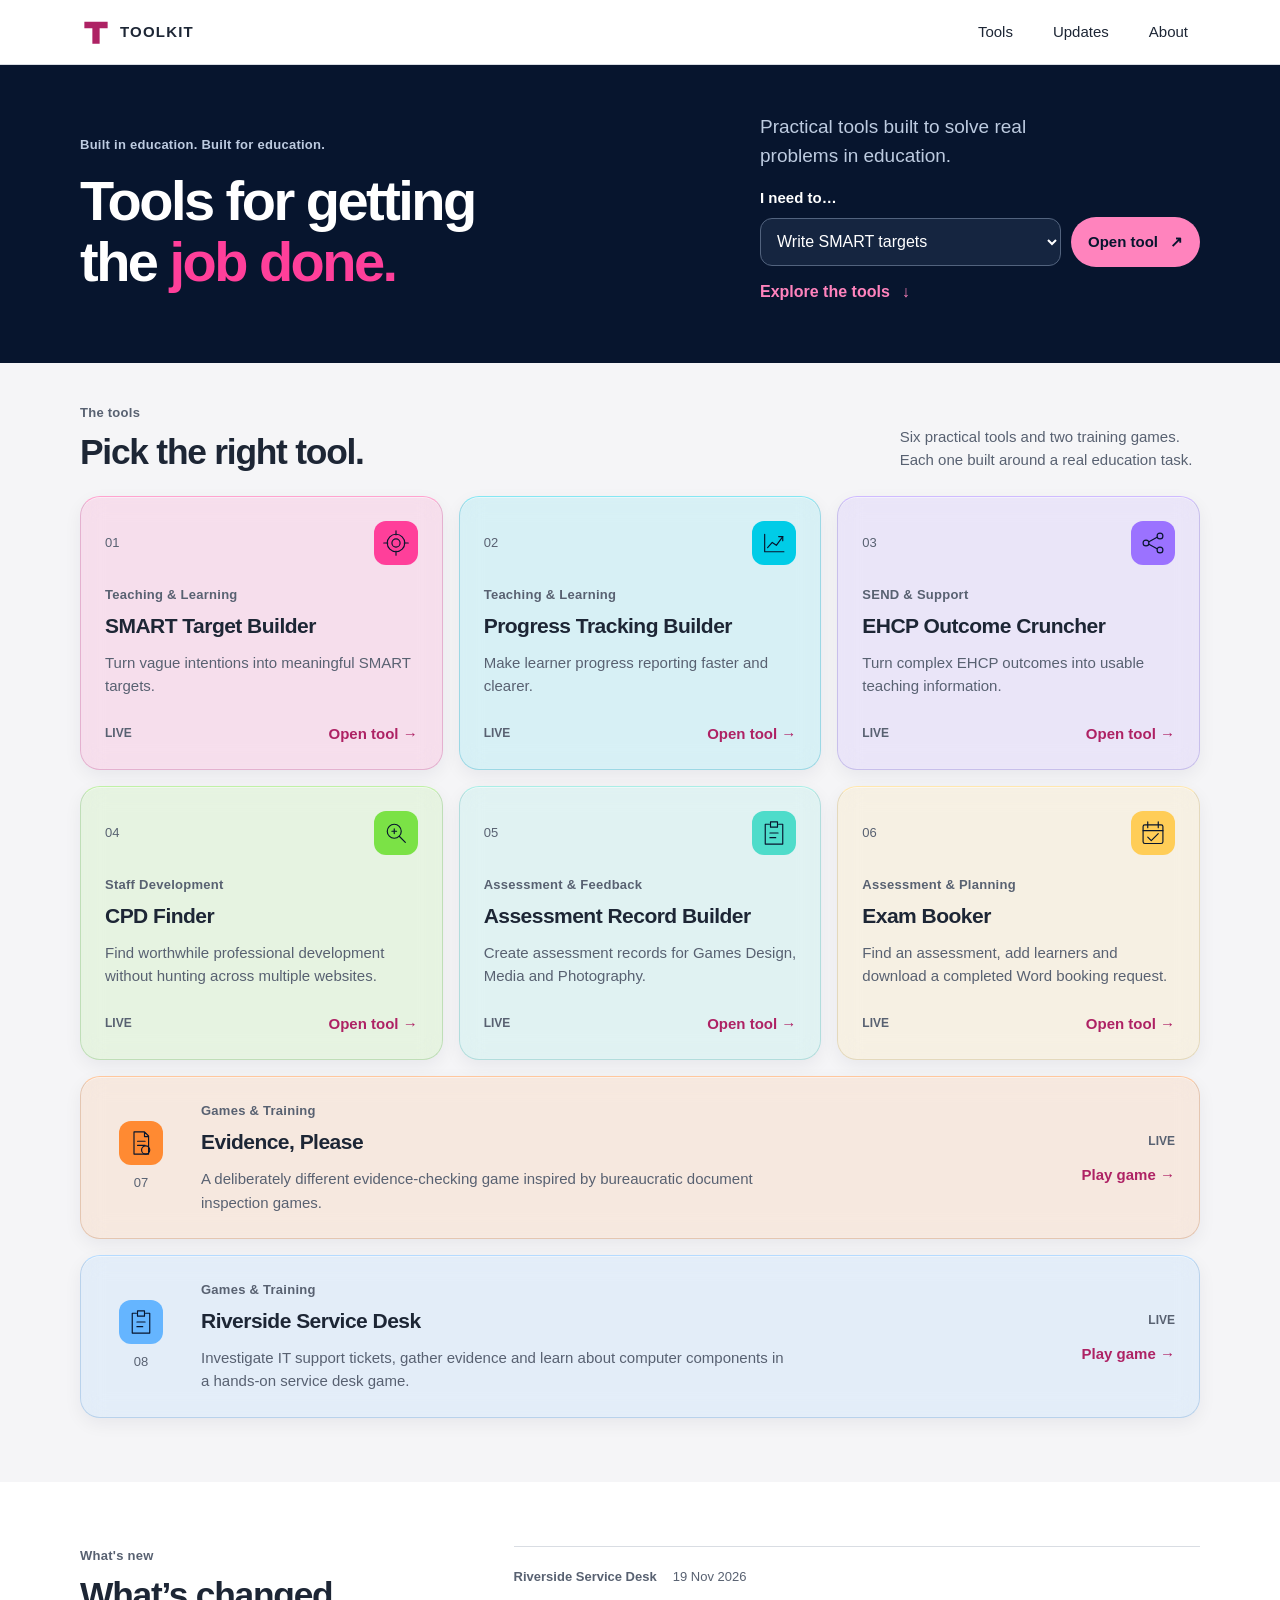
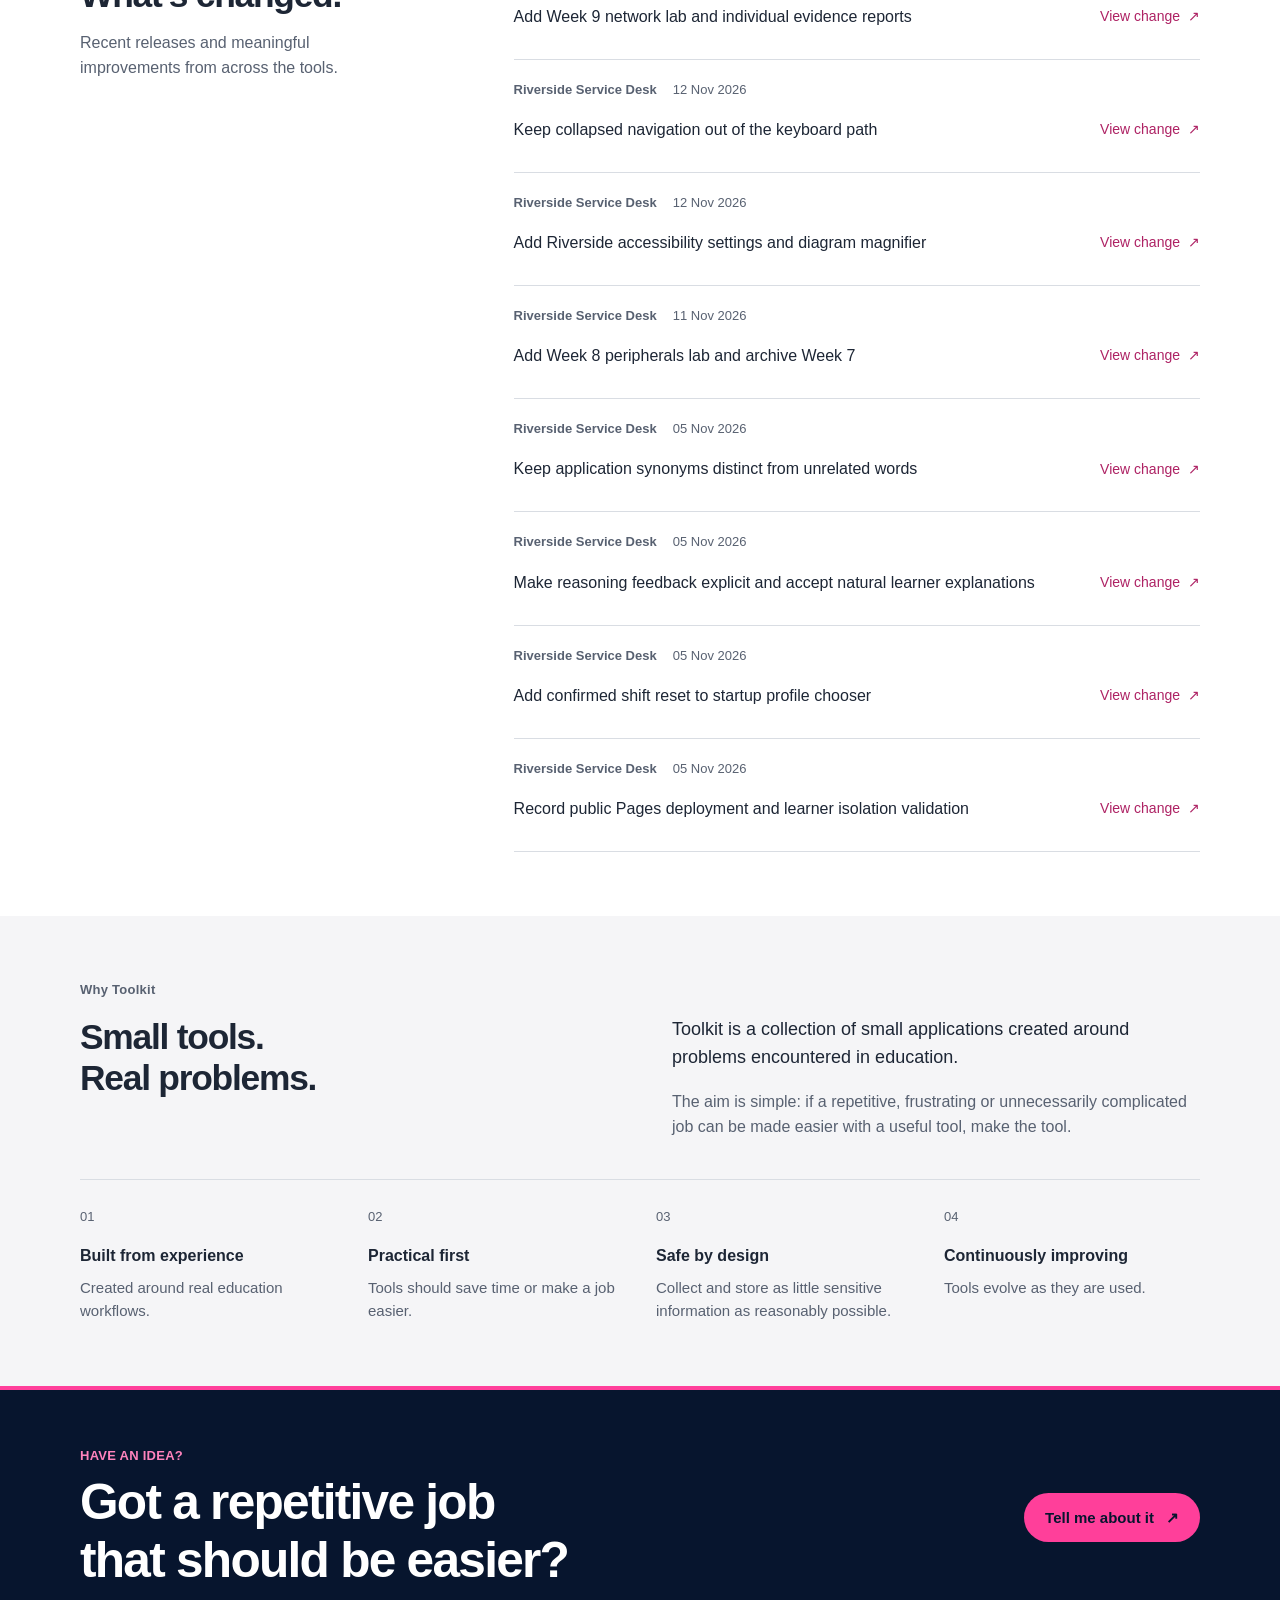
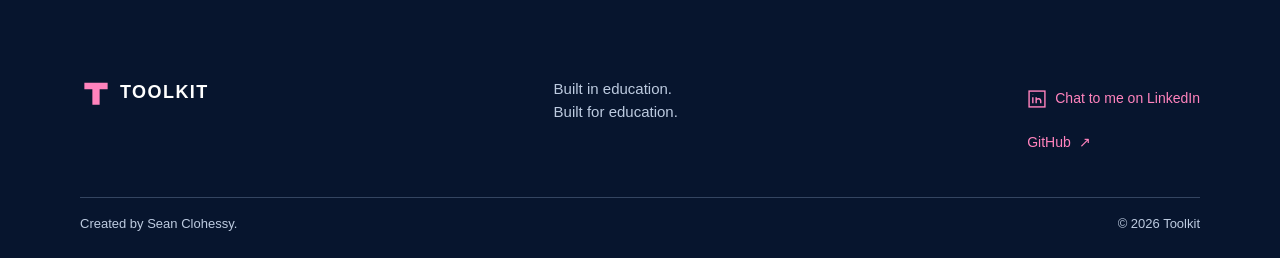
<file: index.html>
<!doctype html>
<html lang="en">
<head>
  <meta charset="utf-8">
  <meta name="viewport" content="width=device-width, initial-scale=1">
  <meta name="description" content="Toolkit: practical tools built to solve real problems in education.">
  <meta name="application-name" content="Toolkit">
  <meta name="theme-color" content="#ffffff" media="(prefers-color-scheme: light)">
  <meta name="theme-color" content="#1e232c" media="(prefers-color-scheme: dark)">
  <link rel="canonical" href="https://edutools.uk/">
  <meta property="og:type" content="website">
  <meta property="og:site_name" content="Toolkit">
  <meta property="og:title" content="Toolkit — Tools for getting the job done">
  <meta property="og:description" content="Practical tools built to solve real problems in education.">
  <meta property="og:url" content="https://edutools.uk/">
  <title>Toolkit — Tools for getting the job done</title>
  <link rel="icon" href="assets/favicon.svg?v=2" type="image/svg+xml">
  <link rel="stylesheet" href="assets/css/styles.css?v=13">
  <script src="assets/js/config.js?v=6" defer></script>
  <script src="assets/js/app.js?v=9" defer></script>
  <script src="assets/js/visits.js?v=1" defer></script>
</head>
<body>
  <a class="skip-link" href="#main">Skip to content</a>
  <header class="site-header" data-header>
    <div class="header-inner wrap">
      <a class="brand" href="#top" aria-label="Toolkit home">
        <svg class="brand-mark" viewBox="0 0 44 44" aria-hidden="true"><path d="M6 8h32v9H27v21H17V17H6Z"/></svg>
        <span>TOOLKIT</span>
      </a>
      <button class="menu-button" type="button" aria-expanded="false" aria-controls="site-nav" data-menu-button>
        <span class="sr-only">Toggle navigation</span><span></span><span></span>
      </button>
      <nav id="site-nav" class="site-nav" aria-label="Main navigation" data-nav>
        <a href="#tools">Tools</a><a href="#updates">Updates</a><a href="#about">About</a>
      </nav>
    </div>
  </header>

  <main id="main">
    <section class="hero" id="top">
      <div class="hero-grid wrap">
        <div class="hero-copy">
          <p class="eyebrow">Built in education. Built for education.</p>
          <h1>Tools for getting<br>the <span>job done.</span></h1>
          <div class="hero-support">
            <p class="hero-intro">Practical tools built to solve real problems in education.</p>
            <div class="task-picker" data-task-picker hidden>
              <label for="tool-task">I need to…</label>
              <div class="task-picker-controls">
                <select id="tool-task" data-task-select></select>
                <a class="button task-picker-open" data-task-open target="_blank" rel="noopener noreferrer">Open tool <span aria-hidden="true">↗</span></a>
              </div>
            </div>
            <a class="hero-link" href="#tools">Explore the tools <span aria-hidden="true">↓</span></a>
          </div>
        </div>
      </div>
    </section>

    <section class="tools-section section" id="tools" aria-labelledby="tools-title">
      <div class="wrap">
        <div class="section-heading">
          <div><p class="section-number">The tools</p><h2 id="tools-title">Pick the right tool.</h2></div>
          <p>Six practical tools and two training games. Each one built around a real education task.</p>
        </div>
        <div class="tool-grid" data-tool-grid></div>
      </div>
    </section>

    <section class="updates-section section" id="updates" aria-labelledby="updates-title">
      <div class="wrap updates-layout">
        <div class="updates-heading">
          <p class="section-number">What's new</p>
          <h2 id="updates-title">What’s changed.</h2>
          <p>Recent releases and meaningful improvements from across the tools.</p>
        </div>
        <div class="updates-list" data-updates aria-live="polite">
          <div class="updates-state">Checking for recent updates…</div>
        </div>
      </div>
    </section>

    <section class="about-section section" id="about" aria-labelledby="about-title">
      <div class="wrap">
        <div class="about-intro">
          <p class="section-number">Why Toolkit</p>
          <h2 id="about-title">Small tools.<br>Real problems.</h2>
          <div><p>Toolkit is a collection of small applications created around problems encountered in education.</p><p>The aim is simple: if a repetitive, frustrating or unnecessarily complicated job can be made easier with a useful tool, make the tool.</p></div>
        </div>
        <div class="principles">
          <article><span>01</span><h3>Built from experience</h3><p>Created around real education workflows.</p></article>
          <article><span>02</span><h3>Practical first</h3><p>Tools should save time or make a job easier.</p></article>
          <article><span>03</span><h3>Safe by design</h3><p>Collect and store as little sensitive information as reasonably possible.</p></article>
          <article><span>04</span><h3>Continuously improving</h3><p>Tools evolve as they are used.</p></article>
        </div>
      </div>
    </section>

    <aside class="idea-strip" aria-labelledby="idea-title">
      <div class="wrap idea-inner"><div><p class="section-number">HAVE AN IDEA?</p><h2 id="idea-title">Got a repetitive job that should be easier?</h2></div><a class="button" href="https://github.com/sean-p-clohessy" target="_blank" rel="noopener noreferrer">Tell me about it <span aria-hidden="true">↗</span></a></div>
    </aside>
  </main>

  <footer class="site-footer">
    <div class="wrap footer-main"><div class="footer-brand"><svg class="brand-mark" viewBox="0 0 44 44" aria-hidden="true"><path d="M6 8h32v9H27v21H17V17H6Z"/></svg><span>TOOLKIT</span></div><p>Built in education.<br>Built for education.</p><div class="footer-links"><a class="linkedin-link" href="https://www.linkedin.com/in/sean-clohessy-39287765/" target="_blank" rel="noopener noreferrer"><svg viewBox="0 0 24 24" aria-hidden="true"><rect x="2.5" y="2.5" width="19" height="19"/><path d="M7 10v7M7 7v.1M11 17v-7M11 13.2c.8-2 5.5-2.4 5.5 1.5V17"/></svg><span>Chat to me on LinkedIn</span></a><a class="github-link" href="https://github.com/sean-p-clohessy" target="_blank" rel="noopener noreferrer">GitHub <span aria-hidden="true">↗</span></a></div></div>
    <div class="wrap footer-bottom"><span>Created by Sean Clohessy.</span><span data-visits hidden><a href="https://hits.sh/edutools.uk/" target="_blank" rel="noopener noreferrer" aria-label="View Toolkit visit totals on Hits (opens in a new tab)" title="Approximate visits since 25 September 2026. Repeat visits may count again."><img data-visits-badge alt="Toolkit total visits" height="20" referrerpolicy="no-referrer"></a></span><span>© <span data-year></span> Toolkit</span></div>
  </footer>
</body>
</html>
</file>
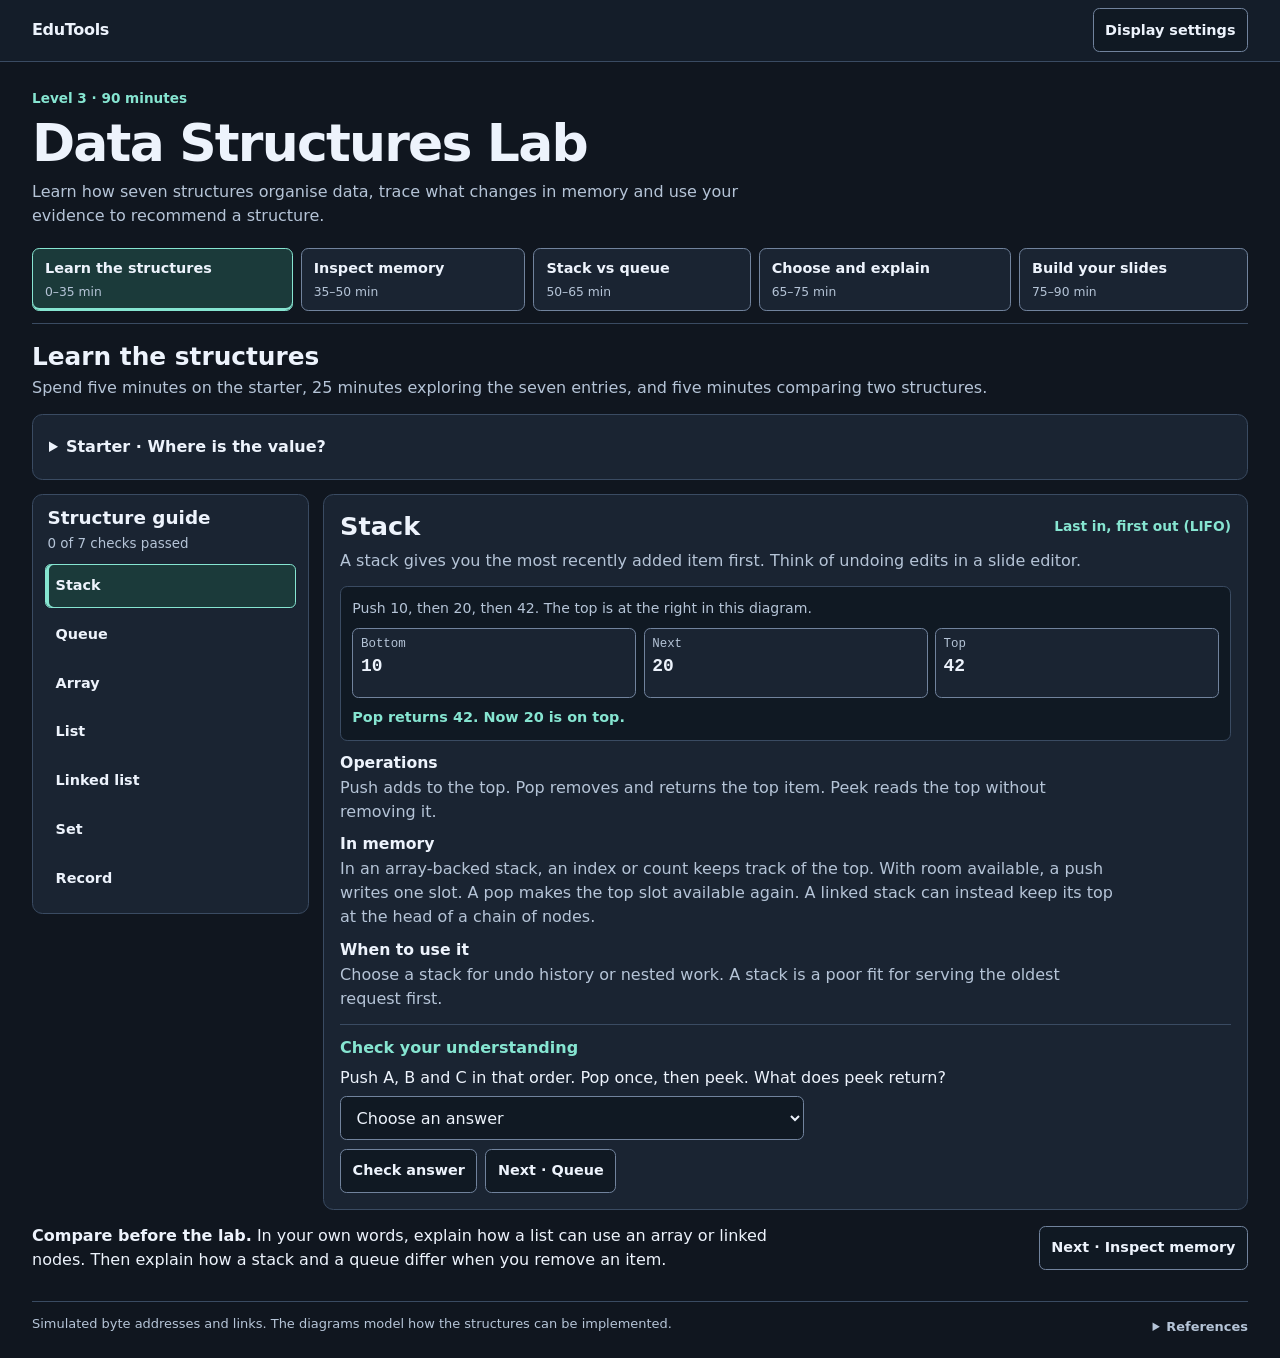
<file: data-structures/index.html>
<!doctype html>
<html lang="en-GB" data-colour-scheme="dark">
<head>
  <meta charset="utf-8">
  <meta name="viewport" content="width=device-width, initial-scale=1">
  <meta name="description" content="A 90-minute Level 3 lesson on stacks, queues, arrays, lists, linked lists, sets and records.">
  <title>Data Structures Lab | EduTools</title>
  <link rel="icon" href="../assets/favicon.svg" type="image/svg+xml">
  <link rel="stylesheet" href="./styles.css?v=2">
  <script type="module" src="./lab.js?v=2"></script>
</head>
<body>
  <a class="skip-link" href="#main">Skip to lab</a>
  <header class="topbar">
    <div class="wrap topbar-inner">
      <a class="brand" href="../">EduTools</a>
      <button type="button" id="display-open" aria-haspopup="dialog">Display settings</button>
    </div>
  </header>
  <main id="main" class="wrap" tabindex="-1">
    <div class="intro">
      <div>
        <p class="eyebrow">Level 3 · 90 minutes</p>
        <h1>Data Structures Lab</h1>
        <p>Learn how seven structures organise data, trace what changes in memory and use your evidence to recommend a structure.</p>
      </div>
    </div>

    <nav aria-label="Lab activities" class="activities">
      <a href="#guide" data-stage="guide" aria-current="page">Learn the structures <span aria-hidden="true">0–35 min</span></a>
      <a href="#memory" data-stage="memory">Inspect memory <span aria-hidden="true">35–50 min</span></a>
      <a href="#flow" data-stage="flow">Stack vs queue <span aria-hidden="true">50–65 min</span></a>
      <a href="#choose" data-stage="choose">Choose and explain <span aria-hidden="true">65–75 min</span></a>
      <a href="#present" data-stage="present">Build your slides <span aria-hidden="true">75–90 min</span></a>
    </nav>

    <fieldset class="representation" id="radix-controls" hidden>
      <legend>Show stored values in</legend>
      <div class="segmented">
        <label><input type="radio" name="format" value="decimal" checked><span>Decimal</span></label>
        <label><input type="radio" name="format" value="binary"><span>Binary</span></label>
        <label><input type="radio" name="format" value="hex"><span>Hex</span></label>
      </div>
      <p class="small muted">The bits and addresses stay the same.</p>
    </fieldset>

    <section class="stage" id="stage-guide" aria-labelledby="guide-heading">
      <div class="stage-heading">
        <h2 id="guide-heading" tabindex="-1">Learn the structures</h2>
        <p>Spend five minutes on the starter, 25 minutes exploring the seven entries, and five minutes comparing two structures.</p>
      </div>
      <details class="panel lesson-starter">
        <summary>Starter · Where is the value?</summary>
        <p>Say what each label tells you. <strong>Index 2</strong>, <strong>address 0x22</strong> and <strong>value 42</strong> describe the same occupied slot.</p>
        <dl class="starter-terms">
          <div><dt>Index 2</dt><dd>The third position when counting from zero.</dd></div>
          <div><dt>Address 0x22</dt><dd>Where the slot sits in this memory model.</dd></div>
          <div><dt>Value 42</dt><dd>What the slot holds. <code>0010 1010</code> and <code>0x2A</code> show that same value.</dd></div>
        </dl>
        <p>Tell a partner which of the three labels would change if the same value moved to the next slot in this array.</p>
      </details>
      <div class="guide-layout">
        <aside class="panel guide-index" aria-labelledby="guide-index-heading">
          <h3 id="guide-index-heading">Structure guide</h3>
          <p class="small muted" id="guide-progress"></p>
          <nav id="structure-links" aria-label="Structures"></nav>
        </aside>
        <article class="panel guide-article" id="structure-entry"></article>
      </div>
      <div class="takeaway">
        <p><strong>Compare before the lab.</strong> In your own words, explain how a list can use an array or linked nodes. Then explain how a stack and a queue differ when you remove an item.</p>
        <a class="button" href="#memory">Next · Inspect memory</a>
      </div>
    </section>

    <section class="stage" id="stage-memory" aria-labelledby="memory-heading" hidden>
      <div class="stage-heading">
        <h2 id="memory-heading" tabindex="-1">Inspect memory</h2>
        <p>Predict the address of array index 2, then find the third value in both models. Before inserting 15, predict which values will move.</p>
      </div>
      <div class="comparison">
        <article class="panel" aria-labelledby="array-heading">
          <div class="panel-heading">
            <h3 id="array-heading">Array-backed list</h3>
            <span class="model-label">Consecutive slots</span>
          </div>
          <p>Each slot in this model takes one byte. The list can grow by moving to a larger backing array.</p>
          <div class="diagram" id="array-diagram"></div>
          <p class="rule">Address = start address + index × bytes per slot</p>
          <div class="trace-controls">
            <p class="trace-result" id="array-result" aria-live="polite"></p>
            <p class="next-action" id="array-next"></p>
            <div class="button-row">
              <button type="button" class="primary" id="array-step" aria-describedby="array-next">Step array</button>
              <button type="button" id="array-reset">Reset array</button>
            </div>
          </div>
        </article>
        <article class="panel" aria-labelledby="linked-heading">
          <div class="panel-heading">
            <h3 id="linked-heading">Linked list</h3>
            <span class="model-label">Nodes and links</span>
          </div>
          <p>Each node holds a value and the address of the next node. The head points to the first node.</p>
          <div class="diagram" id="linked-diagram"></div>
          <p class="rule">To find index 2, start at the head and follow two links.</p>
          <div class="trace-controls">
            <p class="trace-result" id="linked-result" aria-live="polite"></p>
            <p class="next-action" id="linked-next"></p>
            <div class="button-row">
              <button type="button" class="primary" id="linked-step" aria-describedby="linked-next">Step linked list</button>
              <button type="button" id="linked-reset">Reset linked list</button>
            </div>
          </div>
        </article>
      </div>
      <div class="panel observation">
        <label class="field" for="memory-note">Your memory finding</label>
        <p id="memory-prompt">Record the address read by the array, the addresses visited by the linked list, and what each model had to change when inserting 15. Use the value display switch to check that the addresses stay the same.</p>
        <textarea id="memory-note" aria-describedby="memory-prompt" rows="3" maxlength="1500"></textarea>
      </div>
      <div class="takeaway">
        <p><strong>Explain the trade-off.</strong> An array can jump straight to a known index. A linked list can insert by changing links once the insertion point is known.</p>
        <a class="button" href="#flow">Next · Stack vs queue</a>
      </div>
    </section>

    <section class="stage" id="stage-flow" aria-labelledby="flow-heading" hidden>
      <div class="stage-heading">
        <h2 id="flow-heading" tabindex="-1">Stack vs queue</h2>
        <p>Step through the same operations on both structures. Predict which value comes out first.</p>
      </div>
      <div class="comparison">
        <article class="panel" aria-labelledby="stack-heading">
          <div class="panel-heading">
            <h3 id="stack-heading">Stack</h3>
            <span class="model-label">Last in, first out</span>
          </div>
          <p>Push and pop both happen at the top.</p>
          <div class="diagram" id="stack-diagram"></div>
          <p class="rule" id="stack-rule"></p>
        </article>
        <article class="panel" aria-labelledby="queue-heading">
          <div class="panel-heading">
            <h3 id="queue-heading">Circular queue</h3>
            <span class="model-label">First in, first out</span>
          </div>
          <p>Enqueue at the rear and dequeue from the front. The next write wraps to the first slot when there is room.</p>
          <div class="diagram" id="queue-diagram"></div>
          <p class="rule" id="queue-rule"></p>
        </article>
      </div>
      <div class="panel flow-console">
        <p class="trace-result" id="flow-result" aria-live="polite"></p>
        <p class="next-action" id="flow-next"></p>
        <fieldset class="prediction" id="prediction" hidden>
          <legend>Which value comes out first?</legend>
          <label>Stack <select id="predict-stack"></select></label>
          <label>Queue <select id="predict-queue"></select></label>
        </fieldset>
        <p id="prediction-feedback" role="status" hidden></p>
        <div class="button-row">
          <button type="button" class="primary" id="flow-step" aria-describedby="flow-next">Step both</button>
          <button type="button" id="flow-reset">Reset both</button>
        </div>
      </div>
      <div class="panel observation">
        <label class="field" for="flow-note">Your stack and queue finding</label>
        <p id="flow-prompt">Record the first value removed from each structure and explain the difference. When 7 enters the queue, where is it stored, and when will it leave relative to 20?</p>
        <textarea id="flow-note" aria-describedby="flow-prompt" rows="3" maxlength="1500"></textarea>
      </div>
      <div class="takeaway">
        <p><strong>Watch the queue after the removal.</strong> The front moves. Later, a new value uses the freed slot and goes to the back of the queue.</p>
        <a class="button" href="#choose">Next · Choose and explain</a>
      </div>
    </section>

    <section class="stage" id="stage-choose" aria-labelledby="choose-heading" hidden>
      <div class="stage-heading">
        <h2 id="choose-heading" tabindex="-1">Choose and explain</h2>
        <p>Match each job to a structure. Use something you observed to explain one of your choices.</p>
      </div>
      <div class="choice-grid" id="choice-grid"></div>
      <div class="panel observation">
        <label class="field" for="explanation">Your recommendation</label>
        <p id="explanation-prompt">Design a small print system. Choose what holds each job’s details, what controls the waiting order, and what records which IDs have already printed. Justify one choice using something you observed in the lab.</p>
        <textarea id="explanation" aria-describedby="explanation-prompt" rows="4" maxlength="1500"></textarea>
      </div>
      <div class="takeaway">
        <p><strong>Compare with a partner.</strong> Explain how the structures you chose work together in one system.</p>
        <a class="button" href="#present">Next · Build your slides</a>
      </div>
    </section>

    <section class="stage" id="stage-present" aria-labelledby="present-heading" hidden>
      <div class="stage-heading">
        <h2 id="present-heading" tabindex="-1">Build your slides</h2>
        <p>Use the final 15 minutes to make a short presentation in your own words. Copy your trace to get the addresses, results and notes from your work.</p>
      </div>
      <section class="panel evidence" aria-labelledby="evidence-heading">
        <h3 id="evidence-heading">Four slides to hand in</h3>
        <ol class="slide-plan">
          <li><strong>Array, list and linked list.</strong> Explain what makes a list a list. Sketch how an array-backed list and a linked list reach index 2 or insert 15.</li>
          <li><strong>Stack and queue.</strong> Show the same three inputs and the first value removed from each. Explain what the top and front markers tell you.</li>
          <li><strong>Set and record.</strong> Give one example of each from the print system. Show what happens to a duplicate ID and name two fields in a job record.</li>
          <li><strong>Your recommendation.</strong> Explain how the print system’s structures work together. Use one lab observation to justify a choice, then say what would change if urgent jobs had to go first.</li>
        </ol>
        <p class="handoff">Check that every slide has a concrete example and that your memory sketch distinguishes an address from its value. Submit one presentation with your name on it.</p>
        <div class="button-row">
          <button type="button" class="primary" id="copy-trace">Copy trace</button>
          <span id="copy-status" role="status"></span>
        </div>
        <p class="small muted save-note">Your work stays in this tab. Copy the trace before closing it.</p>
        <details id="trace-preview">
          <summary>View trace text</summary>
          <label class="visually-hidden" for="trace-text">Trace text</label>
          <textarea id="trace-text" rows="8" readonly></textarea>
        </details>
      </section>
    </section>

    <noscript><p class="panel">Enable JavaScript in your browser to use the guide and run the memory models.</p></noscript>
  </main>
  <footer class="wrap footer">
    <p>Simulated byte addresses and links. The diagrams model how the structures can be implemented.</p>
    <details class="references">
      <summary>References</summary>
      <ul>
        <li><a href="https://opendatastructures.org/newhtml/ods/latex/arrays.html">Open Data Structures · Array-based lists, stacks and queues</a></li>
        <li><a href="https://opendatastructures.org/ods-cpp/3_Linked_Lists.html">Open Data Structures · Linked lists</a></li>
        <li><a href="https://www.opendatastructures.org/ods-cpp/1_2_Interfaces.html">Open Data Structures · List and set interfaces</a></li>
        <li><a href="https://docs.oracle.com/en/java/javase/26/language/records.html">Oracle · Record classes</a></li>
      </ul>
    </details>
  </footer>

  <dialog id="display-dialog" aria-labelledby="display-title">
    <form method="dialog">
      <div class="panel-heading">
        <h2 id="display-title">Display settings</h2>
        <button type="submit" autofocus>Done</button>
      </div>
      <label class="field">Colour scheme
        <select id="colour-scheme">
          <option value="system">Match device</option>
          <option value="light">Light</option>
          <option value="dark">Dark</option>
          <option value="high-contrast">High contrast</option>
        </select>
      </label>
      <label class="field">Text size
        <select id="text-size">
          <option value="standard">Standard</option>
          <option value="large">Large</option>
          <option value="extra-large">Extra large</option>
        </select>
      </label>
      <button type="button" id="display-reset">Reset display settings</button>
    </form>
  </dialog>
</body>
</html>
</file>
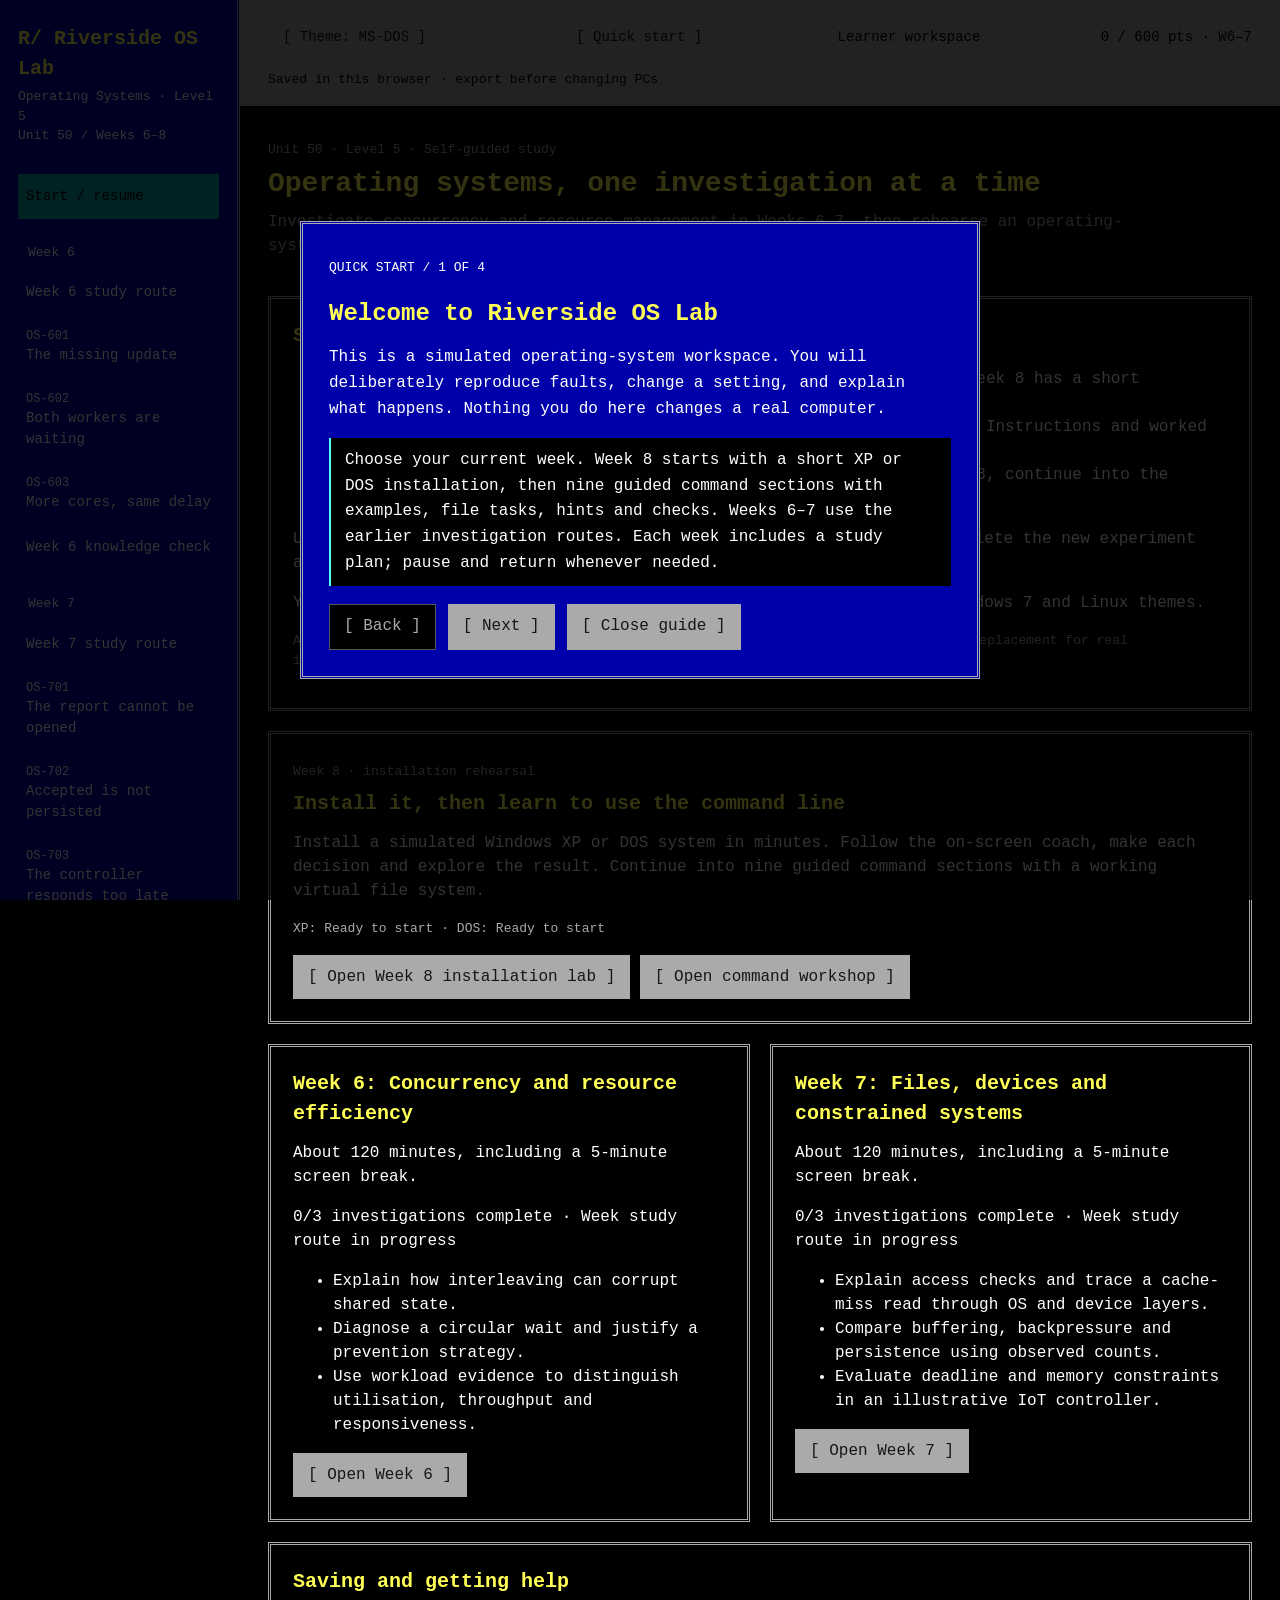
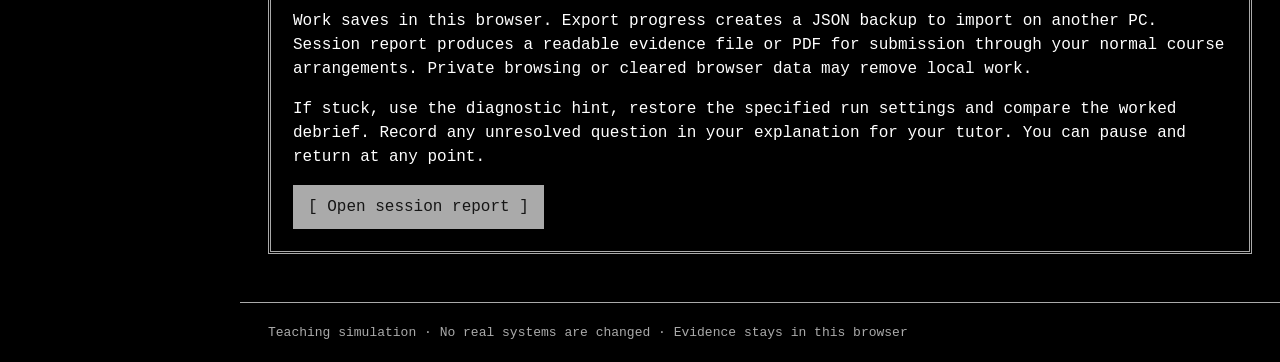
<file: os/index.html>
<!doctype html><html lang="en"><head><meta charset="utf-8"><meta name="viewport" content="width=device-width, initial-scale=1"><meta name="description" content="Interactive Level 5 operating systems investigations: concurrency, files, devices and guided operating-system installation."><title>Riverside OS Lab</title><link rel="stylesheet" href="styles.css?v=commands-1"><link rel="stylesheet" href="installer.css?v=commands-1"><link rel="stylesheet" href="commands.css?v=commands-1"></head><body><a class="skip" href="#main">Skip to investigation</a><div class="shell"><aside><div class="brand"><span>R/</span> Riverside OS Lab</div><div class="scope">Operating Systems · Level 5<br>Unit 50 / Weeks 6–8</div><nav id="nav" aria-label="Investigations"></nav><div class="utility"><button id="help">How to use this lab</button><button id="rename">Set name / alias</button><button id="export">Export progress</button><button id="import">Import progress</button><input id="file" type="file" accept=".json,application/json" hidden><a href="resources.html">Teaching resources</a></div></aside><div><div class="top"><button id="menu" class="menu" aria-expanded="false">Menu</button><button id="themeButton" aria-haspopup="dialog">Theme: MS-DOS</button><button id="helpTop">Quick start</button><span class="identity" id="learner">Learner workspace</span><strong id="points">0 / 600 pts</strong><span id="saveState" class="saved" role="status"></span></div><div id="message" role="status"></div><main id="main" class="workspace" tabindex="-1"></main><footer>Teaching simulation · No real systems are changed · Evidence stays in this browser</footer></div></div><noscript><p>This lab requires JavaScript. Use the teaching resources for printable explanations and worked examples.</p></noscript><script src="models.js?v=commands-1"></script><script src="learning.js?v=commands-1"></script><script src="command-model.js?v=commands-1"></script><script src="command-lab.js?v=commands-1"></script><script src="installer.js?v=commands-1"></script><script src="app.js?v=commands-1"></script></body></html>
</file>
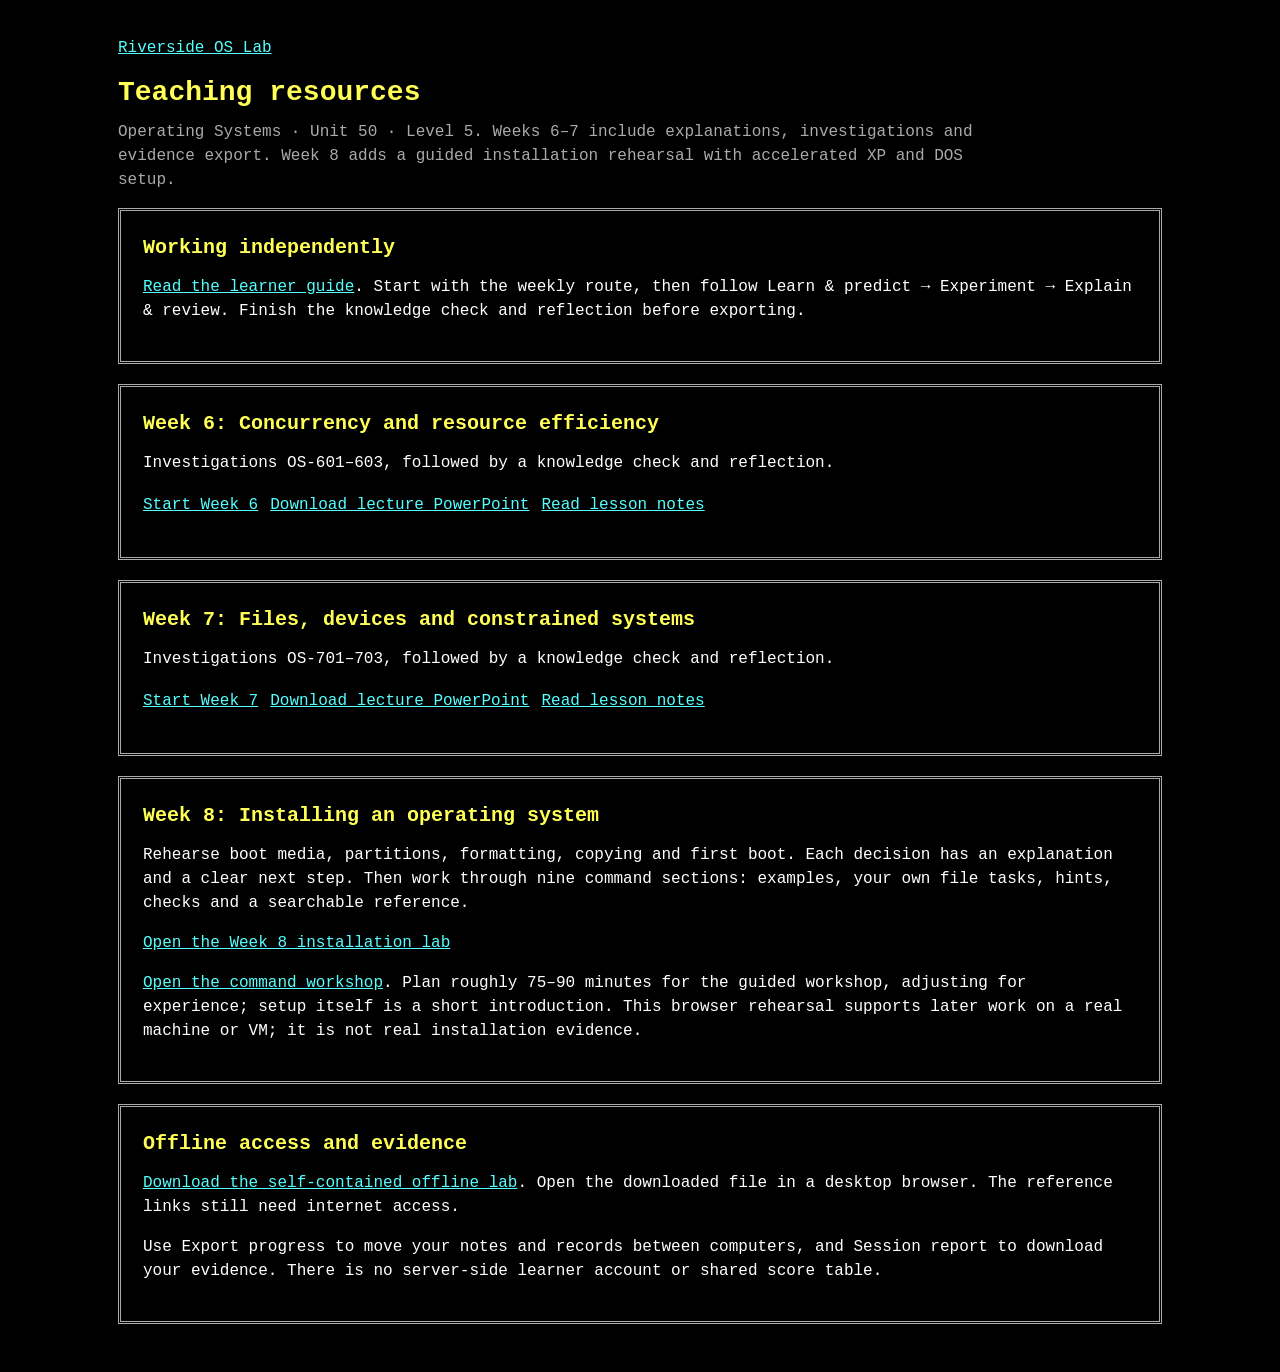
<file: os/resources.html>
<!doctype html><html lang="en"><head><meta charset="utf-8"><meta name="viewport" content="width=device-width,initial-scale=1"><title>Teaching resources</title><link rel="stylesheet" href="styles.css?v=guided-2"></head><body><main class="workspace" style="max-width:1100px"><p><a href="index.html">Riverside OS Lab</a></p><h1>Teaching resources</h1><p class="brief">Operating Systems · Unit 50 · Level 5. Weeks 6–7 include explanations, investigations and evidence export. Week 8 adds a guided installation rehearsal with accelerated XP and DOS setup.</p><section class="panel"><h2>Working independently</h2><p><a href="self-guided.html">Read the learner guide</a>. Start with the weekly route, then follow Learn &amp; predict → Experiment → Explain &amp; review. Finish the knowledge check and reflection before exporting.</p></section><section class="panel"><h2>Week 6: Concurrency and resource efficiency</h2><p>Investigations OS-601–603, followed by a knowledge check and reflection.</p><div class="controls"><a href="index.html#week6">Start Week 6</a><a href="Operating_Systems_Week6_Lecture.pptx">Download lecture PowerPoint</a><a href="week6.html">Read lesson notes</a></div></section><section class="panel"><h2>Week 7: Files, devices and constrained systems</h2><p>Investigations OS-701–703, followed by a knowledge check and reflection.</p><div class="controls"><a href="index.html#week7">Start Week 7</a><a href="Operating_Systems_Week7_Lecture.pptx">Download lecture PowerPoint</a><a href="week7.html">Read lesson notes</a></div></section><section class="panel"><h2>Week 8: Installing an operating system</h2><p>Rehearse boot media, partitions, formatting, copying and first boot. Each decision has an explanation and a clear next step. Then work through nine command sections: examples, your own file tasks, hints, checks and a searchable reference.</p><p><a href="index.html#week8">Open the Week 8 installation lab</a></p><p><a href="index.html#commands">Open the command workshop</a>. Plan roughly 75–90 minutes for the guided workshop, adjusting for experience; setup itself is a short introduction. This browser rehearsal supports later work on a real machine or VM; it is not real installation evidence.</p></section><section class="panel"><h2>Offline access and evidence</h2><p><a href="Riverside_OS_Lab_Offline.html" download>Download the self-contained offline lab</a>. Open the downloaded file in a desktop browser. The reference links still need internet access.</p><p>Use Export progress to move your notes and records between computers, and Session report to download your evidence. There is no server-side learner account or shared score table.</p></section></main></body></html>
</file>
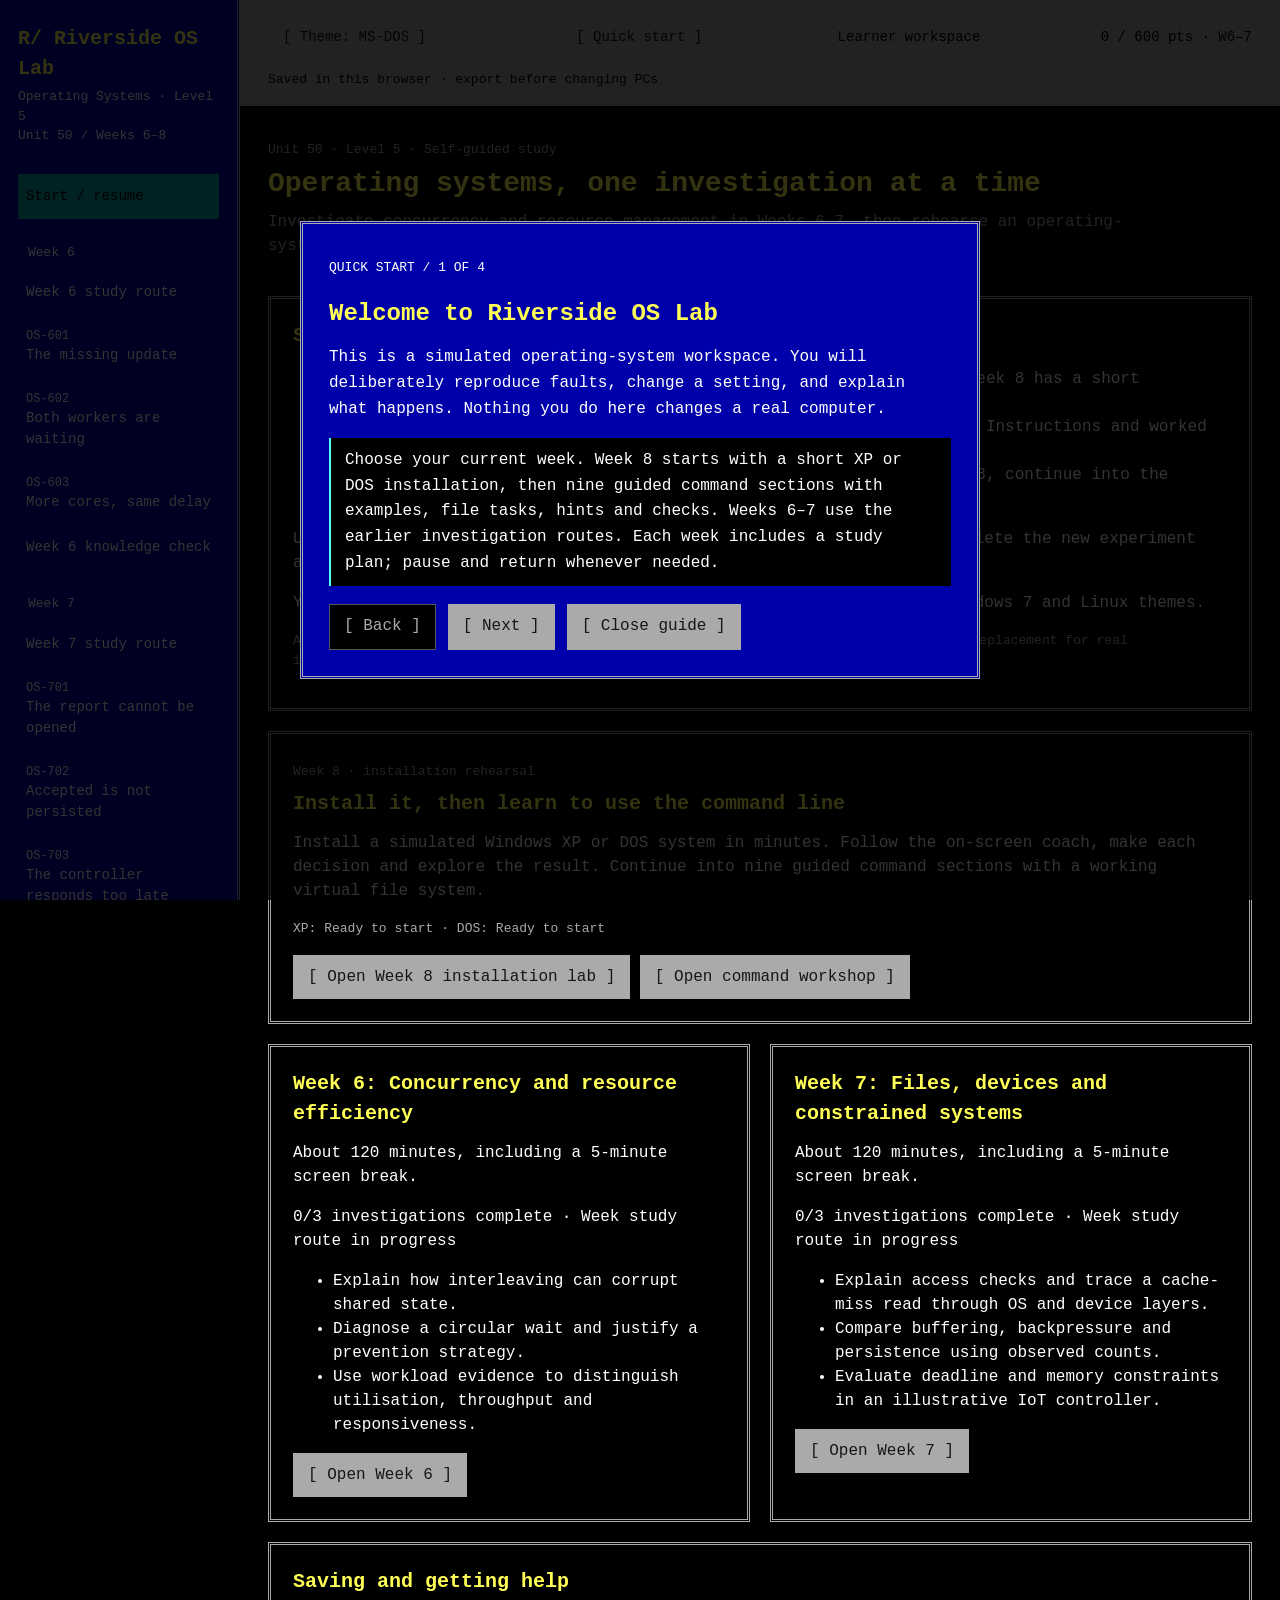
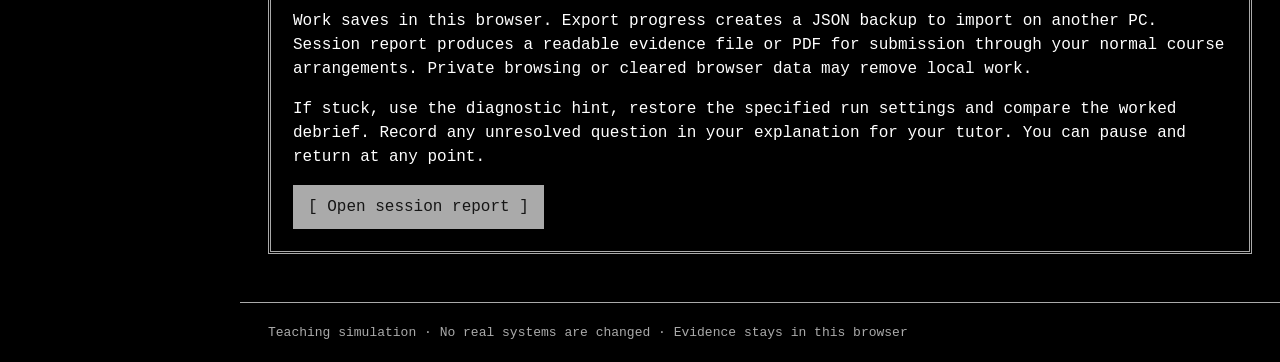
<file: os/Riverside_OS_Lab_Offline.html>
<!doctype html><html lang="en"><head><meta charset="utf-8"><meta name="viewport" content="width=device-width, initial-scale=1"><meta name="description" content="Interactive Level 5 operating systems investigations: concurrency, files, devices and guided operating-system installation."><title>Riverside OS Lab</title><style>:root{--ground:#000000;--surface:#000000;--raised:#0000aa;--text:#ffffff;--muted:#aaaaaa;--line:#aaaaaa;--accent:#55ffff;--warn:#ffff55;--good:#55ff55;--font:'Courier New',Consolas,monospace;--mono:Consolas,'Courier New',monospace}
*{box-sizing:border-box}body{margin:0;background:var(--ground);color:var(--text);font:16px/1.5 var(--font)}button,input,select,textarea{font:inherit}button,a,input,select,textarea{outline-offset:4px} :focus-visible{outline:2px solid var(--accent)}a{color:var(--accent)}button{background:transparent;border:1px solid #aaaaaa;border-radius:0;color:var(--text);padding:9px 14px;cursor:pointer;min-height:42px}button:hover{background:#555555}button:disabled{color:#aaaaaa;border-color:#555555;cursor:not-allowed}button.primary{background:#aaaaaa;color:#000000;border-color:#aaaaaa}button.active{border-bottom:1px solid var(--accent)}input,select,textarea{background:var(--surface);border:1px solid #aaaaaa;color:var(--text);border-radius:0;padding:9px;max-width:100%}select{min-height:42px}textarea{width:100%;min-height:110px;resize:vertical}label{display:block;margin:12px 0 6px;color:var(--muted);font-size:14px}h1{font-size:28px;line-height:1.2;margin:0 0 10px}h2{font-size:20px;margin:0 0 12px}h3{font-size:16px;margin:0 0 10px}p{margin:8px 0 16px}small,.small{font-size:13px;color:var(--muted)}.muted{color:var(--muted)}.mono,code,pre{font-family:var(--mono);font-variant-numeric:tabular-nums}code{color:var(--accent)}.skip{position:absolute;top:-80px}.skip:focus{top:5px;background:#111;z-index:5;padding:12px}.shell{display:grid;grid-template-columns:240px minmax(0,1fr);min-height:100vh}aside{border-right:1px solid var(--line);padding:24px 18px;position:sticky;top:0;height:100vh;overflow:auto}.brand{font-size:21px;font-weight:700;letter-spacing:-.5px;margin-bottom:3px}.brand span{color:var(--accent);font-family:var(--mono)}.scope{font-size:13px;color:var(--muted);margin-bottom:28px}.navgroup{font-size:13px;color:var(--muted);margin:24px 10px 8px}nav button{border:0;border-radius:0;text-align:left;width:100%;padding:12px 8px;font-size:14px}nav button[aria-current=page]{border-bottom:1px solid var(--accent);background:#0000aa}.navid{font-family:var(--mono);font-size:12px;color:var(--muted);display:block}.utility{border-top:1px solid var(--line);margin-top:24px;padding-top:16px}.utility button{width:100%;margin-bottom:8px;text-align:left}.top{border-bottom:1px solid var(--line);padding:16px 28px;display:flex;align-items:center;justify-content:space-between;gap:18px;flex-wrap:wrap;font-size:14px}.top strong{font-family:var(--mono);font-weight:400}.workspace{padding:28px;max-width:1540px;margin:auto}header.case{display:flex;justify-content:space-between;align-items:flex-start;gap:24px;margin-bottom:22px}.eyebrow{font:13px var(--mono);color:var(--muted);margin-bottom:10px}.brief{max-width:860px;color:var(--muted)}.grid{display:grid;grid-template-columns:minmax(0,1.65fr) minmax(270px,1fr);gap:20px;align-items:start}.panel{background:var(--surface);padding:22px;border:1px solid #555555;border-radius:0;margin-bottom:20px;min-width:0}.wide{grid-column:1/-1}.controls{display:flex;align-items:end;gap:12px;flex-wrap:wrap;margin:18px 0}.controls label{margin-top:0}.controls>div{flex:1;min-width:145px}.metrics{display:flex;gap:24px;flex-wrap:wrap;border-top:1px solid var(--line);border-bottom:1px solid var(--line);padding:16px 0;margin:16px 0}.metric{flex:1;min-width:110px}.metric span{display:block;font-size:13px;color:var(--muted)}.metric strong{display:block;font:28px var(--mono);padding-top:5px;font-weight:400}.tablewrap{max-width:100%;overflow:auto}table{border-collapse:collapse;width:100%;font-size:14px}th{font-size:13px;color:var(--muted);font-weight:400;text-align:left}td,th{padding:10px 8px;border-bottom:1px solid #555555;vertical-align:top}td.num,th.num{text-align:right;font-variant-numeric:tabular-nums}.trace{font:14px/1.65 var(--mono);max-height:290px;overflow:auto;margin:14px 0 0;padding:14px 14px 14px 36px;background:#000000}.trace li{padding:3px 0}.notice{border-left:2px solid var(--accent);padding:10px 14px;background:#0000aa;color:var(--muted);margin:14px 0}.feedback{padding:12px 0;color:var(--warn);min-height:24px}.ok{color:var(--good)}.checks{list-style:none;padding:0}.checks li{padding:7px 0;border-bottom:1px solid #555555;font-size:14px}.checks .yes{color:var(--good)}.bar{height:10px;background:#555555;position:relative;margin:12px 0}.bar>span{display:block;height:100%;background:var(--accent);max-width:100%}.steps{display:grid;grid-template-columns:1fr 1fr;gap:14px}.thread{padding:16px;background:var(--raised);border-top:1px solid var(--line)}.thread strong{font:20px var(--mono)}.thread p{font-size:14px}.thread button{width:100%}.reportitem{padding:20px 0;border-bottom:1px solid var(--line)}.saved{color:var(--muted);font-size:13px}details{margin:15px 0}summary{cursor:pointer;color:var(--accent)}details p,details li{color:var(--muted)}.flow{display:flex;flex-wrap:wrap;gap:8px;margin:16px 0}.flow span{padding:7px 10px;border:1px solid var(--line);font-size:14px}.flow span.on{border-bottom-color:var(--accent)}.timeline{display:flex;min-width:560px;height:52px;margin:16px 0}.tick{flex:1;border:1px solid #555;display:flex;align-items:center;justify-content:center;position:relative;font:12px var(--mono)}.tick.control{border-top:3px solid var(--accent)}.tick span{position:absolute;bottom:-24px;color:var(--muted)}.legend{margin:34px 0 14px;font-size:13px;color:var(--muted)}.menu{display:none}.resources li{margin:12px 0}.reporttext{white-space:pre-wrap;overflow-wrap:anywhere}.toast{padding:12px 28px;background:#0000aa;color:var(--text)}.empty{color:var(--muted);padding:16px 0}footer{padding:20px 28px;border-top:1px solid var(--line);font-size:13px;color:var(--muted)}@media(min-width:1600px){.workspace{padding:36px}}@media(max-width:1000px){.grid{grid-template-columns:1fr}.shell{grid-template-columns:210px minmax(0,1fr)}aside{padding:20px 12px}.workspace{padding:22px}}@media(max-width:700px){.shell{display:block}aside{position:static;height:auto;display:none;border-right:0;border-bottom:1px solid var(--line)}body.menuopen aside{display:block}.menu{display:inline-block}.top{padding:12px 16px}.workspace{padding:20px 14px}header.case{display:block}.panel{padding:16px}.steps{grid-template-columns:1fr}.metrics{gap:16px}h1{font-size:25px}.controls{align-items:stretch}.controls>div{min-width:100%}.controls button{flex:1}.metric strong{font-size:25px}.top .identity{display:none}}@media print{body{background:white;color:black}aside,.top,.controls,button,.utility,footer{display:none!important}.shell,.grid{display:block}.panel{background:white;color:black;border-color:#ddd;break-inside:avoid}.muted,small,.small{color:#333}.workspace{padding:0}h1{font-size:24px}.reporttext{color:black}a{color:black}}
.timeline{margin-bottom:36px}.legend{margin-top:14px}
header.case>button{flex:none;white-space:nowrap}

/* DOS text-mode palette: black console, blue panes, cyan selection, yellow headings. */
@media screen{
 aside{background:#0000aa;border-right:3px double #aaaaaa}
 .brand,.brand span,h1,h2,h3{color:#ffff55}
 .brand{letter-spacing:0;font-size:20px}
 aside .scope,aside .navgroup,aside .navid{color:#ffffff}
 nav button{background:transparent;color:#ffffff}
 nav button:hover{background:#aaaaaa;color:#000000}
 nav button[aria-current=page]{background:#00aaaa;color:#000000;border-bottom:0}
 nav button[aria-current=page] .navid,nav button:hover .navid{color:#000000}
 .top{background:#aaaaaa;color:#000000;border-bottom:0}
 .top .saved,.top .muted{color:#000000}
 .panel{border:3px double #aaaaaa}
 button{background:#aaaaaa;color:#000000;border:1px solid #ffffff}
 button:hover,button.primary{background:#55ffff;color:#000000;border-color:#55ffff}
 button:disabled{background:#000000;color:#aaaaaa;border-color:#555555}
 aside .utility button{background:#0000aa;color:#ffffff}
 aside .utility button:hover{background:#aaaaaa;color:#000000}
 input,select,textarea{background:#000000;color:#ffffff;border-color:#aaaaaa}
 .thread{border:1px solid #aaaaaa;color:#ffffff}
 .trace{border:1px solid #555555;color:#aaaaaa}
 .notice{color:#ffffff}
 .metric strong{color:#ffffff}
 .tick{background:#0000aa;color:#ffffff}
 .tick.control{background:#00aaaa;color:#000000;border-top-color:#55ffff}
 .toast{color:#ffffff}
 ::selection{background:#aaaaaa;color:#000000}
}

@media(max-width:1000px){header.case{display:block}header.case>button{margin-top:8px}}

.guide{width:min(680px,calc(100% - 28px));max-height:calc(100dvh - 32px);overflow:auto;background:#0000aa;color:#ffffff;border:3px double #aaaaaa;padding:26px;font:16px/1.6 var(--font)}
.guide::backdrop{background:rgba(0,0,0,.8)}.guide h2{color:#ffff55;font-size:24px}.guide .small{color:#ffffff}.guide .notice{background:#000;color:#fff}.guide .controls{margin-bottom:0}.guide h2:focus{outline:none}
@media(max-width:700px){.guide{padding:18px}.guide .controls button{flex:auto}}
@media print{.guide{display:none!important}}

.theme-options{display:grid;grid-template-columns:1fr 1fr;gap:12px;margin:20px 0}.theme-choice{text-align:left;display:flex;flex-direction:column;gap:8px;padding:16px}.theme-choice>span:last-child{font-size:13px}.theme-choice[aria-pressed=true]{outline:3px solid var(--accent);outline-offset:2px}.theme-swatch{display:block;width:100%;height:24px;border:1px solid currentColor}.swatch-dos{background:linear-gradient(90deg,#000 50%,#0000aa 50%,#0000aa 80%,#00aaaa 80%)}.swatch-xp{background:linear-gradient(90deg,#245edb 50%,#ece9d8 50%,#ece9d8 80%,#37852b 80%)}.swatch-seven{background:linear-gradient(90deg,#b8d8ee 50%,#fff 50%,#fff 80%,#236491 80%)}.swatch-linux{background:linear-gradient(90deg,#3d2438 50%,#faf9f7 50%,#faf9f7 80%,#b83b10 80%)}
@media screen{
html[data-theme=xp]{--ground:#d6e5f7;--surface:#fff;--raised:#ece9d8;--text:#17233a;--muted:#4c5665;--line:#a4b2c4;--accent:#154fbd;--warn:#914700;--good:#26701e;--font:Tahoma,'Segoe UI',sans-serif;--chrome:#245edb;--chromeText:#fff;--selected:#d3e5ff;--button:#ece9d8;--radius:5px}
html[data-theme=seven]{--ground:#d8e8f2;--surface:#fff;--raised:#edf4fa;--text:#172d3e;--muted:#4b6171;--line:#a4bece;--accent:#155d8d;--warn:#8b4900;--good:#256b3b;--font:'Segoe UI',Arial,sans-serif;--chrome:#c3dfef;--chromeText:#18394f;--selected:#c6e5f8;--button:#edf4fa;--radius:7px}
html[data-theme=linux]{--ground:#eeeae7;--surface:#fff;--raised:#f2eeeb;--text:#2e2930;--muted:#625767;--line:#bbb1ba;--accent:#a8340c;--warn:#865100;--good:#286b39;--font:Ubuntu,'Segoe UI',sans-serif;--chrome:#3d2438;--chromeText:#fff;--selected:#f7ddce;--button:#f2eeeb;--radius:6px}
html[data-theme]:not([data-theme=dos]) aside{background:var(--raised);border-right:1px solid var(--line)}
html[data-theme]:not([data-theme=dos]) :is(.brand,.brand span,h1,h2,h3,.metric strong){color:var(--text)}
html[data-theme]:not([data-theme=dos]) aside :is(.scope,.navgroup,.navid){color:var(--muted)}
html[data-theme]:not([data-theme=dos]) nav button{color:var(--text);background:transparent;border-radius:var(--radius)}
html[data-theme]:not([data-theme=dos]) nav button:is(:hover,[aria-current=page]){background:var(--selected);color:var(--text)}
html[data-theme]:not([data-theme=dos]) nav button:is(:hover,[aria-current=page]) .navid{color:var(--text)}
html[data-theme]:not([data-theme=dos]) .top{background:var(--chrome);color:var(--chromeText);border-bottom:1px solid var(--line)}
html[data-theme]:not([data-theme=dos]) .top .saved{color:var(--chromeText)}
html[data-theme]:not([data-theme=dos]) .panel{border:1px solid var(--line);border-radius:var(--radius)}
html[data-theme]:not([data-theme=dos]) button{background:var(--button);color:var(--text);border:1px solid var(--line);border-radius:var(--radius)}
html[data-theme]:not([data-theme=dos]) :is(button:hover,aside .utility button:hover){background:var(--selected);color:var(--text)}
html[data-theme]:not([data-theme=dos]) button.primary{background:var(--accent);color:#fff;border-color:var(--accent)}
html[data-theme]:not([data-theme=dos]) button:disabled{background:var(--raised);color:var(--muted);opacity:.65}
html[data-theme]:not([data-theme=dos]) :is(input,select,textarea){background:var(--surface);color:var(--text);border-color:var(--line);border-radius:var(--radius)}
html[data-theme]:not([data-theme=dos]) :is(.thread,.notice,.toast,.tick){background:var(--raised);color:var(--text);border-color:var(--line)}
html[data-theme]:not([data-theme=dos]) .trace{background:var(--raised);color:var(--text);border-color:var(--line)}
html[data-theme]:not([data-theme=dos]) :is(td,th,.checks li){border-color:var(--line)}
html[data-theme]:not([data-theme=dos]) .tick.control{background:var(--selected);color:var(--text);border-top-color:var(--accent)}
html[data-theme]:not([data-theme=dos]) .guide{background:var(--surface);color:var(--text);border:3px solid var(--chrome);border-radius:var(--radius)}
html[data-theme]:not([data-theme=dos]) .guide :is(h2,.small){color:var(--text)}
html[data-theme]:not([data-theme=dos]) .guide .notice{background:var(--raised);color:var(--text)}
html[data-theme=xp] .panel>h2{background:linear-gradient(#3987f7,#0754da);color:#fff;padding:9px 12px;margin:-22px -22px 18px;border-radius:5px 5px 0 0}
html[data-theme=xp] .top{background:linear-gradient(#3987f7,#0754da)}
html[data-theme=seven] .panel{border:4px solid #b8d3e5;box-shadow:0 1px 4px #7393a633}
html[data-theme=seven] .top{background:linear-gradient(#e8f5fc,#b8d8ee)}
html[data-theme=linux] .brand{border-bottom:3px solid #b83b10;padding-bottom:14px}
}
@media(max-width:700px){.theme-options{grid-template-columns:1fr}html[data-theme=xp] .panel>h2{margin:-16px -16px 16px}}
@media print{.theme-dialog{display:none!important}}

@media screen{
html[data-theme=xp]:not([data-theme=dos]) .panel>h2{color:#fff}
html[data-theme]:not([data-theme=dos]) nav button{background:transparent;border:0}
html[data-theme]:not([data-theme=dos]) nav button[aria-current=page]{background:var(--selected)}
html[data-theme]:not([data-theme=dos]) button.primary{background:var(--accent);color:#fff}
}

@media screen{html[data-theme]:not([data-theme=dos]) aside .utility button{background:var(--button);color:var(--text);border-color:var(--line)}}

/* Native-style controls; ID in :is keeps states above the shared theme defaults. */
@media screen{
html[data-theme=xp]{--ctl:linear-gradient(#fff,#f3f1e7 48%,#ece9d8);--ctl-hover:linear-gradient(#fff,#fff1ce);--ctl-down:linear-gradient(#d9d5c6,#eeeadd);--ctl-edge:#003c74;--ctl-hot:#e59700;--ctl-shadow:inset 1px 1px #fff,inset -1px -1px #c2bca7;--ctl-radius:3px}
html[data-theme=seven]{--ctl:linear-gradient(#fff 0%,#f1f1f1 48%,#e4e4e4 49%,#ececec);--ctl-hover:linear-gradient(#f3fbff 0%,#e3f4fc 48%,#c4e5f6 49%,#dbf3ff);--ctl-down:linear-gradient(#cee5f1,#a9d5ec);--ctl-edge:#707070;--ctl-hot:#3c7fb1;--ctl-shadow:inset 0 0 0 1px #fff,0 1px 1px #00000014;--ctl-radius:3px}
html[data-theme=linux]{--ctl:linear-gradient(#fff,#e9e5e2);--ctl-hover:linear-gradient(#fff,#f5f2ef);--ctl-down:linear-gradient(#d0c9c3,#e1dbd5);--ctl-edge:#a39b95;--ctl-hot:#a8340c;--ctl-shadow:inset 0 1px #fff,0 1px 2px #00000016;--ctl-radius:5px}
html[data-theme=dos]{--ctl:#aaa;--ctl-hover:#55ffff;--ctl-down:#00aaaa;--ctl-edge:#aaa;--ctl-hot:#ffff55;--ctl-shadow:none;--ctl-radius:0}
html[data-theme] body :is(button,#themeButton){background:var(--ctl);color:#161616;border:1px solid var(--ctl-edge);border-radius:var(--ctl-radius);box-shadow:var(--ctl-shadow);opacity:1;text-shadow:none}
html[data-theme] body :is(button,#themeButton):hover:not(:disabled){background:var(--ctl-hover);border-color:var(--ctl-hot)}
html[data-theme] body :is(button,#themeButton):is(:active,[aria-pressed=true]):not(:disabled){background:var(--ctl-down);box-shadow:inset 1px 2px 3px #00000030;border-color:var(--ctl-edge)}
html[data-theme] body :is(button,#themeButton):focus-visible{outline:2px dotted var(--ctl-hot);outline-offset:3px}
html[data-theme] body :is(button,#themeButton):disabled{background:#e8e5df;color:#777;border-color:#bbb;box-shadow:none;cursor:not-allowed}
html:is([data-theme=xp],[data-theme=seven]) body :is(button,#themeButton).primary{border:2px solid #316ac5;padding:8px 13px;box-shadow:inset 0 0 0 1px #fff}
html[data-theme=linux] body :is(button,#themeButton).primary{background:linear-gradient(#dc591f,#b63d12);color:#fff;border-color:#96300b}
html[data-theme=linux] body :is(button,#themeButton).primary:hover{background:linear-gradient(#e4672d,#c44a18)}
html[data-theme=linux] body :is(button,#themeButton).primary:active{background:#a8340c;box-shadow:inset 0 2px 3px #682009}
html[data-theme] body nav :is(button,#themeButton){background:transparent;color:var(--text);border:0;box-shadow:none;border-radius:0}
html[data-theme] body nav :is(button,#themeButton):is(:hover,[aria-current=page]){background:var(--selected,#00aaaa);color:var(--text);box-shadow:none}
html[data-theme=dos] body nav :is(button,#themeButton):is(:hover,[aria-current=page]){color:#000}
html[data-theme=dos] body :is(button,#themeButton):disabled{background:#000;color:#aaa;border-color:#555}
html[data-theme=dos] body :is(button,#themeButton):active{box-shadow:none}
html[data-theme=dos] body button:not(.theme-choice):not(nav button)::before{content:'[ '}
html[data-theme=dos] body button:not(.theme-choice):not(nav button)::after{content:' ]'}
}

/* Study routes keep the existing four desktop themes. */
.week-grid{display:grid;grid-template-columns:1fr 1fr;gap:20px}.reading{max-width:1000px}.reading h3{margin-top:24px}.reading p{max-width:80ch}.reading dt{font-weight:bold;margin-top:12px}.reading dd{margin:4px 0 14px}.stage-nav{display:flex;gap:10px;flex-wrap:wrap;margin:0 0 24px}.stage-nav button[aria-current=step]{outline:3px solid var(--accent);outline-offset:2px}.experiment-list{padding-left:22px;margin:0}.experiment-list li{padding:10px 0 20px;border-bottom:1px solid var(--line);margin-bottom:14px}.experiment-list p{margin:8px 0}.experiment-list h3{margin:0}.check-state{font-size:13px}.route-list{padding-left:24px}.route-list li{padding:16px 0;border-bottom:1px solid var(--line)}fieldset{border:1px solid var(--line);padding:16px;margin:20px 0;min-width:0}legend{font-weight:bold;padding:0 6px}.check-label{display:flex;gap:10px;align-items:flex-start;color:var(--text);font-size:16px;margin:12px 0}.check-label input{appearance:auto;flex:0 0 18px;width:18px;height:18px;margin:4px 0 0;padding:0;accent-color:var(--accent)}.quiz-question{margin:24px 0}.quiz-question label{line-height:1.6}.reporttext{max-width:100%;word-break:normal}.metric{overflow-wrap:anywhere}#main:focus,#modelPanel:focus{outline:none}.panel:focus-within{scroll-margin-top:18px}.top{gap:12px}.guide{overscroll-behavior:contain}.skip:focus{color:#fff}
@media(max-width:1000px){.week-grid{grid-template-columns:1fr}.stage-nav button{flex:1}.reading{max-width:100%}}
@media(max-width:700px){.stage-nav{display:grid;grid-template-columns:1fr}.top button{max-width:100%;white-space:normal}fieldset{padding:12px}.guide{max-height:calc(100dvh - 20px)}.experiment-list{padding-left:18px}}
@media print{html{--text:#000;--muted:#333;--accent:#000;--good:#000;--warn:#000;--line:#aaa;--ground:#fff;--surface:#fff;--raised:#fff}.stage-nav,.guide,.skip{display:none!important}h1,h2,h3,p,summary,pre,.notice,.checks .yes{color:#000!important}.thread,.notice,.trace,.tick{background:#fff!important;color:#000!important}.panel{break-inside:auto}.reportitem{break-inside:avoid}.reporttext{white-space:pre-wrap}.tablewrap,.trace{overflow:visible;max-height:none}}
</style><style>/* Era-specific computer screens stay recognisable within any selected lab theme. */
.install-layout{display:grid;grid-template-columns:minmax(240px,.75fr) minmax(0,1.8fr);gap:20px;align-items:start;margin:20px 0}
.install-coach{border:1px solid var(--line);padding:20px;background:var(--surface);font:15px/1.5 var(--font)}
.install-coach h3{margin:20px 0 5px;font-size:14px}.install-coach p{margin-bottom:10px}.install-coach h2{font-size:21px}.install-coach .eyebrow{margin-top:0}
.install-toolbar{display:flex;gap:12px;align-items:center;flex-wrap:wrap;border-top:1px solid var(--line);padding-top:12px;font-size:14px}.install-toolbar>span{flex:1 1 240px}.install-toolbar label{margin:0 0 4px}.install-toolbar select{font-size:13px}.install-toolbar button{font-size:13px}
.install-feedback:empty{display:none}.install-feedback{border-top:1px solid var(--line);padding-top:14px;margin-top:15px;color:var(--text)}.install-route{padding-left:24px;font-size:13px}.install-route [aria-current]{font-weight:bold;color:var(--accent)}
.install-choices{display:grid;grid-template-columns:1fr 1fr;gap:22px;margin-top:24px}.install-pick{min-width:0}.install-pick h3{font-size:22px;margin-top:16px}.install-pick p{max-width:48ch}
.install-mini{height:120px;position:relative;display:flex;align-items:center;padding:24px;background:#000;color:#ccc;border:3px ridge #aaa;font:26px Consolas,monospace}.xp .install-mini{background:#0043ae;border-color:#1478ec;padding:0;font:14px Tahoma,Arial,sans-serif}.mini-bar{position:absolute;top:0;left:0;right:0;background:linear-gradient(#268dfc,#0053db);padding:4px 10px;color:white}.mini-window{display:block;margin:25px;background:#ece9d8;color:#111;padding:12px 20px;width:80%;font-size:15px}
.install-machine{border:3px ridge #aaa;min-width:0;overflow:hidden;font:15px/1.5 'Courier New',monospace;background:#0000aa;color:#fff;--accent:#ffff55;--muted:#ddd;--text:#fff;--line:#aaa}
.machine-title{display:flex;justify-content:space-between;gap:12px;padding:8px 14px;background:#aaa;color:#000;font-size:13px;font-weight:bold}.machine-title span:last-child{font-size:11px;letter-spacing:.06em}.machine-body{padding:26px;min-height:430px}.machine-footer{font-size:12px;padding:10px 14px;border-top:1px solid #aaa;background:#aaa;color:#000}
.install-machine h2{font:700 23px/1.3 'Courier New',monospace;color:#fff;border-bottom:1px solid #aaa;padding-bottom:12px;margin:0 0 22px}.install-machine h3{color:inherit}.install-machine p{color:inherit}.install-machine .machine-note{font-size:13px;margin-top:24px;color:inherit}.install-machine pre{white-space:pre-wrap;overflow-wrap:anywhere;font:inherit;color:inherit}.install-machine .bios{background:#000;color:#ccc;margin:-26px -26px 22px;padding:26px}.install-machine .bios h2{font:700 20px 'Courier New',monospace}.install-machine .bios hr{border:0;border-top:1px solid #777}
.install-machine button{background:#aaa!important;color:#000!important;border:3px outset #ddd!important;border-radius:0!important;font:700 14px/1.4 'Courier New',monospace!important;box-shadow:none!important;text-shadow:none!important;padding:9px 14px;min-height:44px;white-space:normal;text-align:left}.install-machine button:before,.install-machine button:after{content:none!important}.install-machine button:hover{background:#ddd!important}.install-machine button:active{border-style:inset!important}.install-machine button:focus-visible{outline:3px solid #ffff55;outline-offset:3px}.install-machine button.setup-primary{background:#fff!important}.setup-options{display:flex;flex-direction:column;gap:16px;margin:26px 0}.setup-dialog{padding:20px;background:#aaa;color:#000;border:3px double #fff}.setup-dialog h2{color:#000;border-color:#666}.setup-dialog p{margin-top:8px}.setup-dialog label{color:#111}
.disk-diagram{display:flex;margin:24px 0;border:2px solid #fff}.disk-diagram>div{padding:12px;min-width:0;overflow-wrap:anywhere;background:#111;color:#fff;font-size:13px}.disk-diagram .archive{background:#aaa;color:#000;border-left:2px solid #fff}.disk-diagram strong{font-size:15px}
.install-progress{display:flex;align-items:center;gap:14px;margin:26px 0}.install-progress progress{width:100%;height:26px;accent-color:#ffff55}.copy-stages{padding-left:24px}.copy-stages li{padding:6px 0}.copy-stages .copied{color:#ffff55}.copy-stages .copied::after{content:' — done'}
.install-machine.xp.graphical,.install-machine.xp.is-desktop{font-family:Tahoma,Arial,sans-serif;border:3px solid #1757da;border-radius:8px 8px 0 0}
.install-machine.xp.graphical .machine-title,.install-machine.xp.is-desktop .machine-title{background:linear-gradient(#3594fb 0%,#0054e3 40%,#0067eb 90%);color:#fff;font:700 14px Tahoma,Arial,sans-serif;text-shadow:1px 1px #163b77}
.install-machine.xp.graphical .machine-body{background:#3d61a7}.install-machine.xp.graphical .setup-dialog{background:#ece9d8;color:#111;border:1px solid #fff;font:15px/1.6 Tahoma,Arial,sans-serif}.install-machine.xp.graphical h2{font-family:Tahoma,Arial,sans-serif}.install-machine.xp.graphical select{background:white;color:#111;border:1px solid #7f9db9;border-radius:0}
.install-machine.xp.graphical button,.install-machine.xp.is-desktop button{font:14px/1.4 Tahoma,Arial,sans-serif!important;background:linear-gradient(#fff,#e5e4d8)!important;color:#111!important;border:1px solid #003c74!important;border-radius:3px!important;box-shadow:inset -1px -1px #bbb!important;text-shadow:none!important}.install-machine.xp.graphical button:hover,.install-machine.xp.is-desktop button:hover{outline:2px solid #e7ac47;outline-offset:-3px}.install-machine.xp.is-desktop .machine-body{padding:0}.install-machine.xp.is-desktop h2{font:700 20px/1.3 Tahoma,Arial,sans-serif;color:#123568;border:0;margin-bottom:12px;padding:0}
.xp-desktop{position:relative;padding:18px 18px 64px;min-height:470px;background:radial-gradient(ellipse at 20% 130%,#62a92e 0%,#39872c 43%,transparent 43.5%),linear-gradient(#438bd8,#b8d7f0);color:#111}.desktop-tools{display:flex;gap:10px;margin-bottom:18px;flex-wrap:wrap}.desktop-window{background:#ece9d8;border:3px solid #1760e8;border-radius:7px 7px 0 0;max-width:640px;box-shadow:3px 4px 0 #15354a55}.desktop-window-title{display:flex;justify-content:space-between;gap:10px;background:linear-gradient(#3594fb,#0054e3 45%,#0869ed);color:#fff;font:700 14px Tahoma,Arial,sans-serif;padding:7px 10px}.desktop-window-title span{font-size:11px;align-self:center}.desktop-window-body{padding:18px;color:#111}.desktop-window-body dl{display:grid;grid-template-columns:1fr 1.3fr;font-size:13px;gap:7px 16px}.desktop-window-body dd{margin:0}.desktop-window-body dt{font-weight:bold}
.xp-taskbar{display:flex;gap:14px;align-items:center;position:absolute;bottom:0;left:0;right:0;height:44px;background:linear-gradient(#3699ff,#1256dc 20%,#1472ed 90%);color:#fff;font:12px Tahoma,Arial,sans-serif}.install-machine.xp.is-desktop button.xp-start{background:linear-gradient(#62b355,#247c28)!important;color:#fff!important;font:bold italic 19px Tahoma,Arial,sans-serif!important;border:0!important;border-radius:0 13px 13px 0!important;padding:8px 24px;box-shadow:inset 0 2px 4px #bce6a3!important}.xp-startmenu{position:absolute;bottom:44px;left:0;width:260px;max-width:100%;background:#fff;border:3px solid #1262dc;padding:12px;color:#111;box-shadow:4px 0 0 #0003}.xp-startmenu strong{display:block;background:#1262dc;color:white;padding:12px;margin:-12px -12px 10px}.xp-startmenu button{display:block;width:100%;margin:6px 0}
.practice-terminal{background:#000;color:#ddd;padding:14px;min-width:0;border:1px solid #777}.practice-terminal pre{margin:0;max-height:230px;overflow:auto;min-height:100px;font:14px/1.5 Consolas,'Courier New',monospace}.practice-terminal form{display:flex;align-items:center;gap:8px;margin-top:15px;flex-wrap:wrap}.practice-terminal label{color:#fff;font:14px Consolas,monospace;margin:0}.practice-terminal input{flex:1;min-width:80px;width:120px;max-width:100%;background:#000!important;color:#fff!important;border:1px solid #888!important;border-radius:0!important;font:15px Consolas,monospace!important}.command-shortcuts{display:flex;gap:8px;flex-wrap:wrap;margin-top:15px}.install-checks fieldset{border:1px solid var(--line);padding:15px}.install-checks label{color:var(--text)}
@media(max-width:1150px){.install-layout{grid-template-columns:1fr}.install-coach{display:block}.install-coach h3{margin-top:10px}.install-machine{max-width:850px;width:100%}.machine-body{min-height:350px}}
@media(max-width:600px){.install-choices{grid-template-columns:1fr}.install-toolbar>div,.install-toolbar select{width:100%}.machine-body{padding:18px}.install-machine .bios{margin:-18px -18px 18px;padding:18px}.install-machine h2{font-size:20px}.xp-desktop{padding:12px 8px 60px}.desktop-window-body{padding:12px}.desktop-window-title span{display:none}.desktop-window-body dl{grid-template-columns:1fr}.desktop-window-body dd{margin-bottom:8px}.disk-diagram{display:block}.disk-diagram .archive{border-left:0;border-top:2px solid #fff}.practice-terminal{padding:10px}.install-machine button{font-size:13px!important}.install-coach{padding:16px}}
@media print{.install-machine,.install-toolbar,.install-coach{display:none}.install-checks{break-inside:auto}}
</style><style>.cmd-controls{display:flex;gap:16px;flex-wrap:wrap;margin:20px 0}.cmd-controls>div{flex:1;min-width:180px}.cmd-controls select{width:100%}.cmd-controls label{margin-top:0}
.cmd-layout{display:grid;grid-template-columns:minmax(310px,1fr) minmax(0,1.55fr);gap:20px;align-items:start}.cmd-teaching{border:1px solid var(--line);background:var(--surface);padding:22px;min-width:0}.cmd-teaching h2{font-size:22px}.cmd-teaching h3{margin-top:25px}.cmd-keywords{color:var(--muted);font-size:13px}.cmd-teaching p{line-height:1.65}.cmd-goals{padding:0;list-style:none}.cmd-goals li{padding:10px 0;border-bottom:1px solid var(--line);font-size:14px}
.cmd-example{display:grid;grid-template-columns:minmax(0,1fr) auto;gap:8px;align-items:start;border-bottom:1px solid var(--line);padding:12px 0}.cmd-example code{font:14px/1.6 Consolas,monospace;overflow-wrap:anywhere;white-space:pre-wrap}.cmd-example button{font-size:12px;padding:6px 10px;min-height:36px}.cmd-example p{grid-column:1/-1;margin:0;font-size:13px;color:var(--muted)}.cmd-teaching details{margin-top:20px}
.cmd-workspace{min-width:0}.cmd-machine .machine-body{padding:16px;min-height:0}.cmd-machine .practice-terminal{padding:14px}.cmd-machine .practice-terminal pre{min-height:270px;max-height:400px;font:14px/1.6 Consolas,'Courier New',monospace}.cmd-machine .practice-terminal form{display:flex;flex-wrap:wrap}.cmd-machine .practice-terminal label{flex-basis:100%;overflow-wrap:anywhere}.cmd-machine .practice-terminal input{min-width:80px}.cmd-terminal-tools{display:flex;flex-wrap:wrap;gap:8px;margin-top:14px}.cmd-last{white-space:pre-wrap;overflow-wrap:anywhere;max-height:160px;overflow:auto;font-size:13px;margin:14px 0 0!important}.cmd-machine button:disabled{opacity:.65;cursor:not-allowed}
.cmd-explorer{margin-top:20px}.cmd-explorer h2{font-size:18px}.cmd-explorer>p{font-size:13px}.cmd-explorer>ul{list-style:none;padding:0;max-height:300px;overflow:auto}.cmd-explorer li{padding:8px 0;border-bottom:1px solid var(--line);font-size:13px;overflow-wrap:anywhere}.cmd-explorer details{margin:6px 0}.cmd-explorer pre{white-space:pre-wrap;overflow-wrap:anywhere;font-size:13px}.cmd-explorer code{overflow-wrap:anywhere}.cmd-check{margin-top:20px}.cmd-check fieldset{border:1px solid var(--line);padding:16px}.cmd-check label{color:var(--text)}
.cmd-reference{display:grid;grid-template-columns:1fr 1fr;gap:18px;margin-top:18px}.cmd-reference-item{padding:16px;border:1px solid var(--line);min-width:0}.cmd-reference-item p{font-size:14px}.cmd-reference-item code{display:block;overflow-wrap:anywhere;font-size:14px;margin-bottom:12px}.cmd-reference-item h3{font-family:var(--mono)}
.fs-lesson{padding:18px;border:1px solid var(--line);margin:20px 0;font:15px/1.6 var(--font)}.fs-lesson h3{font:700 19px/1.4 var(--font)}.fs-lesson dt{font-weight:bold;margin:14px 0 4px}.fs-lesson dd{margin:0}.fs-flow{display:flex;gap:8px;flex-wrap:wrap;padding:12px 0;border-top:1px solid var(--line);border-bottom:1px solid var(--line);font-size:14px}.install-machine .fs-lesson{font-family:Arial,sans-serif;background:#eee;color:#111;border-color:#aaa}.install-machine .fs-lesson h3{font-family:Arial,sans-serif;color:#111}.install-machine .fs-lesson dt,.install-machine .fs-lesson dd,.install-machine .fs-lesson p{color:#111}.install-machine .fs-flow{border-color:#888}
@media(min-width:1200px){.cmd-workspace{position:sticky;top:16px;align-self:start}.cmd-explorer>ul{max-height:200px}}
@media(max-width:1100px){.cmd-layout{grid-template-columns:1fr}.cmd-teaching{padding:18px}.cmd-reference{grid-template-columns:1fr}.cmd-machine .practice-terminal pre{min-height:220px}.cmd-workspace{position:static}}
@media(max-width:600px){.cmd-controls>div{flex-basis:100%}.cmd-machine .machine-body{padding:10px}.cmd-machine .practice-terminal{padding:10px}.cmd-machine .practice-terminal pre{min-height:180px;max-height:280px}.cmd-machine .machine-title span:last-child{display:none}.cmd-example{gap:6px}.cmd-example code{font-size:13px}.cmd-teaching{padding:16px}.fs-lesson{padding:12px}}
@media print{.cmd-controls,.cmd-layout,.cmd-check{display:none}}
</style></head><body><a class="skip" href="#main">Skip to investigation</a><div class="shell"><aside><div class="brand"><span>R/</span> Riverside OS Lab</div><div class="scope">Operating Systems · Level 5<br>Unit 50 / Weeks 6–8</div><nav id="nav" aria-label="Investigations"></nav><div class="utility"><button id="help">How to use this lab</button><button id="rename">Set name / alias</button><button id="export">Export progress</button><button id="import">Import progress</button><input id="file" type="file" accept=".json,application/json" hidden><a href="https://edutools.uk/os/resources.html">Teaching resources</a></div></aside><div><div class="top"><button id="menu" class="menu" aria-expanded="false">Menu</button><button id="themeButton" aria-haspopup="dialog">Theme: MS-DOS</button><button id="helpTop">Quick start</button><span class="identity" id="learner">Learner workspace</span><strong id="points">0 / 600 pts</strong><span id="saveState" class="saved" role="status"></span></div><div id="message" role="status"></div><main id="main" class="workspace" tabindex="-1"></main><footer>Teaching simulation · No real systems are changed · Evidence stays in this browser</footer></div></div><noscript><p>This lab requires JavaScript. Use the teaching resources for printable explanations and worked examples.</p></noscript><script>/* Original, deterministic teaching models. No real processes or files are changed. */
const Models = (() => {
 function race(locked=false){return {locked,value:0,owner:null,pc:[0,0],local:[null,null],log:[]};}
 function raceStep(s,i){
  if(s.pc[i]>=3)return;
  const name=['A','B'][i];
  if(s.locked && s.owner!==null && s.owner!==i){s.log.push(`${name}: blocked on mutex held by ${['A','B'][s.owner]}`);return;}
  if(s.pc[i]===0){if(s.locked)s.owner=i;s.local[i]=s.value;s.log.push(`${name}: READ counter=${s.value}${s.locked?' (mutex acquired)':''}`);}
  if(s.pc[i]===1){s.local[i]++;s.log.push(`${name}: ADD 1 → local=${s.local[i]}`);}
  if(s.pc[i]===2){s.value=s.local[i];s.log.push(`${name}: WRITE counter=${s.value}${s.locked?' (mutex released)':''}`);if(s.locked)s.owner=null;}
  s.pc[i]++;
 }
 function deadlock(ordered=false){return {ordered,owners:[null,null],pc:[0,0],log:[]};}
 function deadStep(s,i){
  if(s.pc[i]>=3)return;
  const n=['A','B'][i], orders=s.ordered?[[0,1],[0,1]]:[[0,1],[1,0]],names=['spool','log'];
  if(s.pc[i]===2){s.owners=s.owners.map(o=>o===i?null:o);s.pc[i]++;s.log.push(`${n}: committed work; released both locks`);return;}
  const r=orders[i][s.pc[i]];
  if(s.owners[r]!==null && s.owners[r]!==i){s.log.push(`${n}: WAIT for ${names[r]}, held by ${['A','B'][s.owners[r]]}`);return;}
  s.owners[r]=i;s.pc[i]++;s.log.push(`${n}: acquired ${names[r]}`);
 }
 function isDead(s){return !s.ordered && s.pc[0]===1 && s.pc[1]===1;}
 function pipeline(cores=1,diskTime=6){
  let jobs=Array.from({length:12},(_,i)=>({id:i+1,cpu:2,disk:diskTime,state:'ready',finish:null})), cpu=Array(cores).fill(null), disk=null,q=[],timeline=[],t=0,busy=0,dbusy=0;
  while(jobs.some(j=>j.finish===null)&&t<500){
   for(let c=0;c<cores;c++)if(cpu[c]===null){const j=jobs.find(j=>j.state==='ready');if(j){j.state='cpu';cpu[c]=j;}}
   if(disk===null&&q.length)disk=q.shift();
   timeline.push({start:t,cpu:cpu.map(j=>j?j.id:'–').join(', '),disk:disk?disk.id:'–',queue:q.length});
   const finished=[];for(let c=0;c<cores;c++)if(cpu[c]){busy++;cpu[c].cpu--;if(cpu[c].cpu===0){finished.push(cpu[c]);cpu[c]=null;}}
   if(disk){dbusy++;disk.disk--;if(disk.disk===0){disk.finish=t+1;disk.state='done';disk=null;}}
   for(const j of finished){j.state='io';q.push(j);}t++;
  }
  return {cores,diskTime,elapsed:t,throughput:12/t,cpuUtil:busy/(cores*t)*100,diskUtil:dbusy/t*100,jobs,timeline};
 }
 function permissions(policy='original'){
  const x=policy==='group'||policy==='everyone',r=x,guest=policy==='everyone';
  const log=['Application: open /shared/report.txt for reading','Kernel: resolve / (search allowed)'];
  if(!x)log.push('Kernel: /shared lacks group search (x) → EACCES; no device request');
  else {log.push('Kernel: /shared group search (x) allowed','Kernel: report.txt group read (r) allowed','open succeeds → application requests read; cache miss assumed → file-system block lookup','Driver: submit device request; caller waits','Device completion interrupt → caller becomes ready','read returns the requested bytes');}
  return {policy,allowed:x&&r,guestAllowed:guest,log};
 }
 function buffer(capacity=2,policy='drop',cut=false){
  let queue=0,pending=0,generated=0,accepted=0,persisted=0,dropped=0,lost=0,rows=[];
  for(let t=1;t<=12;t++){
   const arrived=t<=4?3:0;generated+=arrived;pending+=arrived;
   const take=Math.min(pending,capacity-queue);queue+=take;pending-=take;accepted+=take;
   if(policy==='drop'){dropped+=pending;pending=0;}
   let written=queue>0?1:0;queue-=written;persisted+=written;
   if(cut&&t===4){lost=queue;queue=0;}
   rows.push({t,arrived,accepted:take,written,queue,pending,persisted,dropped,lost});
   if(cut&&t===4)break;
  }
  return {capacity,policy,cut,generated,accepted,persisted,dropped,lost,queue,pending,rows};
 }
 function controller(priority='telemetry',samples=2){
  const memory=48+samples*4,rows=[],jobs=[];
  if(memory>64)return {priority,samples,memory,boot:false,misses:0,rows,jobs};
  for(let t=0;t<20;t++){
   if(t%5===0){jobs.push({name:'Control',release:t,deadline:t+2,left:1,finish:null},{name:'Telemetry',release:t,deadline:t+5,left:3,finish:null});}
   const ready=jobs.filter(j=>j.left>0),first=priority==='control'?'Control':'Telemetry';
   ready.sort((a,b)=>(a.name===first?0:1)-(b.name===first?0:1)||a.release-b.release);
   const j=ready[0];if(j){j.left--;if(j.left===0)j.finish=t+1;}
   rows.push({t,task:j?j.name:'Idle'});
  }
  const misses=jobs.filter(j=>j.name==='Control'&&(j.finish===null||j.finish>j.deadline)).length;
  return {priority,samples,memory,boot:true,misses,rows,jobs};
 }
 return {race,raceStep,deadlock,deadStep,isDead,pipeline,permissions,buffer,controller};
})();
if(typeof module!=='undefined')module.exports=Models;
</script><script>/* Original self-guided course material. Numerical examples refer to models.js. */
const Course = {
  review: ['I used specific values or trace events from my experiments.', 'I explained why the result changed, not just what I clicked.', 'I identified a trade-off or a limit of the model.'],
  weeks: {
    6: {
      title: 'Concurrency and resource efficiency',
      outcomes: ['Explain how interleaving can corrupt shared state.', 'Diagnose a circular wait and justify a prevention strategy.', 'Use workload evidence to distinguish utilisation, throughput and responsiveness.'],
      plan: [['Get ready and recap',10],['OS-601: shared state',30],['OS-602: locks and waiting',25],['Take a screen break',5],['OS-603: find the bottleneck',30],['Knowledge check and export',20]],
      recap: 'A process is a running program with resources such as an address space. A thread is an execution path within it. Ready means able to run but waiting for CPU time; running means executing; blocked means waiting for an event or resource. Concurrency is overlapping progress; parallelism is execution at the same instant on different processing resources. A single core can interleave threads and still produce a race.',
      recapSource: 'https://pages.cs.wisc.edu/~remzi/OSTEP/threads-intro.pdf',
      exit: 'A shared service is slow during busy periods. Explain which evidence would make you investigate locks, CPU capacity or device queues first. Use at least two results from this week and name one additional measurement you would collect.',
      quiz: [
        {q:'Two threads share one core. Can their updates still interfere?',options:['No: a race requires two cores.','Yes: one update can be interrupted between its read and write.','Only if the file system is full.'],answer:1,why:'Interleaving is enough. In OS-601 both reads can see 0 before either write occurs. Parallel execution is not required.',revisit:'race'},
        {q:'A writer holds a mutex briefly; a reader waits and then continues. What does that establish?',options:['Deadlock: all waiting is deadlock.','Starvation: the reader can never run.','Temporary blocking; a permanent circular wait has not been established.'],answer:2,why:'Waiting alone does not establish deadlock or starvation. OS-602 instead shows each worker holding a resource the other needs.',revisit:'dead'},
        {q:'A 12-request batch finishes in 60 ms. What is its batch throughput?',options:['0.2 requests/ms','5 requests/ms','60 requests/ms'],answer:0,why:'Throughput = completed requests / elapsed time = 12 / 60 = 0.2 requests/ms. The inverse, 5 ms/request, has different units.',revisit:'bottle'},
        {q:'A consumer has no work in a shared queue. Which approach best avoids repeatedly wasting CPU time?',options:['Keep the mutex locked and spin forever.','Wait on an appropriate condition, release the mutex while waiting, then recheck the predicate after waking.','Add a second counter without synchronisation.'],answer:1,why:'A condition wait coordinates sleeping with releasing and later reacquiring the mutex. Recheck the queue condition in a loop. A mutex alone does not express “work is available”.',revisit:'dead'},
        {q:'CPU usage falls after adding a core but batch time is unchanged. Which conclusion is justified?',options:['The new CPU is broken.','The OS must be replaced.','The limiting resource may be elsewhere; inspect the device queue and completion times.'],answer:2,why:'OS-603 keeps total CPU work at 24 core-ms. More available core time lowers the utilisation percentage without shortening the serial device workload.',revisit:'bottle'}
      ]
    },
    7: {
      title: 'Files, devices and constrained systems',
      outcomes: ['Explain access checks and trace a cache-miss read through OS and device layers.', 'Compare buffering, backpressure and persistence using observed counts.', 'Evaluate deadline and memory constraints in an illustrative IoT controller.'],
      plan: [['Get ready and recap',10],['OS-701: files and access',30],['OS-702: device queues',30],['Take a screen break',5],['OS-703: constrained controller',30],['Knowledge check and export',15]],
      recap: 'From Week 6, remember that work can wait for a resource without using CPU time. This week follows that waiting through storage and device requests. You will then apply scheduling ideas to a small controller. No physical sensors, installation, command-line privileges or prior Linux experience are needed: the file permissions and controller are teaching models.',
      exit: 'An environmental logger must restrict access to reports, survive bursts of data and respond to a control deadline. Recommend one measure for each concern. Explain why a bigger buffer or a higher priority is not, by itself, a complete solution.',
      quiz: [
        {q:'In this POSIX-style model, what does directory x permission allow?',options:['Execution of every file inside it.','Searching/traversing that directory as part of a path.','Changing the device driver.'],answer:1,why:'Directory search permission permits path traversal. Listing names concerns directory r; reading file contents requires the file’s read permission as well.',revisit:'files'},
        {q:'Nine-slot buffer, continuous burst, then power cut after tick 4: 12 records accepted, 4 persisted. What happened to the other 8?',options:['They are safely on disk because accepted means durable.','They disappeared before reaching the buffer.','They were still in volatile memory and are lost in this model.'],answer:2,why:'Admission to RAM and completion on non-volatile storage are distinct events. The model has no flush, journal or power-loss protection.',revisit:'buffer'},
        {q:'What is the main purpose of a cache?',options:['Retain copies to satisfy later access efficiently.','Guarantee that no power failure can lose data.','Replace every access-control check.'],answer:0,why:'Caching reuses copies. Buffering handles rate mismatches, and spooling queues jobs. These roles can coexist but are not interchangeable.',revisit:'buffer'},
        {q:'Control releases at 10 ms, has a relative deadline of 2 ms and finishes at 13 ms. Is the deadline met?',options:['Yes, because the period is 5 ms.','No: the absolute deadline is 12 ms.','Yes, because total CPU utilisation is below 100%.'],answer:1,why:'Absolute deadline = release + relative deadline = 12 ms. Finishing at 13 ms is late, even if the CPU has idle time elsewhere.',revisit:'rtos'},
        {q:'Which description best fits the controller software?',options:['The phone app is the microcontroller’s kernel.','Firmware cannot include an operating system.','A firmware image may contain the RTOS, drivers and control application.'],answer:2,why:'Firmware describes software deployed for the device. An RTOS schedules tasks; drivers access hardware; application logic implements control policy. A phone interface can communicate with the controller.',revisit:'rtos'}
      ]
    }
  },
  lessons: {
    race: {
      minutes:30, aim:'Explain a lost update and the scope of the critical section.',
      learn:[['Shared state','Threads in one process share an address space, while retaining their own execution state and stacks. Here the shared counter is visible to both workers, but each worker’s temporary value is local. READ copies the counter, ADD changes the local copy, and WRITE replaces the shared value.'],['Critical section','A read–modify–write operation is not automatically indivisible. A mutex protects a section so only one cooperating worker enters it at a time. The protected section must include the dependent read and write, not just the final write. A lock can introduce waiting and must be used consistently.']],
      terms:[['Race','A result depends on the timing or ordering of concurrent operations.'],['Mutual exclusion','At most one cooperating execution path uses the protected section at a time.']],
      prediction:'Two workers each add one to a counter initially at zero. Predict the final value without a lock and explain your reasoning.',
      experiments:[
        {title:'Reproduce the fault',setup:{locked:false},check:'baseline',do:'Choose No lock, then Run competing workers. Read the six trace entries in order.',look:'Which value does each READ obtain? Which value does each WRITE store?'},
        {title:'Protect the complete update',setup:{locked:true},check:'fixed',do:'Choose Mutex around full update, then Run competing workers.',look:'Find the blocked worker and the first point at which it can READ. Compare the final shared value.'}
      ],
      debrief:'Unprotected: A reads 0, B reads 0, both add locally and both write 1. One increment is lost. Protected: A writes 1 before B reads; B then writes 2. Waiting makes this run correct, not necessarily faster. For an extension, reset with No lock and step A three times, then B three times: a serial run reaches 2, but one successful schedule does not establish safety for all interleavings.',
      transfer:'Would protecting only WRITE solve the fault? Explain using the two earlier READ operations. What cost might a long critical section impose on other users?',
      selfcheck:['I identified the two reads of the same old value.', 'I explained why the whole read–modify–write sequence needs protection.'],
      sources:[['OSTEP: threads','https://pages.cs.wisc.edu/~remzi/OSTEP/threads-intro.pdf'],['OSTEP: locks','https://pages.cs.wisc.edu/~remzi/OSTEP/threads-locks.pdf']]
    },
    dead: {
      minutes:25,aim:'Distinguish waiting from deadlock and evaluate coordination methods.',
      learn:[['A circular dependency','A lock owner can hold one resource while requesting another. Deadlock is possible when mutual exclusion, hold-and-wait, no resource pre-emption and circular wait coexist. CPU pre-emption alone does not reclaim a lock. In this two-lock model, the cycle leaves both workers unable to progress.'],['Beyond a mutex','A counting semaphore can represent available resource permits. A condition variable lets a thread wait for a predicate, such as a non-empty queue; waiting releases the associated mutex and reacquires it before returning. The predicate must be rechecked in a loop. These are different coordination needs.'],['Communication and costs','Processes can exchange messages through pipes, sockets or queues, or use shared memory with coordination. Message passing makes transfer explicit but can add copying and queueing; shared memory avoids some copies but requires careful ownership. A large lock is simpler yet can serialize unrelated work.']],
      terms:[['Starvation','A worker waits indefinitely because others keep being favoured. It need not form a deadlock cycle.'],['Livelock','Workers keep changing state in response to each other but fail to complete useful work.']],
      prediction:'A needs spool then log; B needs log then spool. What happens if each acquires its first lock before requesting its second?',
      experiments:[
        {title:'Locate the circular wait',setup:{ordered:false},check:'baseline',do:'Choose A: spool → log; B: log → spool, then Run workers.',look:'Write the dependency as A waits for B’s resource, and B waits for A’s resource.'},
        {title:'Use a common order',setup:{ordered:true},check:'fixed',do:'Choose Both: spool → log, then Run workers.',look:'Both finish. Which necessary condition has been removed? Which conditions still apply?'}
      ],
      debrief:'The opposing-order run ends with A holding spool and B holding log. Neither can acquire the other lock. Under common ordering, a worker waiting for spool has not already acquired log, so this cycle cannot form. Mutual exclusion still exists. Recovery by terminating work needs a policy for partial updates; a timeout alone is not proof of deadlock.',
      transfer:'Explain why an additional CPU would not release either lock. Compare prevention by ordering with detection and recovery, including one cost of each.',
      selfcheck:['I named all four necessary conditions and located this cycle.', 'I distinguished CPU pre-emption from reclaiming an owned resource.'],
      sources:[['OSTEP: concurrency problems','https://pages.cs.wisc.edu/~remzi/OSTEP/threads-bugs.pdf'],['OSTEP: condition variables','https://pages.cs.wisc.edu/~remzi/OSTEP/threads-cv.pdf'],['OSTEP: semaphores','https://pages.cs.wisc.edu/~remzi/OSTEP/threads-sema.pdf']]
    },
    bottle: {
      minutes:30,aim:'Use comparable measurements to identify a limiting resource.',
      learn:[['Define the workload','Twelve requests all arrive at t = 0. Each consumes 2 ms on a CPU, followed by a serial device operation. All requests must finish. Multiple concurrent users can create just such a queue, although real arrivals and request sizes vary. Change one resource at a time to make the comparison interpretable.'],['Choose a measure','Batch throughput is completions divided by elapsed time. CPU utilisation is busy core-time divided by available core-time. Device utilisation is device busy-time divided by elapsed time. Turnaround is completion minus arrival; with every arrival at zero, each listed completion time is also turnaround. A batch throughput figure does not describe every user’s latency.'],['Memory and I/O','A process waiting for a device can be blocked while other work uses the CPU. Memory pressure, paging and cache behaviour can also change the queue and response time. This model holds those effects constant; low CPU usage does not tell you which one is responsible in a real machine.']],
      terms:[['Contention','Work competes for a limited resource, causing waiting.'],['Bottleneck','The resource that limits completion for the stated workload and configuration.']],
      prediction:'Predict whether doubling CPU cores will halve the batch time when every request still needs 6 ms on one serial device.',
      experiments:[
        {title:'Measure the baseline',setup:{cores:1,disk:6},check:'baseline',do:'Set 1 core and 6 ms device service. Select Run batch.',look:'Record elapsed time, both utilisation values, throughput and the first/last request completion times.'},
        {title:'Add a core only',setup:{cores:2,disk:6},check:'extra',do:'Set 2 cores and keep device service at 6 ms. Run batch again.',look:'Compare total time with the baseline. Why has the CPU percentage fallen?'},
        {title:'Improve the device only',setup:{cores:1,disk:2},check:'fixed',do:'Return to 1 core and change device service to 2 ms. Run batch.',look:'Compare throughput and elapsed time with the baseline. Inspect the per-millisecond execution table.'}
      ],
      debrief:'Baseline: 74 ms, 12/74 = 0.162 requests/ms, CPU 32.4%, device 97.3%. Two cores with the same device: still 74 ms; 24 core-ms divided by 148 available core-ms gives 16.2% CPU use. Faster device with one core: 26 ms and 12/26 = 0.462 requests/ms. The original serial device dominates. These are deterministic simulated measurements, not benchmark results for Windows or Linux.',
      transfer:'Which change is supported by this workload? Name the arrival pattern, latency distribution, memory or device measurements you would need before making a real deployment recommendation.',
      selfcheck:['I compared the same workload and quoted units.', 'I explained why CPU utilisation and useful throughput are different.'],
      sources:[['OSTEP: I/O devices','https://pages.cs.wisc.edu/~remzi/OSTEP/file-devices.pdf']]
    },
    files: {
      minutes:30,aim:'Restore access without granting unnecessary rights and explain the read path.',
      learn:[['Names, contents and metadata','A file holds contents; metadata records properties such as owner, permissions and size. Directories associate names with file-system objects. Resolving a path requires walking its components. The permissions in this activity use owner/group/other classes; changing the visual theme does not convert the model to NTFS.'],['Search is not file execution','Directory x means search/traversal, whereas directory r permits reading its entries. File r allows content reading. The reader is a member of readers but not the owner. / already permits search. Both the /shared directory and report.txt must allow the relevant access.'],['A cache-miss read','After permission checks, the file system resolves data blocks. A driver submits a device request; the caller can wait while other work runs. In this example a completion interrupt makes the caller ready again; ready does not mean it immediately owns the CPU. Real cached reads may not require a device request.']],
      terms:[['Least privilege','Grant only the access needed for the role.'],['EACCES','A permission-denied error in this model. It does not mean the file is absent.']],
      prediction:'The reader has the file name, but no group access is granted. Where will lookup fail, and would allowing everyone to read meet the requirement?',
      experiments:[
        {title:'Observe the denial',setup:{policy:'original'},check:'baseline',do:'Keep original permissions and select Test reader and guest.',look:'Find the first failing access check. Has any data request reached the device?'},
        {title:'Try an over-broad remedy',setup:{policy:'everyone'},check:'unsafe',do:'Choose Everyone: directory x + file r, then test again.',look:'Reader succeeds, but inspect Guest as well. Functionality alone is not enough.'},
        {title:'Apply the least-privilege remedy',setup:{policy:'group'},check:'fixed',do:'Choose Group: directory x + file r and test again.',look:'Reader should be allowed and Guest denied. Follow the successful cache-miss trace.'}
      ],
      debrief:'Originally, /shared denies group search, so lookup stops before a file-content device request. Group x on /shared and group r on report.txt lets the reader traverse and read while denying the guest. Granting the same rights to everyone is a functional but over-broad solution. The model omits ACLs, links and mandatory security policies; it is not a real chmod exercise.',
      transfer:'Explain each layer’s role in the successful trace. Why would changing a driver be the wrong first response to EACCES?',
      selfcheck:['I distinguished directory search from file read.', 'I checked the guest outcome and explained the application-to-device path.'],
      sources:[['Linux: path resolution','https://man7.org/linux/man-pages/man7/path_resolution.7.html'],['OSTEP: files and directories','https://pages.cs.wisc.edu/~remzi/OSTEP/file-intro.pdf']]
    },
    buffer: {
      minutes:30,aim:'Distinguish burst handling, flow control and durability.',
      learn:[['Why a queue fills','The producer generates three records per tick but the device writes one. A finite buffer can absorb a short burst. Here admission occurs before the tick’s drain. If input continues indefinitely above device capacity, adding memory only delays overflow. Backpressure makes the producer wait rather than dropping records.'],['Three different roles','Buffering smooths a rate mismatch; caching keeps copies for reuse; spooling queues jobs, such as documents for a printer. A record accepted into volatile RAM is not necessarily persisted. The distinction matters when a program reports a write as successful.'],['Device coordination','Polling repeatedly checks device status. Interrupts let a device notify the processor, with handling overhead. DMA transfers data without the CPU copying each byte, but drivers and memory ownership still require coordination. None of these mechanisms alone makes a volatile queue durable.']],
      terms:[['Volatile','Contents are not retained when power is lost.'],['Backpressure','A downstream limit causes upstream work to wait or slow down.']],
      prediction:'Twelve records arrive over four ticks. What might a larger buffer improve, and what could still go wrong at a power cut?',
      experiments:[
        {title:'Observe overflow',setup:{capacity:2,policy:'drop',cut:false},check:'baseline',do:'Use 2 records, Drop unaccepted records and Continuous power. Run logger.',look:'Compare Generated, Accepted and Persisted. How many were never admitted?'},
        {title:'Absorb the finite burst',setup:{capacity:9,policy:'drop',cut:false},check:'fixed',do:'Use 9 records with continuous power and drop policy. Run logger.',look:'Follow the drain after arrivals stop. Does the device write more than one record per tick?'},
        {title:'Keep the small buffer with backpressure',setup:{capacity:2,policy:'wait',cut:false},check:'backpressure',do:'Use 2 records and Backpressure: hold at producer, with continuous power. Run logger.',look:'Inspect Producer waiting. The model assumes unlimited upstream holding capacity; real systems may block, reject or time out.'},
        {title:'Cut power with accepted data outstanding',setup:{capacity:9,policy:'drop',cut:true},check:'extra',do:'Use 9 records, drop policy, and Cut after tick 4 drain. Run logger.',look:'Compare 12 accepted with the persisted and lost counts. Power loss happens after that tick’s write.'}
      ],
      debrief:'Small buffer with dropping: 5 accepted and persisted, 7 dropped. Nine slots: all 12 eventually persist. Small buffer with backpressure: all 12 persist, but work waits upstream. Nine slots with power cut after tick 4: 4 persist and 8 accepted records are lost. The larger buffer improves burst handling, not the one-record-per-tick device rate or power-loss protection.',
      transfer:'Compare the memory cost of a larger buffer with the latency and upstream-storage costs of backpressure. What additional guarantees would a durable logger need?',
      selfcheck:['I compared capacity and backpressure, including their costs.', 'I separated generated, accepted, persisted, dropped and lost counts.'],
      sources:[['OSTEP: I/O devices','https://pages.cs.wisc.edu/~remzi/OSTEP/file-devices.pdf'],['OSTEP: persistent storage interface','https://pages.cs.wisc.edu/~remzi/OSTEP/file-intro.pdf']]
    },
    rtos: {
      minutes:30,aim:'Evaluate a constrained system using both timing and memory evidence.',
      learn:[['Deadlines are part of correctness','In this illustrative controller, control tasks release every 5 ms, need 1 ms of CPU and must complete within 2 ms of release. Telemetry needs 3 ms each period. The scheduler runs the highest-priority ready job and may pre-empt a lower-priority one. An idle CPU later cannot repair a missed earlier deadline.'],['Firmware and the RTOS','A firmware image can contain startup code, drivers, an RTOS kernel and application logic. The RTOS provides scheduling and coordination; a driver talks to a sensor or actuator; the application chooses the control response. A phone running iOS could present a remote interface, while the controller runs its own embedded software.'],['Fit and assurance','The RAM model reserves 32 KiB for the platform and two 8 KiB stacks before allocating queue blocks. Real designs also need stack headroom, bounded execution times, interrupt and blocking analysis, energy budgets and safe failure behaviour. A low-priority lock owner can block a higher-priority task; priority inheritance can mitigate this inversion but does not eliminate every timing hazard.']],
      terms:[['Relative deadline','Maximum allowed time from job release to completion.'],['RTOS','An operating system intended to support predictable timing; the application still needs analysis.']],
      prediction:'Total task demand is 4 ms per 5 ms period. Does that alone guarantee the 2 ms control deadline? Predict the effect of priority and queue memory.',
      experiments:[
        {title:'Run telemetry first',setup:{priority:'telemetry',samples:2},check:'baseline',do:'Use Telemetry and 2 × 4 KiB blocks. Boot and run 20 ms.',look:'For the first control job, compare release, absolute deadline and finish time.'},
        {title:'Exceed available RAM',setup:{priority:'control',samples:8},check:'extra',do:'Use Control and 8 × 4 KiB blocks. Boot and run.',look:'Explain why a deadline count is shown as a dash, not zero misses.'},
        {title:'Meet both constraints',setup:{priority:'control',samples:2},check:'fixed',do:'Use Control and 2 × 4 KiB blocks. Boot and run 20 ms.',look:'Calculate 32 + 16 + 8 KiB and compare every control finish with its deadline.'}
      ],
      debrief:'Telemetry first yields four control deadline misses despite 80% total CPU demand. Control first finishes each control job one millisecond after release in this model. Two queue blocks require 56 KiB, leaving 8 KiB; eight blocks require 80 KiB and prevent boot. Four blocks exactly fill the 64 KiB budget, leaving no modelled headroom. A successful 20 ms trace does not prove a real air-conditioning system safe or schedulable under other conditions.',
      transfer:'Recommend a priority and queue setting for this workload. Distinguish evidence from this trace from the extra timing, memory and fault-handling evidence required on real hardware.',
      selfcheck:['I calculated an absolute deadline and the RAM requirement.', 'I separated RTOS, firmware, driver and application roles and limited my conclusion to this workload.'],
      sources:[['FreeRTOS: scheduling','https://www.freertos.org/Documentation/02-Kernel/02-Kernel-features/01-Tasks-and-co-routines/04-Task-scheduling'],['FreeRTOS: mutexes and priority inheritance','https://freertos.org/Documentation/02-Kernel/02-Kernel-features/02-Queues-mutexes-and-semaphores/04-Mutexes']]
    }
  }
};
if(typeof module!=='undefined')module.exports=Course;
</script><script>/* Deterministic, deliberately limited command interpreter. Never executes host commands. */
'use strict';
const CommandModel=(()=>{
 const aliases={CHDIR:'CD',MKDIR:'MD',RMDIR:'RD',RENAME:'REN',ERASE:'DEL','?':'HELP'};
 const docs=[
  ['HELP','HELP [command]','Find supported commands or read syntax. Try HELP COPY.','Both'],
  ['VER','VER','Identify the simulated operating-system environment.','Both'],
  ['DIR','DIR [path or pattern] [/B] [/S]','List folder contents. /B lists names; /S includes descendants. Try DIR C:\\LAB\\*.TXT.','Both'],
  ['CD','CD [path]','Show or change the current directory. CD .. goes up; CD \\ goes to the root. CHDIR is an alias.','Both'],
  ['MD','MD folder','Create a directory. MKDIR is the same command. Create parents first in DOS.','Both'],
  ['RD','RD folder','Remove an empty directory. RMDIR is an alias. This model does not support recursive deletion.','Both'],
  ['TYPE','TYPE file','Display a text file. It reads contents; DIR lists names.','Both'],
  ['ECHO','ECHO text [> file | >> file]','Display text. > writes/replaces a file; >> appends a new line. Existing text is lost with >.','Both'],
  ['COPY','COPY [/Y] source destination','Duplicate one file. Source stays in place. /Y explicitly permits overwriting an existing destination.','Both'],
  ['REN','REN oldname newname','Rename one file in its current folder. The new name is a name, not a different path.','Both'],
  ['MOVE','MOVE [/Y] source destination','Relocate one file. The source disappears when the move succeeds.','Both'],
  ['DEL','DEL file','Delete one named file. ERASE is an alias. No Recycle Bin; this lab offers Undo. Wildcard deletion is not modelled.','Both'],
  ['TREE','TREE [path] [/F]','Show folder structure. /F includes files.','Both'],
  ['FIND','FIND [/I] "text" file','Find lines containing text. /I ignores letter case.','Both'],
  ['ATTRIB','ATTRIB [+R | -R] file','Inspect, set or clear the read-only attribute. This flag is not an NTFS user permission.','Both'],
  ['VOL','VOL','Show the virtual volume label and file-system teaching profile.','Both'],
  ['CLS','CLS','Clear the visible terminal, keeping files and saved command history.','Both'],
  ['SYSTEMINFO','SYSTEMINFO','Inspect a fixed Windows XP Professional machine profile. Values are illustrative.','XP'],
  ['TASKLIST','TASKLIST','Inspect a fixed illustrative list of Windows processes. No real processes are read.','XP'],
  ['IPCONFIG','IPCONFIG','Inspect a simulated disconnected Windows network adapter. No packets are sent.','XP'],
  ['MEM','MEM','Inspect a fixed DOS conventional-memory example. Not a measurement of this computer.','DOS']
 ];
 const parent=p=>p==='C:\\'?null:p.slice(0,p.lastIndexOf('\\'))||'C:';
 const par=p=>{const x=parent(p);return x==='C:'?'C:\\':x;};
 const base=p=>p.slice(p.lastIndexOf('\\')+1);
 function initial(kind='xp'){
  const fs={};const dir=(p,locked=false)=>fs[p]={type:'dir',locked};const file=(p,text,ro=false,locked=false)=>fs[p]={type:'file',text,ro,locked};
  dir('C:\\',true);for(const n of ['TRAINING','TRAINING\\BRIEFS','SAMPLES','LAB','LAB\\TEMP','LAB\\ARCHIVE','BACKUP','LOGS','INBOX'])dir('C:\\'+n);
  const sys=kind==='dos'?'FDOS':'WINDOWS';dir('C:\\'+sys,true);file('C:\\'+sys+'\\SYSTEM.TXT','Simulated system files. Protected by the training model.\n',true,true);
  file('C:\\SAMPLES\\EXAMPLE.TXT','A worked example. Keep the source when making a copy.\n');
  file('C:\\TRAINING\\BRIEFS\\BRIEF.TXT','Northbridge handover: inspect the system, organise the files and keep a backup.\n');
  file('C:\\LAB\\REPORT.TXT','Northbridge operating-system report.\n');file('C:\\LAB\\DRAFT.TXT','Draft for demonstration.\n');
  file('C:\\LAB\\STATUS.TXT','Installed\n',true);file('C:\\LAB\\KEEP.TXT','Keep this original record.\n');file('C:\\LAB\\SCRATCH.TXT','Disposable note.\n');file('C:\\LAB\\TEMP\\OLD.TXT','Archive this older note.\n');
  file('C:\\LOGS\\BOOT.LOG','INFO: kernel loaded\nERROR: network cable disconnected\nINFO: local files available\n');file('C:\\INBOX\\HANDOVER.TXT','Northbridge handover\n');
  return {kind,cwd:'C:\\',fs,lines:[],events:[],last:'Ready. Type HELP for the supported command set.'};
 }
 function path(raw,cwd){
  if(!raw)return cwd;raw=raw.replace(/\//g,'\\');
  if(/^[a-z]:/i.test(raw)&&!/^c:\\/i.test(raw))throw Error('This model has one drive, C:. Use C:\\ for its root. Drive-relative forms such as C:LAB are not modelled.');
  let full=/^c:\\/i.test(raw)?raw:raw.startsWith('\\')?'C:'+raw:(cwd==='C:\\'?cwd:cwd+'\\')+raw;
  let parts=[];for(const part of full.slice(3).split('\\')){if(!part||part==='.')continue;if(part==='..'){parts.pop();continue;}if(/[<>:"|?*\x00-\x1f]/.test(part)||/[. ]$/.test(part)||part.length>60)throw Error('Use an ordinary file or folder name. Quote paths with spaces; wildcards are supported only by DIR.');parts.push(part.toUpperCase());}
  if(parts.length>12)throw Error('This practice supports up to 12 nested folders.');return 'C:\\'+parts.join('\\');
 }
 function tokens(raw){if((raw.match(/"/g)||[]).length%2)throw Error('A quote is missing. Put double quotes around the complete name, for example TYPE "C:\\MY NOTES\\NOTE.TXT".');return (raw.match(/"[^"]*"|[^\s]+/g)||[]).map(t=>t.startsWith('"')?t.slice(1,-1):t);}
 function children(s,p,deep=false){return Object.keys(s.fs).filter(k=>k!==p&&(deep?k.startsWith(p==='C:\\'?p:p+'\\'):par(k)===p)).sort();}
 function command(s,raw){
  const before=s.cwd;let event={raw,verb:'',ok:false,paths:[]},output='';
  const need=(p,type)=>{if(!s.fs[p])throw Error('Path not found: '+p+'. Use DIR to inspect the current folder or use an absolute path.');if(type&&s.fs[p].type!==type)throw Error(p+' is '+(s.fs[p].type==='dir'?'a directory, not a file.':'a file, not a directory.'));return s.fs[p];};
  const writable=p=>{if(s.fs[p]?.locked||(par(p)!=='C:\\'&&s.fs[par(p)]?.locked))throw Error('The training model protects system folders. Work in C:\\LAB, C:\\WORK or another practice folder.');if(s.fs[p]?.ro)throw Error('Access denied: read-only attribute on '+p+'. Inspect it with ATTRIB; use ATTRIB -R only if the intended change is appropriate.');};
  const dest=p=>{need(par(p),'dir');writable(p);if(s.fs[p]?.type==='dir')throw Error('That path is a directory. Supply a file name.');if(!s.fs[p]&&Object.keys(s.fs).length>=200)throw Error('This virtual disk has reached the practice limit of 200 entries. Undo or reset this exercise.');};
  const arity=(args,min,max=min)=>{if(args.length<min||args.length>max)throw Error('Check the syntax with HELP '+event.verb+'. Quote paths that contain spaces.');};
  try{
   const tok=tokens(raw.trim());let cmd=(tok.shift()||'').toUpperCase();if(/^CD(?:\.\.|\\)/.test(cmd)){tok.unshift(cmd.slice(2));cmd='CD';}cmd=aliases[cmd]||cmd;event.verb=cmd;
   if(!cmd)return s;
   if(cmd==='HELP'||tok[0]==='/?'){
    const query=(cmd==='HELP'?tok[0]:cmd)?.toUpperCase(),name=aliases[query]||query,d=docs.find(d=>d[0]===name);
    output=query?(d?d[1]+'\n'+d[2]+'\nProfile: '+d[3]:'No help for that command. Use HELP for the supported list.'):docs.filter(d=>d[3]==='Both'||d[3]===(s.kind==='xp'?'XP':'DOS')).map(d=>d[0].padEnd(12)+d[2]).join('\n');event.ok=true;
   }else{
    if(/[|&<>]/.test(raw)&&cmd!=='ECHO')throw Error('Pipes, command chaining and redirection outside ECHO are not modelled. Run one command at a time.');
    const flags=tok.filter(t=>t.startsWith('/')).map(t=>t.toUpperCase()),args=tok.filter(t=>!t.startsWith('/'));
    const allowed={DIR:['/B','/S'],TREE:['/F'],COPY:['/Y'],MOVE:['/Y'],FIND:['/I']}[cmd]||[];
    if(cmd!=='ECHO'&&flags.some(f=>!allowed.includes(f)))throw Error('That switch is not modelled. Use HELP '+cmd+' for the supported syntax.');
    if(cmd==='VER'){arity(args,0);output=s.kind==='xp'?'Windows XP Professional (32-bit) — teaching profile, not a real OS.':'FreeDOS-compatible command environment — teaching profile, not a real DOS kernel.';}
    else if(cmd==='CLS'){arity(args,0);s.lines=[];output='';}
    else if(cmd==='VOL'){arity(args,0);output='Volume C: RIVERSIDE\nFile-system teaching profile: '+(s.kind==='xp'?'NTFS':'FAT16')+'\nThe command model stores names and contents; it does not implement on-disk NTFS or FAT structures.';}
    else if(cmd==='CD'){arity(args,0,1);const p=path(args[0],s.cwd);need(p,'dir');s.cwd=p;event.paths=[p];output=s.cwd;}
    else if(cmd==='DIR'||cmd==='TREE'){
     arity(args,0,1);let spec=args[0]||s.cwd,pattern=null;
     if(cmd==='DIR'&&/[?*]/.test(spec)){const pos=spec.lastIndexOf('\\');pattern=spec.slice(pos+1).toUpperCase();spec=pos<0?s.cwd:spec.slice(0,pos)||'\\';if(spec==='C:')spec='C:\\';}
     const p=path(spec,s.cwd);need(p);event.paths=[p];let list=s.fs[p].type==='file'?[p]:children(s,p,flags.includes('/S')||cmd==='TREE');
     if(pattern){const rx=new RegExp('^'+pattern.replace(/[.+^${}()|[\]\\]/g,'\\$&').replace(/\*/g,'.*').replace(/\?/g,'.')+'$');list=list.filter(k=>pattern==='*.*'||rx.test(base(k)));}
     if(cmd==='TREE'&&!flags.includes('/F'))list=list.filter(k=>s.fs[k].type==='dir');
     output=(flags.includes('/B')?'':(cmd==='TREE'?'Folder tree: ':'Directory of ')+p+'\n')+(list.map(k=>cmd==='TREE'?'  '.repeat(Math.max(0,k.split('\\').length-p.split('\\').length))+(s.fs[k].type==='dir'?'[+] ':'    ')+base(k):flags.includes('/B')?base(k):(flags.includes('/S')?k:base(k)).padEnd(23)+(s.fs[k].type==='dir'?'<DIR>':s.fs[k].ro?'FILE [R]':'FILE')).join('\n')||'(No matching entries)');
    }else if(cmd==='MD'){
     arity(args,1);const p=path(args[0],s.cwd);if(s.fs[p])throw Error('Already exists: '+p);let missing=[],x=p;while(!s.fs[x]){missing.unshift(x);x=par(x);}need(x,'dir');if(s.kind==='dos'&&missing.length>1)throw Error('Create the parent folder first in this DOS model, then create its child.');if(Object.keys(s.fs).length+missing.length>200)throw Error('Practice entry limit reached.');if(s.fs[x].locked&&x!=='C:\\')throw Error('The training model protects this system directory.');for(const m of missing)s.fs[m]={type:'dir',locked:false};event.paths=[p];output='Created directory '+p;
    }else if(cmd==='RD'){
     arity(args,1);const p=path(args[0],s.cwd);need(p,'dir');if(s.fs[p].locked)throw Error('This directory is protected by the training model.');if(s.cwd===p||s.cwd.startsWith(p+'\\'))throw Error('Cannot remove the current directory or its parent. CD \\ first.');if(children(s,p).length)throw Error('Directory not empty. Move or delete its contents first; RD removes an empty folder.');delete s.fs[p];event.paths=[p];output='Removed directory '+p;
    }else if(cmd==='TYPE'){arity(args,1);const p=path(args[0],s.cwd);output=need(p,'file').text;event.paths=[p];}
    else if(cmd==='ECHO'){
     const body=raw.replace(/^\s*echo\s*/i,''),m=body.match(/^(.*?)\s*(>>?)\s*("[^"]+"|[^\s<>]+)\s*$/);
     if(/[|&]/.test(body)||(m&&/[<>]/.test(m[1])))throw Error('Use one ECHO redirection at a time. Command chaining and pipes are not modelled.');
     if(!m){if(/[<>]/.test(body))throw Error('Use ECHO text > file, or ECHO text >> file. Quote file paths containing spaces.');output=body||'ECHO is on (simulated).';}
     else {const p=path(m[3].replace(/^"|"$/g,''),s.cwd);dest(p);const text=(m[2]==='>>'?(s.fs[p]?.text||''):'')+m[1].trimEnd()+'\n';if(text.length>8192)throw Error('Practice text-file limit is 8192 characters.');s.fs[p]={type:'file',text,ro:false,locked:false};event.paths=[p];event.append=m[2]==='>>';output=(event.append?'Appended to ':'Wrote / replaced ')+p;}
    }else if(['COPY','MOVE','REN'].includes(cmd)){
     arity(args,2);const source=path(args[0],s.cwd);const f=need(source,'file');let target;
     if(cmd==='REN'){if(/[\\/:]/.test(args[1]))throw Error('REN needs a new file name in the same folder. Use MOVE to change its location.');target=path(args[1],par(source));}else{target=path(args[1],s.cwd);if(s.fs[target]?.type==='dir')target=path(base(source),target);}
     if(target===source)throw Error('Source and destination are the same file.');dest(target);if(cmd!=='COPY')writable(source);
     if(s.fs[target]&&(cmd==='REN'||!flags.includes('/Y')))throw Error('Destination already exists. Choose another name'+(cmd==='REN'?'.':', or explicitly use /Y to overwrite it in this model.'));
     s.fs[target]={...f,locked:false};if(cmd!=='COPY')delete s.fs[source];event.paths=[source,target];output=(cmd==='COPY'?'Copied ':cmd==='REN'?'Renamed ':'Moved ')+source+' → '+target;
    }else if(cmd==='DEL'){
     arity(args,1);const p=path(args[0],s.cwd);need(p,'file');writable(p);delete s.fs[p];event.paths=[p];output='Deleted '+p+'. In this lab Undo restores it; a real DEL does not use the Recycle Bin.';
    }else if(cmd==='FIND'){
     arity(args,2);const p=path(args[1],s.cwd),f=need(p,'file');const match=f.text.split('\n').filter(line=>flags.includes('/I')?line.toLowerCase().includes(args[0].toLowerCase()):line.includes(args[0]));event.paths=[p];event.query=args[0];output='---------- '+p+'\n'+(match.join('\n')||'(No matching lines)');
    }else if(cmd==='ATTRIB'){
     const change=args[0]?.toUpperCase();arity(args,1,2);const set=['+R','-R'].includes(change);if(args.length===2&&!set)throw Error('Only +R and -R are modelled.');const p=path(args[set?1:0],s.cwd),f=need(p,'file');if(set){if(f.locked)throw Error('This system file is protected by the model.');f.ro=change==='+R';}event.paths=[p];event.attribute=set?change:null;output=(f.ro?'R':'-')+'  '+p+'\nR means read-only; this is an attribute, not a per-user access-control list.';
    }else if(['SYSTEMINFO','TASKLIST','IPCONFIG','MEM'].includes(cmd)){
     arity(args,0);if((cmd==='MEM')!==(s.kind==='dos'))throw Error(cmd+' is not provided by this '+(s.kind==='dos'?'DOS':'XP')+' teaching profile. Use '+(s.kind==='dos'?'MEM or VER.':'SYSTEMINFO, TASKLIST or IPCONFIG.'));
     output={SYSTEMINFO:'ILLUSTRATIVE MACHINE PROFILE\nHost: RIVERSIDE-XP\nOS: Windows XP Professional (32-bit)\nRAM: 512 MiB\nBoot: legacy BIOS\nNetwork: disconnected',TASKLIST:'ILLUSTRATIVE PROCESS SNAPSHOT\nImage name       PID\nexplorer.exe     1040\ncmd.exe          1124\nNo live processes are queried.',IPCONFIG:'ILLUSTRATIVE NETWORK SNAPSHOT\nEthernet adapter: Media disconnected\nNo current address shown. No packets sent.\nThis output does not establish a working network connection.',MEM:'ILLUSTRATIVE DOS MEMORY SNAPSHOT\nConventional total: 640 KiB\nUsed: 80 KiB\nFree: 560 KiB\nConventional memory is only one region; these figures do not describe all installed RAM.'}[cmd];
    }else throw Error('Command not modelled: '+cmd+'. Type HELP for this interpreter’s supported commands; use the reference drawer for examples.');
    event.ok=true;
   }
  }catch(err){output=err.message;event.ok=false;}
  s.last=output||'Screen cleared. Files and history kept.';if(event.verb!=='CLS'||!event.ok)s.lines.push(before+'>'+raw,output);s.lines=s.lines.slice(-120);s.events.push(event);return s;
 }
 function replay(kind,commands=[]){const s=initial(kind);for(const c of commands)command(s,c);return s;}
 return {docs,initial,path,replay,command,children,base};
})();
if(typeof module!=='undefined')module.exports=CommandModel;
</script><script>'use strict';
const CommandLab=(()=>{
 const M=typeof CommandModel!=='undefined'?CommandModel:require('./command-model.js');
 const e=s=>String(s??'').replace(/[&<>"']/g,c=>({'&':'&amp;','<':'&lt;','>':'&gt;','"':'&quot;',"'":'&#39;'}[c]));
 const exists=(s,p)=>!!s.fs[p],text=(s,p)=>s.fs[p]?.text||'',did=(s,v,p)=>s.events.some(x=>x.ok&&x.verb===v&&(!p||x.paths.includes(p)));
 const lessons=[
 {title:'Meet the prompt',time:5,commands:'HELP · VER · DIR · CLS',intro:'The prompt C:\\> means the current drive is C: and the current folder is its root. You type after >; do not type the prompt itself. Commands are not case-sensitive here. A command can take an argument (what to work on) and a switch (how to work).',example:[['HELP CD','Read the syntax before trying an unfamiliar command.'],['DIR /B','DIR lists names. The /B switch asks for a bare listing.']],task:'Identify the environment with VER, list the starting folder with DIR, then ask for help with DIR. Look for the difference between a directory listing and a version message.',solution:['VER','DIR','HELP DIR'],checks:s=>[['Identify this system with VER',did(s,'VER')],['List a directory with DIR',did(s,'DIR')],['Read HELP or command /? output',s.events.some(x=>x.ok&&(x.verb==='HELP'||x.raw.includes('/?')))]],question:'In DIR /B, what is /B?',options:['The folder to open','A switch that changes the listing format','The name of the operating system'],answer:1,why:'DIR is the command; /B is a switch. In DIR C:\\LAB, C:\\LAB would be a path argument.'},
 {title:'Find your way around',time:8,commands:'CD / CHDIR · DIR · TYPE',intro:'An absolute path starts at the drive root, such as C:\\TRAINING. A relative path starts from your current folder, such as BRIEFS. CD .. moves to the parent; CD \\ returns to the root. TYPE reads a file; CD can only enter a directory.',example:[['CD C:\\SAMPLES','Move directly to the sample folder, regardless of your current location.'],['TYPE EXAMPLE.TXT','Read a file relative to that folder.'],['CD ..','Move one level up. The prompt changes to C:\\>.']],task:'Navigate to C:\\TRAINING\\BRIEFS and read BRIEF.TXT. Finish in the BRIEFS directory. Try entering a wrong path once and use the feedback to recover.',solution:['CD \\','CD TRAINING','DIR','CD BRIEFS','TYPE BRIEF.TXT'],checks:s=>[['Finish in C:\\TRAINING\\BRIEFS',s.cwd==='C:\\TRAINING\\BRIEFS'],['Read the actual BRIEF.TXT contents',did(s,'TYPE','C:\\TRAINING\\BRIEFS\\BRIEF.TXT')]],question:'From C:\\TRAINING\\BRIEFS, where does CD .. take you?',options:['C:\\','C:\\TRAINING','C:\\TRAINING\\BRIEFS\\..\\BRIEFS'],answer:1,why:'.. names the parent directory. CD \\ would go straight to the root.'},
 {title:'Create folders and text',time:10,commands:'MD / MKDIR · ECHO · TYPE',intro:'MD and MKDIR are two names for the same operation. Creating a folder does not move you into it. ECHO normally displays text; > redirects that text into a file and replaces any old content. >> appends another line. Use double quotes around a path containing spaces.',example:[['MD C:\\DEMO','Create a disposable folder.'],['ECHO First line > C:\\DEMO\\NOTE.TXT','Create a text file with one line.'],['ECHO Another line >> C:\\DEMO\\NOTE.TXT','Append a second line, keeping the first.'],['TYPE C:\\DEMO\\NOTE.TXT','Inspect the two lines.']],task:'Create C:\\WORK, then its NOTES subfolder. Inside NOTES, create READY.TXT containing the words Ready for review. Read the file back. Use either MD or MKDIR.',solution:['MD C:\\WORK','MD C:\\WORK\\NOTES','CD C:\\WORK\\NOTES','ECHO Ready for review > READY.TXT','TYPE READY.TXT'],checks:s=>[['Create C:\\WORK\\NOTES',s.fs['C:\\WORK\\NOTES']?.type==='dir'],['Create READY.TXT with Ready for review',/ready for review/i.test(text(s,'C:\\WORK\\NOTES\\READY.TXT'))],['Read your file with TYPE',did(s,'TYPE','C:\\WORK\\NOTES\\READY.TXT')]],question:'What happens if ECHO New > NOTE.TXT targets an existing writable file?',options:['It appends New after the existing text','It refuses because the file exists','It replaces the previous contents'],answer:2,why:'> replaces the contents. Use >> to append. A read-only file rejects either write until its attribute is changed.'},
 {title:'Copy and rename',time:8,commands:'COPY · REN / RENAME',intro:'COPY creates another file while leaving the original in place. REN changes a name within the same folder. A destination can be a new file name or an existing folder. Here a copy to an existing file requires an explicit /Y; real shells can ask an overwrite question.',example:[['COPY C:\\SAMPLES\\EXAMPLE.TXT C:\\BACKUP','Copy a file into an existing directory.'],['REN C:\\BACKUP\\EXAMPLE.TXT EXAMPLE2.TXT','Rename the copy without changing the original.']],task:'Copy C:\\LAB\\REPORT.TXT into C:\\BACKUP. Rename that copy FINAL.TXT. Preserve the original REPORT.TXT and inspect the copy with TYPE.',solution:['COPY C:\\LAB\\REPORT.TXT C:\\BACKUP','REN C:\\BACKUP\\REPORT.TXT FINAL.TXT','TYPE C:\\BACKUP\\FINAL.TXT'],checks:s=>[['Preserve the original report',text(s,'C:\\LAB\\REPORT.TXT')==='Northbridge operating-system report.\n'],['Copy then rename the report',did(s,'COPY','C:\\BACKUP\\REPORT.TXT')&&did(s,'REN','C:\\BACKUP\\FINAL.TXT')],['Keep matching content in FINAL.TXT',exists(s,'C:\\BACKUP\\FINAL.TXT')&&text(s,'C:\\BACKUP\\FINAL.TXT')===text(s,'C:\\LAB\\REPORT.TXT')],['Read the final copy',did(s,'TYPE','C:\\BACKUP\\FINAL.TXT')]],question:'Which operation preserves the source at its original path?',options:['COPY','MOVE','REN'],answer:0,why:'COPY makes a second file. MOVE changes location; REN changes the original name.'},
 {title:'Move and tidy safely',time:10,commands:'MOVE · DEL / ERASE · RD / RMDIR',intro:'MOVE relocates a file. DEL removes a file; RD removes an empty directory. If RD reports “not empty”, inspect with DIR before removing anything. A real command-line deletion does not normally go through the Recycle Bin. This practice has Undo, so a mistake is recoverable.',example:[['MD C:\\DEMO','Make an empty folder for the example.'],['RD C:\\DEMO','Remove it while it is empty.'],['RD C:\\LAB\\TEMP','This deliberately fails: OLD.TXT is still inside.']],task:'Move C:\\LAB\\TEMP\\OLD.TXT into C:\\LAB\\ARCHIVE. Delete only C:\\LAB\\SCRATCH.TXT, then remove the empty TEMP folder. Keep KEEP.TXT unchanged. If you remove the wrong file, select Undo last command.',solution:['MOVE C:\\LAB\\TEMP\\OLD.TXT C:\\LAB\\ARCHIVE','DEL C:\\LAB\\SCRATCH.TXT','RD C:\\LAB\\TEMP','DIR C:\\LAB'],checks:s=>[['Move OLD.TXT into ARCHIVE',did(s,'MOVE','C:\\LAB\\ARCHIVE\\OLD.TXT')&&exists(s,'C:\\LAB\\ARCHIVE\\OLD.TXT')&&!exists(s,'C:\\LAB\\TEMP\\OLD.TXT')],['Delete SCRATCH.TXT',did(s,'DEL','C:\\LAB\\SCRATCH.TXT')&&!exists(s,'C:\\LAB\\SCRATCH.TXT')],['Remove the now-empty TEMP directory',did(s,'RD','C:\\LAB\\TEMP')&&!exists(s,'C:\\LAB\\TEMP')],['Preserve KEEP.TXT',text(s,'C:\\LAB\\KEEP.TXT')==='Keep this original record.\n']],question:'Why did RD C:\\LAB\\TEMP initially fail?',options:['RD only works with NTFS','The folder still contained a file','The CPU needed more RAM'],answer:1,why:'RD in this exercise removes empty directories. Inspect and handle the contents first; adding memory would not address this error.'},
 {title:'Find useful information',time:8,commands:'DIR with wildcards · TREE · FIND',intro:'DIR *.TXT matches names ending in .TXT; * represents a sequence of characters and ? a single character. FIND searches file contents instead of names. /I makes that search case-insensitive. TREE shows the hierarchy; TREE /F includes files.',example:[['DIR C:\\LAB\\*.TXT','List the matching names, not their contents.'],['FIND "INFO" C:\\LOGS\\BOOT.LOG','Read only lines containing the exact text INFO.']],task:'List .TXT files in C:\\LAB, display the LAB tree including files, and find the ERROR line in C:\\LOGS\\BOOT.LOG. Read the message: this example reports a disconnected network cable.',solution:['DIR C:\\LAB\\*.TXT','TREE C:\\LAB /F','FIND /I "error" C:\\LOGS\\BOOT.LOG'],checks:s=>[['Filter LAB names with *.TXT',s.events.some(x=>x.ok&&x.verb==='DIR'&&/\*\.txt/i.test(x.raw)&&x.paths.includes('C:\\LAB'))],['Show the LAB tree with /F',s.events.some(x=>x.ok&&x.verb==='TREE'&&/\/f/i.test(x.raw)&&x.paths.includes('C:\\LAB'))],['Find the ERROR line in BOOT.LOG',s.events.some(x=>x.ok&&x.verb==='FIND'&&x.query?.toLowerCase()==='error'&&x.paths.includes('C:\\LOGS\\BOOT.LOG')&&(/\/i/i.test(x.raw)||x.query==='ERROR'))]],question:'What is the difference between DIR *.TXT and FIND "ERROR" BOOT.LOG?',options:['Both search for text inside every file','DIR filters file names; FIND searches content','FIND changes the file extension'],answer:1,why:'The wildcard filters names. FIND selects matching lines from the named text file; it does not edit the log.'},
 {title:'Attributes and permissions',time:10,commands:'ATTRIB · ECHO >> · TYPE',intro:'STATUS.TXT starts with its read-only attribute set. That flag discourages ordinary writes, but is not a per-user permission and is not a substitute for security. NTFS also supports access-control lists (ACLs): rules granting named users or groups rights. FAT16/FAT32 do not provide NTFS-style ACLs. This command model demonstrates the attribute only.',example:[['ATTRIB C:\\LAB\\STATUS.TXT','R means the read-only flag is set.'],['ECHO Reviewed >> C:\\LAB\\STATUS.TXT','This deliberately fails while the flag is set.']],task:'Inspect STATUS.TXT, clear its read-only flag, append Reviewed while preserving Installed, then set read-only again and read the result. Undo is available if you accidentally use > instead of >>.',solution:['ATTRIB C:\\LAB\\STATUS.TXT','ATTRIB -R C:\\LAB\\STATUS.TXT','ECHO Reviewed >> C:\\LAB\\STATUS.TXT','ATTRIB +R C:\\LAB\\STATUS.TXT','TYPE C:\\LAB\\STATUS.TXT'],checks:s=>[['Clear the flag with ATTRIB -R',s.events.some(x=>x.ok&&x.verb==='ATTRIB'&&x.attribute==='-R'&&x.paths.includes('C:\\LAB\\STATUS.TXT'))],['Preserve Installed and append Reviewed',text(s,'C:\\LAB\\STATUS.TXT').includes('Installed\n')&&/reviewed/i.test(text(s,'C:\\LAB\\STATUS.TXT'))],['Restore the read-only flag',s.fs['C:\\LAB\\STATUS.TXT']?.ro===true],['Read the updated contents',did(s,'TYPE','C:\\LAB\\STATUS.TXT')]],question:'Does a read-only attribute establish which named users may read a file?',options:['Yes: it is an NTFS access-control list','No: an attribute is different from a per-user permission','Yes: but only when the file ends in .TXT'],answer:1,why:'The read-only flag is not an ACL. NTFS permissions can distinguish users and groups. Merely naming a file or setting an attribute does not provide equivalent security.'},
 {title:'Inspect the system',time:7,commands:'XP: SYSTEMINFO · TASKLIST · IPCONFIG / DOS: MEM · VER · VOL',intro:'Commands available in one environment may not exist in another. A Windows command window is a program running under Windows; it is not a DOS operating system. These inspection commands return fixed teaching snapshots, clearly labelled. They do not inspect your real machine.',example:[['VER','Check which teaching environment is selected.'],['VOL','Inspect the file-system profile associated with C:.']],task:'In XP, run SYSTEMINFO, TASKLIST and IPCONFIG. In DOS, run MEM, VER and VOL. Explain to yourself what each output establishes—and what it does not.',solution:kind=>kind==='xp'?['SYSTEMINFO','TASKLIST','IPCONFIG']:['MEM','VER','VOL'],checks:s=>(s.kind==='xp'?['SYSTEMINFO','TASKLIST','IPCONFIG']:['MEM','VER','VOL']).map(c=>['Run and inspect '+c,did(s,c)]),question:'What can these system-inspection results establish?',options:['The actual CPU, processes and network state of the computer you are using','Only the stated simulated profile; live checks are still needed on a real machine','That every hardware device has been tested successfully'],answer:1,why:'The values are illustrative snapshots. On a real installation you would collect real output and test the required devices and connectivity.'},
 {title:'Independent handover',time:12,commands:'Choose the commands yourself',intro:'Bring the operations together. Each earlier exercise had a worked example; here the goals tell you the required result. The command reference and a full hint remain available. You can use absolute or relative paths, and aliases such as MKDIR are accepted.',example:[],task:'Create C:\\HANDOVER. Copy C:\\INBOX\\HANDOVER.TXT there and rename the copy READY.TXT. Append Reviewed. Keep the original in INBOX, create a matching backup at C:\\BACKUP\\READY.TXT, and read your final handover file. Check the file explorer as you work.',solution:['MD C:\\HANDOVER','COPY C:\\INBOX\\HANDOVER.TXT C:\\HANDOVER','REN C:\\HANDOVER\\HANDOVER.TXT READY.TXT','ECHO Reviewed >> C:\\HANDOVER\\READY.TXT','COPY C:\\HANDOVER\\READY.TXT C:\\BACKUP','TYPE C:\\HANDOVER\\READY.TXT'],checks:s=>[['Create the HANDOVER folder',s.fs['C:\\HANDOVER']?.type==='dir'],['Keep the original INBOX file',text(s,'C:\\INBOX\\HANDOVER.TXT')==='Northbridge handover\n'],['Produce READY.TXT with the original text and Reviewed',text(s,'C:\\HANDOVER\\READY.TXT').startsWith('Northbridge handover\n')&&/reviewed/i.test(text(s,'C:\\HANDOVER\\READY.TXT'))],['Keep a matching backup',exists(s,'C:\\BACKUP\\READY.TXT')&&text(s,'C:\\BACKUP\\READY.TXT')===text(s,'C:\\HANDOVER\\READY.TXT')],['Inspect the final handover file',did(s,'TYPE','C:\\HANDOVER\\READY.TXT')]],question:'What limitation does C:\\BACKUP have as a backup location?',options:['It cannot contain text files','It remains on the same virtual disk, so disk loss could remove both copies','COPY always deletes the source'],answer:1,why:'This rehearses copying. A genuine backup strategy should also address failure of the original device and recovery testing.'}
 ];
 const freshRecord=()=>({commands:[],answer:null,checked:false});
 const fresh=()=>({kind:'xp',lesson:0,mode:'guided',profiles:{xp:{records:{},sandbox:freshRecord()},dos:{records:{},sandbox:freshRecord()}}});
 function validate(input){const d=fresh();if(!input||typeof input!=='object')return d;d.kind=input.kind==='dos'?'dos':'xp';d.lesson=Number.isInteger(input.lesson)&&input.lesson>=0&&input.lesson<lessons.length?input.lesson:0;d.mode=input.mode==='sandbox'?'sandbox':'guided';for(const k of ['xp','dos']){for(const key of [...lessons.map((_,i)=>String(i)),'sandbox']){const r=key==='sandbox'?input.profiles?.[k]?.sandbox:input.profiles?.[k]?.records?.[key];if(!r||typeof r!=='object')continue;const clean={commands:Array.isArray(r.commands)?r.commands.filter(x=>typeof x==='string').slice(0,key==='sandbox'?400:160).map(x=>x.slice(0,240)):[],answer:[0,1,2].includes(r.answer)?r.answer:null,checked:r.checked===true};if(key==='sandbox')d.profiles[k].sandbox=clean;else d.profiles[k].records[key]=clean;}}return d;}
 function record(d){return d.mode==='sandbox'?d.profiles[d.kind].sandbox:(d.profiles[d.kind].records[d.lesson]||(d.profiles[d.kind].records[d.lesson]=freshRecord()));}
 function result(kind,r,i){const s=M.replay(kind,r?.commands||[]),checks=lessons[i].checks(s);return {s,checks,complete:!!r?.checked&&checks.every(x=>x[1])&&r.answer===lessons[i].answer};}
 function count(d,kind=d.kind){return lessons.filter((_,i)=>result(kind,d.profiles[kind].records[i],i).complete).length;}
 function filesystemIntro(kind='xp'){
  return `<section class="fs-lesson"><h3>First: what is a file system?</h3><p>A disk provides storage. A <strong>partition</strong> sets aside a region of it. A <strong>file system</strong> is the structure the OS uses to organise names, folders, contents and information about files in that region. <strong>Formatting</strong> creates those structures.</p><div class="fs-flow" aria-label="Storage layers"><span>Disk</span><span>→ Partition</span><span>→ File system</span><span>→ Files and folders</span></div><dl><dt>FAT16 / FAT32</dt><dd>FAT means File Allocation Table. These formats organise where file data is stored. This small DOS exercise uses FAT16; FreeDOS can also use FAT32. They do not offer NTFS-style per-user access-control lists.</dd><dt>NTFS</dt><dd>A Windows file system with features including per-user permissions and metadata journalling. Journalling helps recover file-system metadata after interruption; it is not a backup of your documents.</dd></dl><p><strong>${kind==='dos'?'For this DOS installation: choose FAT16. NTFS is not supported by the DOS setup model.':'For this XP installation: choose NTFS because the scenario needs per-file permissions. XP can also use FAT32, but it would not provide those NTFS permissions.'}</strong></p><p>NTFS is not generally unsuitable. Suitability depends on the operating system and the features required. The desktop theme does not decide the file system.</p></section>`;
 }
 let message='',resetPending=false,historyIndex=null;
 function reference(kind,query=''){return M.docs.filter(d=>(d[3]==='Both'||d[3]===(kind==='xp'?'XP':'DOS'))&&d.join(' ').toLowerCase().includes(query.toLowerCase())).map(d=>`<article class="cmd-reference-item"><h3>${d[0]}</h3><code>${e(d[1])}</code><p>${e(d[2])}</p><button data-cmd-help="${d[0]}">Insert HELP ${d[0]}</button></article>`).join('')||'<p>No commands match. Try a command name or a word such as copy, folder or text.</p>';}
 function snippet(command,why=''){return `<div class="cmd-example"><code>${e(command)}</code><button data-cmd-insert="${e(command)}">Insert</button>${why?`<p>${e(why)}</p>`:''}</div>`;}
 function view(d){const r=record(d),s=M.replay(d.kind,r.commands),l=lessons[d.lesson],checks=l.checks(s),done=count(d),sandbox=d.mode==='sandbox';
  return `<header class="case"><div><p class="eyebrow">Week 8 · command workshop · ${done}/${lessons.length} sections checked in ${d.kind==='xp'?'XP':'DOS'}</p><h1>Learn the command line</h1><p class="brief">Use a working pretend file system. Read an example, try a different task, then check what actually changed. Installation is the introduction; this workshop is the practice.</p></div><button data-nav="week8">Installation lab</button></header><div class="cmd-controls"><div><label for="cmdEnvironment">Environment</label><select id="cmdEnvironment"><option value="xp" ${d.kind==='xp'?'selected':''}>Windows XP command prompt</option><option value="dos" ${d.kind==='dos'?'selected':''}>DOS / FreeDOS-style prompt</option></select></div><div><label for="cmdMode">Practice mode</label><select id="cmdMode"><option value="guided" ${!sandbox?'selected':''}>Guided workshop</option><option value="sandbox" ${sandbox?'selected':''}>Free practice</option></select></div>${!sandbox?`<div><label for="cmdLesson">Workshop section</label><select id="cmdLesson">${lessons.map((l,i)=>`<option value="${i}" ${i===d.lesson?'selected':''}>${i+1}. ${l.title}${result(d.kind,d.profiles[d.kind].records[i],i).complete?' · checked':''}</option>`).join('')}</select></div>`:''}</div><details class="panel" id="cmdOverview"><summary>How the workshop works · suggested study plan</summary><p>There are nine sections, with roughly 5–12 minutes of reading, practice and explanation each (about 75–90 minutes in total). These are planning estimates, not timers. Confident learners may finish sooner. After the guided route, compare the other environment or use Free practice.</p><p><strong>Each section starts with its own prepared files.</strong> Your commands, files and answers are kept separately for each section and for XP/DOS. Changing section does not erase work. The short installation terminal remains separate, so you can revisit it.</p><p>Insert puts an example into the command field; you still choose Run or press Enter. Type only the command, not C:\\>. Arrow Up/Down recalls this section’s commands. Undo reverses the last command. Check this section checks both the file result and one question; it does not grade long writing.</p></details><div class="cmd-layout"><section class="cmd-teaching" aria-label="Command guidance"><p class="eyebrow">${sandbox?'Explore independently':`Section ${d.lesson+1} · suggested ${l.time} minutes`}</p><h2 id="cmdSectionTitle" tabindex="-1">${sandbox?'Free practice':l.title}</h2><p class="cmd-keywords">${sandbox?'A separate practice disk; no completion requirements.':l.commands}</p><p>${sandbox?'Try the supported commands, combine paths and switches, and inspect the changing file system. Use HELP or the command reference when you need syntax. Nothing here touches the computer you are using.':e(l.intro)}</p>${!sandbox&&l.example.length?`<details open id="cmdWorked${d.lesson}"><summary>Worked example · try this first</summary>${l.example.map(([c,w])=>snippet(c,w)).join('')}</details>`:''}${!sandbox?`<h3>Your turn</h3><p>${e(l.task)}</p><ul class="cmd-goals">${checks.map(([label,ok])=>`<li>${ok?'✓':'○'} ${e(label)}</li>`).join('')}</ul><details id="cmdHint${d.lesson}"><summary>Stuck? Show a complete command sequence</summary><p>Follow this sequence in order. It sets the location where needed. If earlier attempts changed the prepared files, Undo them or reset this section first.</p>${(typeof l.solution==='function'?l.solution(d.kind):l.solution).map(c=>snippet(c)).join('')}</details>`:'<p>Try making a folder with a space in its name, writing two lines to a file, copying it, then undoing a deletion. The reference lists every command implemented here, including their supported switches.</p>'}</section><div class="cmd-workspace"><section class="install-machine ${d.kind} ${d.kind==='xp'?'graphical':''} cmd-machine" aria-label="Interactive ${d.kind==='xp'?'Windows':'DOS'} terminal"><div class="machine-title"><span>${d.kind==='xp'?'Command Prompt · RIVERSIDE-XP':'DOS command session'}</span><span>SIMULATION</span></div><div class="machine-body"><div class="practice-terminal"><pre id="cmdTranscript" role="log" aria-live="off" aria-label="Workshop command transcript">${e(s.lines.join('\n')||'Riverside practice shell\nType HELP for the command list. Type VER to identify the environment.\nAll files and system readings are simulated.')}</pre><form id="cmdForm"><label id="cmdPrompt" for="cmdInput">${e(s.cwd)}&gt;</label><input id="cmdInput" aria-label="Workshop command" maxlength="240" autocomplete="off" autocapitalize="off" spellcheck="false"><button type="submit">Run command</button></form></div><div class="cmd-terminal-tools"><button id="cmdUndo" ${r.commands.length?'':'disabled'}>Undo last command</button><button data-cmd-insert="HELP">Insert HELP</button><button id="cmdReset">Reset ${sandbox?'free practice':'this section'}</button></div><p class="cmd-last" id="cmdLive" role="status">${e(message||s.last.split('\n')[0]+(s.last.includes('\n')?' — see the terminal output above.':''))}</p>${resetPending?`<div class="setup-dialog" role="alert"><p>Reset this ${sandbox?'free-practice disk':'section'}? Only its commands and answer will be cleared. Other sections and installation progress stay saved.</p><button id="cmdResetYes">Reset this practice record</button><button id="cmdResetNo">Keep my work</button></div>`:''}</div></section><section class="panel cmd-explorer"><h2>Virtual file explorer</h2><p>The listing follows your prompt. It updates after commands; it cannot edit files for you.</p><p><strong>Current folder:</strong> <code>${e(s.cwd)}</code></p><ul>${M.children(s,s.cwd).map(p=>`<li><span>${s.fs[p].type==='dir'?'[DIR]':'[FILE]'} ${e(M.base(p))}${s.fs[p].ro?' · read-only':''}</span>${s.fs[p].type==='file'?`<details><summary>Preview contents</summary><pre>${e(s.fs[p].text)}</pre></details>`:''}</li>`).join('')||'<li>This folder is empty.</li>'}</ul><details id="cmdDiskTree"><summary>Show the whole practice disk</summary><pre>${e(Object.keys(s.fs).sort().map(p=>(s.fs[p].type==='dir'?'[DIR]  ':'[FILE] ')+p).join('\n'))}</pre></details></section></div></div>${!sandbox?`<section class="panel cmd-check"><h2>Check your understanding</h2><fieldset><legend>${e(l.question)}</legend>${l.options.map((o,i)=>`<label class="check-label"><input type="radio" name="cmdAnswer" value="${i}" ${r.answer===i?'checked':''}> ${e(o)}</label>`).join('')}</fieldset><div class="controls"><button id="cmdCheck" class="primary">Check this section</button>${d.lesson<lessons.length-1?'<button id="cmdNext">Next section</button>':'<button data-nav="report">Open my session report</button>'}</div><p id="cmdCheckResult" role="status" tabindex="-1">${r.checked?(checks.every(c=>c[1])&&r.answer===l.answer?'Section complete. '+l.why:!checks.every(c=>c[1])?'Some practical goals are still missing. Use the checklist above to find the next action. '+(r.answer===l.answer?'Your concept answer is correct.':r.answer===null?'Choose a concept answer too.':l.why):r.answer===null?'The practical goals are met. Choose an answer to the question.':l.why):'Run the commands, choose an answer, then check. Written work is not required.'}</p><p>${done===lessons.length?'All nine sections checked in this environment. Try the other environment or Free practice, then export your progress.':'You can revisit any section using the selector above. Completion requires its practical goals and a correct concept answer.'}</p></section>`:''}<details class="panel" id="cmdReference"><summary>Command reference · syntax, aliases and examples</summary><p>This is the complete set supported by this practice shell, not every command available in a real OS. Only the listed switches are modelled. Network access, programs, scripts, pipes, recursive deletion and actual disks are not executed.</p><label for="cmdSearch">Find a command or purpose</label><input id="cmdSearch" type="search" placeholder="For example: copy, folder, text"><div id="cmdReferenceResults" class="cmd-reference">${reference(d.kind)}</div></details><details class="panel" id="cmdFileSystems"><summary>File systems explained · FAT and NTFS</summary>${filesystemIntro(d.kind)}</details><details class="panel" id="cmdSources"><summary>References and model boundaries</summary><p>The file tree is a simplified, case-insensitive model with one drive. It is not an implementation of NTFS permissions, FAT allocation, device drivers or a complete shell. DOS examples use portable short names; quoted long paths are accepted as a teaching convenience, not a promise about all legacy DOS configurations. Environment-specific commands are labelled; the Windows references below describe current command documentation, not a claim that every modern switch exists in XP.</p><ul><li><a href="https://learn.microsoft.com/en-us/windows-server/administration/windows-commands/dir" target="_blank" rel="noopener">Microsoft: DIR syntax and switches</a></li><li><a href="https://learn.microsoft.com/en-us/windows-server/administration/windows-commands/copy" target="_blank" rel="noopener">Microsoft: COPY and overwrite behaviour</a></li><li><a href="https://learn.microsoft.com/en-us/windows-server/administration/windows-commands/attrib" target="_blank" rel="noopener">Microsoft: file attributes</a></li><li><a href="https://learn.microsoft.com/en-us/windows/win32/fileio/filesystem-functionality-comparison" target="_blank" rel="noopener">Microsoft: file-system features</a></li><li><a href="https://www.freedos.org/books/get-started/" target="_blank" rel="noopener">FreeDOS: getting started and commands</a></li></ul></details>`;
 }
 function bind(d,changed,save){
  const $=id=>document.getElementById(id),r=record(d);
  const redraw=(focus='cmdInput')=>{changed();$(focus)?.focus({preventScroll:true});};
  const insert=t=>{$('cmdInput').value=t;$('cmdInput').focus();message='Command inserted. Review it, then press Enter or Run command.';$('cmdLive').textContent=message;};
  const bindReference=()=>document.querySelectorAll('[data-cmd-help]').forEach(b=>b.onclick=()=>insert('HELP '+b.dataset.cmdHelp));
  document.querySelectorAll('[data-cmd-insert]').forEach(b=>b.onclick=()=>insert(b.dataset.cmdInsert));bindReference();
  $('cmdForm').onsubmit=ev=>{ev.preventDefault();const raw=$('cmdInput').value.trim();if(!raw)return;if(r.commands.length>=(d.mode==='sandbox'?400:160)){message='Practice history is full. Export your session report, then reset this section to continue.';redraw();return;}r.commands.push(raw.slice(0,240));r.checked=false;message='';historyIndex=null;redraw();};
  $('cmdInput').onkeydown=ev=>{if(!['ArrowUp','ArrowDown'].includes(ev.key))return;ev.preventDefault();historyIndex=historyIndex===null?r.commands.length:historyIndex;historyIndex=Math.max(0,Math.min(r.commands.length,historyIndex+(ev.key==='ArrowUp'?-1:1)));$('cmdInput').value=r.commands[historyIndex]||'';};
  $('cmdUndo').onclick=()=>{r.commands.pop();r.checked=false;message='Undid the last command. The file system and checklist have been recalculated.';historyIndex=null;redraw();};
  $('cmdReset').onclick=()=>{resetPending=true;redraw('cmdResetNo');};
  if($('cmdResetYes')){$('cmdResetYes').onclick=()=>{Object.assign(r,freshRecord());resetPending=false;message='Prepared files restored for this section. Your other work is unchanged.';historyIndex=null;redraw();};$('cmdResetNo').onclick=()=>{resetPending=false;message='Your work was kept.';redraw();};}
  $('cmdEnvironment').onchange=ev=>{d.kind=ev.target.value;resetPending=false;message='';historyIndex=null;redraw('cmdSectionTitle');};
  $('cmdMode').onchange=ev=>{d.mode=ev.target.value;resetPending=false;message='';historyIndex=null;redraw('cmdSectionTitle');};
  if($('cmdLesson'))$('cmdLesson').onchange=ev=>{d.lesson=Number(ev.target.value);resetPending=false;message='';historyIndex=null;redraw('cmdSectionTitle');};
  document.querySelectorAll('[name="cmdAnswer"]').forEach(el=>el.onchange=()=>{r.answer=Number(el.value);r.checked=false;$('cmdCheckResult').textContent='Answer saved. Select Check this section when ready.';save();});
  if($('cmdCheck'))$('cmdCheck').onclick=()=>{r.checked=true;redraw('cmdCheckResult');};
  if($('cmdNext'))$('cmdNext').onclick=()=>{d.lesson++;resetPending=false;message='';historyIndex=null;redraw('cmdSectionTitle');$('cmdSectionTitle').scrollIntoView({block:'start'});};
  $('cmdSearch').oninput=ev=>{$('cmdReferenceResults').innerHTML=reference(d.kind,ev.target.value);bindReference();};
  $('cmdTranscript').scrollTop=$('cmdTranscript').scrollHeight;
 }
 function reportText(d){return 'WEEK 8 COMMAND WORKSHOP\nFormative simulated files and machine profiles; not real system evidence.\n'+['xp','dos'].map(kind=>`\n${kind.toUpperCase()}: ${count(d,kind)}/${lessons.length} sections checked\n`+lessons.map((l,i)=>{const r=d.profiles[kind].records[i];if(!r)return `${i+1}. ${l.title}: not started`;const res=result(kind,r,i);return `${i+1}. ${l.title}: ${res.complete?'complete':'in progress'}\nGoals: ${res.checks.map(([label,ok])=>(ok?'MET: ':'OPEN: ')+label).join('; ')}\nConcept answer: ${r.answer===null?'not selected':l.options[r.answer]}\nCommands entered:\n${r.commands.join('\n')}\nLatest visible transcript:\n${res.s.lines.join('\n')}`;}).join('\n\n')+'\nFree practice commands:\n'+d.profiles[kind].sandbox.commands.join('\n')).join('\n');}
 function report(d){return `<section class="panel"><h2>Week 8 command workshop</h2><p>XP: ${count(d,'xp')}/9 sections · DOS: ${count(d,'dos')}/9 sections</p><details><summary>Command evidence and results</summary><pre class="reporttext">${e(reportText(d))}</pre></details></section>`;}
 return {fresh,validate,record,view,bind,report,reportText,lessons,result,count,filesystemIntro};
})();
if(typeof module!=='undefined')module.exports=CommandLab;
</script><script>/* Original teaching simulation. No OS binaries or access to host disks. */
'use strict';
const Installer = (() => {
  const Workshop=typeof CommandLab!=='undefined'?CommandLab:require('./command-lab.js');
  const profiles = {
    xp: {name:'Windows XP',subtitle:'32-bit · legacy BIOS · historical simulation',ram:512,space:8192,archive:4096,fs:'NTFS',shell:'Command Prompt'},
    dos:{name:'DOS / FreeDOS',subtitle:'FreeDOS-inspired · legacy BIOS · teaching simulation',ram:32,space:256,archive:64,fs:'FAT16',shell:'DOS prompt'}
  };
  const e = s => String(s ?? '').replace(/[&<>"']/g,c=>({'&':'&amp;','<':'&lt;','>':'&gt;','"':'&quot;',"'":'&#39;'}[c]));
  const steps={xp:['prepare','boot','partition','format','copying','reboot','configure','finalising','desktop'],dos:['prepare','boot','partition','rescan','format','copying','reboot','desktop']};
  const titles={prepare:'Prepare the machine',boot:'Boot from installation media',partition:'Choose the installation space',rescan:'Recognise the new partition',format:'Create a file system',copying:'Copy the operating system',reboot:'Boot from the hard disk',configure:'Set up the installed system',finalising:'Complete setup',desktop:'Your system is running'};
  function initial(kind){return {kind,step:'prepare',fs:null,keyboard:'UK',log:[]};}
  function transition(s,action,value){
    const n={...s,log:[...s.log]},p=profiles[s.kind];
    const ok=(step,line)=>{n.step=step;n.log.push(line);return {state:n,ok:true,message:line};};
    const no=message=>({state:s,ok:false,message});
    if(s.step==='prepare'&&action==='snapshot')return ok('boot','Practice snapshot created. Virtual archive protected; installation media attached.');
    if(s.step==='boot'&&action==='boot')return value==='media'?ok('partition','Booted the installer from virtual CD-ROM.'):no('No bootable system is on the empty hard disk yet. Choose CD-ROM / installation media to start setup.');
    if(s.step==='partition'&&action==='partition')return value==='empty'?ok(s.kind==='dos'?'rescan':'format',`Created a ${p.space} MiB primary partition in the empty region; marked it active for this BIOS exercise. Archive unchanged.`):no('That is the existing ARCHIVE partition. Formatting it would remove its files. This guided exercise protects it: choose the unallocated space instead.');
    if(s.step==='rescan'&&action==='rescan')return ok('format','Restarted into the DOS installer so it recognises the new partition.');
    if(s.step==='format'&&action==='format'){
      if(!['NTFS','FAT16','FAT32'].includes(value))return no('Choose one of the displayed file systems.');
      if(s.kind==='dos'&&value!=='FAT16')return no('This DOS exercise uses FAT16 on a small partition. NTFS is not supported here. FreeDOS can also support FAT32, but that is outside this small-disk route.');
      if(s.kind==='xp'&&value!=='NTFS')return no('XP can use FAT32, but this brief requires per-file access permissions. Choose NTFS to meet that requirement.');
      n.fs=value;return ok('copying',`Formatted only the new C: partition as ${value}. Formatting creates file-system structures; it does not by itself install the whole OS.`);
    }
    if(s.step==='copying'&&action==='finish')return ok('reboot',s.kind==='xp'?'Copied setup files and prepared the boot files on C:.':'Copied the base DOS tools, KERNEL.SYS and COMMAND.COM; prepared the boot sector.');
    if(s.step==='reboot'&&action==='boot')return value==='disk'?ok(s.kind==='xp'?'configure':'desktop','Booted from the installed hard disk. Installation media is no longer the boot source.'):no('You returned to the installer on the CD-ROM. The copy is still safe on C:. Select Hard disk / continue installed system to leave this boot loop.');
    if(s.step==='configure'&&action==='configure'&&['UK','US'].includes(value)){n.keyboard=value;return ok('finalising',`Keyboard: ${value}. Local practice account: Learner. Network: disconnected. Preparing the simulated desktop.`);}
    if(s.step==='finalising'&&action==='finish')return ok('desktop','Completed device configuration and first logon. The simulated XP desktop is ready.');
    return no('That action is not available at this stage. Follow the current instruction.');
  }
  function replay(kind,events){let s=initial(kind);for(const event of events||[]){const r=transition(s,event.action,event.value);if(!r.ok)break;s=r.state;}return s;}
  function freshRun(){return {events:[],commands:[],answer:null,checked:false};}
  function fresh(){return {active:null,pace:'fast',runs:{xp:freshRun(),dos:freshRun()}};}
  function validate(input){
    const out=fresh();if(!input||typeof input!=='object')return out;
    out.active=['xp','dos'].includes(input.active)?input.active:null;out.pace=input.pace==='instant'?'instant':'fast';
    for(const kind of ['xp','dos']){
      const raw=input.runs?.[kind],r=out.runs[kind];if(!raw||typeof raw!=='object')continue;
      let s=initial(kind);
      for(const ev of (Array.isArray(raw.events)?raw.events:[]).slice(0,20)){
        if(!ev||typeof ev.action!=='string')break;
        const clean={action:ev.action.slice(0,20),value:typeof ev.value==='string'?ev.value.slice(0,20):''};const next=transition(s,clean.action,clean.value);if(!next.ok)break;r.events.push(clean);s=next.state;
      }
      if(s.step==='desktop')r.commands=(Array.isArray(raw.commands)?raw.commands:[]).filter(c=>typeof c==='string').slice(-40).map(c=>c.slice(0,80));
      r.answer=[0,1,2].includes(raw.answer)?raw.answer:null;r.checked=raw.checked===true;
    }
    return out;
  }
  function terminal(kind,commands){
    const s={folder:false,cwd:'C:\\',verified:false,listed:false,lines:[]};
    for(const raw of commands){
      const c=raw.trim().toLowerCase().replace(/\s+/g,' '),prompt=s.cwd+'>';let result='';
      if(c==='help'||c==='?')result='Supported practice commands: VER, DIR, MD LAB, CD LAB, CD \\, CLS. This is a small command model, not a full shell.';
      else if(c==='ver'){s.verified=true;result=kind==='xp'?'Windows XP Professional (32-bit) — simulated version check.':'FreeDOS-compatible teaching environment — simulated version check.';}
      else if(c==='dir'){s.listed=true;result=s.cwd==='C:\\LAB'?'Directory of C:\\LAB\n0 files. This practice folder is empty.':`Directory of C:\\\n${kind==='xp'?'WINDOWS        <DIR>\nDocuments and Settings <DIR>':'FDOS           <DIR>\nKERNEL.SYS\nCOMMAND.COM'}${s.folder?'\nLAB            <DIR>':''}\nIllustrative listing; no host files are read.`;}
      else if((c==='md lab'||c==='mkdir lab'||c==='cd lab')&&s.cwd!=='C:\\'){result='This practice models C:\\LAB only. Use CD \\ to return to the root before working with LAB.';}
      else if(c==='md lab'||c==='mkdir lab'){result=s.folder?'LAB already exists. Try CD LAB.':'Created C:\\LAB on the simulated disk.';s.folder=true;}
      else if(c==='cd lab') {if(s.folder){s.cwd='C:\\LAB';result='Current directory changed to C:\\LAB.';}else result='LAB does not exist yet. Enter MD LAB first.';}
      else if(c==='cd \\'||c==='cd..'||c==='cd ..'){s.cwd='C:\\';result='Returned to C:\\.';}
      else if(c==='cls'){s.lines=[];continue;}
      else result='Command not modelled. Type HELP for the supported commands; nothing on your computer has changed.';
      s.lines.push(prompt+raw,result);
    }
    return s;
  }
  function status(run,kind){const s=replay(kind,run.events),t=terminal(kind,run.commands);return s.step==='desktop'?(t.verified&&t.listed?'Installed and checked':'Installed · run VER and DIR'):run.events.length?titles[s.step]:'Ready to start';}
  const guidance={
    prepare:['Create a practice snapshot.','A snapshot is a rollback point for a virtual machine. Backups should also exist independently for important data; a snapshot is not a substitute.','The snapshot is recorded, then you choose where this PC boots from.'],
    boot:['Select CD-ROM / installation media.','Booting means loading startup code. A blank hard disk has no installed operating system, so setup must start from other media.','The installer will show the virtual disk.'],
    partition:['Choose the unallocated space. Leave ARCHIVE alone.','A partition is a defined region of a disk. The file system you create next organises files inside that region.','A new primary partition becomes C: in this simplified, fixed drive-letter layout.'],
    rescan:['Restart back into the DOS installer.','DOS discovers the disk layout at boot. It needs to restart after the partition table changes before using the new partition.','The new C: partition is ready to format. Keep installation media attached for now.'],
    format:['Choose the highlighted file-system option, then confirm the format.','Formatting creates file-system structures on the selected partition. On a used partition it makes existing data unavailable; it is not the same as securely erasing every sector.','Only the new C: partition is formatted. ARCHIVE is preserved.'],
    copying:['Watch the short copy sequence, or choose Finish copying now.','Setup transfers the OS files and prepares boot information. A file system without boot code and the necessary system files is not enough to start the OS.','The installer will ask you to boot from the hard disk. Timings here are illustrative, not hardware measurements.'],
    reboot:['Select Hard disk / continue installed system.','Boot media starts setup; the prepared hard disk starts the installed system. Re-entering the installer does not mean the copy failed.','XP continues graphical setup; DOS reaches a command prompt.'],
    configure:['Choose a keyboard layout and complete setup.','Regional settings affect input. Setup also configures drivers and local accounts; those steps are condensed here.','The network stays disconnected. Product keys, licence acceptance and activation are omitted from this teaching model.'],
    finalising:['Watch setup finish, or skip the animation.','Device detection, service setup and first logon normally take time. We compress that wait without removing your earlier decisions.','A simulated desktop will appear. Verify it with VER and DIR.'],
    desktop:['Run VER, then DIR in the command window.','VER identifies the environment. DIR inspects the current directory. Seeing a desktop is a starting point, not a complete test of an installation.','Both observations will be recorded below. Then open the command workshop for guided file and system practice.']
  };
  let timer=null,frame=null,desktopPanel='system',startOpen=false,feedback='',resetAsk=false;
  function stop(){if(timer)clearInterval(timer);timer=null;frame=null;}
  const button=(label,action,value='',className='')=>`<button class="${className}" data-install-action="${action}" data-value="${value}">${label}</button>`;
  function homeCard(data){return `<section class="panel install-home"><p class="eyebrow">Week 8 · installation rehearsal</p><h2>Install it, then learn to use the command line</h2><p>Install a simulated Windows XP or DOS system in minutes. Follow the on-screen coach, make each decision and explore the result. Continue into nine guided command sections with a working virtual file system.</p><p class="small">XP: ${status(data.runs.xp,'xp')} · DOS: ${status(data.runs.dos,'dos')}</p><button class="primary" data-nav="week8">Open Week 8 installation lab</button> <button data-nav="commands">Open command workshop</button></section>`;}
  function view(data){
    const kind=data.active,run=kind?data.runs[kind]:null,s=kind?replay(kind,run.events):null,p=kind?profiles[kind]:null;
    const header=`<header class="case"><div><p class="eyebrow">Week 8 · guided installation rehearsal</p><h1>Install an operating system</h1><p class="brief">Make the decisions. Skip the waiting. Everything takes place on a pretend computer inside this page.</p></div><button data-nav="home">All weeks</button></header>`;
    if(!kind)return header+`<section class="panel"><h2>Choose your first machine</h2><p>Start with XP for a visual route, or DOS for a command-line finish. Setup is a short introduction. Continue into the command workshop afterwards: worked examples, file exercises and an independent handover.</p><div class="install-choices">${Object.entries(profiles).map(([k,p])=>`<article class="install-pick ${k}"><div class="install-mini" aria-hidden="true">${k==='xp'?'<span class="mini-bar">Setup</span><span class="mini-window">Preparing your computer…<br>▰ ▰ ▰ ▰ ▱</span>':'<span>C:\\&gt;_</span>'}</div><h3>${p.name}</h3><p>${k==='xp'?'Blue text setup → graphical setup → desktop.':'Partition → format → copy → a working practice prompt.'}</p><p class="small">${status(data.runs[k],k)}</p>${button(data.runs[k].events.length?'Continue '+p.name:'Start '+p.name,'choose',k,'primary')}</article>`).join('')}</div></section><section class="panel"><h2>Already installed? Continue here</h2><p>The command workshop adds navigation, files, copying, renaming, moving, searching, attributes and system inspection. Each section has examples, hints and checks.</p><button class="primary" data-nav="commands">Open command workshop</button><h2>What you will learn</h2><ol><li>Tell boot media, partitions and file systems apart.</li><li>Protect an existing data partition while preparing a new one.</li><li>Explain why setup restarts and why boot order matters.</li><li>Check the installed environment using a few simple commands.</li></ol><p>There are no long written tasks here. Each screen tells you what to do, why you are doing it and what should happen. Wrong choices get an explanation and another try.</p></section>`+sources();
    const index=steps[kind].indexOf(s.step),g=guidance[s.step];
    return header+`<div class="install-toolbar"><span><strong>${p.name}</strong> · ${p.ram} MiB RAM · simulated BIOS PC</span><div><label for="installPace">Animation pace</label><select id="installPace"><option value="fast" ${data.pace==='fast'?'selected':''}>Fast · about 8 seconds per sequence</option><option value="instant" ${data.pace==='instant'?'selected':''}>Instant · no animation</option></select></div>${button('Choose another system','choose','')}${button('Restart this installation','reset')}</div>${resetAsk?`<div class="notice" role="alert"><p>Restart only the ${p.name} practice installation? Its decisions and command transcript will be cleared. Your other OS and Weeks 6–7 work stay saved.</p>${button('Yes, restart this practice run','reset-confirm')}${button('Keep my installation','reset-cancel')}</div>`:''}<div class="install-layout"><section class="install-coach" aria-label="Step-by-step guidance"><p class="eyebrow">Step ${index+1} of ${steps[kind].length}</p><h2 id="installStep" tabindex="-1">${titles[s.step]}</h2><h3>Do this</h3><p>${g[0]}</p><h3>Why it matters</h3><p>${g[1]}</p><h3>What you should see</h3><p>${g[2]}</p><div class="install-feedback" id="installFeedback" role="status">${e(feedback)}</div><details id="installMap"><summary>See the installation route</summary><ol class="install-route">${steps[kind].map((step,i)=>`<li ${i===index?'aria-current="step"':''}>${i<index?'✓ ':''}${titles[step]}</li>`).join('')}</ol></details></section><section class="install-machine ${kind} ${s.step==='desktop'?'is-desktop':''} ${['configure','finalising'].includes(s.step)?'graphical':''}" aria-label="Simulated ${p.name} computer"><div class="machine-title"><span>${s.step==='desktop'?p.name+' · running':p.name+' · Setup'}</span><span>SIMULATION</span></div><div class="machine-body">${screen(s,run)}</div><div class="machine-footer">${s.step==='desktop'?'Boot source: hard disk':'Isolated virtual hardware'} · ARCHIVE preserved · no real files changed</div></section></div>${s.step==='desktop'?completion(s,run):''}<details class="panel" id="installDecisions"><summary>Your installation record (${s.log.length} decisions)</summary><ol>${s.log.map(line=>`<li>${e(line)}</li>`).join('')}</ol><p>This record is included in Export progress and Session report.</p></details>${sources()}`;
  }
  function screen(s,run){
    const p=profiles[s.kind],xp=s.kind==='xp';
    if(s.step==='prepare')return `<div class="bios"><p>RIVERSIDE VIRTUAL BIOS</p><p>Memory test: ${p.ram} MiB OK<br>Disk: ${p.space+p.archive} MiB detected<br>CD-ROM: installation image attached<br>Network: disconnected</p><hr><p>Mission: install ${p.name} in the empty space.<br>Keep the existing ARCHIVE partition.${xp?'<br>Requirement: per-file access permissions on the new system.':''}</p></div><div class="setup-dialog"><h3>Before you begin</h3><p>The virtual hardware is already compatible. Create a practice rollback point, then start setup.</p>${button('Create practice snapshot','snapshot','', 'setup-primary')}</div>`;
    if(s.step==='boot')return `<h2>Boot device menu</h2><p>The hard disk is not bootable yet. Where should the machine start?</p><div class="setup-options">${button('CD-ROM / installation media','boot','media','setup-primary')}${button('Hard disk / empty system','boot','disk')}</div>`;
    if(s.step==='partition')return `<h2>${xp?'Windows XP Setup':'DOS disk preparation'}</h2><p>Choose the region for the new system. This exercise creates one primary partition using all the empty space.</p><div class="disk-diagram"><div style="flex:${p.space}"><strong>Unallocated</strong><br>${p.space} MiB</div><div class="archive" style="flex:${p.archive}"><strong>ARCHIVE</strong><br>${p.archive} MiB · keep</div></div><div class="setup-options">${button('Create C: in '+p.space+' MiB unallocated space','partition','empty','setup-primary')}${button('Use existing ARCHIVE partition','partition','archive')}</div><p class="machine-note">Legacy BIOS + MBR model. The new primary partition is marked active. Sizes are illustrative, not installation requirements.</p>`;
    if(s.step==='rescan')return `<h2>Partition table updated</h2><pre>Primary DOS partition: ${p.space} MiB\nActive: Yes\nFile system: not formatted\nARCHIVE: unchanged</pre><p>Restart so DOS recognises the new disk layout. Boot from the installation media again at this stage.</p>${button('Restart into DOS installer','rescan','','setup-primary')}`;
    if(s.step==='format')return `<h2>Format the new C: partition</h2><p>Target: <strong>new ${p.space} MiB partition</strong>. The separate ARCHIVE region will be kept.</p><p>${xp?'This machine needs per-file access permissions. NTFS supports that requirement; FAT32 does not provide NTFS-style permissions.':'For this small DOS volume, use FAT16. NTFS is not a file system this DOS setup can install onto.'}</p>${Workshop.filesystemIntro(s.kind)}<div class="setup-options">${button('Confirm format as '+p.fs,'format',p.fs,'setup-primary')}${button('Try '+(xp?'FAT32':'NTFS')+' instead','format',xp?'FAT32':'NTFS')}</div><p class="machine-note">In a real installer, confirm the target and backups before formatting. Here the disk exists only as a model.</p>`;
    if(['copying','finalising'].includes(s.step))return `<h2>${s.step==='copying'?'Installing system files':'Finishing Windows setup'}</h2><p id="installCopyLabel">Ready to begin the accelerated sequence…</p><div class="install-progress"><progress id="installProgress" value="0" max="100" aria-label="Simulated installation progress"></progress><strong id="installPercent">0%</strong></div><ol class="copy-stages" id="copyStages">${copyStages(s).map(line=>`<li>${line}</li>`).join('')}</ol>${button(s.step==='copying'?'Finish copying now':'Finish setup now','finish','','setup-primary')}<p class="machine-note">Teaching clock: seconds, not the original installation time. You may leave this page and resume this stage later.</p>`;
    if(s.step==='reboot')return `<div class="bios"><h2>Restarting the computer</h2><p>Files are on C:. Choose the next boot source.</p></div><div class="setup-options">${button('Hard disk / continue installed system','boot','disk','setup-primary')}${button('CD-ROM / start installer again','boot','media')}</div><p class="machine-note">For XP, let the CD boot prompt pass; the CD can remain attached for later setup files. DOS can boot its installed system once its base files and boot code are ready.</p>`;
    if(s.step==='configure')return `<div class="setup-dialog"><h2>Regional and device setup</h2><p>Computer name: RIVERSIDE-XP<br>Practice user: Learner<br>Network: disconnected<br>Display and storage drivers: simulated compatible hardware</p><label for="installKeyboard">Keyboard layout</label><select id="installKeyboard"><option value="UK">United Kingdom</option><option value="US">United States</option></select><p>Keyboard layouts affect the location of symbols such as @ and &quot;. No real account or password is created.</p>${button('Apply settings and finish setup','configure','','setup-primary')}</div>`;
    return desktop(s,run);
  }
  function copyStages(s){return s.step==='finalising'?['Configure simulated devices','Apply regional settings','Prepare the local profile','Start the desktop']:s.kind==='xp'?['Check the new NTFS volume','Copy Windows system files','Prepare NTLDR and boot configuration','Save setup state for graphical installation']:['Check the new FAT16 volume','Copy the DOS kernel and command interpreter','Install the base command utilities','Prepare boot sector and startup configuration'];}
  function desktop(s,run){
    const xp=s.kind==='xp',t=terminal(s.kind,run.commands);const term=`<div class="practice-terminal"><pre id="terminalOutput" role="log" aria-live="polite" aria-label="Command transcript">${e(t.lines.join('\n')||'Type VER and press Enter to identify this environment.\nThen use DIR to view the installed files.')}</pre><form id="installCommandForm"><label for="installCommand">${e(t.cwd)}&gt;</label><input id="installCommand" name="command" maxlength="80" autocomplete="off" spellcheck="false" aria-label="Practice command"><button type="submit">Run</button></form></div><div class="command-shortcuts" aria-label="Try a command">${['VER','DIR','MD LAB','CD LAB','CD \\','HELP'].map(c=>button(c,'command',e(c))).join('')}</div>`;
    if(!xp)return `<h2>FreeDOS-style command session</h2><p>The installed DOS kernel and command interpreter are running in this model.</p>${term}`;
    return `<div class="xp-desktop"><div class="desktop-tools">${button('My Computer','panel','system')}${button('Command Prompt','panel','terminal')}</div><div class="desktop-window"><div class="desktop-window-title">${desktopPanel==='terminal'?'Command Prompt':'My Computer'} <span>RIVERSIDE-XP</span></div><div class="desktop-window-body">${desktopPanel==='terminal'?term:`<h2>Installation complete</h2><p>Windows XP Professional · 32-bit teaching profile</p><dl><dt>System volume C:</dt><dd>${profiles.xp.space} MiB · ${s.fs}</dd><dt>Existing data</dt><dd>ARCHIVE · ${profiles.xp.archive} MiB · preserved</dd><dt>Boot source</dt><dd>Hard disk · legacy BIOS</dd><dt>Keyboard / network</dt><dd>${s.keyboard} / disconnected</dd></dl><p>Next: open Command Prompt and run VER, then DIR.</p>${button('Open Command Prompt','panel','terminal','setup-primary')}`}</div></div><div class="xp-taskbar">${button('start','startmenu','','xp-start')}<span>Riverside practice desktop</span></div>${startOpen?`<div class="xp-startmenu"><strong>Learner</strong>${button('My Computer','panel','system')}${button('Command Prompt','panel','terminal')}${button('Close menu','startmenu')}</div>`:''}</div>`;
  }
  function completion(s,run){const t=terminal(s.kind,run.commands),q=s.kind==='xp'?'Why did this XP installation use NTFS?':'Why did the DOS route restart after partitioning?',opts=s.kind==='xp'?['It is the only file system XP can use.','The scenario needs per-file access permissions.','Formatting with NTFS installs every device driver.']:['DOS needs to discover the changed partition layout at boot.','A partition is already a complete operating system.','Restarting converts FAT16 into NTFS.'],correct=s.kind==='xp'?1:0;
    return `<section class="panel install-checks"><h2>Check that it worked</h2><p>${t.verified?'✓':'○'} VER: environment identified &nbsp; ${t.listed?'✓':'○'} DIR: installed directory inspected</p><p>${t.verified&&t.listed?'Installation checks complete. Continue with the command workshop to practise using the system.':'Open the command window and enter VER, then DIR. The buttons there can enter the commands for you.'}</p><details id="installReflection"><summary>One quick question · optional</summary><fieldset><legend>${q}</legend>${opts.map((o,i)=>`<label class="check-label"><input type="radio" name="installAnswer" value="${i}" ${run.answer===i?'checked':''}> ${o}</label>`).join('')}</fieldset>${button('Check my answer','answer')}<p id="installAnswerFeedback" role="status" tabindex="-1">${run.checked?(run.answer===null?'Choose an answer first.':run.answer===correct?'Correct. '+opts[correct]:'Have another look. '+opts[correct]):''}</p></details><p><strong>Try next:</strong> MD LAB creates a folder; CD LAB moves into it; DIR shows it is empty; CD \\ returns to the root. These commands affect only this page.</p><div class="controls"><button class="primary" data-nav="commands">Open command workshop</button>${button('Try the other operating system','choose',s.kind==='xp'?'dos':'xp')}<button data-nav="report">Open my session report</button></div><p class="small">This is formative rehearsal. Real installation evidence also needs actual hardware or a VM, drivers, devices, updates, accounts and tests. XP Command Prompt is a Windows command interpreter; it is not a DOS operating system.</p></section>`;
  }
  function sources(){return `<details class="panel" id="installSources"><summary>Model boundaries and further reading</summary><p>These original screens simplify an XP-era BIOS installation and a FreeDOS-style installation. They are not exact replicas, do not execute either OS, and contain no installation media. FreeDOS is a separate DOS-compatible system, not Microsoft MS-DOS. Disk sizes, file listings and copy times are teaching examples. UEFI/GPT, secure boot, licensing, detailed driver selection, failure recovery and full file operations are outside this installation model. The separate command workshop provides a larger, simplified file model.</p><p>XP is used as a historical comparison. Microsoft ended support in 2014; this simulated machine has no network connection.</p><ul><li><a href="https://help.freedos.org/docs/howto/install.html" target="_blank" rel="noopener">FreeDOS: installation overview</a></li><li><a href="https://www.freedos.org/books/get-started/14-manual-install/" target="_blank" rel="noopener">FreeDOS: partitions, formatting and system files</a></li><li><a href="https://learn.microsoft.com/en-us/windows-hardware/manufacture/desktop/windows-setup-installing-using-the-mbr-or-gpt-partition-style" target="_blank" rel="noopener">Microsoft: BIOS/MBR and UEFI/GPT installation context (modern Windows)</a></li><li><a href="https://learn.microsoft.com/lifecycle/announcements/windows-xp-office-exchange-2003-end-of-support" target="_blank" rel="noopener">Microsoft: Windows XP end of support</a></li></ul></details>`;}
  function bind(data,changed,save){
    const act=(action,value='')=>{
      feedback='';
      if(action==='choose'){data.active=['xp','dos'].includes(value)?value:null;resetAsk=false;desktopPanel='system';startOpen=false;}
      else if(action==='reset')resetAsk=true;
      else if(action==='reset-cancel')resetAsk=false;
      else if(action==='reset-confirm'){data.runs[data.active]=freshRun();resetAsk=false;desktopPanel='system';}
      else if(action==='panel'){desktopPanel=value;startOpen=false;}
      else if(action==='startmenu')startOpen=!startOpen;
      else if(action==='command'){const r=data.runs[data.active];if(r.commands.length>=40){feedback='Transcript is full for this practice run. Export your session report, then restart this installation if you want another run.';}else r.commands.push(value.slice(0,80));}
      else if(action==='answer')data.runs[data.active].checked=true;
      else {const r=data.runs[data.active],s=replay(data.active,r.events);if(action==='configure')value=document.getElementById('installKeyboard').value;const result=transition(s,action,value);feedback=result.message;if(result.ok)r.events.push({action,value});}
      changed();
      const focus=document.getElementById(action==='answer'?'installAnswerFeedback':action==='command'||(action==='panel'&&value==='terminal')?'installCommand':!data.active?'main':'installStep');if(focus)focus.focus({preventScroll:true});
    };
    document.querySelectorAll('[data-install-action]').forEach(b=>b.onclick=()=>act(b.dataset.installAction,b.dataset.value));
    const pace=document.getElementById('installPace');if(pace)pace.onchange=()=>{data.pace=pace.value;changed();};
    document.querySelectorAll('[name="installAnswer"]').forEach(r=>r.onchange=()=>{data.runs[data.active].answer=Number(r.value);data.runs[data.active].checked=false;document.getElementById('installAnswerFeedback').textContent='Answer changed. Select Check my answer when ready.';save();});
    const form=document.getElementById('installCommandForm');if(form)form.onsubmit=ev=>{ev.preventDefault();const input=document.getElementById('installCommand');if(input.value.trim())act('command',input.value.trim());};
    const output=document.getElementById('terminalOutput');if(output)output.scrollTop=output.scrollHeight;
    if(!data.active)return;const s=replay(data.active,data.runs[data.active].events);
    if(['copying','finalising'].includes(s.step)&&!resetAsk){
      if(data.pace==='instant'||window.matchMedia('(prefers-reduced-motion: reduce)').matches){timer=setTimeout(()=>act('finish'),80);return;}
      let ticks=0;const labels=copyStages(s);frame=document.getElementById('installProgress');
      timer=setInterval(()=>{if(!frame?.isConnected){stop();return;}ticks++;const pct=Math.min(100,Math.round(ticks/20*100));frame.value=pct;document.getElementById('installPercent').textContent=pct+'%';document.getElementById('installCopyLabel').textContent=labels[Math.min(3,Math.floor(ticks/5))];document.querySelectorAll('#copyStages li').forEach((li,i)=>li.classList.toggle('copied',ticks>=(i+1)*5));if(ticks>=20){stop();act('finish');}},400);
    }
  }
  function text(data){return 'WEEK 8: INSTALLATION REHEARSAL\nFormative browser simulation, not real installation evidence.\n'+['xp','dos'].map(kind=>{const r=data.runs[kind],s=replay(kind,r.events),t=terminal(kind,r.commands);return `\n${profiles[kind].name}: ${status(r,kind)}\n`+s.log.join('\n')+'\nCommand transcript:\n'+(t.lines.join('\n')||'No commands recorded.')+'\nOptional check: '+(r.checked?(r.answer===(kind==='xp'?1:0)?'correct':'revisit'):'not checked');}).join('\n');}
  function report(data){return `<section class="panel"><h2>Week 8 installation rehearsal</h2><pre class="reporttext">${e(text(data))}</pre></section>`;}
  return {fresh,validate,replay,transition,initial,terminal,view,bind,stop,homeCard,report,text,profiles};
})();
if(typeof module!=='undefined')module.exports=Installer;
</script><script>'use strict';
const $=id=>document.getElementById(id), esc=s=>String(s??'').replace(/[&<>"']/g,c=>({'&':'&amp;','<':'&lt;','>':'&gt;','"':'&quot;',"'":'&#39;'}[c]));
const cases=[
 {id:'race',week:6,code:'OS-601',title:'The missing update',module:'Threads & shared memory',brief:'Two booking workers each record one arrival. Both finish, but the shared counter sometimes increases only once. Reproduce the fault, then protect the whole update.',target:'Capture an unprotected lost update and a protected run ending at 2.',question:'What makes the protected result reliable in this model?',choices:['The CPU runs both threads simultaneously','The mutex makes the entire read–modify–write section mutually exclusive','Writing alone is protected; the read can remain outside'],answer:1,hint:'Both workers can read the same old value before either writes. Which operations must stay together?',deeper:'A mutex provides mutual exclusion, not automatic speed. A contending worker may block or spin depending on implementation. Atomic read–modify–write operations are another option for suitable data. This model treats lock acquisition as atomic and does not model memory-ordering rules.',prompt:'Use the trace to explain the lost update, identify the critical section, and discuss one cost or limitation of the remedy.',source:'threads-locks.pdf'},
 {id:'dead',week:6,code:'OS-602',title:'Both workers are waiting',module:'Locks & deadlock',brief:'A print worker and an audit worker each need the spool lock and the log lock. Their lock order differs. Neither finishes, although the CPU has spare capacity.',target:'Capture circular wait, then complete both workers using one global lock order.',question:'Which necessary deadlock condition does the shared ordering remove?',choices:['Mutual exclusion','No pre-emption','Circular wait'],answer:2,hint:'Compare who owns each lock with who is waiting for it. Adding another CPU does not release a lock.',deeper:'The four necessary conditions are mutual exclusion, hold-and-wait, no pre-emption of resources, and circular wait. CPU pre-emption is not the same as reclaiming an owned lock. Prevention changes the rules; detection and recovery deal with deadlock after it occurs. A consistent total order must be respected by every relevant code path.',prompt:'Name the four conditions, use this trace to locate the cycle, then explain a limitation of ordering or an alternative recovery policy.',source:'threads-bugs.pdf'},
 {id:'bottle',week:6,code:'OS-603',title:'More cores, same delay',module:'Resource efficiency',brief:'Twelve requests arrive together. Each needs 2 ms of CPU service followed by 6 ms on one serial storage device. Investigate whether adding a CPU core addresses the bottleneck.',target:'Run the baseline, test two CPU cores, then test faster storage with one core.',question:'What best explains the results for this workload?',choices:['The serial device limits completion; CPU utilisation alone is not the objective','Low CPU utilisation proves the OS is faulty','Doubling cores must halve elapsed time'],answer:0,hint:'Track completed requests and device utilisation. Keep the workload fixed when comparing configurations.',deeper:'This is a closed batch with unlimited queue capacity, no caching, no overhead and no contention outside the model. Throughput is completed requests divided by total elapsed time. A small CPU change need not improve a device-bound service. Real systems require measured workloads, latency distributions and repeated observations.',prompt:'Quote baseline and changed elapsed time and throughput. Explain why the preferred change works, and what real-system evidence you would need before recommending it.',source:'file-devices.pdf'},
 {id:'files',week:7,code:'OS-701',title:'The report cannot be opened',module:'Files & access control',brief:'A staff reader belongs to the readers group. The report is present, but opening /shared/report.txt fails. Restore the required access without exposing the file to a guest.',target:'Capture the denial; grant group search on the directory and group read on the file; keep guest access denied.',question:'Why is file read permission alone insufficient?',choices:['Every file must be executable to read it','The kernel also checks search permission on the directories in the path','A driver grants file permissions after reading the disk'],answer:1,hint:'Directory search (x) permits path traversal. Directory read (r) concerns listing names; it is not the same operation.',deeper:'This is a simplified POSIX-style access model, not NTFS. Owner is the administrator; the reader uses group permissions and the guest uses other permissions. / already allows search. ACLs, capabilities, links, mounts and mandatory controls are omitted. Metadata includes ownership, permissions, size and times; file contents are a separate concern.',prompt:'Explain the failed path lookup, justify the least-privilege change, and trace the successful cache-miss read from application to device and back.',source:'file-intro.pdf'},
 {id:'buffer',week:7,code:'OS-702',title:'Accepted is not persisted',module:'Devices & I/O queues',brief:'A logger produces 3 records per tick for 4 ticks. Storage writes 1 record per tick. A two-record volatile buffer loses data when full. Investigate a larger buffer, backpressure and a power cut.',target:'Capture overflow, complete a loss-free run, and run a power-cut experiment.',question:'What does a successful buffered write acceptance establish here?',choices:['The record is already on non-volatile storage','A larger buffer permanently increases device throughput','The record entered volatile memory; persistence still requires device completion'],answer:2,hint:'Each tick admits records before draining one. Watch accepted, persisted and lost counts separately.',deeper:'Buffering absorbs bursts; caching retains copies for reuse; spooling queues complete jobs for a device. Interrupts let a device signal completion; polling repeatedly checks its status. DMA can transfer blocks without CPU copying each byte, but still requires coordination. This model has no journalling, flush operation, device cache or power-loss protection.',prompt:'Compare capacity and backpressure as responses to the burst. Use the power-cut counts to explain durability and one limitation of this simplified device model.',source:'file-devices.pdf'},
 {id:'rtos',week:7,code:'OS-703',title:'The controller responds too late',module:'Constrained systems',brief:'An illustrative air-conditioning controller has 64 KiB RAM and one CPU. Control and telemetry jobs arrive every 5 ms. Control needs 1 ms and must finish within 2 ms of release; telemetry needs 3 ms.',target:'Capture missed control deadlines, exceed the memory budget once, then find a configuration that boots and meets all control deadlines.',question:'Which statement is supported by the successful run?',choices:['Any high-priority task always meets its deadline','This stated workload meets deadlines; blocking, interrupts and execution-time variation still need analysis','An RTOS is separate from all firmware'],answer:1,hint:'A response deadline concerns completion after release. Priority changes the order; queue capacity consumes memory.',deeper:'The model uses fixed-priority pre-emptive scheduling with zero switch cost and no blocking. It illustrates concepts relevant to a configured FreeRTOS system; it does not execute FreeRTOS. The firmware image may contain an RTOS, application logic and drivers. iOS could host a remote control app but is not this microcontroller OS. Priority inversion, watchdog design, safe actuator states and energy use need separate engineering.',prompt:'Compare deadlines and the RAM budget. Explain why the successful trace is not a general real-time guarantee and distinguish firmware, RTOS, driver and application responsibilities.',source:'https://www.freertos.org/Documentation/02-Kernel/02-Kernel-features/01-Tasks-and-co-routines/04-Task-scheduling'}
];
const KEY='riverside-os-lab-v1';
const routes=['home','week6','week7','week8','commands','check6','check7','report','library',...cases.map(c=>c.id)];
let progress={version:1,name:'',records:{},weeks:{},route:'home'},storageOK=true,current='home',sim={},feedback='',loadError='',rawRecovery='',restoring=false;
function cleanModel(id,m){
 if(!m||typeof m!=='object')return null;
 if(id==='race'||id==='dead')return {locked:m.locked===true,ordered:m.ordered===true,events:Array.isArray(m.events)?m.events.filter(x=>x===0||x===1).slice(0,100):[]};
 if(id==='bottle')return {cores:m.cores===2?2:1,disk:m.disk===2?2:6,ran:m.ran===true};
 if(id==='files')return {policy:['original','group','everyone'].includes(m.policy)?m.policy:'original',ran:m.ran===true};
 if(id==='buffer')return {capacity:m.capacity===9?9:2,policy:m.policy==='wait'?'wait':'drop',cut:m.cut===true,ran:m.ran===true};
 if(id==='rtos')return {priority:m.priority==='control'?'control':'telemetry',samples:[2,4,8].includes(m.samples)?m.samples:2,ran:m.ran===true};
 return null;
}
function validateImport(p){
 if(!p||p.version!==1||typeof p.name!=='string'||!p.records||typeof p.records!=='object'||Array.isArray(p.records))throw Error('This is not a Riverside OS Lab progress file.');
 const clean={version:1,name:p.name.slice(0,80),records:{},weeks:{},route:routes.includes(p.route)?p.route:'home'};
 for(const c of cases){const r=p.records[c.id];if(!r)continue;if(typeof r!=='object'||Array.isArray(r))throw Error('Invalid investigation record.');
  const d=clean.records[c.id]={note:typeof r.note==='string'?r.note.slice(0,12000):'',prediction:typeof r.prediction==='string'?r.prediction.slice(0,3000):'',choice:Number.isInteger(r.choice)&&r.choice>=0&&r.choice<3?r.choice:null,checks:{},snapshots:[],score:0,phase:['learn','experiment','explain'].includes(r.phase)?r.phase:'learn',review:Array.from({length:3},(_,i)=>r.review?.[i]===true),model:cleanModel(c.id,r.model)};
  for(const k of required(c.id))d.checks[k]=r.checks?.[k]===true;
  if(Array.isArray(r.snapshots))d.snapshots=r.snapshots.slice(-16).filter(x=>x&&typeof x.label==='string'&&typeof x.evidence==='string').map(x=>({label:x.label.slice(0,120),evidence:x.evidence.slice(0,18000)}));
  if(r.score===100&&eligible(c,d))d.score=100;
 }
 for(const w of [6,7]){const r=p.weeks?.[w]||{};clean.weeks[w]={answers:Course.weeks[w].quiz.map((q,i)=>Number.isInteger(r.answers?.[i])&&r.answers[i]>=0&&r.answers[i]<q.options.length?r.answers[i]:null),checked:r.checked===true,reflection:typeof r.reflection==='string'?r.reflection.slice(0,6000):'',reviewed:r.reviewed===true};}
 clean.installation=Installer.validate(p.installation);
 clean.commandLab=CommandLab.validate(p.commandLab);
 return clean;
}
try{rawRecovery=localStorage.getItem(KEY)||'';if(rawRecovery)progress=validateImport(JSON.parse(rawRecovery));}catch(e){loadError='Saved progress could not be read. Download a recovery copy or import a valid backup before starting again.';storageOK=false;}
function rec(id=current){return progress.records[id]||(progress.records[id]={note:'',prediction:'',choice:null,checks:{},snapshots:[],score:0,phase:'learn',review:[false,false,false],model:null});}
function installation(){return progress.installation||(progress.installation=Installer.fresh());}
function commandPractice(){return progress.commandLab||(progress.commandLab=CommandLab.fresh());}
function weekRec(w){return progress.weeks[w]||(progress.weeks[w]={answers:Course.weeks[w].quiz.map(()=>null),checked:false,reflection:'',reviewed:false});}
function rememberModel(){if(!cases.some(c=>c.id===current)||restoring)return;rec().model=cleanModel(current,{...sim,ran:!!sim.result});}
function save(){
 if(!loadError){rememberModel();progress.route=current;try{localStorage.setItem(KEY,JSON.stringify(progress));storageOK=true;}catch{storageOK=false;}}
 const el=$('saveState');if(el)el.textContent=loadError?'Recovery needed · original data preserved':storageOK?'Saved in this browser · export before changing PCs':'Browser storage unavailable · export before closing';
}
function required(id){return Course.lessons[id].experiments.map(e=>e.check);}
function eligible(c,r){return required(c.id).every(k=>r.checks[k])&&r.choice===c.answer&&r.note.trim().length>=80&&r.review?.every(Boolean)&&r.review.length===3;}
function capture(flag,label,evidence){const r=rec();if(flag)r.checks[flag]=true;const old=r.snapshots.findIndex(x=>x.label===label);if(old>=0)r.snapshots.splice(old,1);r.snapshots.push({label,evidence});r.snapshots=r.snapshots.slice(-16);save();}
function init(id){if(id==='race')sim={...Models.race(false),events:[]};if(id==='dead')sim={...Models.deadlock(false),events:[]};if(id==='bottle')sim={cores:1,disk:6,result:null};if(id==='files')sim={policy:'original',result:null};if(id==='buffer')sim={capacity:2,policy:'drop',cut:false,result:null};if(id==='rtos')sim={priority:'telemetry',samples:2,result:null};}
function restoreModel(id){restoring=true;init(id);const m=rec(id).model;if(m){if(id==='race'||id==='dead'){sim=id==='race'?Models.race(m.locked):Models.deadlock(m.ordered);sim.events=[...m.events];for(const i of m.events)(id==='race'?Models.raceStep:Models.deadStep)(sim,i);}else{Object.assign(sim,m);if(m.ran)sim.result=id==='bottle'?Models.pipeline(sim.cores,sim.disk):id==='files'?Models.permissions(sim.policy):id==='buffer'?Models.buffer(sim.capacity,sim.policy,sim.cut):Models.controller(sim.priority,sim.samples);}}restoring=false;}
function nav(id){if(!routes.includes(id))return;if(id==='commands'&&current==='week8'&&installation().active)commandPractice().kind=installation().active;save();current=id;if(location.hash!=='#'+id)history.pushState(null,'','#'+id);feedback='';if(cases.some(c=>c.id===id))restoreModel(id);render();document.body.classList.remove('menuopen');$('menu').setAttribute('aria-expanded','false');window.scrollTo(0,0);$('main').focus({preventScroll:true});}
function phase(name){rec().phase=name;feedback='';render();$('main').focus({preventScroll:true});window.scrollTo(0,0);}
function metrics(arr){return `<div class="metrics">${arr.map(([k,v])=>`<div class="metric"><span>${k}</span><strong>${v}</strong></div>`).join('')}</div>`;}
function trace(lines){return lines.length?`<ol class="trace" aria-label="Execution trace">${lines.map(x=>`<li>${esc(x)}</li>`).join('')}</ol>`:'<p class="empty">Run the model to collect an execution trace.</p>';}
function select(id,label,values,value){return `<div><label for="${id}">${label}</label><select id="${id}">${values.map(([v,t])=>`<option value="${v}" ${String(v)===String(value)?'selected':''}>${t}</option>`).join('')}</select></div>`;}
function table(head,rows){return `<div class="tablewrap"><table><thead><tr>${head.map((h,i)=>`<th${i?' class="num"':''}>${h}</th>`).join('')}</tr></thead><tbody>${rows.map(r=>`<tr>${r.map((c,i)=>`<td${i?' class="num"':''}>${esc(c)}</td>`).join('')}</tr>`).join('')}</tbody></table></div>`;}
function raceView(){return `<h2>Shared counter</h2><p class="small">Two workers · one increment each · sequentially consistent teaching model</p>${metrics([['Shared value',sim.value],['Expected at completion',2],['Mutex owner',sim.owner===null?'–':['A','B'][sim.owner]]])}<div class="controls">${select('lock','Protection',[[0,'No lock'],[1,'Mutex around full update']],sim.locked?1:0)}<button id="resetSim">Reset model</button><button id="run" class="primary">Run competing workers</button></div><div class="steps">${['A','B'].map((n,i)=>`<div class="thread"><strong>Worker ${n}</strong><p>Next: ${['READ shared','ADD locally','WRITE shared','Finished'][sim.pc[i]]}<br>Local value: ${sim.local[i]??'–'}</p><button data-thread="${i}" ${sim.pc[i]===3?'disabled':''}>Step worker ${n}</button></div>`).join('')}</div>${trace(sim.log)}`;}
function deadView(){return `<h2>Resource ownership</h2>${table(['Resource','Owner'],[['Spool lock',sim.owners[0]===null?'Free':['A','B'][sim.owners[0]]],['Log lock',sim.owners[1]===null?'Free':['A','B'][sim.owners[1]]]])}<div class="controls">${select('order','Acquisition order',[[0,'A: spool → log; B: log → spool'],[1,'Both: spool → log']],sim.ordered?1:0)}<button id="resetSim">Reset model</button><button id="run" class="primary">Run workers</button></div><div class="steps">${['A','B'].map((n,i)=>`<div class="thread"><strong>Worker ${n}</strong><p>${sim.pc[i]===3?'Completed':`Acquired ${sim.pc[i]} of 2 locks`}</p><button data-thread="${i}" ${sim.pc[i]===3?'disabled':''}>Step worker ${n}</button></div>`).join('')}</div><p class="notice">${Models.isDead(sim)?'Circular wait: A waits for B’s log lock; B waits for A’s spool lock.':sim.pc.every(x=>x===3)?'Both workers completed and released their resources.':'Inspect ownership, then advance either worker.'}</p>${trace(sim.log)}`;}
function bottleView(){const r=sim.result;return `<h2>Batch workload</h2><p>12 requests at t = 0. Each uses CPU for 2 ms, then the serial device. Device service starts on the next tick after CPU completion.</p><div class="controls">${select('cores','CPU cores',[[1,'1 core'],[2,'2 cores']],sim.cores)}${select('disk','Device service per request',[[6,'6 ms'],[2,'2 ms']],sim.disk)}<button id="run" class="primary">Run batch</button></div>${r?`${metrics([['Elapsed',r.elapsed+' ms'],['Throughput',r.throughput.toFixed(3)+' requests/ms'],['CPU utilisation',r.cpuUtil.toFixed(1)+'%'],['Device utilisation',r.diskUtil.toFixed(1)+'%']])}${table(['Request','Completion (ms)'],r.jobs.map(j=>['Request '+j.id,j.finish]))}<details><summary>Inspect per-millisecond execution</summary>${table(['Time (ms)','CPU job(s)','Device job','Queued for device'],r.timeline.map(x=>[x.start,x.cpu,x.disk,x.queue]))}</details>`:'<p class="empty">Run the baseline before changing the resources.</p>'}`;}
function filesView(){const r=sim.result;return `<h2>File access inspector</h2>${table(['Object','Owner','Group','Original permissions'],[['/shared','admin','readers','rwx------'],['report.txt','admin','readers','rw-------']])}<p class="small">Reader is not the owner; reader belongs to readers. Guest belongs to neither. This is an intentionally restricted POSIX-style model.</p><div class="controls">${select('policy','Access change',[['original','Keep original permissions'],['group','Group: directory x + file r'],['everyone','Everyone: directory x + file r']],sim.policy)}<button id="run" class="primary">Test reader and guest</button></div>${r?metrics([['Reader',r.allowed?'Allowed':'Denied'],['Guest',r.guestAllowed?'Allowed':'Denied']]):''}<div class="flow">${['Application','Kernel / access','File system','Driver','Device'].map(n=>`<span>${n}</span>`).join('')}</div>${trace(r?.log||[])}`;}
function bufferView(){const r=sim.result;return `<h2>Volatile write buffer</h2><p class="small">Ticks 1–4: 3 new records/tick. Admission precedes device drain: 1 record/tick. Power cut stops the model after tick 4.</p><div class="controls">${select('capacity','Buffer capacity',[[2,'2 records'],[9,'9 records']],sim.capacity)}${select('backpressure','When buffer is full',[['drop','Drop unaccepted records'],['wait','Backpressure: hold at producer']],sim.policy)}${select('cut','Power supply',[[0,'Continuous power'],[1,'Cut after tick 4 drain']],sim.cut?1:0)}<button id="run" class="primary">Run logger</button></div>${r?`${metrics([['Generated',r.generated],['Accepted',r.accepted],['Persisted',r.persisted],['Dropped / lost',`${r.dropped} / ${r.lost}`]])}${table(['Tick','New','Admitted','Buffer','Producer waiting','Persisted'],r.rows.map(x=>[x.t,x.arrived,x.accepted,x.queue,x.pending,x.persisted]))}<p class="notice">${r.cut?`${r.lost} accepted records were lost from volatile memory; ${r.pending} records remained at the producer. No automatic restart is modelled.`:`${r.persisted} records persisted; ${r.dropped} dropped; ${r.queue} buffered; ${r.pending} waiting at producer.`}</p>`:'<p class="empty">Run the small-buffer baseline to observe overflow.</p>'}`;}
function rtosView(){const r=sim.result;return `<h2>Air-conditioning controller</h2><p class="small">One CPU · 20 ms window · fixed-priority pre-emption · control 1 ms / period 5 ms / relative deadline 2 ms · telemetry 3 ms / period 5 ms</p><div class="controls">${select('priority','Higher-priority task',[['telemetry','Telemetry'],['control','Control']],sim.priority)}${select('samples','Queue allocation',[[2,'2 × 4 KiB blocks'],[4,'4 × 4 KiB blocks'],[8,'8 × 4 KiB blocks']],sim.samples)}<button id="run" class="primary">Boot and run 20 ms</button></div><p>RAM = 32 KiB platform + 2 × 8 KiB task stacks + queue allocation. Available: 64 KiB. Blocks are illustrative allocations, not a claim that a temperature reading occupies 4 KiB.</p>${r?`${metrics([['RAM required',r.memory+' KiB'],['Boot',r.boot?'Ready':'Rejected'],['Control misses',r.boot?r.misses:'–']])}<div class="bar" aria-label="RAM ${r.memory} of 64 KiB"><span style="width:${Math.min(100,r.memory/64*100)}%"></span></div>${r.boot?`<div class="tablewrap"><div class="timeline">${r.rows.map(x=>`<div class="tick ${x.task==='Control'?'control':''}" title="${x.t}–${x.t+1} ms: ${x.task}">${x.task[0]}<span>${x.t}</span></div>`).join('')}</div></div><p class="legend">C = Control · T = Telemetry · I = Idle. Each cell spans 1 ms; final cell ends at 20 ms.</p>${table(['Control release (ms)','Deadline (ms)','Finished (ms)','Result'],r.jobs.filter(j=>j.name==='Control').map(j=>[j.release,j.deadline,j.finish,j.finish<=j.deadline?'Met':'Missed']))}`:'<p class="notice">Requested allocation exceeds available RAM. No task executes; a deadline count would be meaningless.</p>'}`:'<p class="empty">Run the original telemetry-first configuration.</p>'}`;}
function checkLabels(id){return Object.fromEntries(Course.lessons[id].experiments.map(e=>[e.check,e.title+' captured']));}
function lessonSources(l){return `<p class="small">Sources: ${l.sources.map(([t,u])=>`<a href="${u}" target="_blank" rel="noopener">${t}</a>`).join(' · ')}. Linked reading is optional for the core route and requires internet access.</p>`;}
function notebook(r){return `<section class="panel"><h2>Evidence notebook</h2><p class="small">Snapshots update automatically when you run experiments. Reset model and Set up this run keep your written work and captured evidence.</p>${r.snapshots.length?r.snapshots.map((s,i)=>`<details id="evidence-${i}"><summary>${i+1}. ${esc(s.label)}</summary><pre class="reporttext">${esc(s.evidence)}</pre></details>`).join(''):'<p>No evidence yet. Start the first experiment and use its Run button.</p>'}</section>`;}
function investigation(c){const r=rec(),l=Course.lessons[c.id];return `<header class="case"><div><p class="eyebrow">Week ${c.week} / ${c.code} / approximately ${l.minutes} minutes</p><h1>${c.title}</h1><p class="brief">${l.aim}</p></div><button data-nav="week${c.week}">Week ${c.week} route</button></header><div class="stage-nav" aria-label="Investigation stages">${[['learn','1. Learn & predict'],['experiment','2. Experiment'],['explain','3. Explain & review']].map(([id,t])=>`<button data-phase="${id}" aria-current="${r.phase===id?'step':'false'}">${t}</button>`).join('')}</div>
 ${r.phase==='learn'?`<section class="panel reading"><h2>Before you run the model</h2><p>${c.brief}</p>${l.learn.map(([t,p])=>`<h3>${t}</h3><p>${p}</p>`).join('')}<dl>${l.terms.map(([t,d])=>`<dt>${t}</dt><dd>${d}</dd>`).join('')}</dl>${lessonSources(l)}</section><section class="panel"><h2>Make a prediction</h2><label for="prediction">${l.prediction}</label><textarea id="prediction" maxlength="3000" placeholder="My prediction is… because…">${esc(r.prediction)}</textarea><p class="small">This is saved, not graded. A mistaken prediction is useful when you explain why the evidence changed your mind.</p><button data-phase="experiment" class="primary">Continue to experiments</button></section>`:''}
 ${r.phase==='experiment'?`<p class="notice">Follow the numbered experiments. Set up this run chooses the settings; you still press Run and inspect the result. You can also change the controls yourself.</p><div class="grid"><section class="panel" id="modelPanel" tabindex="-1">${({race:raceView,dead:deadView,bottle:bottleView,files:filesView,buffer:bufferView,rtos:rtosView}[c.id])()}<div class="feedback" role="status">${esc(feedback)}</div></section><section class="panel"><h2>Your experiments</h2><ol class="experiment-list">${l.experiments.map((e,i)=>`<li><h3>${e.title}</h3><p class="check-state">${r.checks[e.check]?'✓ Evidence captured':'○ Not captured yet'}</p><p>${e.do}</p><p class="small"><strong>Look for:</strong> ${e.look}</p><button data-setup="${i}">Set up run ${i+1}</button></li>`).join('')}</ol><details id="hint"><summary>Stuck? Show a diagnostic hint</summary><p>${c.hint}</p><p>If your numbers differ from the worked debrief, use Set up run to restore that experiment, then Run. Manual worker steps can produce a different valid interleaving.</p></details><button data-phase="explain" class="primary">Continue to explanation</button></section></div>${notebook(r)}`:''}
 ${r.phase==='explain'?`<section class="panel reading"><h2>Compare and interpret</h2><p><strong>Your prediction:</strong> ${esc(r.prediction||'No prediction recorded.')}</p><details id="debrief"><summary>Reveal the worked debrief after comparing your runs</summary><p>${l.debrief}</p></details><details id="limits"><summary>Mechanism and model limits</summary><p>${c.deeper}</p></details><p><strong>Apply the idea:</strong> ${l.transfer}</p><ul>${l.selfcheck.map(x=>`<li>${x}</li>`).join('')}</ul>${lessonSources(l)}</section><section class="panel"><h2>Explain your evidence</h2><p>${c.prompt}</p><label for="reason">Your analysis (at least 80 characters)</label><textarea id="reason" maxlength="12000" placeholder="In the baseline… After changing… This happened because… A limitation is…">${esc(r.note)}</textarea><p class="small">Aim for one or two supported paragraphs. Length alone does not show understanding.</p><label for="diagnosis">${c.question}</label><select id="diagnosis" style="width:100%"><option value="">Select your conclusion</option>${c.choices.map((x,i)=>`<option value="${i}" ${r.choice===i?'selected':''}>${x}</option>`).join('')}</select><fieldset><legend>Review your own explanation</legend>${Course.review.map((t,i)=>`<label class="check-label"><input type="checkbox" data-review="${i}" ${r.review?.[i]?'checked':''}> ${t}</label>`).join('')}</fieldset><p class="small">Points record the experiments, conclusion and your self-review. The app cannot grade the quality of your prose. Ask your tutor about anything still unclear.</p><button id="submit" class="primary">Check investigation</button><div class="feedback" id="completionFeedback" role="status">${esc(feedback||(r.score?'100 practice points recorded. Your self-review is complete.':''))}</div></section>${notebook(r)}`:''}
 <div class="controls"><button data-nav="${cases.indexOf(c)===2?'check6':cases[cases.indexOf(c)+1]?.id||'check7'}">${cases.indexOf(c)===2?'Continue to Week 6 check':cases.indexOf(c)===5?'Continue to Week 7 check':'Next investigation'}</button><button id="startOver">Restart this investigation</button></div>`;}
function report(){return `<header class="case"><div><div class="eyebrow">Local evidence / Unit 50</div><h1>Session report</h1><p class="brief">${esc(progress.name||'Unnamed learner')} · ${total()} / 600 practice points. Scores are self-contained practice records, not authenticated assessment results.</p></div><button id="printReport">Print / save PDF</button></header><div class="controls"><button id="exportReport" class="primary">Download evidence report</button><button id="exportJSON">Export progress JSON</button></div>${cases.map(c=>{const r=rec(c.id);return `<section class="panel"><h2>${c.code} · ${c.title}</h2><p>${r.score||0} / 100 points · ${required(c.id).filter(k=>r.checks[k]).length} / ${required(c.id).length} practical checks</p><p><strong>Prediction:</strong> ${esc(r.prediction||'Not recorded.')}</p><p>Explanation self-review: ${r.review?.filter(Boolean).length||0}/3</p><p><strong>Analysis</strong></p><div class="reporttext">${esc(r.note||'No analysis recorded.')}</div><p><strong>Conclusion:</strong> ${esc(r.choice===null?'Not selected':c.choices[r.choice])}</p><details><summary>Captured evidence (${r.snapshots.length})</summary>${r.snapshots.map(s=>`<h3>${esc(s.label)}</h3><pre class="reporttext">${esc(s.evidence)}</pre>`).join('')}</details></section>`;}).join('')}`;}
function library(){return `<h1>Lab handbook</h1><p class="brief">Riverside OS Lab is an original teaching simulation for Unit 50, Level 5. It models selected mechanisms, not a complete operating system. All workloads, timings and device capacities are illustrative.</p><section class="panel"><h2>How to investigate</h2><ol><li>Predict what will happen before running the original configuration.</li><li>Reproduce the fault and inspect the trace.</li><li>Change one relevant variable and compare the outcome.</li><li>Explain the mechanism, trade-off and limits using the captured evidence.</li></ol><p>Each investigation awards 100 practice points once its experiments, conclusion, written response and self-review are complete. Editing the response requires a new self-review. Week checks and final reflections are recorded separately. Retrying never duplicates points. Text length only confirms that a response exists; it does not establish its quality.</p><p>Nothing you click changes a real OS, file permission or device. Later LO3 work must demonstrate real commands in the approved environments.</p></section><section class="panel"><h2>Sources and further reading</h2><ul class="resources"><li>Arpaci-Dusseau, R. H. and Arpaci-Dusseau, A. C. (2023). <em>Operating Systems: Three Easy Pieces</em>, version 1.10. <a href="https://pages.cs.wisc.edu/~remzi/OSTEP/" target="_blank" rel="noopener">Author-hosted textbook</a>. Chapters 26, 28, 30–32, 36 and 39 support the lecture principles.</li><li><a href="https://man7.org/linux/man-pages/man7/path_resolution.7.html" target="_blank" rel="noopener">Linux manual: path_resolution(7)</a> — search permissions and access failure.</li><li><a href="https://www.freertos.org/Documentation/02-Kernel/02-Kernel-features/01-Tasks-and-co-routines/04-Task-scheduling" target="_blank" rel="noopener">FreeRTOS task scheduling</a> — implementation context; our controller is not an emulator.</li></ul><p class="small">Sources consulted 5 November 2026. The simulations and their numerical datasets are original teaching examples.</p></section><section class="panel"><h2>Progress and access</h2><p>Your name or alias, notes and traces stay in this browser. There is no login, teacher dashboard or central leaderboard. Other people using this browser profile may see this work. Export progress before changing PCs. Import replaces the current local record after confirmation; it does not merge records.</p><p>Use buttons with a mouse or keyboard. All traces have text or table equivalents. On small screens, use Menu to switch investigations. The single-file download works offline; reference links require internet access.</p><p><a href="Riverside_OS_Lab_Offline.html" download>Download the offline lab</a> · <a href="https://edutools.uk/os/resources.html">Week 6 and 7 teaching resources</a></p></section>`;}
function weekStats(w){const r=weekRec(w),data=Course.weeks[w],lessons=cases.filter(c=>c.week===w),done=lessons.filter(c=>rec(c.id).score===100).length,correct=r.checked?data.quiz.filter((q,i)=>r.answers[i]===q.answer).length:0;return {done,correct,complete:done===3&&r.checked&&correct===data.quiz.length&&r.reflection.trim().length>=120&&r.reviewed};}
function recoveryPanel(){return loadError?`<section class="panel"><h2>Recover your saved work</h2><p role="alert">${esc(loadError)}</p><div class="controls"><button id="recoveryDownload">Download unreadable record</button><button id="recoveryReset">Start fresh after backup</button></div><p>Use Import progress in the menu if you have a JSON backup. The original record will not be overwritten while this warning remains.</p></section>`:'';}
function home(){return `<header class="case"><div><p class="eyebrow">Unit 50 · Level 5 · Self-guided study</p><h1>Operating systems, one investigation at a time</h1><p class="brief">Investigate concurrency and resource management in Weeks 6–7, then rehearse an operating-system installation in Week 8. Everything runs in your browser.</p></div></header>${recoveryPanel()}<section class="panel"><h2>Start here</h2><ol><li>Choose your week below. Weeks 6–7 have three investigations each; Week 8 has a short installation introduction and a nine-section command workshop.</li><li>For Weeks 6–7, use Learn & predict → Experiment → Explain & review. Instructions and worked debriefs are included.</li><li>For Weeks 6–7, finish the knowledge check and reflection. For Week 8, continue into the command workshop. Export your progress and evidence.</li></ol><p>Used an earlier version? Your saved notes and traces are retained. Complete the new experiment and self-review checks to confirm completion in these study routes.</p><p>Your theme changes appearance only. The same models run in DOS, XP, Windows 7 and Linux themes.</p><p class="small">All measurements are illustrative. This is formative practice, not an OS emulator or a replacement for real installation and command demonstrations.</p></section>${Installer.homeCard(installation())}<div class="week-grid">${[6,7].map(w=>{const st=weekStats(w),d=Course.weeks[w];return `<section class="panel"><h2>Week ${w}: ${d.title}</h2><p>About 120 minutes, including a 5-minute screen break.</p><p>${st.done}/3 investigations complete · ${st.complete?'Week study route complete':'Week study route in progress'}</p><ul>${d.outcomes.map(t=>`<li>${t}</li>`).join('')}</ul><button data-nav="week${w}" class="primary">${st.done?'Continue':'Open'} Week ${w}</button></section>`;}).join('')}</div><section class="panel"><h2>Saving and getting help</h2><p>Work saves in this browser. Export progress creates a JSON backup to import on another PC. Session report produces a readable evidence file or PDF for submission through your normal course arrangements. Private browsing or cleared browser data may remove local work.</p><p>If stuck, use the diagnostic hint, restore the specified run settings and compare the worked debrief. Record any unresolved question in your explanation for your tutor. You can pause and return at any point.</p><button data-nav="report">Open session report</button></section>`;}
function weekView(w){const d=Course.weeks[w],st=weekStats(w);return `<header class="case"><div><p class="eyebrow">Self-guided route · approximately 120 minutes</p><h1>Week ${w}: ${d.title}</h1><p>${st.done}/3 investigations complete · ${st.complete?'Week route complete':'Work at your own pace; the timings are a guide.'}</p></div><button data-nav="home">All weeks</button></header>${recoveryPanel()}<section class="panel reading"><h2>Get ready</h2><p>${d.recap}</p>${d.recapSource?`<p class="small"><a href="${d.recapSource}" target="_blank" rel="noopener">Background: OSTEP threads</a></p>`:''}<h3>By the end of this week</h3><ul>${d.outcomes.map(x=>`<li>${x}</li>`).join('')}</ul><details id="week-plan"><summary>Suggested two-hour plan</summary>${table(['Activity','Minutes'],d.plan)}</details></section><section class="panel"><h2>Work through these investigations</h2><ol class="route-list">${cases.filter(c=>c.week===w).map(c=>`<li><h3>${c.code} · ${c.title}</h3><p>${Course.lessons[c.id].aim}</p><p class="small">${Course.lessons[c.id].minutes} minutes · ${rec(c.id).score===100?'Complete':rec(c.id).snapshots.length?'Started':'Ready to start'}</p><button data-nav="${c.id}">${rec(c.id).snapshots.length?'Resume':'Open'} ${c.code}</button></li>`).join('')}</ol><p class="notice">Take a five-minute screen break after the second investigation. Your notes and model state save automatically when browser storage is available.</p></section><section class="panel"><h2>Finish the week</h2><p>Apply the ideas to new questions, use the feedback to revisit misconceptions, then write a short synthesis and export your evidence.</p><button data-nav="check${w}" class="primary">Open Week ${w} knowledge check</button></section>`;}
function quizView(w){const d=Course.weeks[w],r=weekRec(w),st=weekStats(w);return `<header class="case"><div><p class="eyebrow">Week ${w} / consolidation</p><h1>Check your understanding</h1><p class="brief">These questions check concepts, not your writing. You can retry after using the explanations. Correct answers remain visible after checking so you can study them.</p></div><button data-nav="week${w}">Week ${w} route</button></header><section class="panel"><h2>Apply the ideas</h2>${d.quiz.map((q,i)=>`<fieldset class="quiz-question"><legend>${i+1}. ${q.q}</legend>${q.options.map((x,j)=>`<label class="check-label"><input type="radio" name="quiz-${i}" data-quiz="${i}" value="${j}" ${r.answers[i]===j?'checked':''}> ${x}</label>`).join('')}${r.checked?`<p class="notice"><strong>${r.answers[i]===null?'Not answered':r.answers[i]===q.answer?'Correct':'Revisit this idea'}.</strong> ${q.why} <strong>Supported answer:</strong> ${q.options[q.answer]}</p><button data-nav="${q.revisit}">Revisit ${cases.find(c=>c.id===q.revisit).code}</button>`:''}</fieldset>`).join('')}<button id="checkQuiz" class="primary">Check these answers</button><p role="status" id="quizStatus">${r.checked?`${st.correct}/${d.quiz.length} correct on this attempt. ${st.correct===d.quiz.length?'Continue to your reflection.':'Use the feedback, adjust your answers and check again.'}`:'Choose an answer for every question, then check.'}</p></section><section class="panel"><h2>Bring the week together</h2><label for="weekReflection">${d.exit}</label><textarea id="weekReflection" maxlength="6000">${esc(r.reflection)}</textarea><p class="small">Aim for one or two paragraphs, at least 120 characters. Use your own results. This response is saved but not automatically graded.</p><label class="check-label"><input id="weekReviewed" type="checkbox" ${r.reviewed?'checked':''}> I have checked that my reflection uses evidence and acknowledges a limitation.</label><p id="weekStatus" role="status">${weekStatus(w)}</p><div class="controls"><button id="checkWeek">Update week status</button><button data-nav="report" class="primary">Export my evidence</button>${w===6?'<button data-nav="week7">Continue to Week 7</button>':''}</div></section>`;}
function weekStatus(w){const st=weekStats(w),r=weekRec(w);return st.complete?'Week study route complete. Export your progress and evidence before leaving.':`Remaining: ${st.done<3?'complete the three investigations; ':''}${!r.checked||st.correct<5?'answer all five knowledge questions correctly; ':''}${r.reflection.trim().length<120?'write the final reflection (120+ characters); ':''}${!r.reviewed?'review the reflection; ':''}`.replace(/; $/,'.');}
function bindQuiz(w){const r=weekRec(w);document.querySelectorAll('[data-quiz]').forEach(b=>b.onchange=()=>{r.answers[Number(b.dataset.quiz)]=Number(b.value);r.checked=false;document.querySelectorAll('.quiz-question .notice,.quiz-question button').forEach(e=>e.remove());$('quizStatus').textContent='Answers changed. Check these answers again.';$('weekStatus').textContent=weekStatus(w);save();});$('checkQuiz').onclick=()=>{r.checked=true;render();$('quizStatus').scrollIntoView({block:'center'});};$('weekReflection').oninput=e=>{r.reflection=e.target.value;r.reviewed=false;$('weekReviewed').checked=false;$('weekStatus').textContent=weekStatus(w);save();};$('weekReviewed').onchange=e=>{r.reviewed=e.target.checked;$('weekStatus').textContent=weekStatus(w);save();};$('checkWeek').onclick=()=>{$('weekStatus').textContent=weekStatus(w);save();};}
function weekReports(){return [6,7].map(w=>{const r=weekRec(w),st=weekStats(w);return `<section class="panel"><h2>Week ${w} consolidation</h2><p>${st.complete?'Study route complete':'Study route not yet complete'} · ${r.checked?st.correct+'/5 correct on last checked attempt':'Knowledge answers not checked'}</p>${Course.weeks[w].quiz.map((q,i)=>`<p><strong>${q.q}</strong><br>${esc(r.answers[i]===null?'No answer':q.options[r.answers[i]])}</p>`).join('')}<h3>Final reflection</h3><p class="reporttext">${esc(r.reflection||'No reflection recorded.')}</p><p>Self-reviewed: ${r.reviewed?'Yes':'No'}. Written responses are not automatically graded.</p></section>`;}).join('');}
function weekText(){return [6,7].map(w=>{const r=weekRec(w),st=weekStats(w);return `WEEK ${w}: ${st.complete?'study route complete':'in progress'}\nKnowledge check: ${r.checked?st.correct+'/5':'not checked'}\n`+Course.weeks[w].quiz.map((q,i)=>`${q.q}\nAnswer: ${r.answers[i]===null?'Not answered':q.options[r.answers[i]]}`).join('\n\n')+`\nReflection: ${r.reflection||'Not recorded'}\nSelf-reviewed: ${r.reviewed?'Yes':'No'}`;}).join('\n\n');}

function total(){return cases.reduce((n,c)=>n+(progress.records[c.id]?.score===100?100:0),0);}
function render(){
 Installer.stop();
 const active=document.activeElement,focusId=$('main').contains(active)?active.id:null,openDetails=[...$('main').querySelectorAll('details[open][id]')].map(d=>d.id);
 $('nav').innerHTML=`<button data-nav="home" aria-current="${current==='home'?'page':'false'}">Start / resume</button>`+[6,7].map(w=>`<div class="navgroup">Week ${w}</div><button data-nav="week${w}" aria-current="${current==='week'+w?'page':'false'}">Week ${w} study route</button>${cases.filter(c=>c.week===w).map(c=>`<button data-nav="${c.id}" aria-current="${current===c.id?'page':'false'}"><span class="navid">${c.code}${progress.records[c.id]?.score?' · complete':''}</span>${c.title}</button>`).join('')}<button data-nav="check${w}" aria-current="${current==='check'+w?'page':'false'}">Week ${w} knowledge check</button>`).join('')+`<div class="navgroup">Week 8</div><button data-nav="week8" aria-current="${current==='week8'?'page':'false'}">Install an operating system</button><button data-nav="commands" aria-current="${current==='commands'?'page':'false'}">Command workshop</button><div class="navgroup">Evidence & reference</div><button data-nav="report" aria-current="${current==='report'?'page':'false'}">Session report</button><button data-nav="library" aria-current="${current==='library'?'page':'false'}">Lab handbook</button>`;
 $('points').textContent=total()+' / 600 pts · W6–7';$('learner').textContent=progress.name||'Learner workspace';
 $('main').innerHTML=current==='home'?home():current==='week8'?Installer.view(installation()):current==='commands'?CommandLab.view(commandPractice()):current.startsWith('week')?weekView(Number(current.slice(4))):current.startsWith('check')?quizView(Number(current.slice(5))):current==='report'?report()+weekReports()+Installer.report(installation())+CommandLab.report(commandPractice()):current==='library'?library():investigation(cases.find(c=>c.id===current));
 document.querySelectorAll('[data-nav]').forEach(b=>b.onclick=()=>nav(b.dataset.nav));
 document.querySelectorAll('[data-phase]').forEach(b=>b.onclick=()=>phase(b.dataset.phase));
 if(current==='report'){ $('printReport').onclick=()=>window.print();$('exportReport').onclick=downloadReport;$('exportJSON').onclick=exportJSON; }
 else if(current==='week8')Installer.bind(installation(),()=>{save();render();},save);
 else if(current==='commands')CommandLab.bind(commandPractice(),()=>{save();render();},save);
 else if(cases.some(c=>c.id===current))bind();
 else if(current.startsWith('check'))bindQuiz(Number(current.slice(5)));
 if($('recoveryDownload'))$('recoveryDownload').onclick=()=>download('Riverside_OS_Lab_Recovery.txt',rawRecovery,'text/plain');
 if($('recoveryReset'))$('recoveryReset').onclick=()=>{if(confirm('Start a fresh local record? Download the recovery copy first. This replaces unreadable progress in this browser.')){loadError='';rawRecovery='';save();render();}};
 openDetails.forEach(id=>{if($(id))$(id).open=true;});save();if(focusId&&$(focusId)&&!$(focusId).disabled)$(focusId).focus({preventScroll:true});
}
function refreshScore(){ $('points').textContent=total()+' / 600 pts · W6–7';for(const c of cases){const el=document.querySelector('#nav [data-nav="'+c.id+'"] .navid');if(el)el.textContent=c.code+(rec(c.id).score===100?' · complete':'');}}
function bind(){
 const r=rec();
 if($('prediction'))$('prediction').oninput=e=>{r.prediction=e.target.value;save();};
 if($('reason'))$('reason').oninput=e=>{r.note=e.target.value;r.score=0;r.review=[false,false,false];document.querySelectorAll('[data-review]').forEach(b=>b.checked=false);refreshScore();$('completionFeedback').textContent='Explanation edited. Review it and check the investigation again.';save();};
 if($('diagnosis'))$('diagnosis').onchange=e=>{r.choice=e.target.value===''?null:Number(e.target.value);r.score=0;refreshScore();$('completionFeedback').textContent='Conclusion changed. Check the investigation again.';save();};
 document.querySelectorAll('[data-review]').forEach(b=>b.onchange=()=>{r.review[Number(b.dataset.review)]=b.checked;if(!b.checked)r.score=0;save();refreshScore();$('completionFeedback').textContent=r.score===100?'Investigation complete: 100 practice points.':'Review changed. Check the investigation again when ready.';});
 if($('submit'))$('submit').onclick=()=>{const c=cases.find(c=>c.id===current),missing=Course.lessons[current].experiments.filter(e=>!r.checks[e.check]);if(missing.length)feedback='Still needed: '+missing.map(e=>e.title).join('; ')+'. Return to 2. Experiment.';else if(r.choice!==c.answer)feedback=r.choice===null?'Select a conclusion, then check again.':'Revisit your conclusion: '+c.hint;else if(r.note.trim().length<80)feedback='Write at least 80 characters explaining the evidence, mechanism and a limitation.';else if(!r.review.every(Boolean))feedback='Review your explanation using all three checks before recording completion.';else{r.score=100;feedback='Investigation complete: 100 practice points. Compare your reasoning with the worked debrief, then continue.';}render();};
 $('startOver').onclick=()=>{if(confirm('Restart this investigation? Its notes, snapshots and points will be removed. Other investigations remain.')){delete progress.records[current];init(current);feedback='Investigation restarted.';render();}};
 document.querySelectorAll('[data-setup]').forEach(b=>b.onclick=()=>{const setup=Course.lessons[current].experiments[Number(b.dataset.setup)].setup;init(current);if(current==='race')sim={...Models.race(setup.locked),events:[]};else if(current==='dead')sim={...Models.deadlock(setup.ordered),events:[]};else Object.assign(sim,setup);feedback='Settings ready. Use the Run button, then inspect the result.';render();$('modelPanel').focus();$('modelPanel').scrollIntoView({block:'start'});});
 if($('resetSim'))$('resetSim').onclick=()=>{sim=current==='race'?{...Models.race(sim.locked),events:[]}:{...Models.deadlock(sim.ordered),events:[]};feedback='Model reset. Your evidence is retained.';render();};
 if(current==='race'&&$('lock')){$('lock').onchange=e=>{sim={...Models.race(e.target.value==='1'),events:[]};render();};document.querySelectorAll('[data-thread]').forEach(b=>b.onclick=()=>stepWorker(Number(b.dataset.thread)));}
 if(current==='dead'&&$('order')){$('order').onchange=e=>{sim={...Models.deadlock(e.target.value==='1'),events:[]};render();};document.querySelectorAll('[data-thread]').forEach(b=>b.onclick=()=>stepWorker(Number(b.dataset.thread)));}
 if($('run'))$('run').onclick=run;
 if(current==='bottle'&&$('cores')){ $('cores').onchange=e=>{sim.cores=Number(e.target.value);sim.result=null;render();};$('disk').onchange=e=>{sim.disk=Number(e.target.value);sim.result=null;render();}; }
 if(current==='files'&&$('policy'))$('policy').onchange=e=>{sim.policy=e.target.value;sim.result=null;render();};
 if(current==='buffer'&&$('capacity')){for(const [id,key] of [['capacity','capacity'],['backpressure','policy'],['cut','cut']])$(id).onchange=e=>{sim[key]=key==='capacity'?Number(e.target.value):key==='cut'?e.target.value==='1':e.target.value;sim.result=null;render();};}
 if(current==='rtos'&&$('priority')){ $('priority').onchange=e=>{sim.priority=e.target.value;sim.result=null;render();};$('samples').onchange=e=>{sim.samples=Number(e.target.value);sim.result=null;render();}; }
}
function stepWorker(i){if(sim.events.length>=100){feedback='Step limit reached. Reset the model to start a new trace; your evidence stays saved.';render();return;}sim.events.push(i);(current==='race'?Models.raceStep:Models.deadStep)(sim,i);(current==='race'?captureRace:captureDead)();render();const b=document.querySelector(`[data-thread="${i}"]`);if(b&&!b.disabled)b.focus({preventScroll:true});else $('run')?.focus({preventScroll:true});}
function captureRace(){if(sim.pc.every(x=>x===3)){if(!sim.locked&&sim.value===1)capture('baseline','Lost update: unprotected counter = 1',sim.log.join('\n'));if(sim.locked&&sim.value===2)capture('fixed','Protected counter = 2',sim.log.join('\n'));}}
function captureDead(){if(Models.isDead(sim))capture('baseline','Circular wait reproduced',sim.log.join('\n'));if(sim.ordered&&sim.pc.every(x=>x===3))capture('fixed','Global order: both completed',sim.log.join('\n'));}
function run(){
 feedback='';
 if(current==='race'){sim={...Models.race(sim.locked),events:[]};for(let n=0;n<8;n++){sim.events.push(0,1);Models.raceStep(sim,0);Models.raceStep(sim,1);}captureRace();}
 if(current==='dead'){sim={...Models.deadlock(sim.ordered),events:[]};for(let n=0;n<6;n++){sim.events.push(0,1);Models.deadStep(sim,0);Models.deadStep(sim,1);if(Models.isDead(sim)){sim.events.push(0,1);Models.deadStep(sim,0);Models.deadStep(sim,1);break;}}captureDead();}
 if(current==='bottle'){const r=sim.result=Models.pipeline(sim.cores,sim.disk),ev=`${r.cores} core(s); CPU service 2 ms; device service ${r.diskTime} ms\n12 jobs completed in ${r.elapsed} ms; throughput ${r.throughput.toFixed(3)} requests/ms\nCPU utilisation ${r.cpuUtil.toFixed(1)}%; device utilisation ${r.diskUtil.toFixed(1)}%\nCompletion times: ${r.jobs.map(j=>j.finish).join(', ')} ms`;
  const flag=sim.cores===1&&sim.disk===6?'baseline':sim.cores===2&&sim.disk===6?'extra':sim.cores===1&&sim.disk===2?'fixed':null;
  if(flag)capture(flag,`${sim.cores} core(s), ${sim.disk} ms device`,ev);else capture(null,'Two changes: 2 cores and faster device',ev); }
 if(current==='files'){const r=sim.result=Models.permissions(sim.policy);if(!r.allowed)capture('baseline','Original access denied',r.log.join('\n'));else if(!r.guestAllowed)capture('fixed','Reader allowed; guest denied',r.log.join('\n')+'\nGuest: denied');else {capture('unsafe','Reader and guest both allowed',r.log.join('\n')+'\nGuest: allowed');feedback='The reader can open the file, but so can a guest. Compare this with the group-only remedy.';}}
 if(current==='buffer'){const r=sim.result=Models.buffer(sim.capacity,sim.policy,sim.cut),ev=JSON.stringify(r,null,2);if(r.cut)capture('extra','Power cut after tick 4',ev);else if(r.dropped>0)capture('baseline','Buffer overflow',ev);else if(r.persisted===12)capture(r.policy==='wait'?'backpressure':'fixed',`All records persisted (${r.capacity} slots; ${r.policy})`,ev);}
 if(current==='rtos'){const r=sim.result=Models.controller(sim.priority,sim.samples),ev=JSON.stringify(r,null,2);if(!r.boot)capture('extra','RAM allocation rejected',ev);else if(r.misses>0)capture('baseline','Control deadlines missed',ev);else capture('fixed','All four control deadlines met',ev);}
 render();
}
function download(name,text,type){const a=document.createElement('a'),url=URL.createObjectURL(new Blob([text],{type}));a.href=url;a.download=name;document.body.append(a);a.click();a.remove();$('message').textContent='Download requested: '+name+'. Check your browser downloads.';setTimeout(()=>URL.revokeObjectURL(url),5000);}
function exportJSON(){download('Riverside_OS_Lab_Progress.json',JSON.stringify(progress,null,2),'application/json');}
function downloadReport(){let lines=[`Riverside OS Lab — evidence report`,`Learner / alias: ${progress.name||'Not entered'}`,`Exported: ${new Date().toISOString()}`,`Practice points: ${total()}/600. Locally editable practice record; not authenticated assessment evidence.`,``];for(const c of cases){const r=rec(c.id);lines.push(`${c.code} ${c.title}`,`Points: ${r.score}/100`,`Prediction: ${r.prediction||'Not recorded'}`,`Self-review: ${r.review?.filter(Boolean).length||0}/3`,`Analysis: ${r.note||'Not recorded'}`,`Conclusion: ${r.choice===null?'Not selected':c.choices[r.choice]}`, ...r.snapshots.flatMap(s=>[s.label,s.evidence]),'');}lines.push(weekText(),Installer.text(installation()),CommandLab.reportText(commandPractice()));download('Riverside_OS_Lab_Evidence.txt',lines.join('\n\n'),'text/plain');}
document.getElementById('menu').onclick=()=>{document.body.classList.toggle('menuopen');$('menu').setAttribute('aria-expanded',document.body.classList.contains('menuopen'));};
$('export').onclick=exportJSON;$('import').onclick=()=>$('file').click();
$('file').onchange=async e=>{const f=e.target.files[0];if(!f)return;try{if(f.size>4000000)throw Error('File is too large. Use an exported progress JSON file.');const p=validateImport(JSON.parse(await f.text()));if(confirm('Replace this browser’s current OS Lab progress with the imported record? Export your current work first if needed.')){progress=p;loadError='';rawRecovery='';current=p.route;history.replaceState(null,'','#'+current);if(cases.some(c=>c.id===current))restoreModel(current);render();$('message').textContent='Progress imported.';}}catch(err){$('message').textContent='Import failed: '+err.message;}e.target.value='';};
$('rename').onclick=()=>{const name=prompt('Name or alias for your evidence (stored only in this browser):',progress.name);if(name!==null){progress.name=name.slice(0,80);render();}};
current=routes.includes(location.hash.slice(1))?location.hash.slice(1):progress.route||'home';if(cases.some(c=>c.id===current))restoreModel(current);render();
window.addEventListener('hashchange',()=>{const id=location.hash.slice(1)||'home';if(routes.includes(id)&&id!==current)nav(id);});
let printDetails=[];
window.addEventListener('beforeprint',()=>{printDetails=[...document.querySelectorAll('details:not([open])')];printDetails.forEach(d=>d.open=true);});
window.addEventListener('afterprint',()=>{printDetails.forEach(d=>d.open=false);printDetails=[];});

// First-visit guidance is separate from learner evidence and can always be reopened.
const guideSteps=[
 ['Welcome to Riverside OS Lab','This is a simulated operating-system workspace. You will deliberately reproduce faults, change a setting, and explain what happens. Nothing you do here changes a real computer.','Choose your current week. Week 8 starts with a short XP or DOS installation, then nine guided command sections with examples, file tasks, hints and checks. Weeks 6–7 use the earlier investigation routes. Each week includes a study plan; pause and return whenever needed.'],
 ['Read, predict, run','Read the scenario and Investigation brief first. Predict what will happen, then use the Run button. The numbers and execution trace show what the model actually did.','For OS-601, leave Protection on No lock and select Run competing workers. Each worker adds one: does the final counter match your prediction? Step worker A and Step worker B let you inspect individual operations after resetting the model.'],
 ['Change one thing and explain','Change a setting and run again. Compare the result with your first run. The checklist records the required experiments; the Evidence notebook keeps snapshots automatically. Reset model keeps your evidence.','For OS-601, try Mutex around full update. In 3. Explain & review, write your explanation, choose a conclusion, complete the self-review checks and select Check investigation. Use the diagnostic hint if stuck. Points record practice completion; your tutor reviews the quality of your explanation.'],
 ['Save your work before leaving','Your work is saved in this browser only. Use Set name / alias to label it. Export progress downloads a JSON backup; Import progress restores that backup on another computer.','Use Session report to download evidence for your tutor or print to PDF. Export before changing computers or clearing browser data. Reopen these instructions at any time using Quick start or How to use this lab.']
];
const guide=document.createElement('dialog');guide.className='guide';guide.setAttribute('aria-labelledby','guideTitle');document.body.append(guide);
let guideStep=0,guideReturn=null;
function drawGuide(){const [title,body,detail]=guideSteps[guideStep];guide.innerHTML=`<p class="small">QUICK START / ${guideStep+1} OF ${guideSteps.length}</p><h2 id="guideTitle" tabindex="-1">${title}</h2><p>${body}</p><p class="notice">${detail}</p><div class="controls"><button id="guideBack" ${guideStep===0?'disabled':''}>Back</button><button id="guideNext" class="primary">${guideStep===guideSteps.length-1?'Start investigating':'Next'}</button><button id="guideClose">Close guide</button></div>`;$('guideBack').onclick=()=>{guideStep--;drawGuide();};$('guideNext').onclick=()=>{if(guideStep===guideSteps.length-1)guide.close();else{guideStep++;drawGuide();}};$('guideClose').onclick=()=>guide.close();$('guideTitle').focus();}
function openGuide(){guideReturn=document.activeElement;guideStep=0;drawGuide();guide.showModal();$('guideTitle').focus();}
guide.addEventListener('close',()=>{try{localStorage.setItem('riverside-os-guide-v1','seen');}catch{}if(guideReturn?.isConnected)guideReturn.focus();});
$('help').onclick=openGuide;$('helpTop').onclick=openGuide;
let guideSeen=false;try{guideSeen=localStorage.getItem('riverside-os-guide-v1')==='seen';}catch{}
if(!guideSeen)openGuide();

const desktopThemes=[['dos','MS-DOS','Text-mode blue, black and cyan.'],['xp','Windows XP','Luna-inspired blue title bars and warm grey windows.'],['seven','Windows 7','Aero-inspired pale blue frames and clean white workspaces.'],['linux','Linux / Ubuntu','Ubuntu-inspired aubergine panels and orange accents.']];
const themeDialog=document.createElement('dialog');themeDialog.className='guide theme-dialog';themeDialog.setAttribute('aria-labelledby','themeTitle');themeDialog.innerHTML='<h2 id="themeTitle">Choose your desktop</h2><p>Same investigations, different appearance. These are inspired themes, not emulations of the operating systems.</p><div class="theme-options">'+desktopThemes.map(([id,name,desc])=>`<button class="theme-choice" data-desktop="${id}" aria-pressed="false"><span class="theme-swatch swatch-${id}" aria-hidden="true"></span><strong>${name}</strong><span>${desc}</span></button>`).join('')+'</div><p class="small">Your choice is remembered in this browser. Your investigation and evidence stay as they are.</p><button id="closeTheme">Done</button>';document.body.append(themeDialog);
function setDesktop(id){if(!desktopThemes.some(t=>t[0]===id))id='dos';document.documentElement.dataset.theme=id;$('themeButton').textContent='Theme: '+desktopThemes.find(t=>t[0]===id)[1];themeDialog.querySelectorAll('[data-desktop]').forEach(b=>b.setAttribute('aria-pressed',b.dataset.desktop===id));try{localStorage.setItem('riverside-os-theme',id);}catch{}}
let preferredDesktop='dos';try{preferredDesktop=localStorage.getItem('riverside-os-theme')||'dos';}catch{}setDesktop(preferredDesktop);
$('themeButton').onclick=()=>{themeDialog.showModal();themeDialog.querySelector('[aria-pressed="true"]').focus();};themeDialog.querySelectorAll('[data-desktop]').forEach(b=>b.onclick=()=>setDesktop(b.dataset.desktop));$('closeTheme').onclick=()=>themeDialog.close();themeDialog.addEventListener('close',()=>$('themeButton').focus());
</script></body></html>
</file>
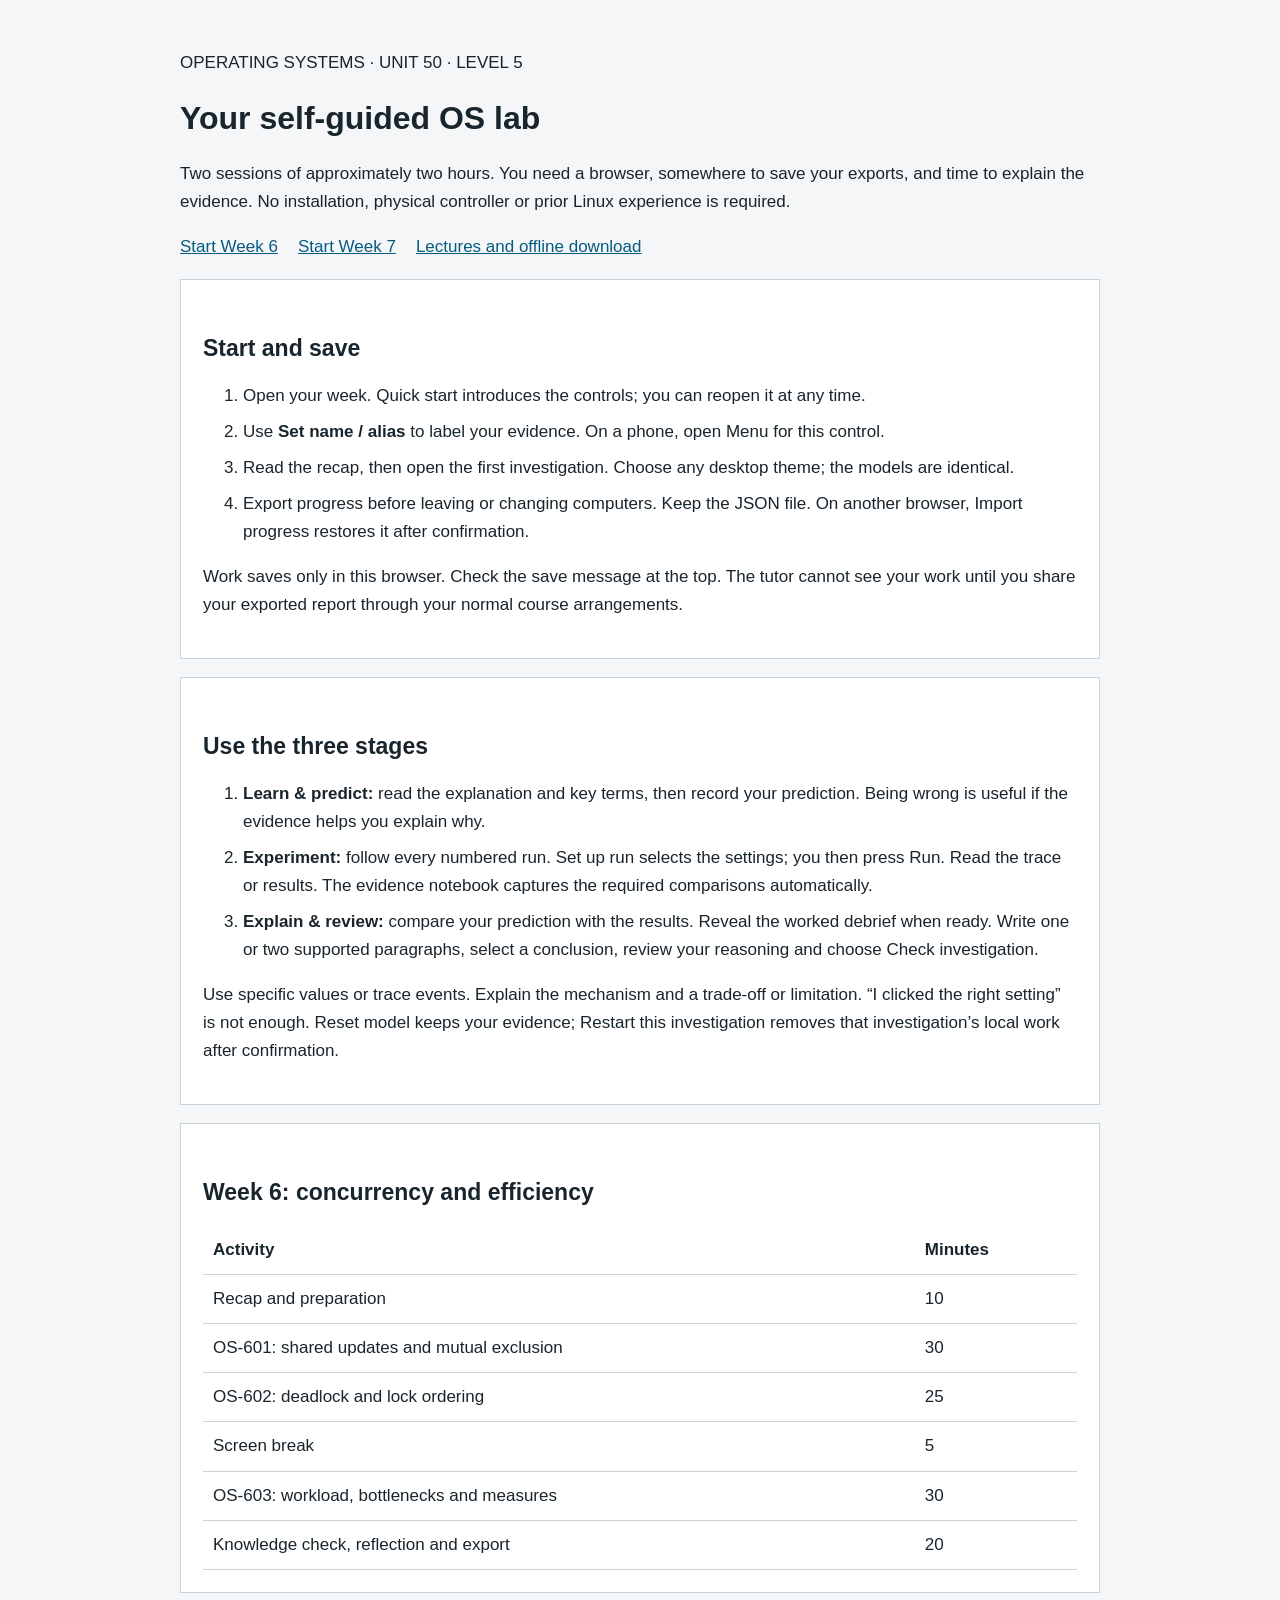
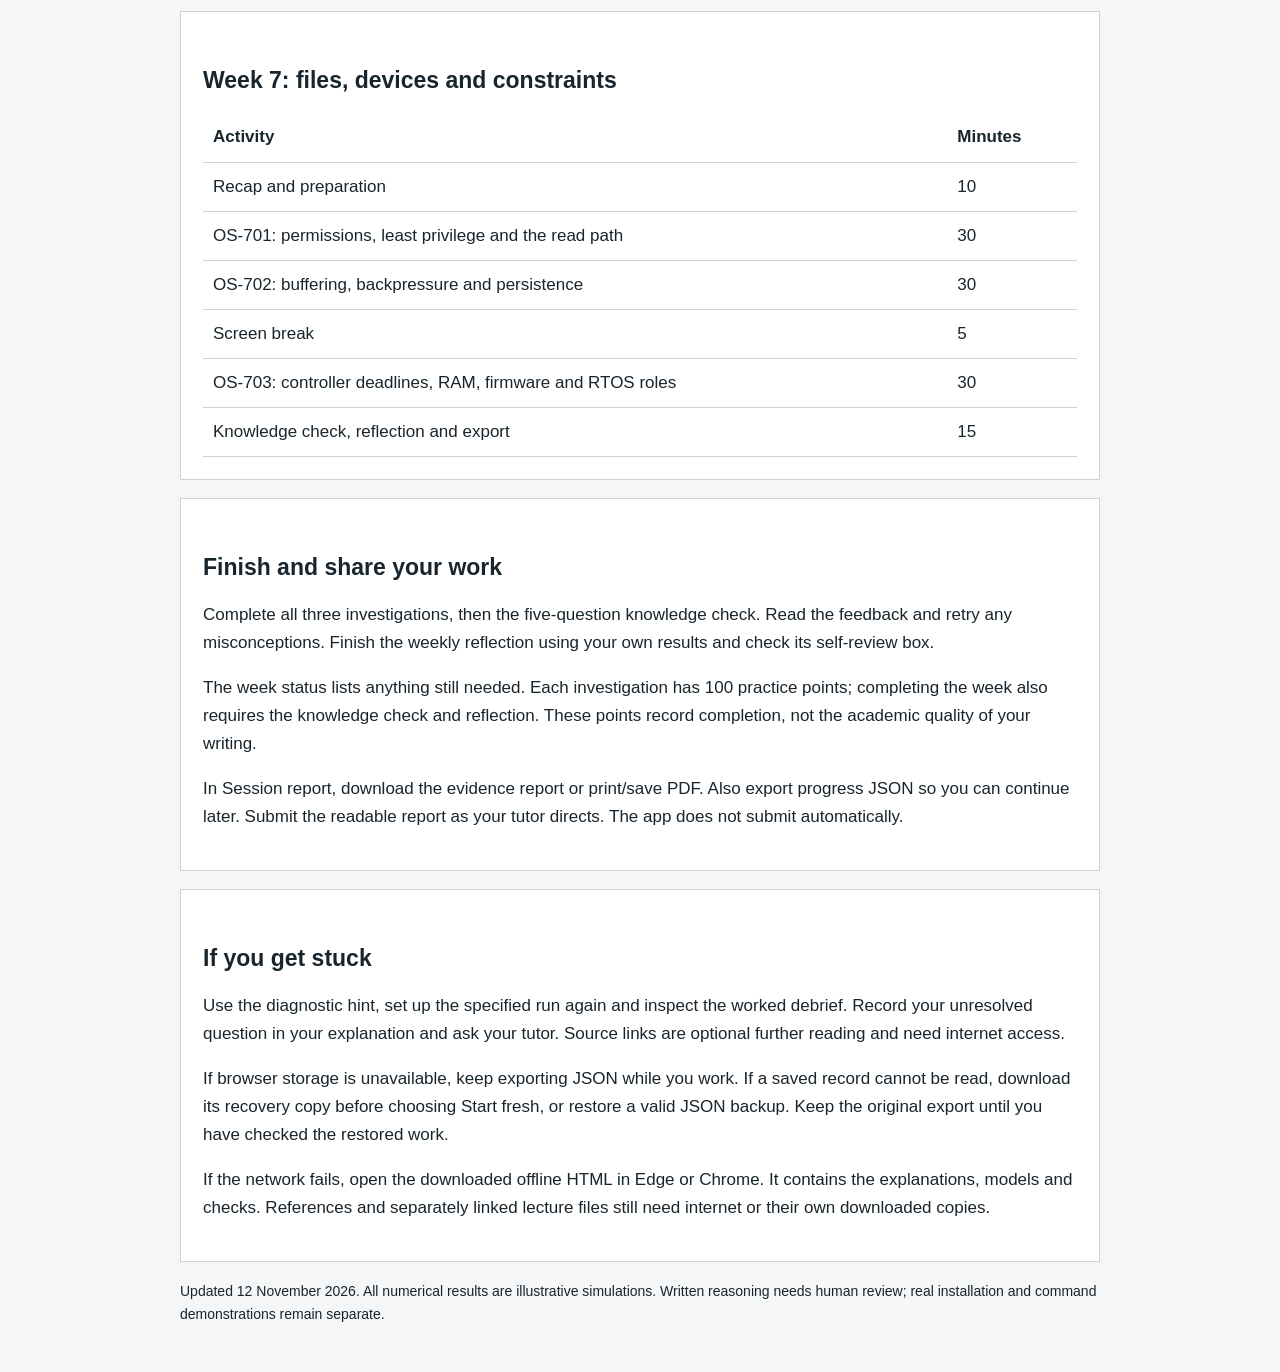
<file: os/self-guided.html>
<!doctype html><html lang="en"><head><meta charset="utf-8"><meta name="viewport" content="width=device-width,initial-scale=1"><title>Weeks 6 and 7: self-guided study</title><style>body{font:17px/1.65 Arial,Helvetica,sans-serif;background:#f4f6f8;color:#19252d;margin:0}main{max-width:920px;margin:auto;padding:32px 22px}h1,h2{line-height:1.25}h1{font-size:32px}h2{font-size:23px;margin-top:32px}a{color:#075b81}section{background:white;border:1px solid #c9d4da;padding:22px;margin:18px 0}li{margin:8px 0}table{width:100%;border-collapse:collapse}th,td{text-align:left;padding:10px;border-bottom:1px solid #c9d4da;vertical-align:top}.small{font-size:14px}.links{display:flex;gap:20px;flex-wrap:wrap}@media print{body{background:white}main{padding:0}section{break-inside:avoid}a{color:black}}</style></head><body><main><p>OPERATING SYSTEMS · UNIT 50 · LEVEL 5</p><h1>Your self-guided OS lab</h1><p>Two sessions of approximately two hours. You need a browser, somewhere to save your exports, and time to explain the evidence. No installation, physical controller or prior Linux experience is required.</p><p class="links"><a href="https://edutools.uk/os/#week6">Start Week 6</a><a href="https://edutools.uk/os/#week7">Start Week 7</a><a href="https://edutools.uk/os/resources.html">Lectures and offline download</a></p>
<section><h2>Start and save</h2><ol><li>Open your week. Quick start introduces the controls; you can reopen it at any time.</li><li>Use <strong>Set name / alias</strong> to label your evidence. On a phone, open Menu for this control.</li><li>Read the recap, then open the first investigation. Choose any desktop theme; the models are identical.</li><li>Export progress before leaving or changing computers. Keep the JSON file. On another browser, Import progress restores it after confirmation.</li></ol><p>Work saves only in this browser. Check the save message at the top. The tutor cannot see your work until you share your exported report through your normal course arrangements.</p></section>
<section><h2>Use the three stages</h2><ol><li><strong>Learn &amp; predict:</strong> read the explanation and key terms, then record your prediction. Being wrong is useful if the evidence helps you explain why.</li><li><strong>Experiment:</strong> follow every numbered run. Set up run selects the settings; you then press Run. Read the trace or results. The evidence notebook captures the required comparisons automatically.</li><li><strong>Explain &amp; review:</strong> compare your prediction with the results. Reveal the worked debrief when ready. Write one or two supported paragraphs, select a conclusion, review your reasoning and choose Check investigation.</li></ol><p>Use specific values or trace events. Explain the mechanism and a trade-off or limitation. “I clicked the right setting” is not enough. Reset model keeps your evidence; Restart this investigation removes that investigation’s local work after confirmation.</p></section>
<section><h2>Week 6: concurrency and efficiency</h2><table><tr><th>Activity</th><th>Minutes</th></tr><tr><td>Recap and preparation</td><td>10</td></tr><tr><td>OS-601: shared updates and mutual exclusion</td><td>30</td></tr><tr><td>OS-602: deadlock and lock ordering</td><td>25</td></tr><tr><td>Screen break</td><td>5</td></tr><tr><td>OS-603: workload, bottlenecks and measures</td><td>30</td></tr><tr><td>Knowledge check, reflection and export</td><td>20</td></tr></table></section>
<section><h2>Week 7: files, devices and constraints</h2><table><tr><th>Activity</th><th>Minutes</th></tr><tr><td>Recap and preparation</td><td>10</td></tr><tr><td>OS-701: permissions, least privilege and the read path</td><td>30</td></tr><tr><td>OS-702: buffering, backpressure and persistence</td><td>30</td></tr><tr><td>Screen break</td><td>5</td></tr><tr><td>OS-703: controller deadlines, RAM, firmware and RTOS roles</td><td>30</td></tr><tr><td>Knowledge check, reflection and export</td><td>15</td></tr></table></section>
<section><h2>Finish and share your work</h2><p>Complete all three investigations, then the five-question knowledge check. Read the feedback and retry any misconceptions. Finish the weekly reflection using your own results and check its self-review box.</p><p>The week status lists anything still needed. Each investigation has 100 practice points; completing the week also requires the knowledge check and reflection. These points record completion, not the academic quality of your writing.</p><p>In Session report, download the evidence report or print/save PDF. Also export progress JSON so you can continue later. Submit the readable report as your tutor directs. The app does not submit automatically.</p></section>
<section><h2>If you get stuck</h2><p>Use the diagnostic hint, set up the specified run again and inspect the worked debrief. Record your unresolved question in your explanation and ask your tutor. Source links are optional further reading and need internet access.</p><p>If browser storage is unavailable, keep exporting JSON while you work. If a saved record cannot be read, download its recovery copy before choosing Start fresh, or restore a valid JSON backup. Keep the original export until you have checked the restored work.</p><p>If the network fails, open the downloaded offline HTML in Edge or Chrome. It contains the explanations, models and checks. References and separately linked lecture files still need internet or their own downloaded copies.</p></section><p class="small">Updated 12 November 2026. All numerical results are illustrative simulations. Written reasoning needs human review; real installation and command demonstrations remain separate.</p></main></body></html>
</file>
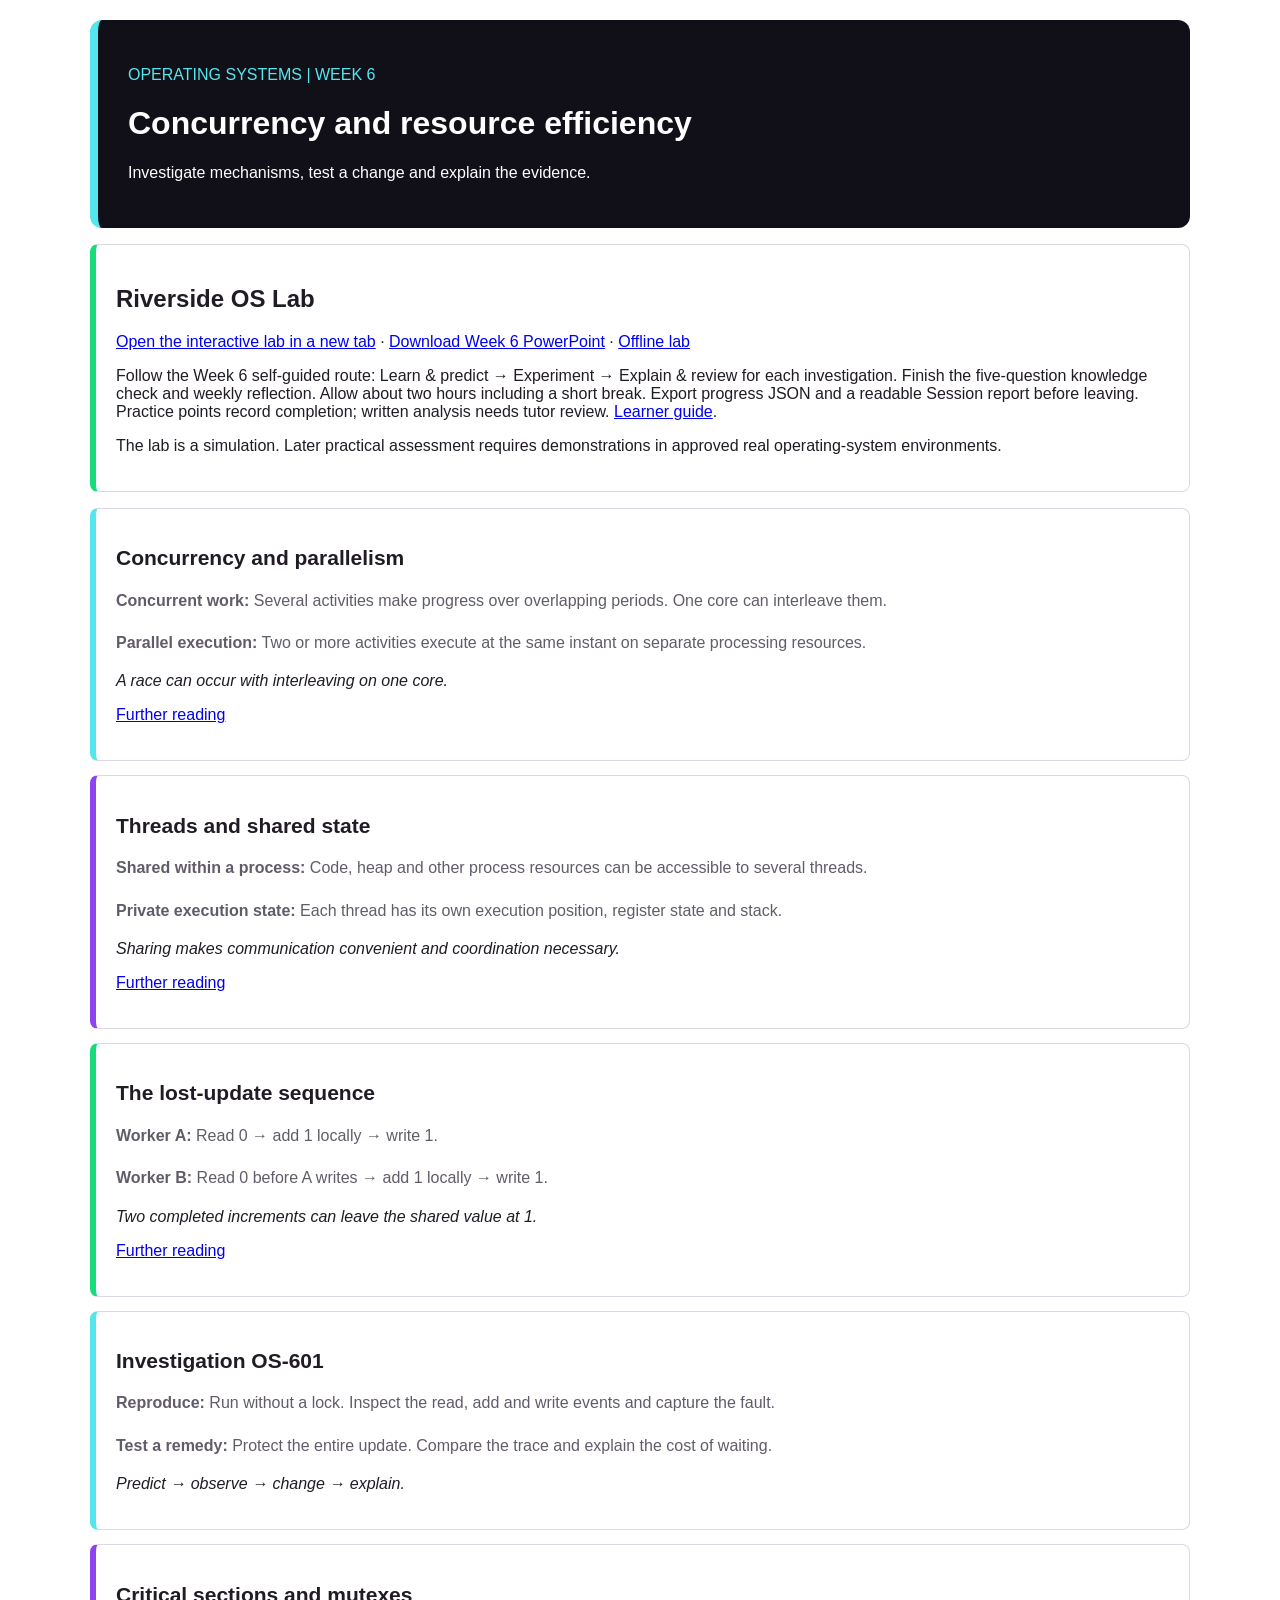
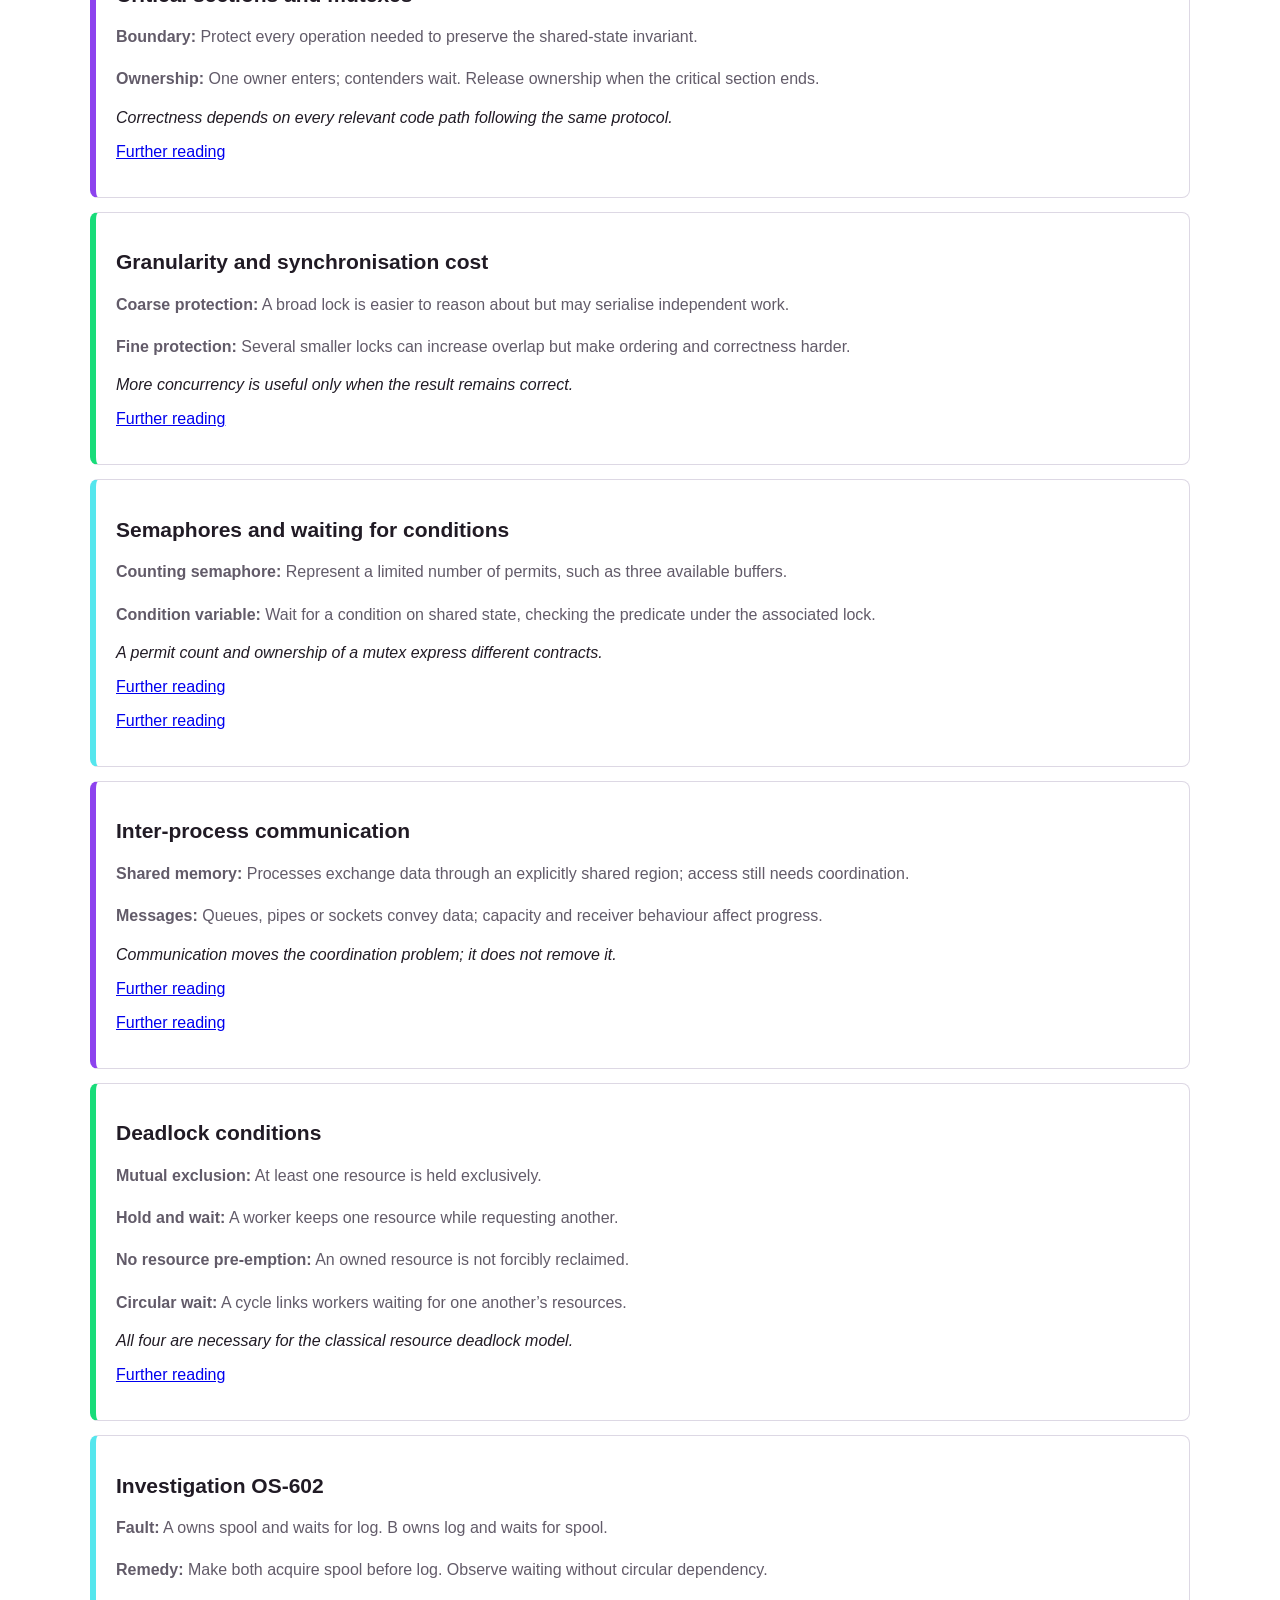
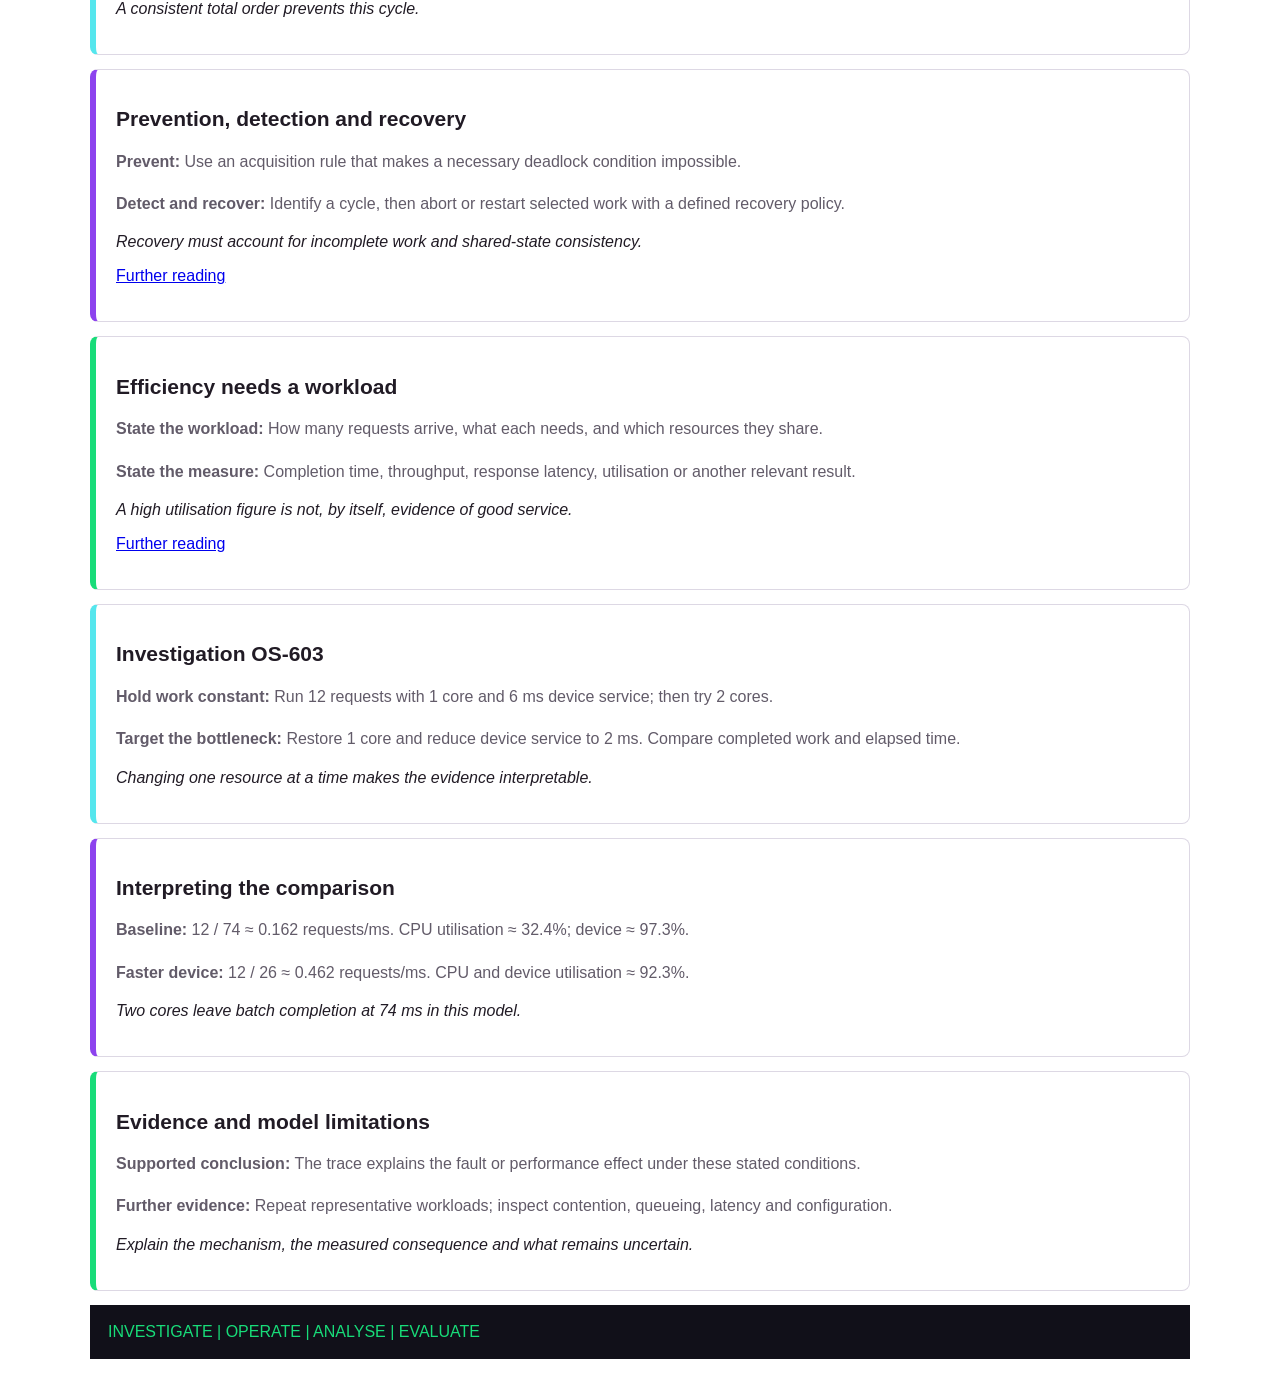
<file: os/week6.html>
<!doctype html><html lang="en"><head><meta charset="utf-8"><meta name="viewport" content="width=device-width,initial-scale=1"><title>Week 6: Concurrency and resource efficiency</title></head><body style="margin:0;padding:20px;background:white"><div style="max-width:1100px;margin:auto;font-family:Arial,Helvetica,sans-serif;color:#211b25;overflow-wrap:break-word"><header style="background:#111019;padding:30px;border-left:8px solid #55e6ed;border-radius:12px;color:white"><p style="color:#55e6ed">OPERATING SYSTEMS | WEEK 6</p><h1>Concurrency and resource efficiency</h1><p>Investigate mechanisms, test a change and explain the evidence.</p></header><section style="padding:20px;margin:16px 0;border:1px solid #ddd8e4;border-left:6px solid #18dc79;border-radius:8px"><h2>Riverside OS Lab</h2><p><a href="https://edutools.uk/os/#week6" target="_blank" rel="noopener">Open the interactive lab in a new tab</a> · <a href="https://edutools.uk/os/Operating_Systems_Week6_Lecture.pptx">Download Week 6 PowerPoint</a> · <a href="https://edutools.uk/os/Riverside_OS_Lab_Offline.html" download>Offline lab</a></p><p>Follow the Week 6 self-guided route: Learn &amp; predict → Experiment → Explain &amp; review for each investigation. Finish the five-question knowledge check and weekly reflection. Allow about two hours including a short break. Export progress JSON and a readable Session report before leaving. Practice points record completion; written analysis needs tutor review. <a href="https://edutools.uk/os/self-guided.html">Learner guide</a>.</p><p>The lab is a simulation. Later practical assessment requires demonstrations in approved real operating-system environments.</p></section><section style="padding:20px;margin-bottom:14px;border:1px solid #ddd8e4;border-left:6px solid #55e6ed;border-radius:8px"><h2 style="font-size:21px">Concurrency and parallelism</h2><p style="color:#625b69;line-height:1.65"><strong>Concurrent work:</strong> Several activities make progress over overlapping periods. One core can interleave them.</p><p style="color:#625b69;line-height:1.65"><strong>Parallel execution:</strong> Two or more activities execute at the same instant on separate processing resources.</p><p><em>A race can occur with interleaving on one core.</em></p><p><a href="https://pages.cs.wisc.edu/~remzi/OSTEP/threads-intro.pdf">Further reading</a></p></section><section style="padding:20px;margin-bottom:14px;border:1px solid #ddd8e4;border-left:6px solid #8d43ee;border-radius:8px"><h2 style="font-size:21px">Threads and shared state</h2><p style="color:#625b69;line-height:1.65"><strong>Shared within a process:</strong> Code, heap and other process resources can be accessible to several threads.</p><p style="color:#625b69;line-height:1.65"><strong>Private execution state:</strong> Each thread has its own execution position, register state and stack.</p><p><em>Sharing makes communication convenient and coordination necessary.</em></p><p><a href="https://pages.cs.wisc.edu/~remzi/OSTEP/threads-intro.pdf">Further reading</a></p></section><section style="padding:20px;margin-bottom:14px;border:1px solid #ddd8e4;border-left:6px solid #18dc79;border-radius:8px"><h2 style="font-size:21px">The lost-update sequence</h2><p style="color:#625b69;line-height:1.65"><strong>Worker A:</strong> Read 0 → add 1 locally → write 1.</p><p style="color:#625b69;line-height:1.65"><strong>Worker B:</strong> Read 0 before A writes → add 1 locally → write 1.</p><p><em>Two completed increments can leave the shared value at 1.</em></p><p><a href="https://pages.cs.wisc.edu/~remzi/OSTEP/threads-intro.pdf">Further reading</a></p></section><section style="padding:20px;margin-bottom:14px;border:1px solid #ddd8e4;border-left:6px solid #55e6ed;border-radius:8px"><h2 style="font-size:21px">Investigation OS-601</h2><p style="color:#625b69;line-height:1.65"><strong>Reproduce:</strong> Run without a lock. Inspect the read, add and write events and capture the fault.</p><p style="color:#625b69;line-height:1.65"><strong>Test a remedy:</strong> Protect the entire update. Compare the trace and explain the cost of waiting.</p><p><em>Predict → observe → change → explain.</em></p></section><section style="padding:20px;margin-bottom:14px;border:1px solid #ddd8e4;border-left:6px solid #8d43ee;border-radius:8px"><h2 style="font-size:21px">Critical sections and mutexes</h2><p style="color:#625b69;line-height:1.65"><strong>Boundary:</strong> Protect every operation needed to preserve the shared-state invariant.</p><p style="color:#625b69;line-height:1.65"><strong>Ownership:</strong> One owner enters; contenders wait. Release ownership when the critical section ends.</p><p><em>Correctness depends on every relevant code path following the same protocol.</em></p><p><a href="https://pages.cs.wisc.edu/~remzi/OSTEP/threads-locks.pdf">Further reading</a></p></section><section style="padding:20px;margin-bottom:14px;border:1px solid #ddd8e4;border-left:6px solid #18dc79;border-radius:8px"><h2 style="font-size:21px">Granularity and synchronisation cost</h2><p style="color:#625b69;line-height:1.65"><strong>Coarse protection:</strong> A broad lock is easier to reason about but may serialise independent work.</p><p style="color:#625b69;line-height:1.65"><strong>Fine protection:</strong> Several smaller locks can increase overlap but make ordering and correctness harder.</p><p><em>More concurrency is useful only when the result remains correct.</em></p><p><a href="https://pages.cs.wisc.edu/~remzi/OSTEP/threads-locks.pdf">Further reading</a></p></section><section style="padding:20px;margin-bottom:14px;border:1px solid #ddd8e4;border-left:6px solid #55e6ed;border-radius:8px"><h2 style="font-size:21px">Semaphores and waiting for conditions</h2><p style="color:#625b69;line-height:1.65"><strong>Counting semaphore:</strong> Represent a limited number of permits, such as three available buffers.</p><p style="color:#625b69;line-height:1.65"><strong>Condition variable:</strong> Wait for a condition on shared state, checking the predicate under the associated lock.</p><p><em>A permit count and ownership of a mutex express different contracts.</em></p><p><a href="https://pages.cs.wisc.edu/~remzi/OSTEP/threads-sema.pdf">Further reading</a></p><p><a href="https://pages.cs.wisc.edu/~remzi/OSTEP/threads-cv.pdf">Further reading</a></p></section><section style="padding:20px;margin-bottom:14px;border:1px solid #ddd8e4;border-left:6px solid #8d43ee;border-radius:8px"><h2 style="font-size:21px">Inter-process communication</h2><p style="color:#625b69;line-height:1.65"><strong>Shared memory:</strong> Processes exchange data through an explicitly shared region; access still needs coordination.</p><p style="color:#625b69;line-height:1.65"><strong>Messages:</strong> Queues, pipes or sockets convey data; capacity and receiver behaviour affect progress.</p><p><em>Communication moves the coordination problem; it does not remove it.</em></p><p><a href="https://pages.cs.wisc.edu/~remzi/OSTEP/threads-sema.pdf">Further reading</a></p><p><a href="https://pages.cs.wisc.edu/~remzi/OSTEP/file-devices.pdf">Further reading</a></p></section><section style="padding:20px;margin-bottom:14px;border:1px solid #ddd8e4;border-left:6px solid #18dc79;border-radius:8px"><h2 style="font-size:21px">Deadlock conditions</h2><p style="color:#625b69;line-height:1.65"><strong>Mutual exclusion:</strong> At least one resource is held exclusively.</p><p style="color:#625b69;line-height:1.65"><strong>Hold and wait:</strong> A worker keeps one resource while requesting another.</p><p style="color:#625b69;line-height:1.65"><strong>No resource pre-emption:</strong> An owned resource is not forcibly reclaimed.</p><p style="color:#625b69;line-height:1.65"><strong>Circular wait:</strong> A cycle links workers waiting for one another’s resources.</p><p><em>All four are necessary for the classical resource deadlock model.</em></p><p><a href="https://pages.cs.wisc.edu/~remzi/OSTEP/threads-bugs.pdf">Further reading</a></p></section><section style="padding:20px;margin-bottom:14px;border:1px solid #ddd8e4;border-left:6px solid #55e6ed;border-radius:8px"><h2 style="font-size:21px">Investigation OS-602</h2><p style="color:#625b69;line-height:1.65"><strong>Fault:</strong> A owns spool and waits for log. B owns log and waits for spool.</p><p style="color:#625b69;line-height:1.65"><strong>Remedy:</strong> Make both acquire spool before log. Observe waiting without circular dependency.</p><p><em>A consistent total order prevents this cycle.</em></p></section><section style="padding:20px;margin-bottom:14px;border:1px solid #ddd8e4;border-left:6px solid #8d43ee;border-radius:8px"><h2 style="font-size:21px">Prevention, detection and recovery</h2><p style="color:#625b69;line-height:1.65"><strong>Prevent:</strong> Use an acquisition rule that makes a necessary deadlock condition impossible.</p><p style="color:#625b69;line-height:1.65"><strong>Detect and recover:</strong> Identify a cycle, then abort or restart selected work with a defined recovery policy.</p><p><em>Recovery must account for incomplete work and shared-state consistency.</em></p><p><a href="https://pages.cs.wisc.edu/~remzi/OSTEP/threads-bugs.pdf">Further reading</a></p></section><section style="padding:20px;margin-bottom:14px;border:1px solid #ddd8e4;border-left:6px solid #18dc79;border-radius:8px"><h2 style="font-size:21px">Efficiency needs a workload</h2><p style="color:#625b69;line-height:1.65"><strong>State the workload:</strong> How many requests arrive, what each needs, and which resources they share.</p><p style="color:#625b69;line-height:1.65"><strong>State the measure:</strong> Completion time, throughput, response latency, utilisation or another relevant result.</p><p><em>A high utilisation figure is not, by itself, evidence of good service.</em></p><p><a href="https://pages.cs.wisc.edu/~remzi/OSTEP/file-devices.pdf">Further reading</a></p></section><section style="padding:20px;margin-bottom:14px;border:1px solid #ddd8e4;border-left:6px solid #55e6ed;border-radius:8px"><h2 style="font-size:21px">Investigation OS-603</h2><p style="color:#625b69;line-height:1.65"><strong>Hold work constant:</strong> Run 12 requests with 1 core and 6 ms device service; then try 2 cores.</p><p style="color:#625b69;line-height:1.65"><strong>Target the bottleneck:</strong> Restore 1 core and reduce device service to 2 ms. Compare completed work and elapsed time.</p><p><em>Changing one resource at a time makes the evidence interpretable.</em></p></section><section style="padding:20px;margin-bottom:14px;border:1px solid #ddd8e4;border-left:6px solid #8d43ee;border-radius:8px"><h2 style="font-size:21px">Interpreting the comparison</h2><p style="color:#625b69;line-height:1.65"><strong>Baseline:</strong> 12 / 74 ≈ 0.162 requests/ms. CPU utilisation ≈ 32.4%; device ≈ 97.3%.</p><p style="color:#625b69;line-height:1.65"><strong>Faster device:</strong> 12 / 26 ≈ 0.462 requests/ms. CPU and device utilisation ≈ 92.3%.</p><p><em>Two cores leave batch completion at 74 ms in this model.</em></p></section><section style="padding:20px;margin-bottom:14px;border:1px solid #ddd8e4;border-left:6px solid #18dc79;border-radius:8px"><h2 style="font-size:21px">Evidence and model limitations</h2><p style="color:#625b69;line-height:1.65"><strong>Supported conclusion:</strong> The trace explains the fault or performance effect under these stated conditions.</p><p style="color:#625b69;line-height:1.65"><strong>Further evidence:</strong> Repeat representative workloads; inspect contention, queueing, latency and configuration.</p><p><em>Explain the mechanism, the measured consequence and what remains uncertain.</em></p></section><footer style="background:#111019;color:#18dc79;padding:18px">INVESTIGATE | OPERATE | ANALYSE | EVALUATE</footer></div></body></html>
</file>
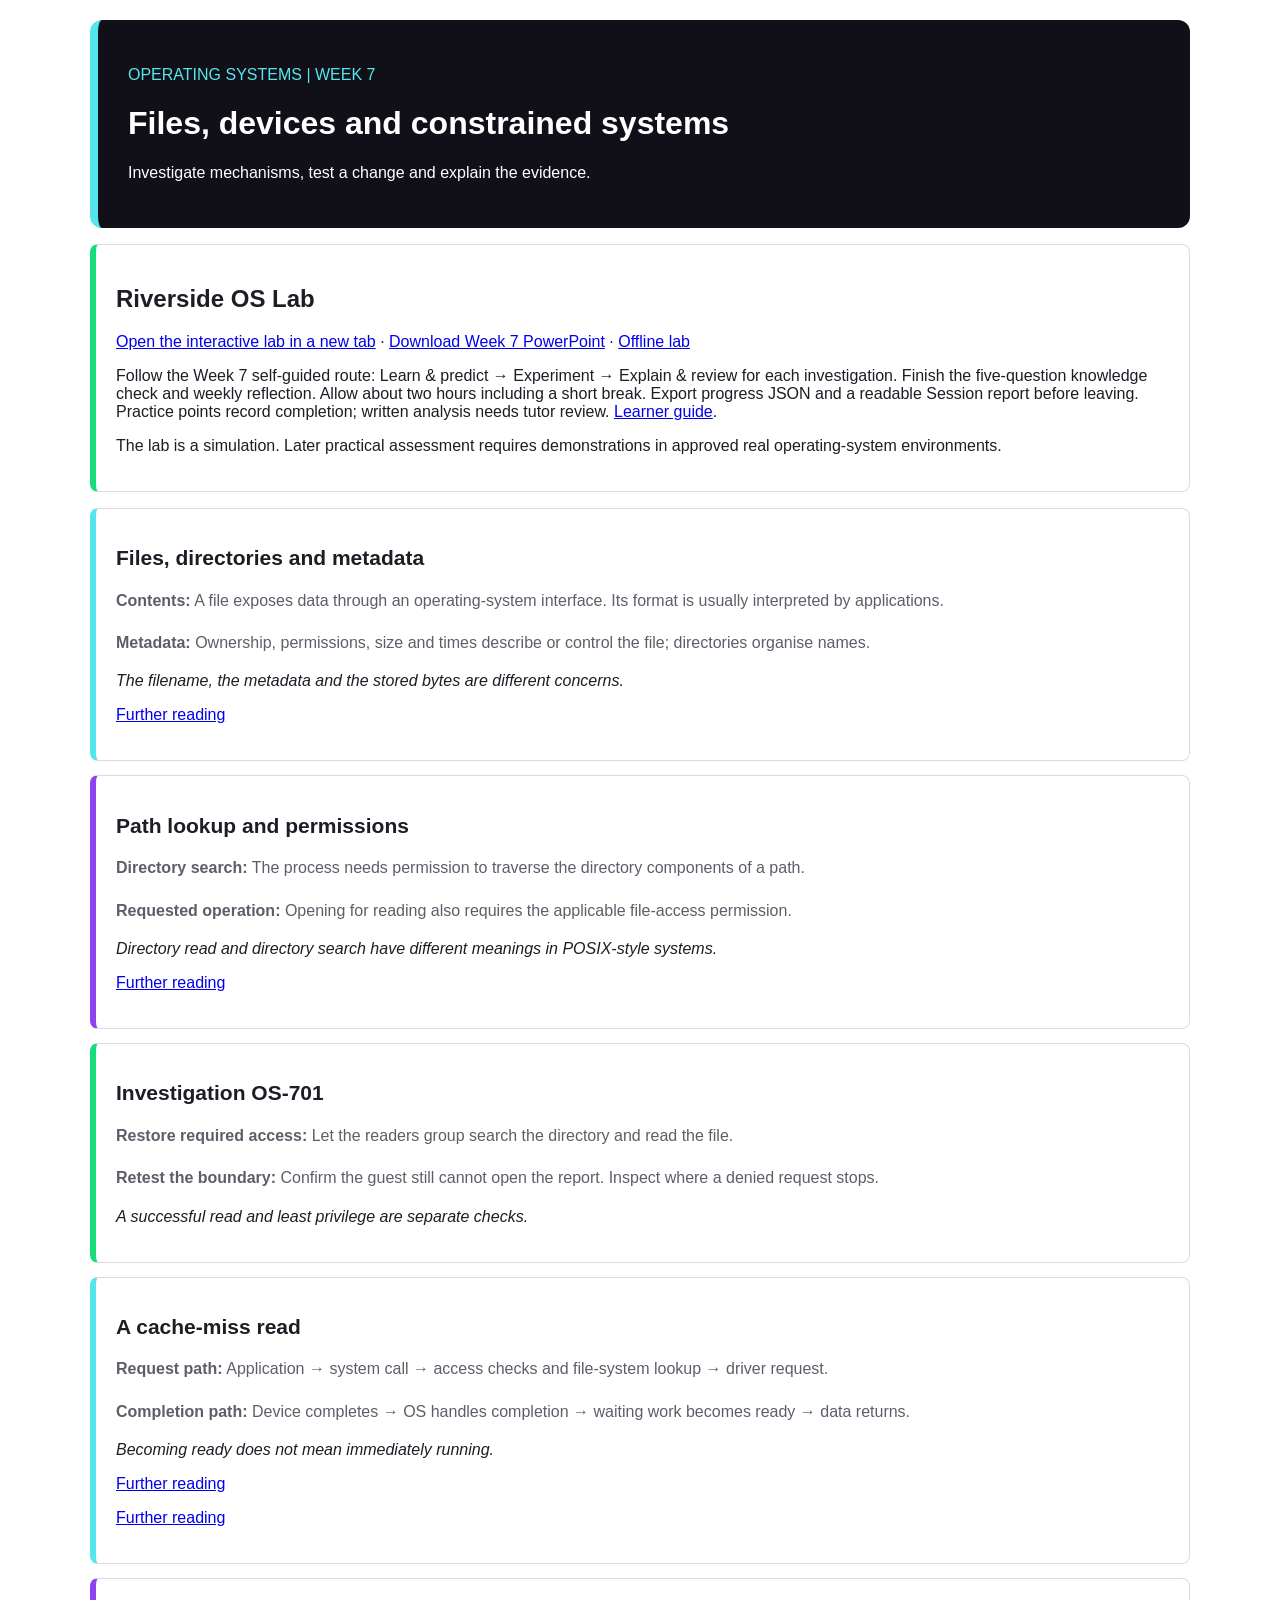
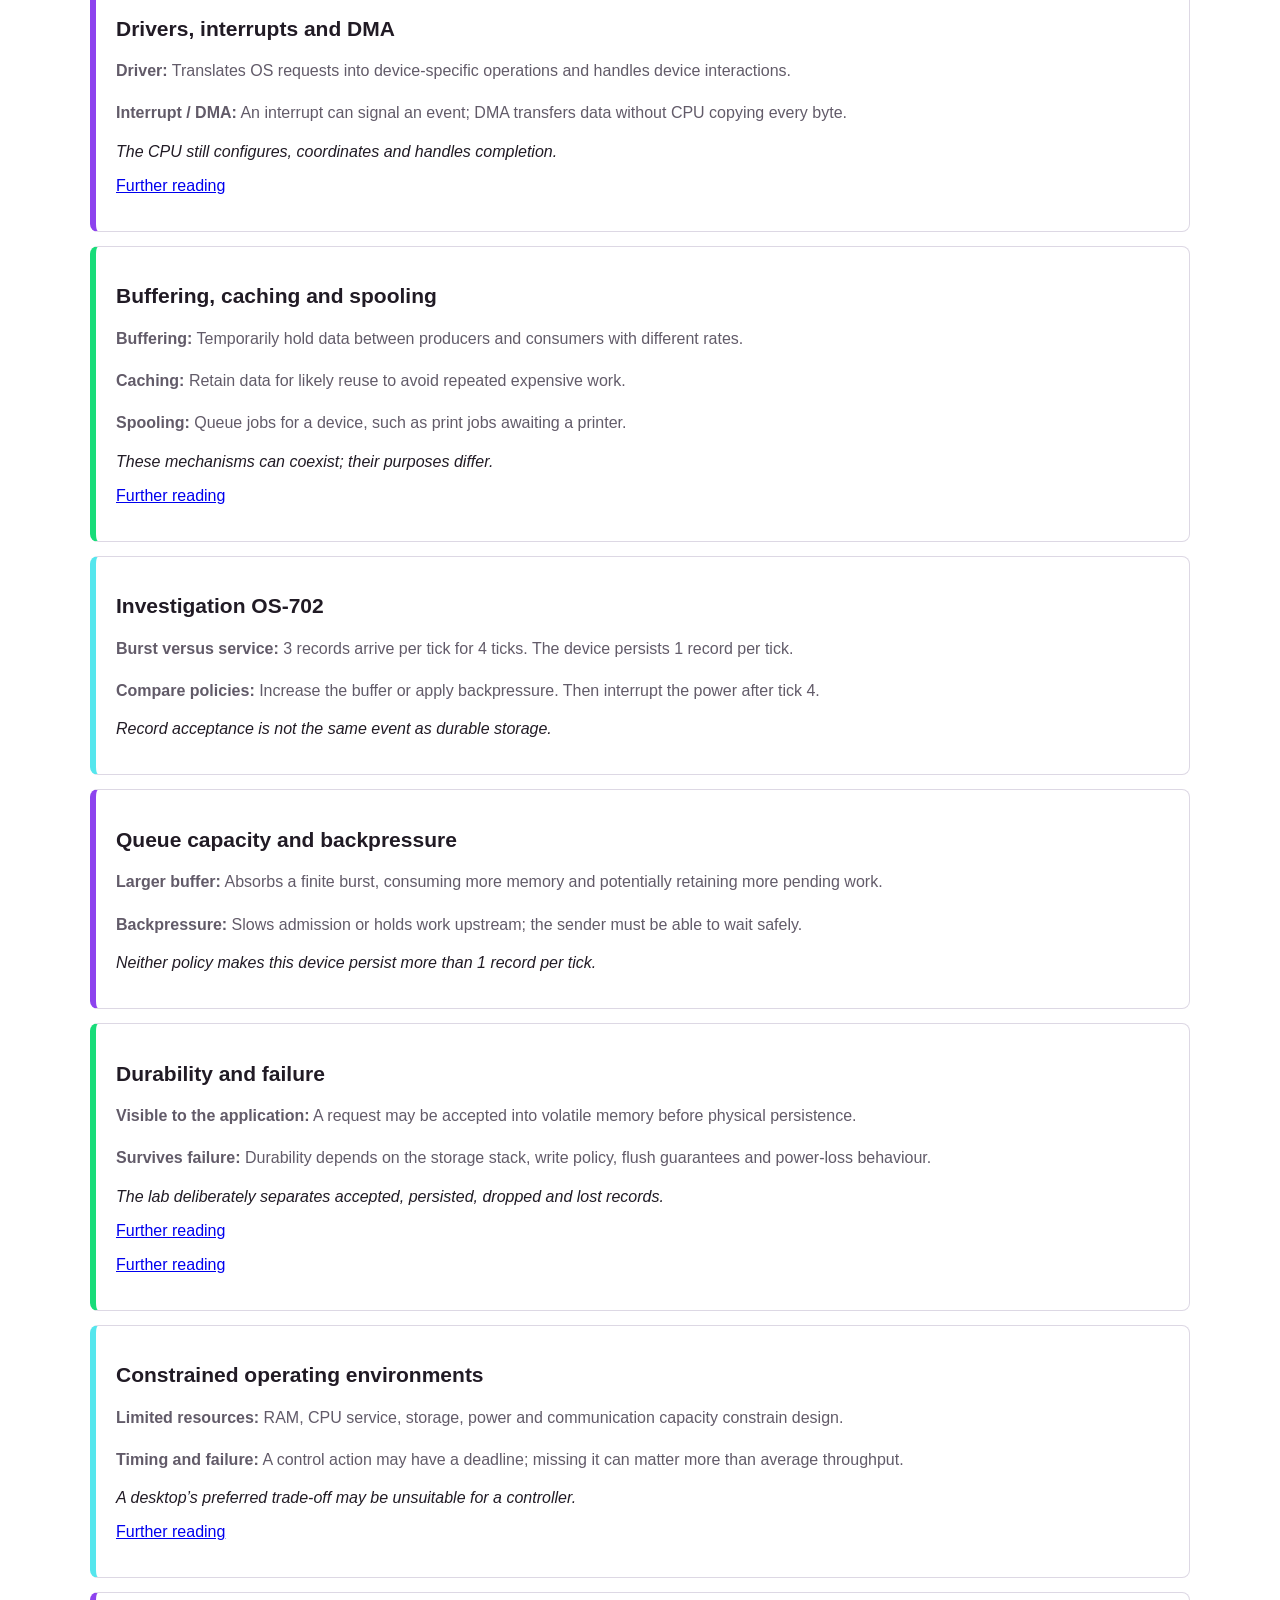
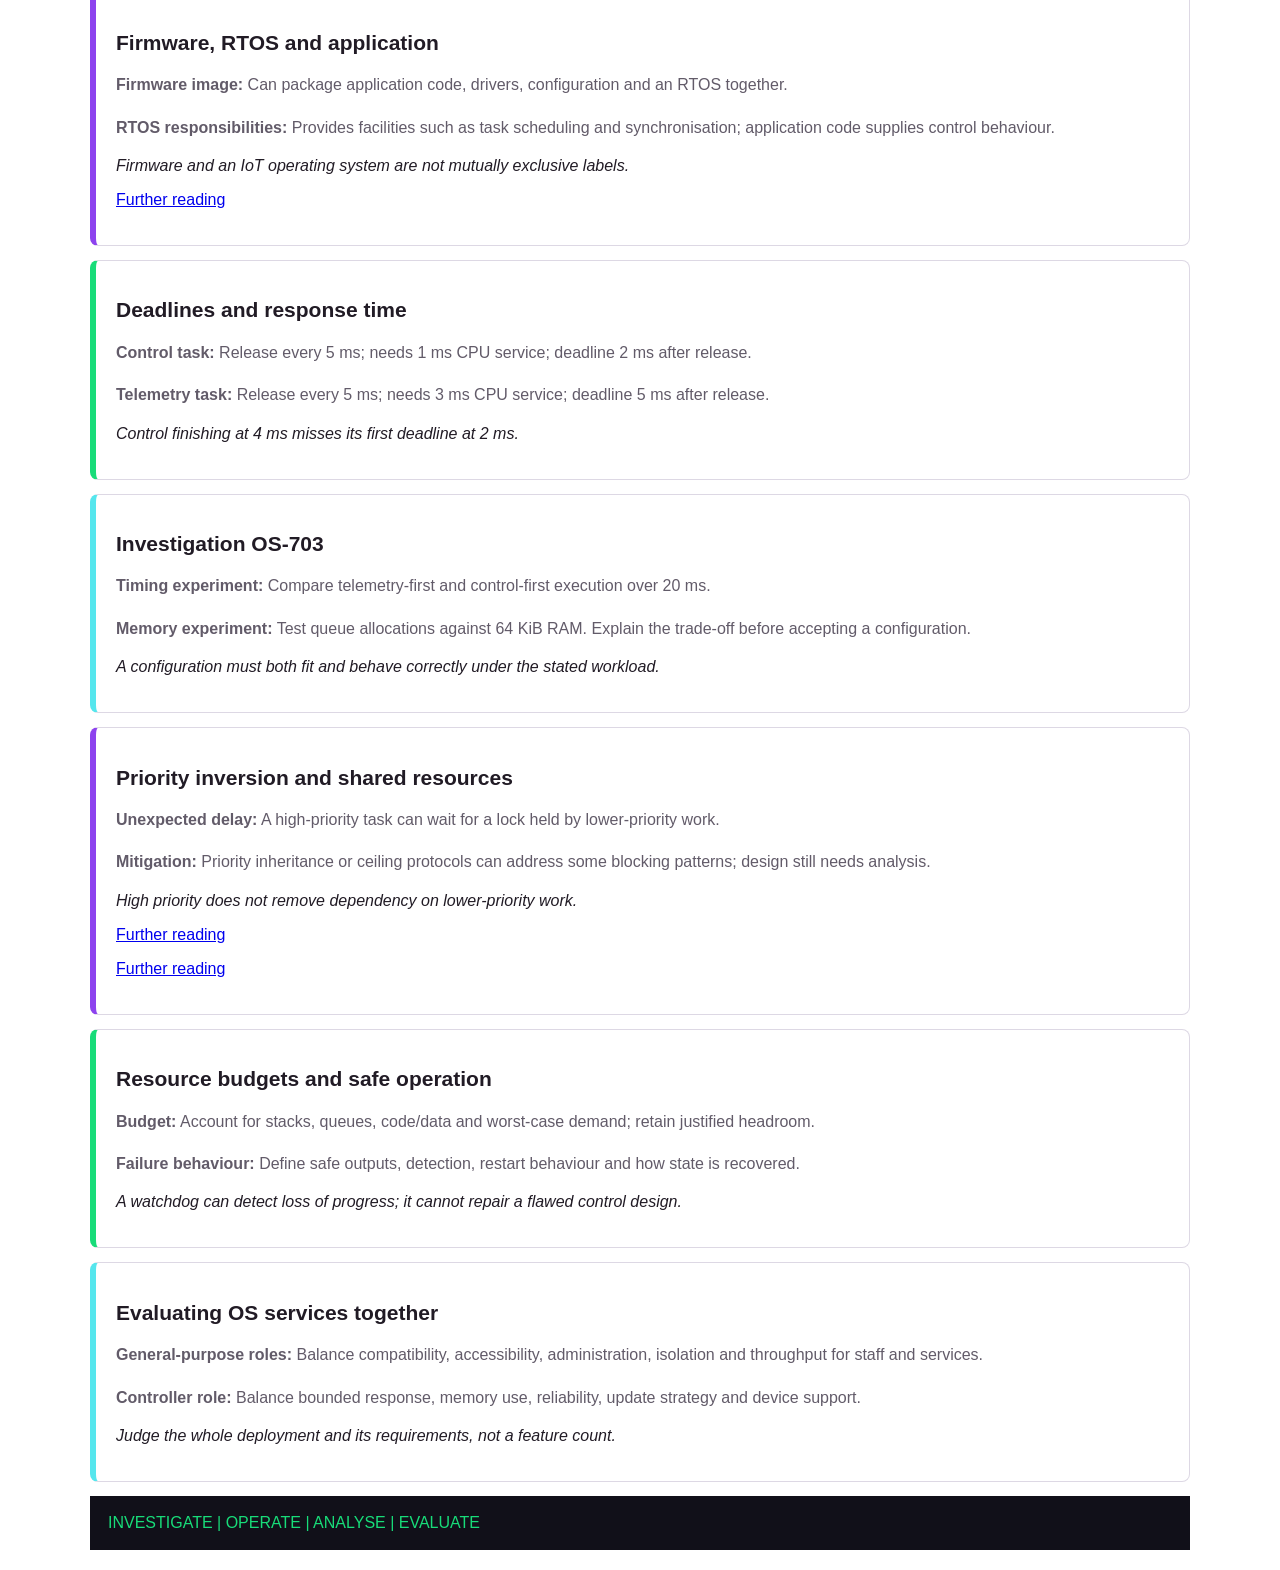
<file: os/week7.html>
<!doctype html><html lang="en"><head><meta charset="utf-8"><meta name="viewport" content="width=device-width,initial-scale=1"><title>Week 7: Files, devices and constrained systems</title></head><body style="margin:0;padding:20px;background:white"><div style="max-width:1100px;margin:auto;font-family:Arial,Helvetica,sans-serif;color:#211b25;overflow-wrap:break-word"><header style="background:#111019;padding:30px;border-left:8px solid #55e6ed;border-radius:12px;color:white"><p style="color:#55e6ed">OPERATING SYSTEMS | WEEK 7</p><h1>Files, devices and constrained systems</h1><p>Investigate mechanisms, test a change and explain the evidence.</p></header><section style="padding:20px;margin:16px 0;border:1px solid #ddd8e4;border-left:6px solid #18dc79;border-radius:8px"><h2>Riverside OS Lab</h2><p><a href="https://edutools.uk/os/#week7" target="_blank" rel="noopener">Open the interactive lab in a new tab</a> · <a href="https://edutools.uk/os/Operating_Systems_Week7_Lecture.pptx">Download Week 7 PowerPoint</a> · <a href="https://edutools.uk/os/Riverside_OS_Lab_Offline.html" download>Offline lab</a></p><p>Follow the Week 7 self-guided route: Learn &amp; predict → Experiment → Explain &amp; review for each investigation. Finish the five-question knowledge check and weekly reflection. Allow about two hours including a short break. Export progress JSON and a readable Session report before leaving. Practice points record completion; written analysis needs tutor review. <a href="https://edutools.uk/os/self-guided.html">Learner guide</a>.</p><p>The lab is a simulation. Later practical assessment requires demonstrations in approved real operating-system environments.</p></section><section style="padding:20px;margin-bottom:14px;border:1px solid #ddd8e4;border-left:6px solid #55e6ed;border-radius:8px"><h2 style="font-size:21px">Files, directories and metadata</h2><p style="color:#625b69;line-height:1.65"><strong>Contents:</strong> A file exposes data through an operating-system interface. Its format is usually interpreted by applications.</p><p style="color:#625b69;line-height:1.65"><strong>Metadata:</strong> Ownership, permissions, size and times describe or control the file; directories organise names.</p><p><em>The filename, the metadata and the stored bytes are different concerns.</em></p><p><a href="https://pages.cs.wisc.edu/~remzi/OSTEP/file-intro.pdf">Further reading</a></p></section><section style="padding:20px;margin-bottom:14px;border:1px solid #ddd8e4;border-left:6px solid #8d43ee;border-radius:8px"><h2 style="font-size:21px">Path lookup and permissions</h2><p style="color:#625b69;line-height:1.65"><strong>Directory search:</strong> The process needs permission to traverse the directory components of a path.</p><p style="color:#625b69;line-height:1.65"><strong>Requested operation:</strong> Opening for reading also requires the applicable file-access permission.</p><p><em>Directory read and directory search have different meanings in POSIX-style systems.</em></p><p><a href="https://man7.org/linux/man-pages/man7/path_resolution.7.html">Further reading</a></p></section><section style="padding:20px;margin-bottom:14px;border:1px solid #ddd8e4;border-left:6px solid #18dc79;border-radius:8px"><h2 style="font-size:21px">Investigation OS-701</h2><p style="color:#625b69;line-height:1.65"><strong>Restore required access:</strong> Let the readers group search the directory and read the file.</p><p style="color:#625b69;line-height:1.65"><strong>Retest the boundary:</strong> Confirm the guest still cannot open the report. Inspect where a denied request stops.</p><p><em>A successful read and least privilege are separate checks.</em></p></section><section style="padding:20px;margin-bottom:14px;border:1px solid #ddd8e4;border-left:6px solid #55e6ed;border-radius:8px"><h2 style="font-size:21px">A cache-miss read</h2><p style="color:#625b69;line-height:1.65"><strong>Request path:</strong> Application → system call → access checks and file-system lookup → driver request.</p><p style="color:#625b69;line-height:1.65"><strong>Completion path:</strong> Device completes → OS handles completion → waiting work becomes ready → data returns.</p><p><em>Becoming ready does not mean immediately running.</em></p><p><a href="https://pages.cs.wisc.edu/~remzi/OSTEP/file-intro.pdf">Further reading</a></p><p><a href="https://pages.cs.wisc.edu/~remzi/OSTEP/file-devices.pdf">Further reading</a></p></section><section style="padding:20px;margin-bottom:14px;border:1px solid #ddd8e4;border-left:6px solid #8d43ee;border-radius:8px"><h2 style="font-size:21px">Drivers, interrupts and DMA</h2><p style="color:#625b69;line-height:1.65"><strong>Driver:</strong> Translates OS requests into device-specific operations and handles device interactions.</p><p style="color:#625b69;line-height:1.65"><strong>Interrupt / DMA:</strong> An interrupt can signal an event; DMA transfers data without CPU copying every byte.</p><p><em>The CPU still configures, coordinates and handles completion.</em></p><p><a href="https://pages.cs.wisc.edu/~remzi/OSTEP/file-devices.pdf">Further reading</a></p></section><section style="padding:20px;margin-bottom:14px;border:1px solid #ddd8e4;border-left:6px solid #18dc79;border-radius:8px"><h2 style="font-size:21px">Buffering, caching and spooling</h2><p style="color:#625b69;line-height:1.65"><strong>Buffering:</strong> Temporarily hold data between producers and consumers with different rates.</p><p style="color:#625b69;line-height:1.65"><strong>Caching:</strong> Retain data for likely reuse to avoid repeated expensive work.</p><p style="color:#625b69;line-height:1.65"><strong>Spooling:</strong> Queue jobs for a device, such as print jobs awaiting a printer.</p><p><em>These mechanisms can coexist; their purposes differ.</em></p><p><a href="https://pages.cs.wisc.edu/~remzi/OSTEP/file-devices.pdf">Further reading</a></p></section><section style="padding:20px;margin-bottom:14px;border:1px solid #ddd8e4;border-left:6px solid #55e6ed;border-radius:8px"><h2 style="font-size:21px">Investigation OS-702</h2><p style="color:#625b69;line-height:1.65"><strong>Burst versus service:</strong> 3 records arrive per tick for 4 ticks. The device persists 1 record per tick.</p><p style="color:#625b69;line-height:1.65"><strong>Compare policies:</strong> Increase the buffer or apply backpressure. Then interrupt the power after tick 4.</p><p><em>Record acceptance is not the same event as durable storage.</em></p></section><section style="padding:20px;margin-bottom:14px;border:1px solid #ddd8e4;border-left:6px solid #8d43ee;border-radius:8px"><h2 style="font-size:21px">Queue capacity and backpressure</h2><p style="color:#625b69;line-height:1.65"><strong>Larger buffer:</strong> Absorbs a finite burst, consuming more memory and potentially retaining more pending work.</p><p style="color:#625b69;line-height:1.65"><strong>Backpressure:</strong> Slows admission or holds work upstream; the sender must be able to wait safely.</p><p><em>Neither policy makes this device persist more than 1 record per tick.</em></p></section><section style="padding:20px;margin-bottom:14px;border:1px solid #ddd8e4;border-left:6px solid #18dc79;border-radius:8px"><h2 style="font-size:21px">Durability and failure</h2><p style="color:#625b69;line-height:1.65"><strong>Visible to the application:</strong> A request may be accepted into volatile memory before physical persistence.</p><p style="color:#625b69;line-height:1.65"><strong>Survives failure:</strong> Durability depends on the storage stack, write policy, flush guarantees and power-loss behaviour.</p><p><em>The lab deliberately separates accepted, persisted, dropped and lost records.</em></p><p><a href="https://pages.cs.wisc.edu/~remzi/OSTEP/file-intro.pdf">Further reading</a></p><p><a href="https://pages.cs.wisc.edu/~remzi/OSTEP/file-devices.pdf">Further reading</a></p></section><section style="padding:20px;margin-bottom:14px;border:1px solid #ddd8e4;border-left:6px solid #55e6ed;border-radius:8px"><h2 style="font-size:21px">Constrained operating environments</h2><p style="color:#625b69;line-height:1.65"><strong>Limited resources:</strong> RAM, CPU service, storage, power and communication capacity constrain design.</p><p style="color:#625b69;line-height:1.65"><strong>Timing and failure:</strong> A control action may have a deadline; missing it can matter more than average throughput.</p><p><em>A desktop’s preferred trade-off may be unsuitable for a controller.</em></p><p><a href="https://www.freertos.org/Documentation/02-Kernel/02-Kernel-features/01-Tasks-and-co-routines/04-Task-scheduling">Further reading</a></p></section><section style="padding:20px;margin-bottom:14px;border:1px solid #ddd8e4;border-left:6px solid #8d43ee;border-radius:8px"><h2 style="font-size:21px">Firmware, RTOS and application</h2><p style="color:#625b69;line-height:1.65"><strong>Firmware image:</strong> Can package application code, drivers, configuration and an RTOS together.</p><p style="color:#625b69;line-height:1.65"><strong>RTOS responsibilities:</strong> Provides facilities such as task scheduling and synchronisation; application code supplies control behaviour.</p><p><em>Firmware and an IoT operating system are not mutually exclusive labels.</em></p><p><a href="https://www.freertos.org/Documentation/02-Kernel/02-Kernel-features/01-Tasks-and-co-routines/04-Task-scheduling">Further reading</a></p></section><section style="padding:20px;margin-bottom:14px;border:1px solid #ddd8e4;border-left:6px solid #18dc79;border-radius:8px"><h2 style="font-size:21px">Deadlines and response time</h2><p style="color:#625b69;line-height:1.65"><strong>Control task:</strong> Release every 5 ms; needs 1 ms CPU service; deadline 2 ms after release.</p><p style="color:#625b69;line-height:1.65"><strong>Telemetry task:</strong> Release every 5 ms; needs 3 ms CPU service; deadline 5 ms after release.</p><p><em>Control finishing at 4 ms misses its first deadline at 2 ms.</em></p></section><section style="padding:20px;margin-bottom:14px;border:1px solid #ddd8e4;border-left:6px solid #55e6ed;border-radius:8px"><h2 style="font-size:21px">Investigation OS-703</h2><p style="color:#625b69;line-height:1.65"><strong>Timing experiment:</strong> Compare telemetry-first and control-first execution over 20 ms.</p><p style="color:#625b69;line-height:1.65"><strong>Memory experiment:</strong> Test queue allocations against 64 KiB RAM. Explain the trade-off before accepting a configuration.</p><p><em>A configuration must both fit and behave correctly under the stated workload.</em></p></section><section style="padding:20px;margin-bottom:14px;border:1px solid #ddd8e4;border-left:6px solid #8d43ee;border-radius:8px"><h2 style="font-size:21px">Priority inversion and shared resources</h2><p style="color:#625b69;line-height:1.65"><strong>Unexpected delay:</strong> A high-priority task can wait for a lock held by lower-priority work.</p><p style="color:#625b69;line-height:1.65"><strong>Mitigation:</strong> Priority inheritance or ceiling protocols can address some blocking patterns; design still needs analysis.</p><p><em>High priority does not remove dependency on lower-priority work.</em></p><p><a href="https://www.freertos.org/Documentation/02-Kernel/02-Kernel-features/01-Tasks-and-co-routines/04-Task-scheduling">Further reading</a></p><p><a href="https://pages.cs.wisc.edu/~remzi/OSTEP/threads-locks.pdf">Further reading</a></p></section><section style="padding:20px;margin-bottom:14px;border:1px solid #ddd8e4;border-left:6px solid #18dc79;border-radius:8px"><h2 style="font-size:21px">Resource budgets and safe operation</h2><p style="color:#625b69;line-height:1.65"><strong>Budget:</strong> Account for stacks, queues, code/data and worst-case demand; retain justified headroom.</p><p style="color:#625b69;line-height:1.65"><strong>Failure behaviour:</strong> Define safe outputs, detection, restart behaviour and how state is recovered.</p><p><em>A watchdog can detect loss of progress; it cannot repair a flawed control design.</em></p></section><section style="padding:20px;margin-bottom:14px;border:1px solid #ddd8e4;border-left:6px solid #55e6ed;border-radius:8px"><h2 style="font-size:21px">Evaluating OS services together</h2><p style="color:#625b69;line-height:1.65"><strong>General-purpose roles:</strong> Balance compatibility, accessibility, administration, isolation and throughput for staff and services.</p><p style="color:#625b69;line-height:1.65"><strong>Controller role:</strong> Balance bounded response, memory use, reliability, update strategy and device support.</p><p><em>Judge the whole deployment and its requirements, not a feature count.</em></p></section><footer style="background:#111019;color:#18dc79;padding:18px">INVESTIGATE | OPERATE | ANALYSE | EVALUATE</footer></div></body></html>
</file>
<file: assets/css/styles.css>
/* Toolkit: a quiet, task-first directory. System fonts need no network request. */
:root {
  color-scheme: light;
  --background: #f5f5f7;
  --surface: #ffffff;
  --text: #1d2635;
  --secondary: #586171;
  --accent: #ae2264;
  --accent-soft: #f9edf3;
  --border: #d9dde3;
  --hover-border: #9199a6;
  --wrap: min(1120px, calc(100% - 48px));
}
* { box-sizing: border-box; }
html { scroll-behavior: smooth; scroll-padding-top: 88px; }
body { margin: 0; background: var(--background); color: var(--text); font-family: -apple-system, BlinkMacSystemFont, "Segoe UI", sans-serif; font-size: 1rem; line-height: 1.55; }
a { color: inherit; }
button { font: inherit; }
[hidden] { display: none !important; }
.wrap { width: var(--wrap); margin-inline: auto; }
.sr-only { position: absolute; width: 1px; height: 1px; padding: 0; margin: -1px; overflow: hidden; clip: rect(0,0,0,0); white-space: nowrap; border: 0; }
.skip-link { position: fixed; z-index: 100; top: 8px; left: 16px; padding: 12px 16px; background: var(--surface); transform: translateY(-160%); border-radius: 8px; }
.skip-link:focus { transform: none; }
:focus-visible { outline: 3px solid var(--accent); outline-offset: 5px; }
h1, h2, h3, p { margin-top: 0; }
h1, h2, h3 { text-wrap: balance; }

/* Opaque navigation keeps contrast predictable without transparency effects. */
.site-header { position: sticky; top: 0; z-index: 10; background: var(--surface); border-bottom: 1px solid var(--border); }
.header-inner { min-height: 64px; display: flex; align-items: center; justify-content: space-between; gap: 24px; }
.brand, .footer-brand { display: inline-flex; align-items: center; gap: 8px; font-size: .9375rem; font-weight: 750; letter-spacing: .08em; text-decoration: none; }
.brand { min-height: 44px; }
.brand-mark { width: 32px; height: 32px; fill: var(--accent); flex-shrink: 0; }
.site-nav { display: flex; gap: 16px; }
.site-nav a { display: inline-flex; align-items: center; justify-content: center; min-width: 44px; min-height: 44px; padding: 8px 12px; font-size: .9375rem; text-decoration: none; border-radius: 8px; }
.site-nav a:hover { background: var(--background); color: var(--accent); }
.menu-button { display: none; min-width: 44px; min-height: 44px; padding: 10px; color: var(--text); background: transparent; border: 1px solid var(--border); border-radius: 8px; }
.menu-button span:not(.sr-only) { display: block; height: 2px; background: currentColor; margin: 5px 0; }

.hero { background: #07152e; color: #ffffff; }
.hero .eyebrow, .hero .hero-intro { color: #bdcbe0; }
.hero .hero-link { color: #ff83bd; }
.hero :focus-visible { outline-color: #ff83bd; }
.hero-grid { padding-block: 48px; }
.hero-copy { display: grid; grid-template-columns: minmax(0, 1.4fr) minmax(0, 1fr); gap: 16px 64px; align-items: end; }
.hero-support { grid-column: 2; grid-row: 1 / 3; align-self: center; }
.hero .eyebrow { grid-column: 1; grid-row: 1; }
.hero h1 { align-self: start; }
.eyebrow, .section-number, .category { font-size: .8125rem; font-weight: 600; letter-spacing: .02em; color: var(--secondary); }
.eyebrow { grid-column: 1 / -1; margin-bottom: 0; }
.hero h1 { font-size: clamp(2.25rem, 1.5rem + 2.5vw, 3.5rem); line-height: 1.08; letter-spacing: -.045em; font-weight: 700; margin-bottom: 0; }
.hero h1 span { color: #ff3f9a; }
.hero-intro { font-size: 1.1875rem; line-height: 1.5; max-width: 32ch; margin-bottom: 16px; color: var(--secondary); }
.hero-link { display: inline-flex; align-items: center; gap: 12px; min-height: 44px; color: var(--accent); font-weight: 600; text-decoration: none; }
.hero-link:hover { text-decoration: underline; text-underline-offset: 4px; }
.task-picker { margin-block: 16px 4px; }
.task-picker label { display: block; margin-bottom: 8px; font-size: .9375rem; font-weight: 600; }
.task-picker-controls { display: flex; flex-wrap: wrap; gap: 10px; align-items: center; }
.task-picker select { flex: 1 1 220px; min-width: 0; width: 100%; min-height: 48px; padding: 10px 12px; border: 1px solid #52637e; border-radius: 12px; background: #152540; color: #fff; color-scheme: dark; font: inherit; font-size: 1rem; cursor: pointer; }
.task-picker select:hover { border-color: #ff83bd; }
.task-picker .task-picker-open { min-height: 48px; padding-inline: 16px; background: #ff83bd; color: #07152e; white-space: nowrap; }
.task-picker .task-picker-open:hover { background: #ff9dcb; }
.section { padding-block: 64px; }
.tools-section { padding-top: 40px; }
.section-heading { display: flex; justify-content: space-between; align-items: end; gap: 32px; margin-bottom: 24px; }
.section-number { margin-bottom: 8px; }
h2 { font-size: clamp(1.75rem, 1.25rem + 1.2vw, 2.5rem); line-height: 1.16; letter-spacing: -.035em; font-weight: 650; margin-bottom: 0; }
.section-heading > p { color: var(--secondary); max-width: 36ch; margin: 0; font-size: .9375rem; }
.tool-grid { display: grid; grid-template-columns: repeat(6, minmax(0, 1fr)); gap: 16px; }
.tool-card { grid-column: span 2; display: flex; flex-direction: column; gap: 20px; min-width: 0; padding: 24px; background: var(--surface); border: 1px solid var(--border); border-radius: 20px; text-decoration: none; transition: border-color .18s, background-color .18s; }
.tool-card--game { grid-column: 1 / -1; display: grid; grid-template-columns: 72px minmax(0, 1fr) auto; align-items: center; gap: 24px; }
.tool-card--game .card-top { flex-direction: column-reverse; gap: 8px; }
.tool-card--game .card-copy > p:last-child { max-width: 70ch; }
.tool-card--game .card-footer { flex-direction: column; align-items: flex-end; margin-top: 0; }
/* Tool colours identify the applications; copy keeps its high-contrast neutral tone. */
.tool-card {
  --tool-accent: #ff3f9a;
  background: color-mix(in srgb, var(--tool-accent) 6%, var(--surface));
  box-shadow: inset 0 4px 0 var(--tool-accent);
}
.card-top { display: flex; align-items: center; justify-content: space-between; }
.tool-icon { display: grid; place-items: center; width: 44px; height: 44px; border-radius: 12px; background: var(--tool-accent); color: #07152e; }
.tool-icon svg { width: 28px; height: 28px; fill: none; stroke: currentColor; stroke-width: 2; stroke-linecap: round; stroke-linejoin: round; }
.card-index { color: var(--secondary); font-size: .8125rem; font-variant-numeric: tabular-nums; }
.category { margin-bottom: 8px; text-transform: none; }
.tool-card h3 { font-size: 1.3125rem; letter-spacing: -.025em; line-height: 1.25; margin-bottom: 12px; font-weight: 650; text-wrap: initial; }
.card-copy > p:last-child { color: var(--secondary); margin-bottom: 0; font-size: .9375rem; max-width: 52ch; }
.card-footer { display: flex; flex-wrap: wrap; align-items: center; justify-content: space-between; gap: 12px; margin-top: auto; padding-top: 4px; }
.tags { display: flex; flex-wrap: wrap; gap: 8px; }
.tags span { color: var(--secondary); font-size: .75rem; font-weight: 600; }
.card-cta { color: var(--accent); font-size: .9375rem; font-weight: 600; }
.tool-card:hover { border-color: var(--tool-accent); background: color-mix(in srgb, var(--tool-accent) 11%, var(--surface)); }
.tool-card:hover .card-cta { text-decoration: underline; text-underline-offset: 4px; }
.tool-card:active { background: color-mix(in srgb, var(--tool-accent) 16%, var(--surface)); }

/* Tinted glass: only the surface is translucent, never the text or icons.
   The original opaque card above remains the unsupported-browser fallback. */
@supports (backdrop-filter: blur(12px)) or (-webkit-backdrop-filter: blur(12px)) {
  .tool-card {
    background: color-mix(in srgb, var(--tool-accent) 12%, transparent);
    -webkit-backdrop-filter: blur(12px) saturate(130%);
    backdrop-filter: blur(12px) saturate(130%);
    border-color: color-mix(in srgb, var(--tool-accent) 28%, var(--border));
    border-top-color: color-mix(in srgb, var(--tool-accent) 48%, white);
    box-shadow: inset 0 1px 0 rgb(255 255 255 / .45), inset 0 -1px 0 rgb(255 255 255 / .08), 0 6px 18px rgb(7 21 46 / .06);
  }
  .tool-card:hover {
    background: color-mix(in srgb, var(--tool-accent) 18%, transparent);
  }
  .tool-card:active { background: color-mix(in srgb, var(--tool-accent) 22%, transparent); }
}
.tool-card { position: relative; overflow: hidden; }
.tool-card > :not(.tile-ripple) { position: relative; z-index: 1; }
.tool-card::before, .tile-ripple { pointer-events: none; position: absolute; opacity: 0; }
@media (hover: hover) and (pointer: fine) and (prefers-reduced-motion: no-preference) {
  .tool-card::before {
    content: ''; left: 0; top: 0; width: 500px; height: 500px;
    background: radial-gradient(circle, rgb(255 255 255 / .18), rgb(255 255 255 / .05) 35%, transparent 70%);
    transform: translate(calc(var(--light-x, 0px) - 250px), calc(var(--light-y, 0px) - 250px));
    opacity: var(--light-on, 0); transition: opacity .2s;
  }
  .tile-ripple { width: 240px; height: 240px; border-radius: 50%; border: 1px solid rgb(255 255 255 / .22); background: radial-gradient(circle, transparent 55%, rgb(255 255 255 / .04) 68%, transparent 72%); }
}
@media (prefers-reduced-transparency: reduce), (prefers-contrast: more), (forced-colors: active) {
  .tool-card::before, .tile-ripple { display: none; }
}
@media (prefers-reduced-transparency: reduce), (prefers-contrast: more), (forced-colors: active) {
  .tool-card, .tool-card:hover, .tool-card:active {
    -webkit-backdrop-filter: none;
    backdrop-filter: none;
    background: color-mix(in srgb, var(--tool-accent) 6%, var(--surface));
    border-color: var(--border);
    box-shadow: inset 0 4px 0 var(--tool-accent);
  }
}

.updates-section { background: var(--surface); }
.updates-layout { display: grid; grid-template-columns: minmax(0, .7fr) minmax(0, 1.3fr); gap: 64px; }
.updates-heading > p:last-child { color: var(--secondary); margin-block: 16px 0; max-width: 34ch; }
.updates-list { min-width: 0; border-top: 1px solid var(--border); }
.update-item { padding-block: 20px; border-bottom: 1px solid var(--border); display: grid; grid-template-columns: minmax(0, 1fr) auto; gap: 8px 24px; align-items: center; }
.update-item > div { grid-column: 1 / -1; display: flex; flex-wrap: wrap; gap: 8px 16px; font-size: .8125rem; color: var(--secondary); }
.update-tool { font-weight: 600; }
.update-item h3 { font-size: 1rem; font-weight: 500; line-height: 1.5; margin: 0; text-wrap: initial; overflow-wrap: anywhere; }
.update-item a { display: inline-flex; align-items: center; gap: 8px; min-height: 44px; color: var(--accent); font-size: .875rem; text-decoration: none; }
.update-item a:hover { text-decoration: underline; text-underline-offset: 4px; }
.updates-state { min-height: 176px; display: flex; flex-direction: column; align-items: flex-start; justify-content: center; gap: 8px; color: var(--secondary); padding-block: 24px; }
.updates-state strong { font-size: 1.25rem; color: var(--text); }
.retry-button { cursor: pointer; margin-top: 8px; }

.about-intro { display: grid; grid-template-columns: 1fr 1fr; gap: 8px 64px; margin-bottom: 40px; }
.about-intro > .section-number { grid-column: 1 / -1; }
.about-intro > div p:first-child { font-size: 1.125rem; }
.about-intro > div p:last-child { color: var(--secondary); margin-bottom: 0; }
.principles { display: grid; grid-template-columns: repeat(4, minmax(0, 1fr)); gap: 32px; border-top: 1px solid var(--border); padding-top: 24px; }
.principles span { font-size: .8125rem; color: var(--secondary); }
.principles h3 { font-size: 1rem; line-height: 1.4; margin-block: 16px 8px; text-wrap: initial; }
.principles p { font-size: .9375rem; color: var(--secondary); margin-bottom: 0; }
/* A confident navy closing section, consistent in light and dark appearance. */
.idea-strip, .site-footer {
  --text: #ffffff;
  --secondary: #bdcbe0;
  --accent: #ff83bd;
  --border: #344561;
  background: #07152e;
  color: var(--text);
}
.idea-strip { padding-block: 56px; border-top: 4px solid #ff3f9a; }
.idea-strip .section-number { color: var(--accent); }
.idea-strip .button { background: #ff3f9a; color: #07152e; flex-shrink: 0; }
.idea-strip .button:hover { background: #ff83bd; }
.idea-inner { display: flex; align-items: center; justify-content: space-between; gap: 32px; }
.idea-inner h2 { max-width: 24ch; font-size: clamp(2rem, 1.5rem + 2vw, 3.25rem); }
.button { display: inline-flex; justify-content: center; align-items: center; gap: 12px; padding: 12px 20px; min-height: 44px; background: var(--accent); color: #fff; border: 1px solid transparent; border-radius: 999px; font-size: .9375rem; font-weight: 600; text-decoration: none; }
.button:hover { text-decoration: underline; text-underline-offset: 4px; }
.site-footer { padding-block: 32px 24px; }
.site-footer .footer-brand { font-size: 1.125rem; }
.footer-main { display: grid; grid-template-columns: 1fr 1fr auto; gap: 32px; align-items: start; padding-bottom: 32px; }
.footer-main p { color: var(--secondary); font-size: .9375rem; margin: 0; }
.footer-links { display: flex; flex-direction: column; align-items: flex-start; }
.footer-links a { display: inline-flex; align-items: center; gap: 8px; min-height: 44px; color: var(--accent); font-size: .875rem; text-decoration: none; }
.footer-links a:hover { text-decoration: underline; text-underline-offset: 4px; }
.linkedin-link svg { width: 20px; height: 20px; fill: none; stroke: currentColor; stroke-width: 1.7; }
.footer-bottom { display: flex; flex-wrap: wrap; justify-content: space-between; align-items: center; gap: 8px 24px; padding-top: 16px; border-top: 1px solid var(--border); font-size: .8125rem; color: var(--secondary); }
[data-visits] a { min-height: 44px; display: inline-flex; align-items: center; }

@media (max-width: 900px) {
  .hero-copy { gap: 16px 32px; }
  .tool-card { grid-column: span 3; }
  .tool-card--game { grid-column: 1 / -1; }
  .updates-layout { grid-template-columns: 1fr; gap: 32px; }
  .principles { grid-template-columns: repeat(2, minmax(0, 1fr)); }
  .footer-main { grid-template-columns: 1fr 1fr; }
}
@media (max-width: 640px) {
  :root { --wrap: calc(100% - 32px); }
  .header-inner { flex-wrap: wrap; gap: 0; padding-block: 8px; }
  .menu-button { display: block; }
  .site-nav { display: none; flex-basis: 100%; padding-top: 8px; gap: 8px; }
  .site-nav.is-open { display: flex; }
  .site-nav a { flex: 1; }
  .hero-grid { padding-block: 32px; }
  .hero-copy { grid-template-columns: 1fr; gap: 16px; }
  .hero-support { grid-column: 1; grid-row: auto; }
  .hero-intro { font-size: 1.0625rem; max-width: 36ch; margin-bottom: 4px; }
  .section { padding-block: 40px; }
  .section-heading { display: block; }
  .section-heading > p { margin-top: 12px; }
  .tool-grid { grid-template-columns: 1fr; gap: 12px; }
  .tool-card { grid-column: auto; padding: 20px; gap: 16px; }
  .tool-card--game { display: flex; }
  .tool-card--game .card-top, .tool-card--game .card-footer { flex-direction: row; align-items: center; width: 100%; }
  .about-intro { grid-template-columns: 1fr; gap: 16px; margin-bottom: 32px; }
  .principles { gap: 24px; }
  .idea-inner { align-items: flex-start; flex-direction: column; gap: 24px; }
  .footer-main { grid-template-columns: 1fr; gap: 20px; }
  .update-item { grid-template-columns: 1fr; gap: 4px; }
  .update-item a { justify-self: start; }
}
@media (max-width: 360px) { .principles { grid-template-columns: 1fr; } }
@media (prefers-color-scheme: dark) {
  :root { color-scheme: dark; --background: #14171d; --surface: #1e232c; --text: #f3f4f6; --secondary: #b6becb; --accent: #ff9dcb; --accent-soft: #382632; --border: #3a414e; --hover-border: #9ca5b5; }
  .button { color: #24151e; }
}
@media (prefers-contrast: more) { :root { --secondary: var(--text); --border: var(--text); --hover-border: var(--accent); } }
@media (forced-colors: active) { :focus-visible { outline-color: Highlight; } .button, .tool-card, .tool-icon { border: 1px solid ButtonText; } }
@media (prefers-reduced-motion: reduce) { html { scroll-behavior: auto; } *, *::before, *::after { transition: none !important; animation: none !important; } }
</file>
<file: data-structures/styles.css>
:root {
  color-scheme: dark;
  --page: #10161f;
  --header: #141d29;
  --surface: #1a2432;
  --recess: #101923;
  --hover: #263649;
  --line: #3a4b62;
  --border: #71839d;
  --text: #edf3fc;
  --muted: #b5c4d7;
  --accent: #86e5d1;
  --accent-ink: #082d27;
  --selection: #1b3a3a;
  --review: #ffdc9a;
  --shadow: #050a10bd;
  background: var(--page);
  color: var(--text);
  font: 100%/1.5 "Segoe UI", system-ui, sans-serif;
}

:root[data-colour-scheme="light"] {
  color-scheme: light;
  --page: #f0f4f9;
  --header: #e6edf5;
  --surface: #fff;
  --recess: #edf2f7;
  --hover: #d9e7f1;
  --line: #b0bfd0;
  --border: #61748d;
  --text: #17283d;
  --muted: #40536b;
  --accent: #005b50;
  --accent-ink: #fff;
  --selection: #d8efe9;
  --review: #714600;
  --shadow: #18294099;
}

:root[data-colour-scheme="high-contrast"] {
  color-scheme: dark;
  --page: #000;
  --header: #000;
  --surface: #111;
  --recess: #000;
  --hover: #292929;
  --line: #fff;
  --border: #fff;
  --text: #fff;
  --muted: #e6eef9;
  --accent: #9bfde8;
  --accent-ink: #000;
  --selection: #122d27;
  --review: #ffe26f;
}

:root[data-text-size="large"] { font-size: 115%; }
:root[data-text-size="extra-large"] { font-size: 130%; }
*, *::before, *::after { box-sizing: border-box; }
[hidden] { display: none !important; }
body { margin: 0; }
h1, h2, h3, h4, p { margin: 0; }
h1, h2, h3, h4 { line-height: 1.18; }
h1 { font-size: clamp(1.9rem, 5vw, 3.25rem); letter-spacing: -0.035em; }
h2 { font-size: 1.55rem; }
h3 { font-size: 1.15rem; }
p, li { overflow-wrap: anywhere; }
a { color: var(--accent); text-underline-offset: 0.17em; }
button, select, textarea { font: inherit; color: inherit; }
button, select, .button, summary { min-block-size: 44px; }
button, .button, select, textarea {
  max-width: 100%;
  border: 1px solid var(--border);
  border-radius: 0.4rem;
  background: var(--recess);
  padding: 0.45rem 0.72rem;
}
button, .button { font-size: 0.9rem; font-weight: 650; cursor: pointer; }
button:hover, .button:hover { background: var(--hover); }
.button { display: inline-flex; align-items: center; color: var(--text); text-decoration: none; }
.primary { background: var(--accent); color: var(--accent-ink); border-color: var(--accent); }
.primary:hover { background: var(--accent-ink); color: var(--accent); }
button[aria-disabled="true"] { cursor: default; border-style: dashed; color: var(--muted); background: var(--recess); }
:focus-visible { outline: 3px solid var(--accent); outline-offset: 3px; }
.skip-link { position: absolute; top: -20rem; left: 1rem; }
.skip-link:focus { top: 0.5rem; z-index: 2; padding: 0.5rem; background: var(--surface); }
.visually-hidden { position: absolute; width: 1px; height: 1px; padding: 0; overflow: hidden; clip-path: inset(50%); white-space: nowrap; }
.wrap { width: min(100% - 2rem, 76rem); margin-inline: auto; }
.small { font-size: 0.84rem; }
.muted { color: var(--muted); }

.topbar { background: var(--header); border-bottom: 1px solid var(--line); }
.topbar-inner { min-height: 3.8rem; display: flex; flex-wrap: wrap; align-items: center; justify-content: space-between; gap: 0.6rem; padding-block: 0.4rem; }
.brand { color: var(--text); font-weight: 800; text-decoration: none; letter-spacing: -0.02em; }
.intro { padding-block: 1.65rem 1.25rem; }
.intro h1 { margin: 0.25rem 0 0.4rem; }
.intro p:not(.eyebrow), .stage-heading p { color: var(--muted); }
.intro p:not(.eyebrow) { max-width: 72ch; }
.eyebrow { color: var(--accent); font-size: 0.85rem; font-weight: 700; }
.representation { margin: 0.85rem 0 0; padding: 0; min-inline-size: 0; border: 0; }
.representation legend { font-size: 0.86rem; font-weight: 650; margin-bottom: 0.25rem; }
.segmented { display: flex; flex-wrap: wrap; gap: 0.25rem; }
.segmented label { display: flex; gap: 0.28rem; align-items: center; min-height: 44px; padding-inline: 0.5rem; border: 1px solid var(--border); border-radius: 0.4rem; background: var(--surface); cursor: pointer; }
.segmented label:has(:checked) { border-color: var(--accent); background: var(--selection); }
input[type="radio"] { accent-color: var(--accent); }
.representation .small { margin-top: 0.35rem; }

.activities { display: flex; flex-wrap: wrap; gap: 0.5rem; padding-block: 0 0.75rem; border-bottom: 1px solid var(--line); }
.activities a { display: flex; flex-direction: column; gap: 0.2rem; flex: 1 0 auto; min-height: 44px; padding: 0.55rem 0.75rem; border: 1px solid var(--border); border-radius: 0.45rem; background: var(--surface); color: var(--text); font-size: 0.9rem; font-weight: 650; text-decoration: none; }
.activities a span { font-size: 0.77rem; font-weight: 500; color: var(--muted); }
.activities a:hover { background: var(--hover); }
.activities a[aria-current="page"] { border-color: var(--accent); background: var(--selection); box-shadow: inset 0 -2px var(--accent); }
.stage { padding-block: 1.1rem 1.8rem; }
.stage-heading { margin-bottom: 0.9rem; }
.stage-heading p { margin-top: 0.3rem; }
.comparison, .choice-grid { display: grid; grid-template-columns: repeat(2, minmax(0, 1fr)); gap: 0.85rem; }
.choice-grid { grid-template-columns: repeat(3, minmax(0, 1fr)); }
.panel { min-width: 0; padding: 1rem; border: 1px solid var(--line); border-radius: 0.65rem; background: var(--surface); }
.panel-heading { display: flex; align-items: center; justify-content: space-between; flex-wrap: wrap; gap: 0.45rem; margin-bottom: 0.48rem; }
.panel-heading + p { color: var(--muted); }
.model-label { color: var(--accent); font-size: 0.78rem; font-weight: 650; }

.lesson-starter { margin-bottom: 0.85rem; }
.lesson-starter summary { min-block-size: 32px; }
.lesson-starter > p { color: var(--muted); max-width: 76ch; }
.starter-terms { display: grid; grid-template-columns: repeat(3, minmax(0, 1fr)); gap: 0.6rem; margin-block: 0.6rem; }
.starter-terms > div { padding: 0.65rem; background: var(--recess); border: 1px solid var(--line); border-radius: 0.4rem; }
.starter-terms dt { font-weight: 700; }
.starter-terms dd { margin: 0.2rem 0 0; color: var(--muted); }
.guide-layout { display: grid; grid-template-columns: minmax(11.5rem, 0.9fr) minmax(0, 3fr); gap: 0.85rem; align-items: start; }
.guide-index { padding: 0.75rem; }
.guide-index > h3, .guide-index > p { margin-inline: 0.15rem; }
.guide-index > p { margin-block: 0.35rem 0.6rem; }
.guide-index nav { display: grid; gap: 0.3rem; }
.guide-index nav a { display: flex; align-items: center; justify-content: space-between; gap: 0.4rem; min-height: 44px; padding: 0.35rem 0.6rem; border: 1px solid transparent; border-radius: 0.36rem; color: var(--text); text-decoration: none; font-size: 0.9rem; font-weight: 600; }
.guide-index nav a:hover { background: var(--hover); }
.guide-index nav a[aria-current="page"] { background: var(--selection); border-color: var(--accent); box-shadow: inset 3px 0 var(--accent); }
.guide-check-mark { color: var(--accent); font-weight: 750; }
.guide-article .panel-heading h3 { font-size: 1.6rem; }
.guide-article .model-label { font-size: 0.86rem; }
.guide-summary { max-width: 76ch; }
.guide-example { margin: 0.85rem 0; padding: 0.7rem; border: 1px solid var(--line); border-radius: 0.45rem; background: var(--recess); }
.guide-example figcaption { margin-bottom: 0.5rem; color: var(--muted); font-size: 0.88rem; }
.guide-example .slots { grid-template-columns: repeat(3, minmax(0, 1fr)); }
.guide-example .slot { min-height: 4.4rem; background: var(--surface); }
.guide-example > p { margin-top: 0.55rem; color: var(--accent); font-size: 0.9rem; font-weight: 650; }
.guide-facts { display: grid; gap: 0.7rem; }
.guide-facts h4 { margin-bottom: 0.22rem; font-size: 0.98rem; }
.guide-facts p { max-width: 76ch; color: var(--muted); }
.guide-form { border-top: 1px solid var(--line); margin-top: 0.85rem; padding-top: 0.7rem; }
.guide-form fieldset { border: 0; margin: 0 0 0.55rem; min-width: 0; padding: 0; }
.guide-form legend { margin-bottom: 0.35rem; padding: 0; color: var(--accent); font-weight: 700; }
.guide-form .field { margin-bottom: 0.4rem; font-weight: 500; }
.guide-form select { width: min(100%, 29rem); }
.guide-form .choice-result:not(:empty) { margin-top: 0.5rem; }
.diagram { margin-block: 0.8rem 0.55rem; }
.diagram-meta, .visit-path { margin-bottom: 0.4rem; font-size: 0.82rem; color: var(--muted); }
.visit-path { margin: 0.45rem 0 0; }
.slots { display: grid; grid-template-columns: repeat(4, minmax(0, 1fr)); gap: 0.45rem; }
.slot { min-width: 0; min-height: 6rem; display: flex; flex-direction: column; align-items: flex-start; gap: 0.1rem; padding: 0.45rem 0.48rem; border: 1px solid var(--border); border-radius: 0.4rem; background: var(--recess); overflow-wrap: anywhere; }
.slot.marked { border-color: var(--accent); background: var(--selection); box-shadow: inset 0 -2px var(--accent); }
.slot-value { font: 700 1.12rem/1.35 ui-monospace, Consolas, monospace; }
.slot-value.empty { font: 0.85rem/1.65 "Segoe UI", system-ui, sans-serif; color: var(--muted); }
.slot-index, .slot-address { color: var(--muted); font: 0.78rem/1.35 ui-monospace, Consolas, monospace; }
.slot-mark { color: var(--accent); font-size: 0.77rem; font-weight: 700; margin-top: auto; }
.rule { color: var(--accent); font-weight: 650; font-size: 0.87rem; }
.trace-controls { border-top: 1px solid var(--line); margin-top: 0.75rem; padding-top: 0.6rem; }
.trace-result { min-height: 3em; }
.next-action { color: var(--muted); font-size: 0.84rem; margin-block: 0.2rem 0.55rem; }
.button-row { display: flex; align-items: center; flex-wrap: wrap; gap: 0.5rem; }
.takeaway { display: flex; align-items: center; flex-wrap: wrap; justify-content: space-between; gap: 0.75rem; margin-top: 0.85rem; }
.takeaway p { max-width: 73ch; }
.flow-console { margin-top: 0.85rem; }
.prediction { min-width: 0; border: 1px solid var(--line); border-radius: 0.45rem; margin: 0 0 0.75rem; padding: 0.35rem 0.65rem 0.65rem; }
.prediction legend { font-weight: 650; padding-inline: 0.25rem; }
.prediction label { display: inline-flex; align-items: center; flex-wrap: wrap; gap: 0.4rem; margin: 0.25rem 0.65rem 0.25rem 0; }
#prediction-feedback { color: var(--accent); margin-bottom: 0.65rem; }
.choice { display: flex; flex-direction: column; gap: 0.45rem; }
.choice > p:first-of-type { min-height: 3em; color: var(--muted); }
.choice button { align-self: start; }
.choice-result[data-result="correct"] { color: var(--accent); }
.choice-result[data-result="review"] { color: var(--review); }
.field { display: grid; gap: 0.25rem; font-weight: 650; }
summary { cursor: pointer; align-content: center; font-weight: 650; }
.observation { margin-top: 0.85rem; }
.observation p { max-width: 76ch; margin-block: 0.3rem 0.55rem; color: var(--muted); }
.observation textarea, .evidence textarea { display: block; width: 100%; margin-block: 0.35rem 0.7rem; resize: vertical; }
.slide-plan { display: grid; gap: 0.5rem; padding-inline-start: 1.4rem; margin-block: 0.55rem 0.85rem; }
.handoff { margin-block: 0.5rem 0.85rem; padding-block: 0.65rem; border-block: 1px solid var(--line); color: var(--muted); }
.save-note { margin-top: 0.5rem; }
.evidence #trace-text { font-family: ui-monospace, Consolas, monospace; }
#trace-preview { margin-top: 0.4rem; }
#copy-status { color: var(--accent); }
.footer { display: flex; justify-content: space-between; flex-wrap: wrap; gap: 0.5rem; padding-block: 0.8rem 1.2rem; border-top: 1px solid var(--line); color: var(--muted); font-size: 0.81rem; }
.references summary { min-block-size: 24px; }
.references ul { padding-inline-start: 1.3rem; }

dialog { width: min(100% - 2rem, 27rem); max-height: calc(100dvh - 2rem); overflow: auto; padding: 1rem; border: 1px solid var(--border); border-radius: 0.6rem; background: var(--surface); color: var(--text); }
dialog::backdrop { background: var(--shadow); }
dialog .field { margin-block: 0.75rem; }

@media (max-width: 930px) {
  .choice-grid { grid-template-columns: repeat(2, minmax(0, 1fr)); }
}

@media (max-width: 720px) {
  .comparison, .choice-grid, .guide-layout { grid-template-columns: minmax(0, 1fr); }
  .guide-index nav { display: flex; flex-wrap: wrap; }
  .guide-index nav a { border-color: var(--border); }
}

@media (max-width: 460px) {
  .slots { grid-template-columns: repeat(2, minmax(0, 1fr)); }
  .guide-example .slots { grid-template-columns: minmax(0, 1fr); }
  .guide-example .slot { min-height: 0; }
  .starter-terms { grid-template-columns: minmax(0, 1fr); }
  .panel { padding: 0.75rem; }
  .intro { padding-top: 1.3rem; }
}

@media (forced-colors: active) {
  :focus-visible { outline-color: Highlight; }
  .slot.marked, .activities a[aria-current="page"], .guide-index a[aria-current="page"], .segmented label:has(:checked) {
    outline: 2px solid Highlight;
    outline-offset: -2px;
  }
}
</file>
<file: os/styles.css>
:root{--ground:#000000;--surface:#000000;--raised:#0000aa;--text:#ffffff;--muted:#aaaaaa;--line:#aaaaaa;--accent:#55ffff;--warn:#ffff55;--good:#55ff55;--font:'Courier New',Consolas,monospace;--mono:Consolas,'Courier New',monospace}
*{box-sizing:border-box}body{margin:0;background:var(--ground);color:var(--text);font:16px/1.5 var(--font)}button,input,select,textarea{font:inherit}button,a,input,select,textarea{outline-offset:4px} :focus-visible{outline:2px solid var(--accent)}a{color:var(--accent)}button{background:transparent;border:1px solid #aaaaaa;border-radius:0;color:var(--text);padding:9px 14px;cursor:pointer;min-height:42px}button:hover{background:#555555}button:disabled{color:#aaaaaa;border-color:#555555;cursor:not-allowed}button.primary{background:#aaaaaa;color:#000000;border-color:#aaaaaa}button.active{border-bottom:1px solid var(--accent)}input,select,textarea{background:var(--surface);border:1px solid #aaaaaa;color:var(--text);border-radius:0;padding:9px;max-width:100%}select{min-height:42px}textarea{width:100%;min-height:110px;resize:vertical}label{display:block;margin:12px 0 6px;color:var(--muted);font-size:14px}h1{font-size:28px;line-height:1.2;margin:0 0 10px}h2{font-size:20px;margin:0 0 12px}h3{font-size:16px;margin:0 0 10px}p{margin:8px 0 16px}small,.small{font-size:13px;color:var(--muted)}.muted{color:var(--muted)}.mono,code,pre{font-family:var(--mono);font-variant-numeric:tabular-nums}code{color:var(--accent)}.skip{position:absolute;top:-80px}.skip:focus{top:5px;background:#111;z-index:5;padding:12px}.shell{display:grid;grid-template-columns:240px minmax(0,1fr);min-height:100vh}aside{border-right:1px solid var(--line);padding:24px 18px;position:sticky;top:0;height:100vh;overflow:auto}.brand{font-size:21px;font-weight:700;letter-spacing:-.5px;margin-bottom:3px}.brand span{color:var(--accent);font-family:var(--mono)}.scope{font-size:13px;color:var(--muted);margin-bottom:28px}.navgroup{font-size:13px;color:var(--muted);margin:24px 10px 8px}nav button{border:0;border-radius:0;text-align:left;width:100%;padding:12px 8px;font-size:14px}nav button[aria-current=page]{border-bottom:1px solid var(--accent);background:#0000aa}.navid{font-family:var(--mono);font-size:12px;color:var(--muted);display:block}.utility{border-top:1px solid var(--line);margin-top:24px;padding-top:16px}.utility button{width:100%;margin-bottom:8px;text-align:left}.top{border-bottom:1px solid var(--line);padding:16px 28px;display:flex;align-items:center;justify-content:space-between;gap:18px;flex-wrap:wrap;font-size:14px}.top strong{font-family:var(--mono);font-weight:400}.workspace{padding:28px;max-width:1540px;margin:auto}header.case{display:flex;justify-content:space-between;align-items:flex-start;gap:24px;margin-bottom:22px}.eyebrow{font:13px var(--mono);color:var(--muted);margin-bottom:10px}.brief{max-width:860px;color:var(--muted)}.grid{display:grid;grid-template-columns:minmax(0,1.65fr) minmax(270px,1fr);gap:20px;align-items:start}.panel{background:var(--surface);padding:22px;border:1px solid #555555;border-radius:0;margin-bottom:20px;min-width:0}.wide{grid-column:1/-1}.controls{display:flex;align-items:end;gap:12px;flex-wrap:wrap;margin:18px 0}.controls label{margin-top:0}.controls>div{flex:1;min-width:145px}.metrics{display:flex;gap:24px;flex-wrap:wrap;border-top:1px solid var(--line);border-bottom:1px solid var(--line);padding:16px 0;margin:16px 0}.metric{flex:1;min-width:110px}.metric span{display:block;font-size:13px;color:var(--muted)}.metric strong{display:block;font:28px var(--mono);padding-top:5px;font-weight:400}.tablewrap{max-width:100%;overflow:auto}table{border-collapse:collapse;width:100%;font-size:14px}th{font-size:13px;color:var(--muted);font-weight:400;text-align:left}td,th{padding:10px 8px;border-bottom:1px solid #555555;vertical-align:top}td.num,th.num{text-align:right;font-variant-numeric:tabular-nums}.trace{font:14px/1.65 var(--mono);max-height:290px;overflow:auto;margin:14px 0 0;padding:14px 14px 14px 36px;background:#000000}.trace li{padding:3px 0}.notice{border-left:2px solid var(--accent);padding:10px 14px;background:#0000aa;color:var(--muted);margin:14px 0}.feedback{padding:12px 0;color:var(--warn);min-height:24px}.ok{color:var(--good)}.checks{list-style:none;padding:0}.checks li{padding:7px 0;border-bottom:1px solid #555555;font-size:14px}.checks .yes{color:var(--good)}.bar{height:10px;background:#555555;position:relative;margin:12px 0}.bar>span{display:block;height:100%;background:var(--accent);max-width:100%}.steps{display:grid;grid-template-columns:1fr 1fr;gap:14px}.thread{padding:16px;background:var(--raised);border-top:1px solid var(--line)}.thread strong{font:20px var(--mono)}.thread p{font-size:14px}.thread button{width:100%}.reportitem{padding:20px 0;border-bottom:1px solid var(--line)}.saved{color:var(--muted);font-size:13px}details{margin:15px 0}summary{cursor:pointer;color:var(--accent)}details p,details li{color:var(--muted)}.flow{display:flex;flex-wrap:wrap;gap:8px;margin:16px 0}.flow span{padding:7px 10px;border:1px solid var(--line);font-size:14px}.flow span.on{border-bottom-color:var(--accent)}.timeline{display:flex;min-width:560px;height:52px;margin:16px 0}.tick{flex:1;border:1px solid #555;display:flex;align-items:center;justify-content:center;position:relative;font:12px var(--mono)}.tick.control{border-top:3px solid var(--accent)}.tick span{position:absolute;bottom:-24px;color:var(--muted)}.legend{margin:34px 0 14px;font-size:13px;color:var(--muted)}.menu{display:none}.resources li{margin:12px 0}.reporttext{white-space:pre-wrap;overflow-wrap:anywhere}.toast{padding:12px 28px;background:#0000aa;color:var(--text)}.empty{color:var(--muted);padding:16px 0}footer{padding:20px 28px;border-top:1px solid var(--line);font-size:13px;color:var(--muted)}@media(min-width:1600px){.workspace{padding:36px}}@media(max-width:1000px){.grid{grid-template-columns:1fr}.shell{grid-template-columns:210px minmax(0,1fr)}aside{padding:20px 12px}.workspace{padding:22px}}@media(max-width:700px){.shell{display:block}aside{position:static;height:auto;display:none;border-right:0;border-bottom:1px solid var(--line)}body.menuopen aside{display:block}.menu{display:inline-block}.top{padding:12px 16px}.workspace{padding:20px 14px}header.case{display:block}.panel{padding:16px}.steps{grid-template-columns:1fr}.metrics{gap:16px}h1{font-size:25px}.controls{align-items:stretch}.controls>div{min-width:100%}.controls button{flex:1}.metric strong{font-size:25px}.top .identity{display:none}}@media print{body{background:white;color:black}aside,.top,.controls,button,.utility,footer{display:none!important}.shell,.grid{display:block}.panel{background:white;color:black;border-color:#ddd;break-inside:avoid}.muted,small,.small{color:#333}.workspace{padding:0}h1{font-size:24px}.reporttext{color:black}a{color:black}}
.timeline{margin-bottom:36px}.legend{margin-top:14px}
header.case>button{flex:none;white-space:nowrap}

/* DOS text-mode palette: black console, blue panes, cyan selection, yellow headings. */
@media screen{
 aside{background:#0000aa;border-right:3px double #aaaaaa}
 .brand,.brand span,h1,h2,h3{color:#ffff55}
 .brand{letter-spacing:0;font-size:20px}
 aside .scope,aside .navgroup,aside .navid{color:#ffffff}
 nav button{background:transparent;color:#ffffff}
 nav button:hover{background:#aaaaaa;color:#000000}
 nav button[aria-current=page]{background:#00aaaa;color:#000000;border-bottom:0}
 nav button[aria-current=page] .navid,nav button:hover .navid{color:#000000}
 .top{background:#aaaaaa;color:#000000;border-bottom:0}
 .top .saved,.top .muted{color:#000000}
 .panel{border:3px double #aaaaaa}
 button{background:#aaaaaa;color:#000000;border:1px solid #ffffff}
 button:hover,button.primary{background:#55ffff;color:#000000;border-color:#55ffff}
 button:disabled{background:#000000;color:#aaaaaa;border-color:#555555}
 aside .utility button{background:#0000aa;color:#ffffff}
 aside .utility button:hover{background:#aaaaaa;color:#000000}
 input,select,textarea{background:#000000;color:#ffffff;border-color:#aaaaaa}
 .thread{border:1px solid #aaaaaa;color:#ffffff}
 .trace{border:1px solid #555555;color:#aaaaaa}
 .notice{color:#ffffff}
 .metric strong{color:#ffffff}
 .tick{background:#0000aa;color:#ffffff}
 .tick.control{background:#00aaaa;color:#000000;border-top-color:#55ffff}
 .toast{color:#ffffff}
 ::selection{background:#aaaaaa;color:#000000}
}

@media(max-width:1000px){header.case{display:block}header.case>button{margin-top:8px}}

.guide{width:min(680px,calc(100% - 28px));max-height:calc(100dvh - 32px);overflow:auto;background:#0000aa;color:#ffffff;border:3px double #aaaaaa;padding:26px;font:16px/1.6 var(--font)}
.guide::backdrop{background:rgba(0,0,0,.8)}.guide h2{color:#ffff55;font-size:24px}.guide .small{color:#ffffff}.guide .notice{background:#000;color:#fff}.guide .controls{margin-bottom:0}.guide h2:focus{outline:none}
@media(max-width:700px){.guide{padding:18px}.guide .controls button{flex:auto}}
@media print{.guide{display:none!important}}

.theme-options{display:grid;grid-template-columns:1fr 1fr;gap:12px;margin:20px 0}.theme-choice{text-align:left;display:flex;flex-direction:column;gap:8px;padding:16px}.theme-choice>span:last-child{font-size:13px}.theme-choice[aria-pressed=true]{outline:3px solid var(--accent);outline-offset:2px}.theme-swatch{display:block;width:100%;height:24px;border:1px solid currentColor}.swatch-dos{background:linear-gradient(90deg,#000 50%,#0000aa 50%,#0000aa 80%,#00aaaa 80%)}.swatch-xp{background:linear-gradient(90deg,#245edb 50%,#ece9d8 50%,#ece9d8 80%,#37852b 80%)}.swatch-seven{background:linear-gradient(90deg,#b8d8ee 50%,#fff 50%,#fff 80%,#236491 80%)}.swatch-linux{background:linear-gradient(90deg,#3d2438 50%,#faf9f7 50%,#faf9f7 80%,#b83b10 80%)}
@media screen{
html[data-theme=xp]{--ground:#d6e5f7;--surface:#fff;--raised:#ece9d8;--text:#17233a;--muted:#4c5665;--line:#a4b2c4;--accent:#154fbd;--warn:#914700;--good:#26701e;--font:Tahoma,'Segoe UI',sans-serif;--chrome:#245edb;--chromeText:#fff;--selected:#d3e5ff;--button:#ece9d8;--radius:5px}
html[data-theme=seven]{--ground:#d8e8f2;--surface:#fff;--raised:#edf4fa;--text:#172d3e;--muted:#4b6171;--line:#a4bece;--accent:#155d8d;--warn:#8b4900;--good:#256b3b;--font:'Segoe UI',Arial,sans-serif;--chrome:#c3dfef;--chromeText:#18394f;--selected:#c6e5f8;--button:#edf4fa;--radius:7px}
html[data-theme=linux]{--ground:#eeeae7;--surface:#fff;--raised:#f2eeeb;--text:#2e2930;--muted:#625767;--line:#bbb1ba;--accent:#a8340c;--warn:#865100;--good:#286b39;--font:Ubuntu,'Segoe UI',sans-serif;--chrome:#3d2438;--chromeText:#fff;--selected:#f7ddce;--button:#f2eeeb;--radius:6px}
html[data-theme]:not([data-theme=dos]) aside{background:var(--raised);border-right:1px solid var(--line)}
html[data-theme]:not([data-theme=dos]) :is(.brand,.brand span,h1,h2,h3,.metric strong){color:var(--text)}
html[data-theme]:not([data-theme=dos]) aside :is(.scope,.navgroup,.navid){color:var(--muted)}
html[data-theme]:not([data-theme=dos]) nav button{color:var(--text);background:transparent;border-radius:var(--radius)}
html[data-theme]:not([data-theme=dos]) nav button:is(:hover,[aria-current=page]){background:var(--selected);color:var(--text)}
html[data-theme]:not([data-theme=dos]) nav button:is(:hover,[aria-current=page]) .navid{color:var(--text)}
html[data-theme]:not([data-theme=dos]) .top{background:var(--chrome);color:var(--chromeText);border-bottom:1px solid var(--line)}
html[data-theme]:not([data-theme=dos]) .top .saved{color:var(--chromeText)}
html[data-theme]:not([data-theme=dos]) .panel{border:1px solid var(--line);border-radius:var(--radius)}
html[data-theme]:not([data-theme=dos]) button{background:var(--button);color:var(--text);border:1px solid var(--line);border-radius:var(--radius)}
html[data-theme]:not([data-theme=dos]) :is(button:hover,aside .utility button:hover){background:var(--selected);color:var(--text)}
html[data-theme]:not([data-theme=dos]) button.primary{background:var(--accent);color:#fff;border-color:var(--accent)}
html[data-theme]:not([data-theme=dos]) button:disabled{background:var(--raised);color:var(--muted);opacity:.65}
html[data-theme]:not([data-theme=dos]) :is(input,select,textarea){background:var(--surface);color:var(--text);border-color:var(--line);border-radius:var(--radius)}
html[data-theme]:not([data-theme=dos]) :is(.thread,.notice,.toast,.tick){background:var(--raised);color:var(--text);border-color:var(--line)}
html[data-theme]:not([data-theme=dos]) .trace{background:var(--raised);color:var(--text);border-color:var(--line)}
html[data-theme]:not([data-theme=dos]) :is(td,th,.checks li){border-color:var(--line)}
html[data-theme]:not([data-theme=dos]) .tick.control{background:var(--selected);color:var(--text);border-top-color:var(--accent)}
html[data-theme]:not([data-theme=dos]) .guide{background:var(--surface);color:var(--text);border:3px solid var(--chrome);border-radius:var(--radius)}
html[data-theme]:not([data-theme=dos]) .guide :is(h2,.small){color:var(--text)}
html[data-theme]:not([data-theme=dos]) .guide .notice{background:var(--raised);color:var(--text)}
html[data-theme=xp] .panel>h2{background:linear-gradient(#3987f7,#0754da);color:#fff;padding:9px 12px;margin:-22px -22px 18px;border-radius:5px 5px 0 0}
html[data-theme=xp] .top{background:linear-gradient(#3987f7,#0754da)}
html[data-theme=seven] .panel{border:4px solid #b8d3e5;box-shadow:0 1px 4px #7393a633}
html[data-theme=seven] .top{background:linear-gradient(#e8f5fc,#b8d8ee)}
html[data-theme=linux] .brand{border-bottom:3px solid #b83b10;padding-bottom:14px}
}
@media(max-width:700px){.theme-options{grid-template-columns:1fr}html[data-theme=xp] .panel>h2{margin:-16px -16px 16px}}
@media print{.theme-dialog{display:none!important}}

@media screen{
html[data-theme=xp]:not([data-theme=dos]) .panel>h2{color:#fff}
html[data-theme]:not([data-theme=dos]) nav button{background:transparent;border:0}
html[data-theme]:not([data-theme=dos]) nav button[aria-current=page]{background:var(--selected)}
html[data-theme]:not([data-theme=dos]) button.primary{background:var(--accent);color:#fff}
}

@media screen{html[data-theme]:not([data-theme=dos]) aside .utility button{background:var(--button);color:var(--text);border-color:var(--line)}}

/* Native-style controls; ID in :is keeps states above the shared theme defaults. */
@media screen{
html[data-theme=xp]{--ctl:linear-gradient(#fff,#f3f1e7 48%,#ece9d8);--ctl-hover:linear-gradient(#fff,#fff1ce);--ctl-down:linear-gradient(#d9d5c6,#eeeadd);--ctl-edge:#003c74;--ctl-hot:#e59700;--ctl-shadow:inset 1px 1px #fff,inset -1px -1px #c2bca7;--ctl-radius:3px}
html[data-theme=seven]{--ctl:linear-gradient(#fff 0%,#f1f1f1 48%,#e4e4e4 49%,#ececec);--ctl-hover:linear-gradient(#f3fbff 0%,#e3f4fc 48%,#c4e5f6 49%,#dbf3ff);--ctl-down:linear-gradient(#cee5f1,#a9d5ec);--ctl-edge:#707070;--ctl-hot:#3c7fb1;--ctl-shadow:inset 0 0 0 1px #fff,0 1px 1px #00000014;--ctl-radius:3px}
html[data-theme=linux]{--ctl:linear-gradient(#fff,#e9e5e2);--ctl-hover:linear-gradient(#fff,#f5f2ef);--ctl-down:linear-gradient(#d0c9c3,#e1dbd5);--ctl-edge:#a39b95;--ctl-hot:#a8340c;--ctl-shadow:inset 0 1px #fff,0 1px 2px #00000016;--ctl-radius:5px}
html[data-theme=dos]{--ctl:#aaa;--ctl-hover:#55ffff;--ctl-down:#00aaaa;--ctl-edge:#aaa;--ctl-hot:#ffff55;--ctl-shadow:none;--ctl-radius:0}
html[data-theme] body :is(button,#themeButton){background:var(--ctl);color:#161616;border:1px solid var(--ctl-edge);border-radius:var(--ctl-radius);box-shadow:var(--ctl-shadow);opacity:1;text-shadow:none}
html[data-theme] body :is(button,#themeButton):hover:not(:disabled){background:var(--ctl-hover);border-color:var(--ctl-hot)}
html[data-theme] body :is(button,#themeButton):is(:active,[aria-pressed=true]):not(:disabled){background:var(--ctl-down);box-shadow:inset 1px 2px 3px #00000030;border-color:var(--ctl-edge)}
html[data-theme] body :is(button,#themeButton):focus-visible{outline:2px dotted var(--ctl-hot);outline-offset:3px}
html[data-theme] body :is(button,#themeButton):disabled{background:#e8e5df;color:#777;border-color:#bbb;box-shadow:none;cursor:not-allowed}
html:is([data-theme=xp],[data-theme=seven]) body :is(button,#themeButton).primary{border:2px solid #316ac5;padding:8px 13px;box-shadow:inset 0 0 0 1px #fff}
html[data-theme=linux] body :is(button,#themeButton).primary{background:linear-gradient(#dc591f,#b63d12);color:#fff;border-color:#96300b}
html[data-theme=linux] body :is(button,#themeButton).primary:hover{background:linear-gradient(#e4672d,#c44a18)}
html[data-theme=linux] body :is(button,#themeButton).primary:active{background:#a8340c;box-shadow:inset 0 2px 3px #682009}
html[data-theme] body nav :is(button,#themeButton){background:transparent;color:var(--text);border:0;box-shadow:none;border-radius:0}
html[data-theme] body nav :is(button,#themeButton):is(:hover,[aria-current=page]){background:var(--selected,#00aaaa);color:var(--text);box-shadow:none}
html[data-theme=dos] body nav :is(button,#themeButton):is(:hover,[aria-current=page]){color:#000}
html[data-theme=dos] body :is(button,#themeButton):disabled{background:#000;color:#aaa;border-color:#555}
html[data-theme=dos] body :is(button,#themeButton):active{box-shadow:none}
html[data-theme=dos] body button:not(.theme-choice):not(nav button)::before{content:'[ '}
html[data-theme=dos] body button:not(.theme-choice):not(nav button)::after{content:' ]'}
}

/* Study routes keep the existing four desktop themes. */
.week-grid{display:grid;grid-template-columns:1fr 1fr;gap:20px}.reading{max-width:1000px}.reading h3{margin-top:24px}.reading p{max-width:80ch}.reading dt{font-weight:bold;margin-top:12px}.reading dd{margin:4px 0 14px}.stage-nav{display:flex;gap:10px;flex-wrap:wrap;margin:0 0 24px}.stage-nav button[aria-current=step]{outline:3px solid var(--accent);outline-offset:2px}.experiment-list{padding-left:22px;margin:0}.experiment-list li{padding:10px 0 20px;border-bottom:1px solid var(--line);margin-bottom:14px}.experiment-list p{margin:8px 0}.experiment-list h3{margin:0}.check-state{font-size:13px}.route-list{padding-left:24px}.route-list li{padding:16px 0;border-bottom:1px solid var(--line)}fieldset{border:1px solid var(--line);padding:16px;margin:20px 0;min-width:0}legend{font-weight:bold;padding:0 6px}.check-label{display:flex;gap:10px;align-items:flex-start;color:var(--text);font-size:16px;margin:12px 0}.check-label input{appearance:auto;flex:0 0 18px;width:18px;height:18px;margin:4px 0 0;padding:0;accent-color:var(--accent)}.quiz-question{margin:24px 0}.quiz-question label{line-height:1.6}.reporttext{max-width:100%;word-break:normal}.metric{overflow-wrap:anywhere}#main:focus,#modelPanel:focus{outline:none}.panel:focus-within{scroll-margin-top:18px}.top{gap:12px}.guide{overscroll-behavior:contain}.skip:focus{color:#fff}
@media(max-width:1000px){.week-grid{grid-template-columns:1fr}.stage-nav button{flex:1}.reading{max-width:100%}}
@media(max-width:700px){.stage-nav{display:grid;grid-template-columns:1fr}.top button{max-width:100%;white-space:normal}fieldset{padding:12px}.guide{max-height:calc(100dvh - 20px)}.experiment-list{padding-left:18px}}
@media print{html{--text:#000;--muted:#333;--accent:#000;--good:#000;--warn:#000;--line:#aaa;--ground:#fff;--surface:#fff;--raised:#fff}.stage-nav,.guide,.skip{display:none!important}h1,h2,h3,p,summary,pre,.notice,.checks .yes{color:#000!important}.thread,.notice,.trace,.tick{background:#fff!important;color:#000!important}.panel{break-inside:auto}.reportitem{break-inside:avoid}.reporttext{white-space:pre-wrap}.tablewrap,.trace{overflow:visible;max-height:none}}
</file>
<file: os/installer.css>
/* Era-specific computer screens stay recognisable within any selected lab theme. */
.install-layout{display:grid;grid-template-columns:minmax(240px,.75fr) minmax(0,1.8fr);gap:20px;align-items:start;margin:20px 0}
.install-coach{border:1px solid var(--line);padding:20px;background:var(--surface);font:15px/1.5 var(--font)}
.install-coach h3{margin:20px 0 5px;font-size:14px}.install-coach p{margin-bottom:10px}.install-coach h2{font-size:21px}.install-coach .eyebrow{margin-top:0}
.install-toolbar{display:flex;gap:12px;align-items:center;flex-wrap:wrap;border-top:1px solid var(--line);padding-top:12px;font-size:14px}.install-toolbar>span{flex:1 1 240px}.install-toolbar label{margin:0 0 4px}.install-toolbar select{font-size:13px}.install-toolbar button{font-size:13px}
.install-feedback:empty{display:none}.install-feedback{border-top:1px solid var(--line);padding-top:14px;margin-top:15px;color:var(--text)}.install-route{padding-left:24px;font-size:13px}.install-route [aria-current]{font-weight:bold;color:var(--accent)}
.install-choices{display:grid;grid-template-columns:1fr 1fr;gap:22px;margin-top:24px}.install-pick{min-width:0}.install-pick h3{font-size:22px;margin-top:16px}.install-pick p{max-width:48ch}
.install-mini{height:120px;position:relative;display:flex;align-items:center;padding:24px;background:#000;color:#ccc;border:3px ridge #aaa;font:26px Consolas,monospace}.xp .install-mini{background:#0043ae;border-color:#1478ec;padding:0;font:14px Tahoma,Arial,sans-serif}.mini-bar{position:absolute;top:0;left:0;right:0;background:linear-gradient(#268dfc,#0053db);padding:4px 10px;color:white}.mini-window{display:block;margin:25px;background:#ece9d8;color:#111;padding:12px 20px;width:80%;font-size:15px}
.install-machine{border:3px ridge #aaa;min-width:0;overflow:hidden;font:15px/1.5 'Courier New',monospace;background:#0000aa;color:#fff;--accent:#ffff55;--muted:#ddd;--text:#fff;--line:#aaa}
.machine-title{display:flex;justify-content:space-between;gap:12px;padding:8px 14px;background:#aaa;color:#000;font-size:13px;font-weight:bold}.machine-title span:last-child{font-size:11px;letter-spacing:.06em}.machine-body{padding:26px;min-height:430px}.machine-footer{font-size:12px;padding:10px 14px;border-top:1px solid #aaa;background:#aaa;color:#000}
.install-machine h2{font:700 23px/1.3 'Courier New',monospace;color:#fff;border-bottom:1px solid #aaa;padding-bottom:12px;margin:0 0 22px}.install-machine h3{color:inherit}.install-machine p{color:inherit}.install-machine .machine-note{font-size:13px;margin-top:24px;color:inherit}.install-machine pre{white-space:pre-wrap;overflow-wrap:anywhere;font:inherit;color:inherit}.install-machine .bios{background:#000;color:#ccc;margin:-26px -26px 22px;padding:26px}.install-machine .bios h2{font:700 20px 'Courier New',monospace}.install-machine .bios hr{border:0;border-top:1px solid #777}
.install-machine button{background:#aaa!important;color:#000!important;border:3px outset #ddd!important;border-radius:0!important;font:700 14px/1.4 'Courier New',monospace!important;box-shadow:none!important;text-shadow:none!important;padding:9px 14px;min-height:44px;white-space:normal;text-align:left}.install-machine button:before,.install-machine button:after{content:none!important}.install-machine button:hover{background:#ddd!important}.install-machine button:active{border-style:inset!important}.install-machine button:focus-visible{outline:3px solid #ffff55;outline-offset:3px}.install-machine button.setup-primary{background:#fff!important}.setup-options{display:flex;flex-direction:column;gap:16px;margin:26px 0}.setup-dialog{padding:20px;background:#aaa;color:#000;border:3px double #fff}.setup-dialog h2{color:#000;border-color:#666}.setup-dialog p{margin-top:8px}.setup-dialog label{color:#111}
.disk-diagram{display:flex;margin:24px 0;border:2px solid #fff}.disk-diagram>div{padding:12px;min-width:0;overflow-wrap:anywhere;background:#111;color:#fff;font-size:13px}.disk-diagram .archive{background:#aaa;color:#000;border-left:2px solid #fff}.disk-diagram strong{font-size:15px}
.install-progress{display:flex;align-items:center;gap:14px;margin:26px 0}.install-progress progress{width:100%;height:26px;accent-color:#ffff55}.copy-stages{padding-left:24px}.copy-stages li{padding:6px 0}.copy-stages .copied{color:#ffff55}.copy-stages .copied::after{content:' — done'}
.install-machine.xp.graphical,.install-machine.xp.is-desktop{font-family:Tahoma,Arial,sans-serif;border:3px solid #1757da;border-radius:8px 8px 0 0}
.install-machine.xp.graphical .machine-title,.install-machine.xp.is-desktop .machine-title{background:linear-gradient(#3594fb 0%,#0054e3 40%,#0067eb 90%);color:#fff;font:700 14px Tahoma,Arial,sans-serif;text-shadow:1px 1px #163b77}
.install-machine.xp.graphical .machine-body{background:#3d61a7}.install-machine.xp.graphical .setup-dialog{background:#ece9d8;color:#111;border:1px solid #fff;font:15px/1.6 Tahoma,Arial,sans-serif}.install-machine.xp.graphical h2{font-family:Tahoma,Arial,sans-serif}.install-machine.xp.graphical select{background:white;color:#111;border:1px solid #7f9db9;border-radius:0}
.install-machine.xp.graphical button,.install-machine.xp.is-desktop button{font:14px/1.4 Tahoma,Arial,sans-serif!important;background:linear-gradient(#fff,#e5e4d8)!important;color:#111!important;border:1px solid #003c74!important;border-radius:3px!important;box-shadow:inset -1px -1px #bbb!important;text-shadow:none!important}.install-machine.xp.graphical button:hover,.install-machine.xp.is-desktop button:hover{outline:2px solid #e7ac47;outline-offset:-3px}.install-machine.xp.is-desktop .machine-body{padding:0}.install-machine.xp.is-desktop h2{font:700 20px/1.3 Tahoma,Arial,sans-serif;color:#123568;border:0;margin-bottom:12px;padding:0}
.xp-desktop{position:relative;padding:18px 18px 64px;min-height:470px;background:radial-gradient(ellipse at 20% 130%,#62a92e 0%,#39872c 43%,transparent 43.5%),linear-gradient(#438bd8,#b8d7f0);color:#111}.desktop-tools{display:flex;gap:10px;margin-bottom:18px;flex-wrap:wrap}.desktop-window{background:#ece9d8;border:3px solid #1760e8;border-radius:7px 7px 0 0;max-width:640px;box-shadow:3px 4px 0 #15354a55}.desktop-window-title{display:flex;justify-content:space-between;gap:10px;background:linear-gradient(#3594fb,#0054e3 45%,#0869ed);color:#fff;font:700 14px Tahoma,Arial,sans-serif;padding:7px 10px}.desktop-window-title span{font-size:11px;align-self:center}.desktop-window-body{padding:18px;color:#111}.desktop-window-body dl{display:grid;grid-template-columns:1fr 1.3fr;font-size:13px;gap:7px 16px}.desktop-window-body dd{margin:0}.desktop-window-body dt{font-weight:bold}
.xp-taskbar{display:flex;gap:14px;align-items:center;position:absolute;bottom:0;left:0;right:0;height:44px;background:linear-gradient(#3699ff,#1256dc 20%,#1472ed 90%);color:#fff;font:12px Tahoma,Arial,sans-serif}.install-machine.xp.is-desktop button.xp-start{background:linear-gradient(#62b355,#247c28)!important;color:#fff!important;font:bold italic 19px Tahoma,Arial,sans-serif!important;border:0!important;border-radius:0 13px 13px 0!important;padding:8px 24px;box-shadow:inset 0 2px 4px #bce6a3!important}.xp-startmenu{position:absolute;bottom:44px;left:0;width:260px;max-width:100%;background:#fff;border:3px solid #1262dc;padding:12px;color:#111;box-shadow:4px 0 0 #0003}.xp-startmenu strong{display:block;background:#1262dc;color:white;padding:12px;margin:-12px -12px 10px}.xp-startmenu button{display:block;width:100%;margin:6px 0}
.practice-terminal{background:#000;color:#ddd;padding:14px;min-width:0;border:1px solid #777}.practice-terminal pre{margin:0;max-height:230px;overflow:auto;min-height:100px;font:14px/1.5 Consolas,'Courier New',monospace}.practice-terminal form{display:flex;align-items:center;gap:8px;margin-top:15px;flex-wrap:wrap}.practice-terminal label{color:#fff;font:14px Consolas,monospace;margin:0}.practice-terminal input{flex:1;min-width:80px;width:120px;max-width:100%;background:#000!important;color:#fff!important;border:1px solid #888!important;border-radius:0!important;font:15px Consolas,monospace!important}.command-shortcuts{display:flex;gap:8px;flex-wrap:wrap;margin-top:15px}.install-checks fieldset{border:1px solid var(--line);padding:15px}.install-checks label{color:var(--text)}
@media(max-width:1150px){.install-layout{grid-template-columns:1fr}.install-coach{display:block}.install-coach h3{margin-top:10px}.install-machine{max-width:850px;width:100%}.machine-body{min-height:350px}}
@media(max-width:600px){.install-choices{grid-template-columns:1fr}.install-toolbar>div,.install-toolbar select{width:100%}.machine-body{padding:18px}.install-machine .bios{margin:-18px -18px 18px;padding:18px}.install-machine h2{font-size:20px}.xp-desktop{padding:12px 8px 60px}.desktop-window-body{padding:12px}.desktop-window-title span{display:none}.desktop-window-body dl{grid-template-columns:1fr}.desktop-window-body dd{margin-bottom:8px}.disk-diagram{display:block}.disk-diagram .archive{border-left:0;border-top:2px solid #fff}.practice-terminal{padding:10px}.install-machine button{font-size:13px!important}.install-coach{padding:16px}}
@media print{.install-machine,.install-toolbar,.install-coach{display:none}.install-checks{break-inside:auto}}
</file>
<file: os/commands.css>
.cmd-controls{display:flex;gap:16px;flex-wrap:wrap;margin:20px 0}.cmd-controls>div{flex:1;min-width:180px}.cmd-controls select{width:100%}.cmd-controls label{margin-top:0}
.cmd-layout{display:grid;grid-template-columns:minmax(310px,1fr) minmax(0,1.55fr);gap:20px;align-items:start}.cmd-teaching{border:1px solid var(--line);background:var(--surface);padding:22px;min-width:0}.cmd-teaching h2{font-size:22px}.cmd-teaching h3{margin-top:25px}.cmd-keywords{color:var(--muted);font-size:13px}.cmd-teaching p{line-height:1.65}.cmd-goals{padding:0;list-style:none}.cmd-goals li{padding:10px 0;border-bottom:1px solid var(--line);font-size:14px}
.cmd-example{display:grid;grid-template-columns:minmax(0,1fr) auto;gap:8px;align-items:start;border-bottom:1px solid var(--line);padding:12px 0}.cmd-example code{font:14px/1.6 Consolas,monospace;overflow-wrap:anywhere;white-space:pre-wrap}.cmd-example button{font-size:12px;padding:6px 10px;min-height:36px}.cmd-example p{grid-column:1/-1;margin:0;font-size:13px;color:var(--muted)}.cmd-teaching details{margin-top:20px}
.cmd-workspace{min-width:0}.cmd-machine .machine-body{padding:16px;min-height:0}.cmd-machine .practice-terminal{padding:14px}.cmd-machine .practice-terminal pre{min-height:270px;max-height:400px;font:14px/1.6 Consolas,'Courier New',monospace}.cmd-machine .practice-terminal form{display:flex;flex-wrap:wrap}.cmd-machine .practice-terminal label{flex-basis:100%;overflow-wrap:anywhere}.cmd-machine .practice-terminal input{min-width:80px}.cmd-terminal-tools{display:flex;flex-wrap:wrap;gap:8px;margin-top:14px}.cmd-last{white-space:pre-wrap;overflow-wrap:anywhere;max-height:160px;overflow:auto;font-size:13px;margin:14px 0 0!important}.cmd-machine button:disabled{opacity:.65;cursor:not-allowed}
.cmd-explorer{margin-top:20px}.cmd-explorer h2{font-size:18px}.cmd-explorer>p{font-size:13px}.cmd-explorer>ul{list-style:none;padding:0;max-height:300px;overflow:auto}.cmd-explorer li{padding:8px 0;border-bottom:1px solid var(--line);font-size:13px;overflow-wrap:anywhere}.cmd-explorer details{margin:6px 0}.cmd-explorer pre{white-space:pre-wrap;overflow-wrap:anywhere;font-size:13px}.cmd-explorer code{overflow-wrap:anywhere}.cmd-check{margin-top:20px}.cmd-check fieldset{border:1px solid var(--line);padding:16px}.cmd-check label{color:var(--text)}
.cmd-reference{display:grid;grid-template-columns:1fr 1fr;gap:18px;margin-top:18px}.cmd-reference-item{padding:16px;border:1px solid var(--line);min-width:0}.cmd-reference-item p{font-size:14px}.cmd-reference-item code{display:block;overflow-wrap:anywhere;font-size:14px;margin-bottom:12px}.cmd-reference-item h3{font-family:var(--mono)}
.fs-lesson{padding:18px;border:1px solid var(--line);margin:20px 0;font:15px/1.6 var(--font)}.fs-lesson h3{font:700 19px/1.4 var(--font)}.fs-lesson dt{font-weight:bold;margin:14px 0 4px}.fs-lesson dd{margin:0}.fs-flow{display:flex;gap:8px;flex-wrap:wrap;padding:12px 0;border-top:1px solid var(--line);border-bottom:1px solid var(--line);font-size:14px}.install-machine .fs-lesson{font-family:Arial,sans-serif;background:#eee;color:#111;border-color:#aaa}.install-machine .fs-lesson h3{font-family:Arial,sans-serif;color:#111}.install-machine .fs-lesson dt,.install-machine .fs-lesson dd,.install-machine .fs-lesson p{color:#111}.install-machine .fs-flow{border-color:#888}
@media(min-width:1200px){.cmd-workspace{position:sticky;top:16px;align-self:start}.cmd-explorer>ul{max-height:200px}}
@media(max-width:1100px){.cmd-layout{grid-template-columns:1fr}.cmd-teaching{padding:18px}.cmd-reference{grid-template-columns:1fr}.cmd-machine .practice-terminal pre{min-height:220px}.cmd-workspace{position:static}}
@media(max-width:600px){.cmd-controls>div{flex-basis:100%}.cmd-machine .machine-body{padding:10px}.cmd-machine .practice-terminal{padding:10px}.cmd-machine .practice-terminal pre{min-height:180px;max-height:280px}.cmd-machine .machine-title span:last-child{display:none}.cmd-example{gap:6px}.cmd-example code{font-size:13px}.cmd-teaching{padding:16px}.fs-lesson{padding:12px}}
@media print{.cmd-controls,.cmd-layout,.cmd-check{display:none}}
</file>
